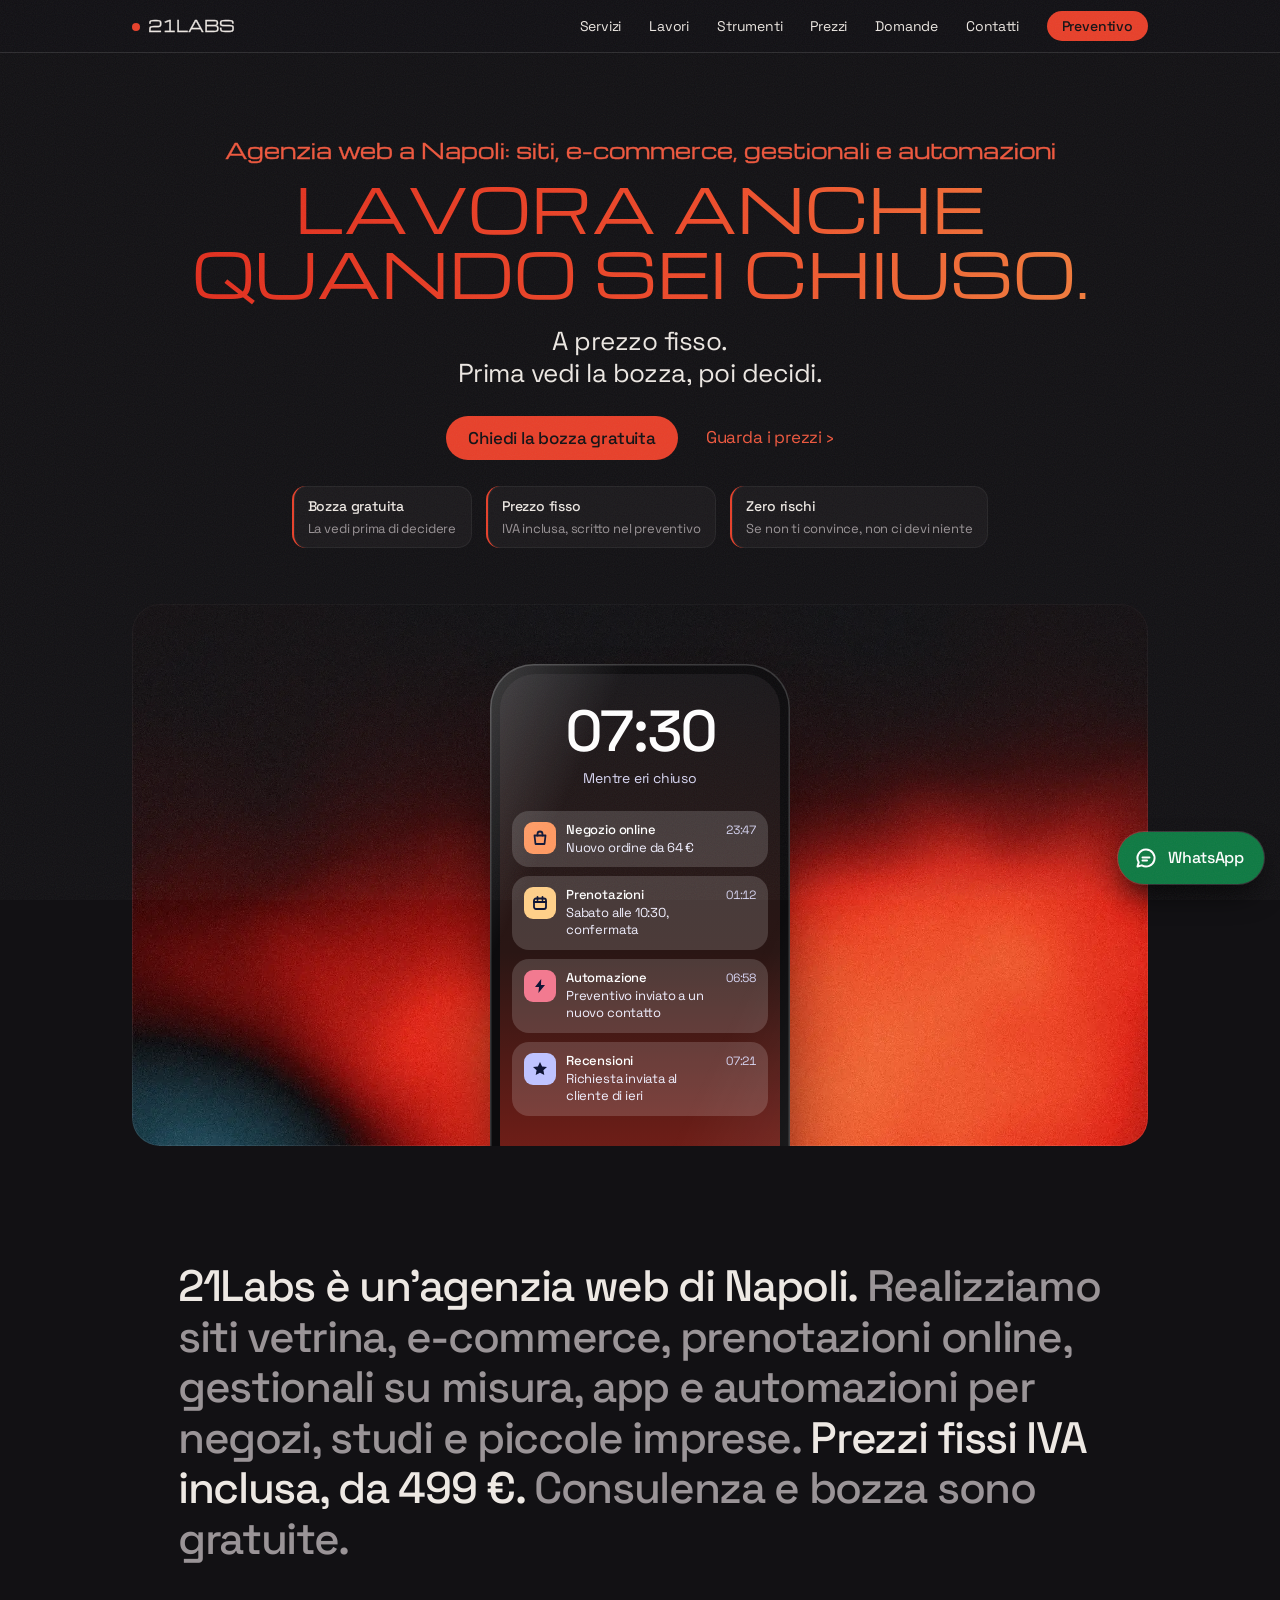
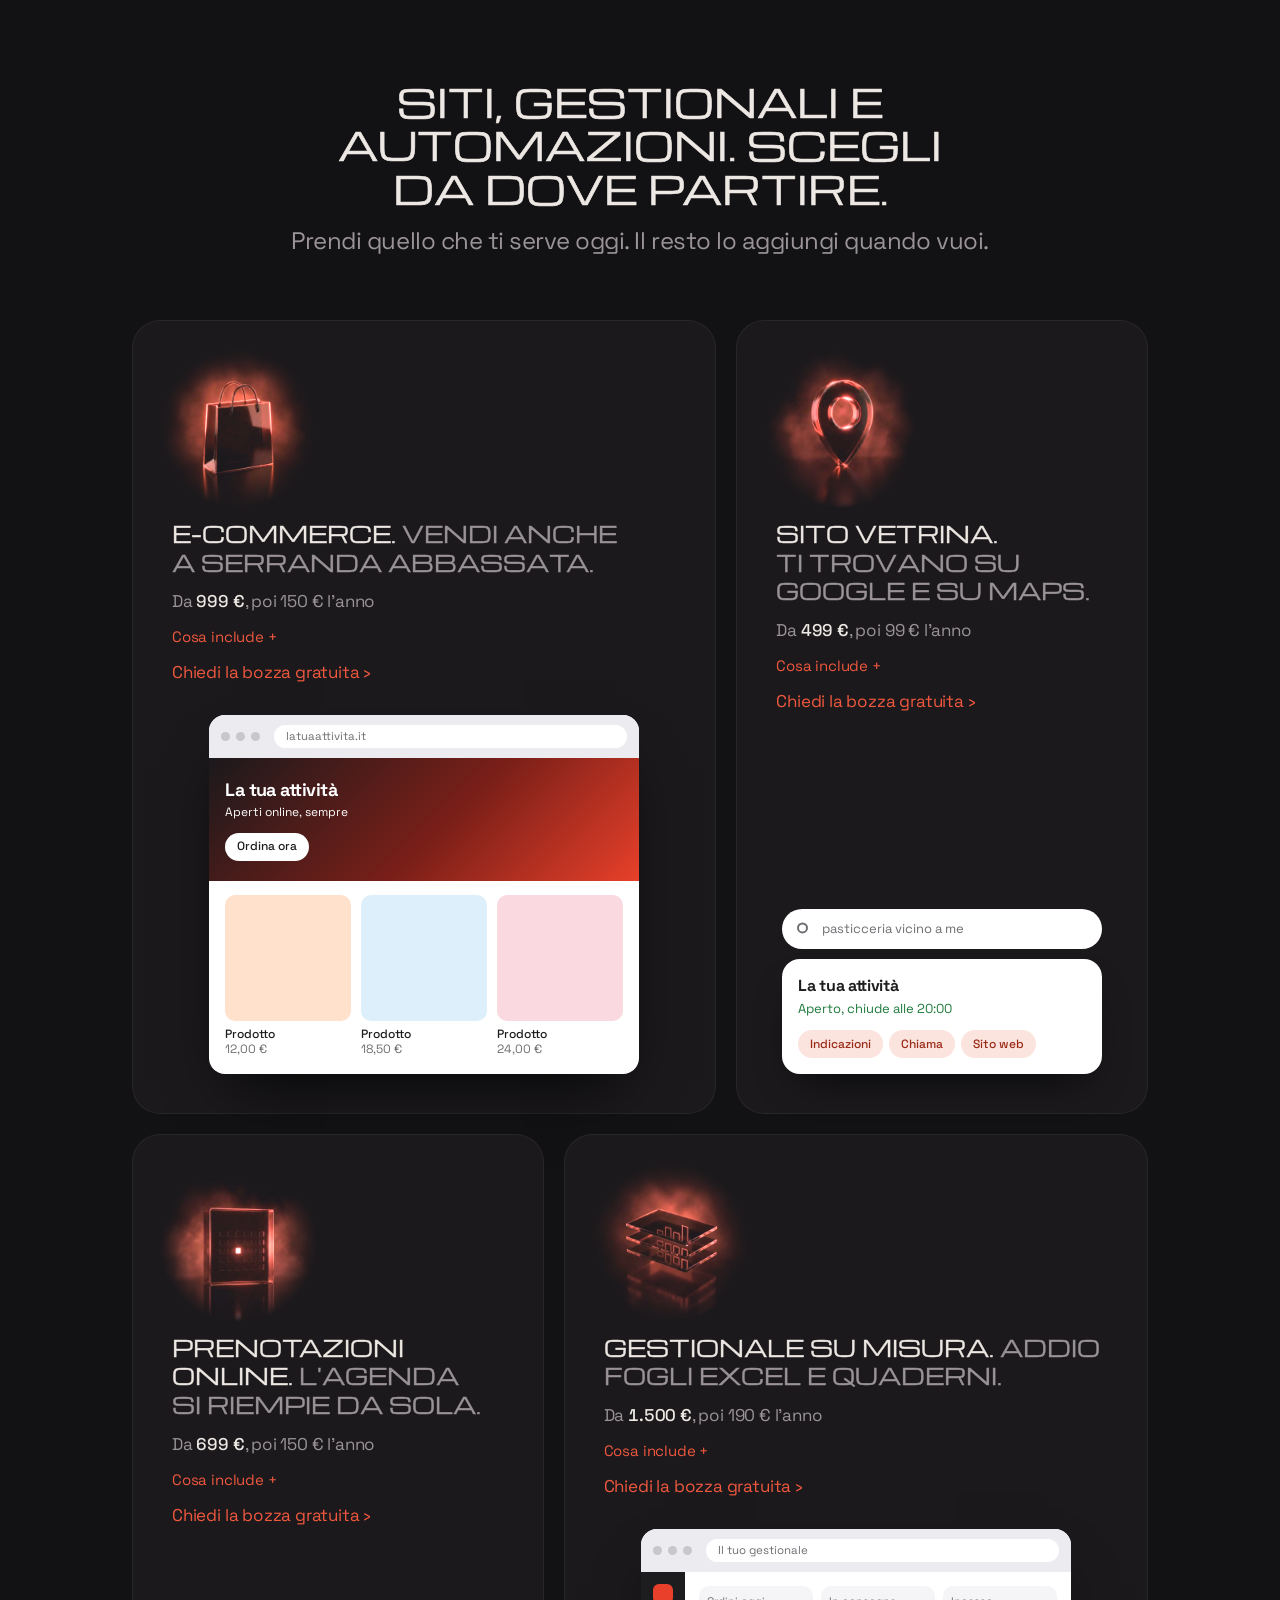
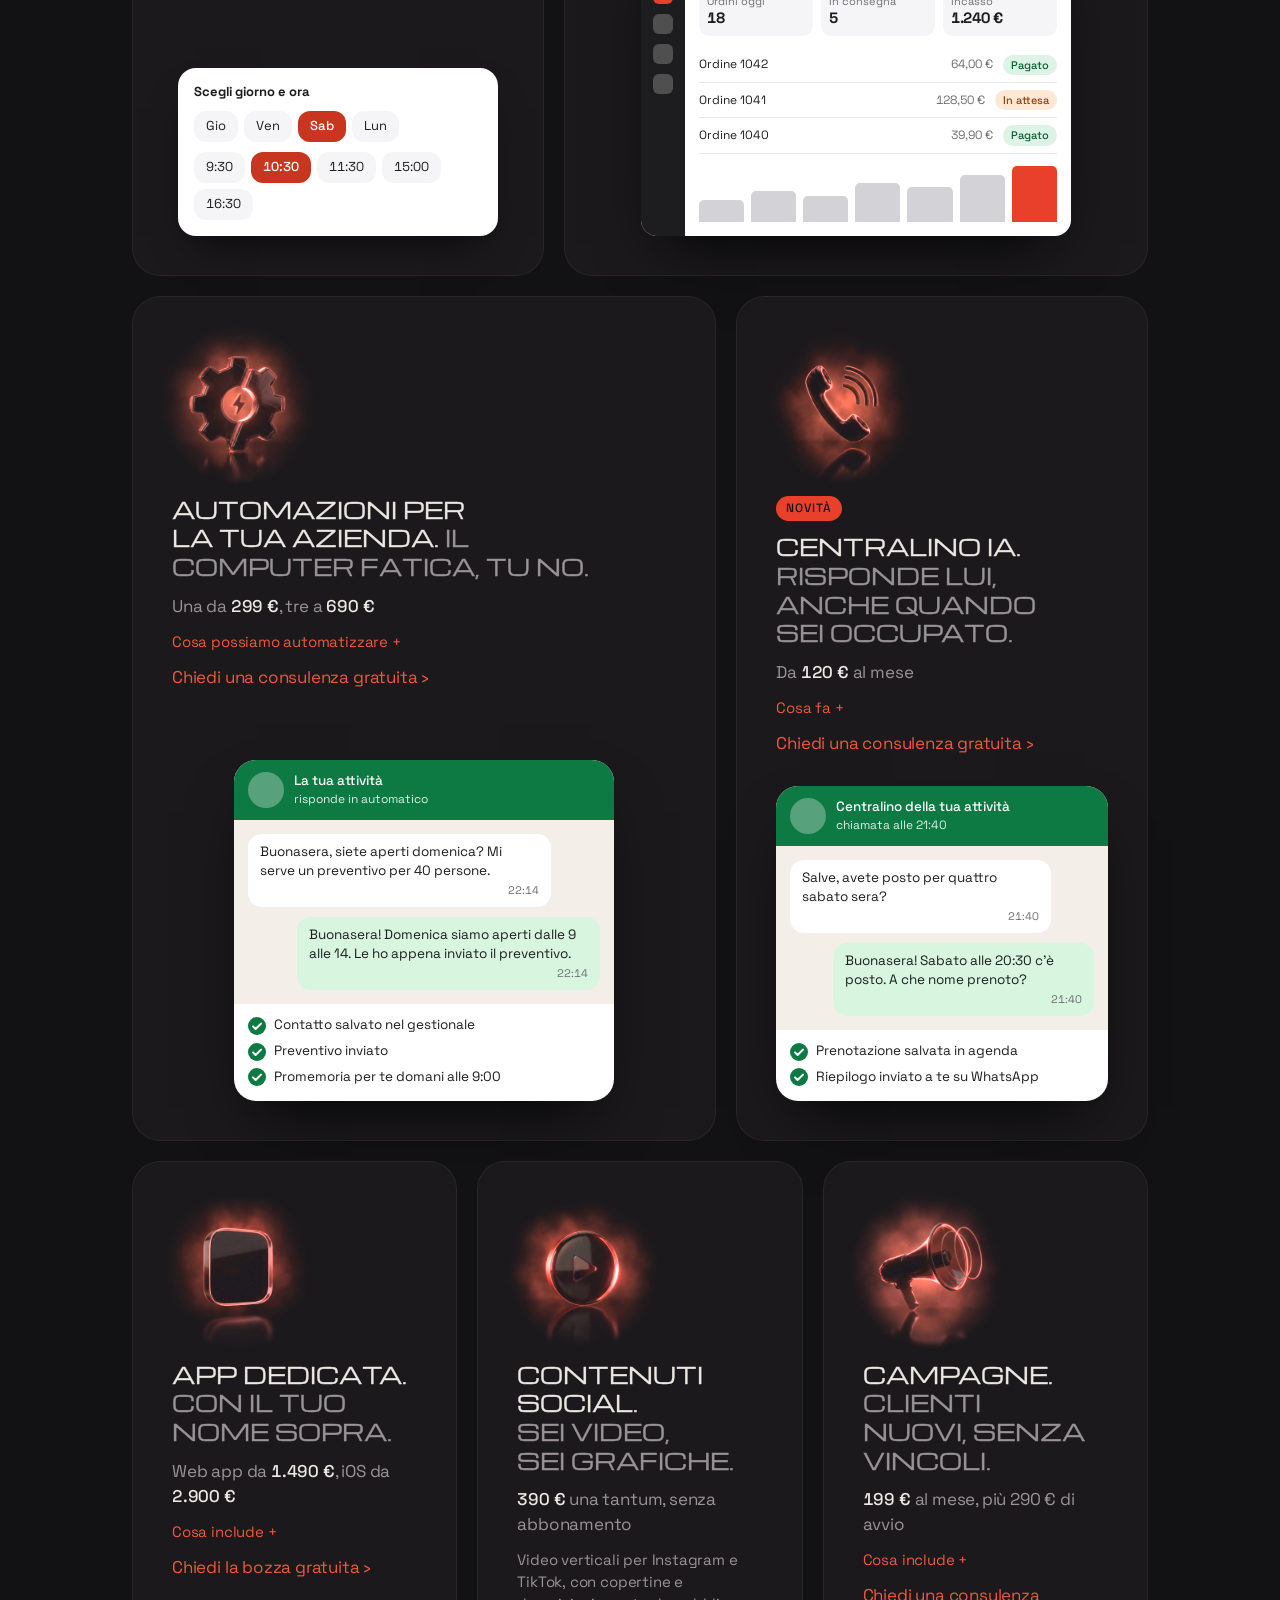
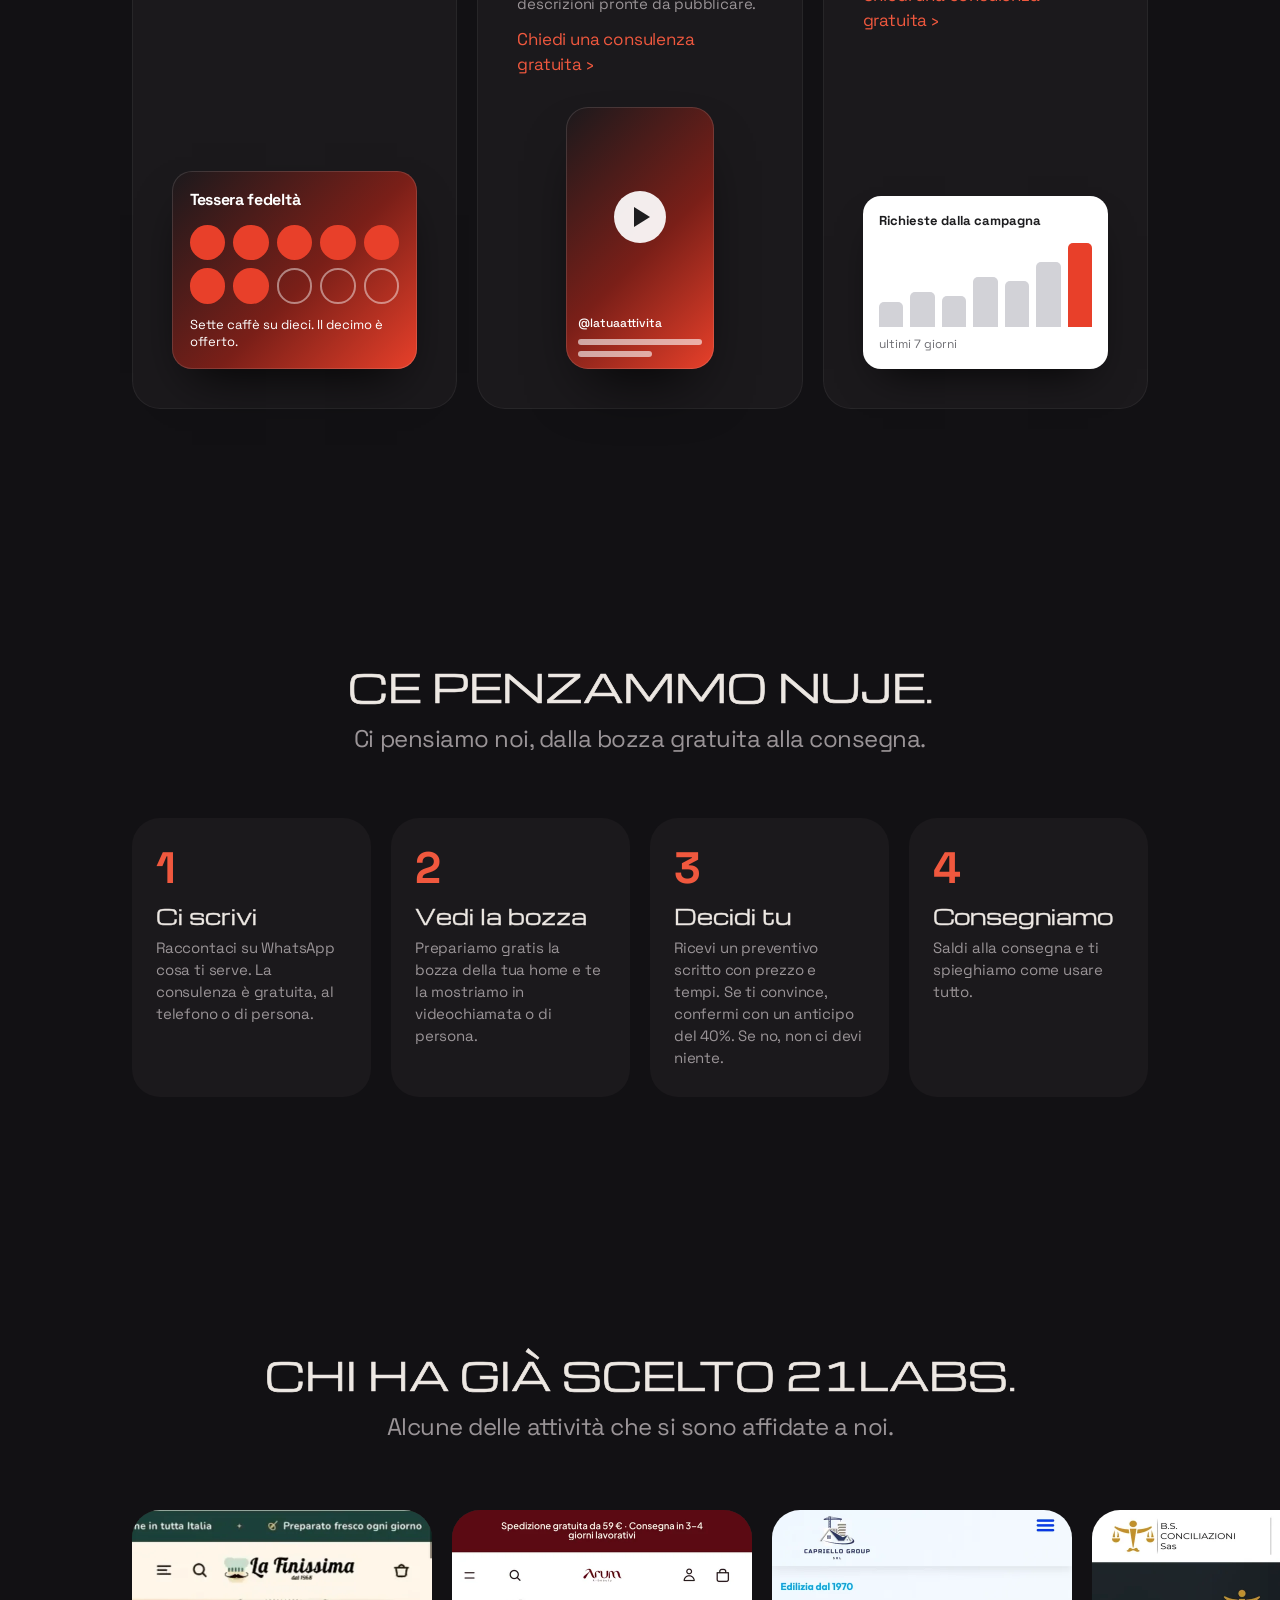
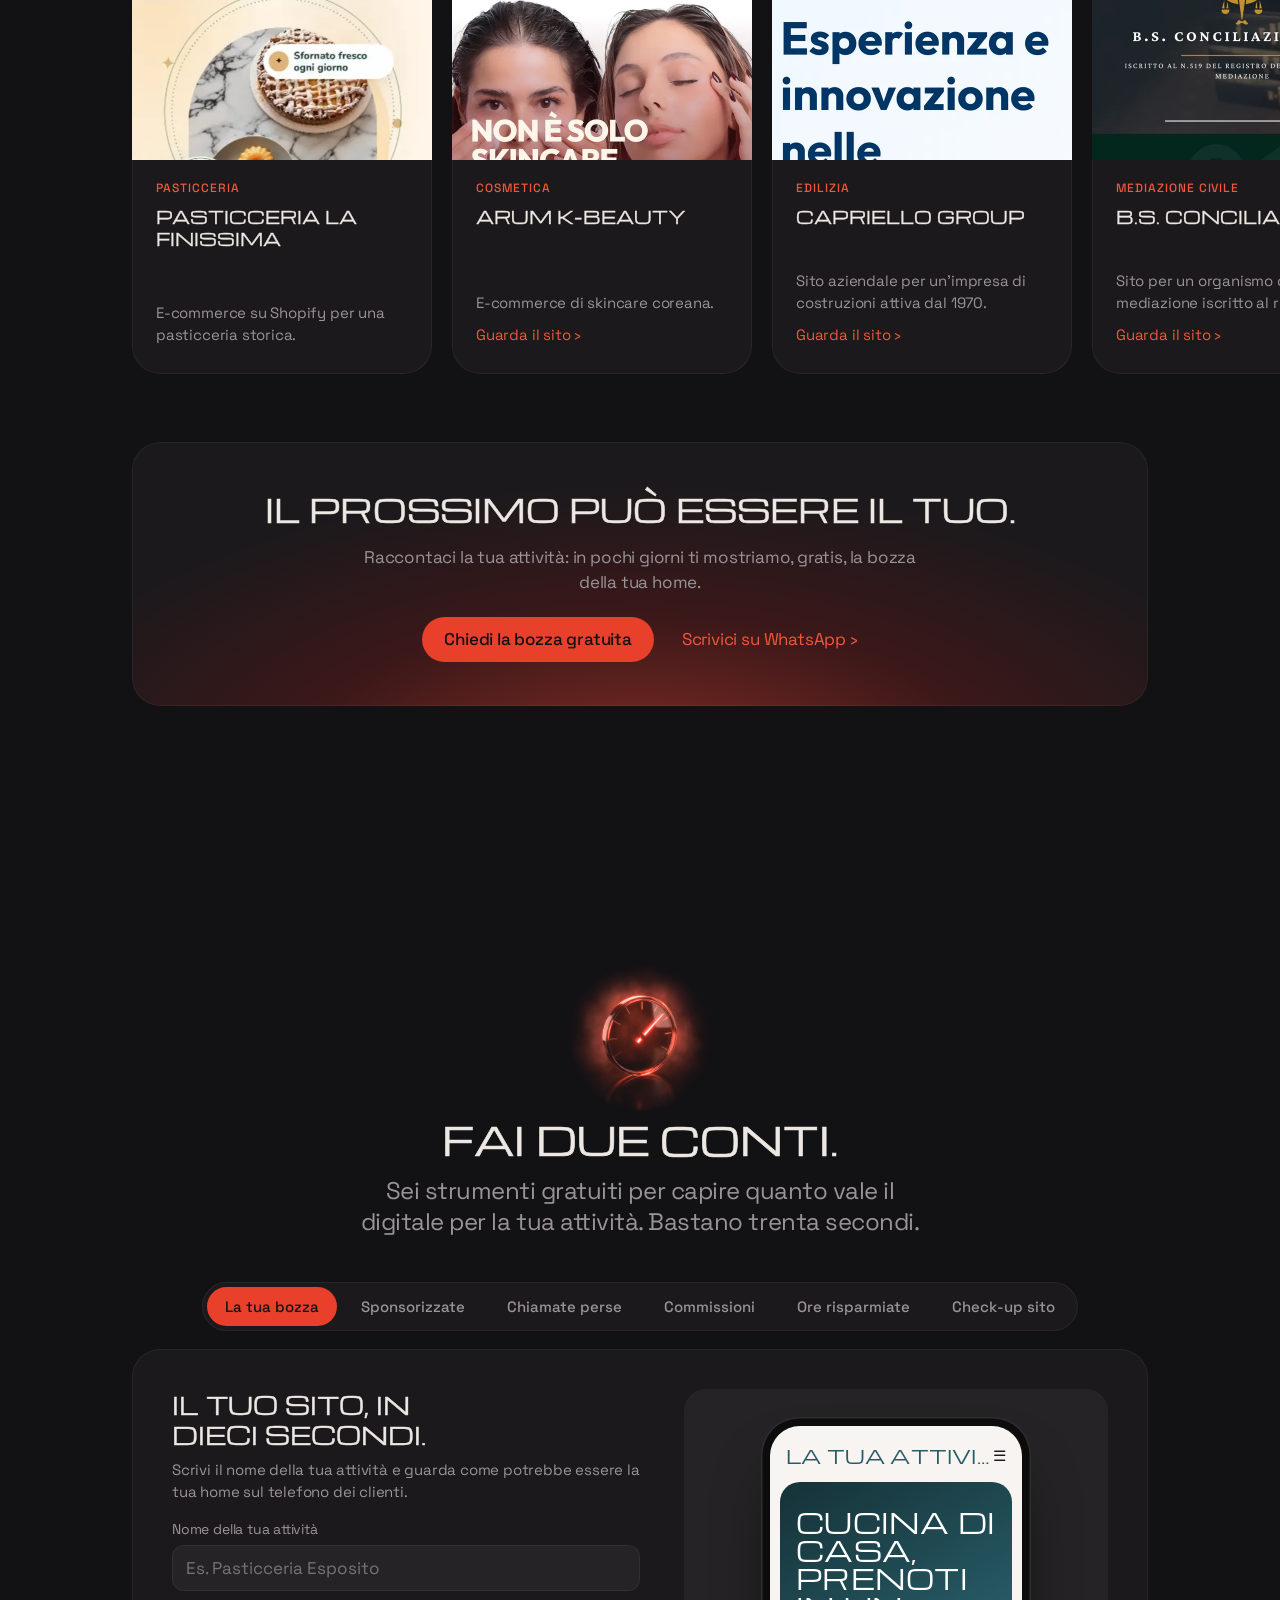
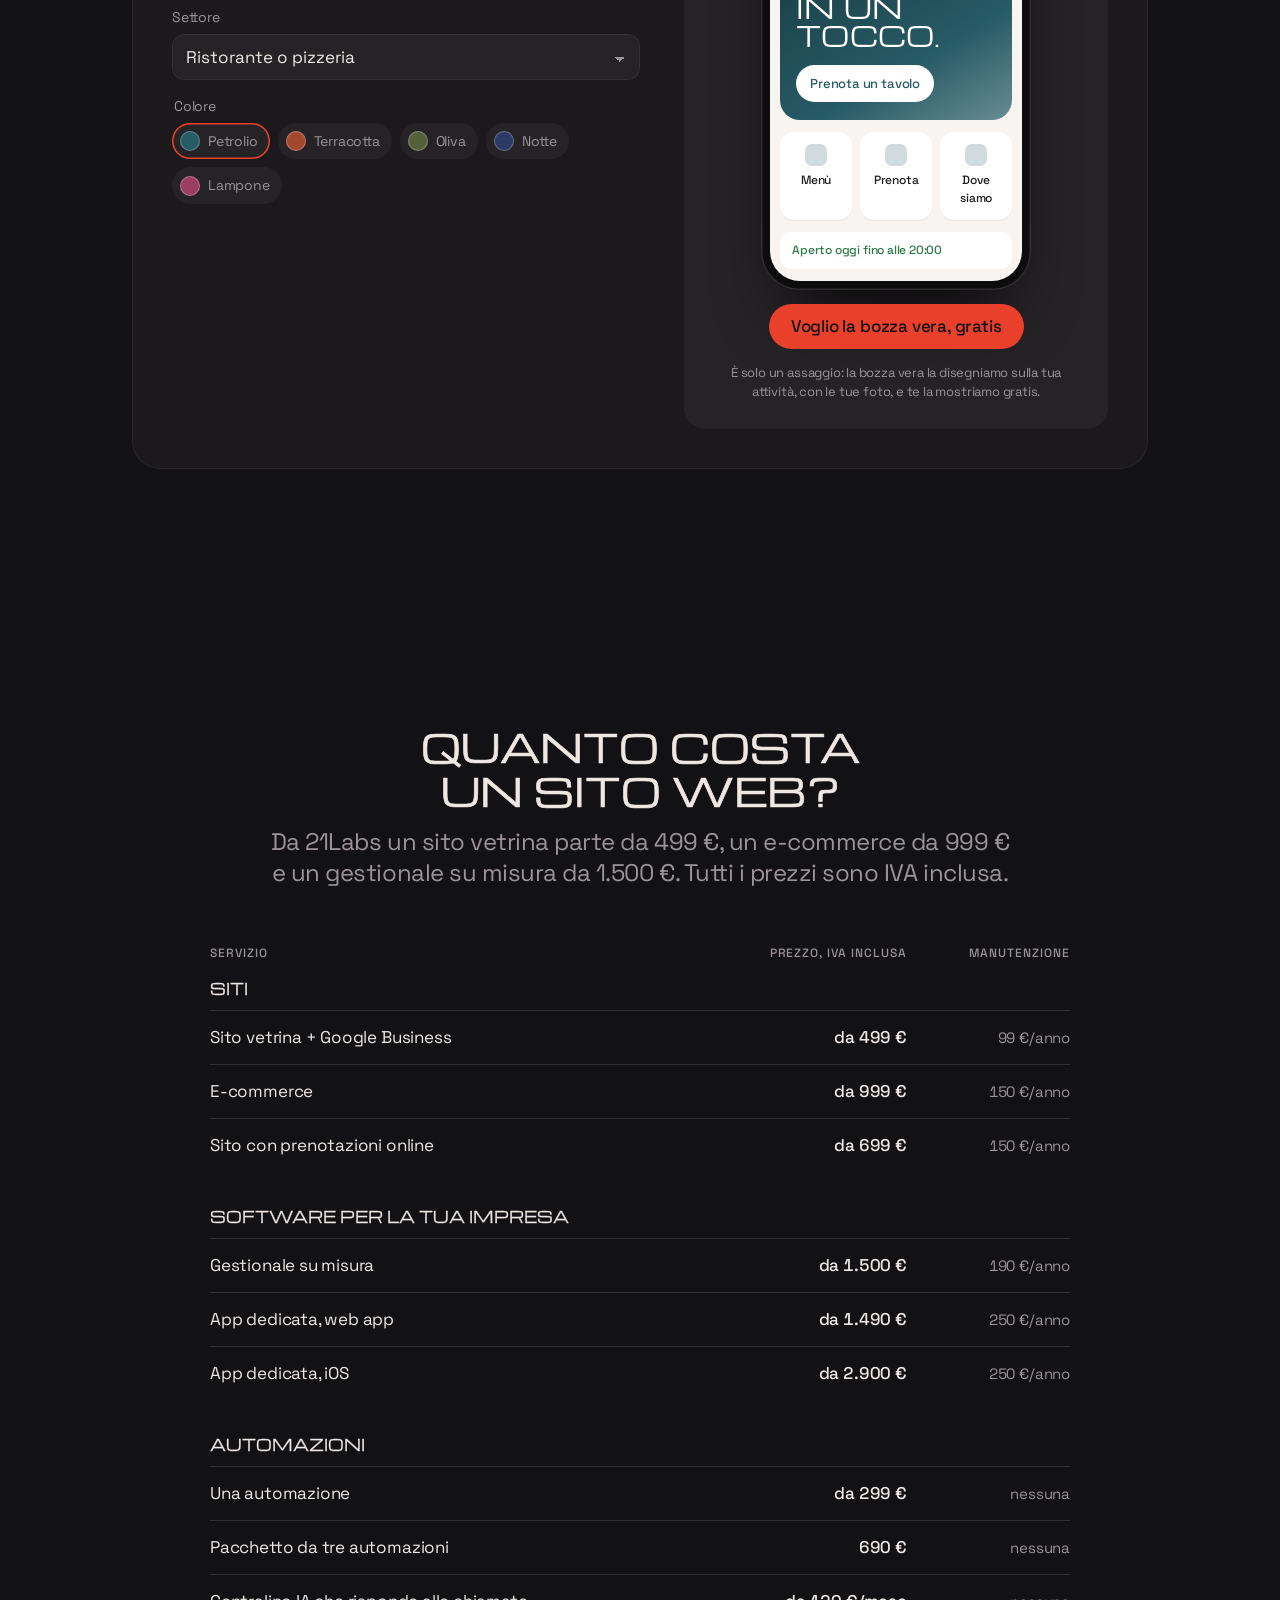
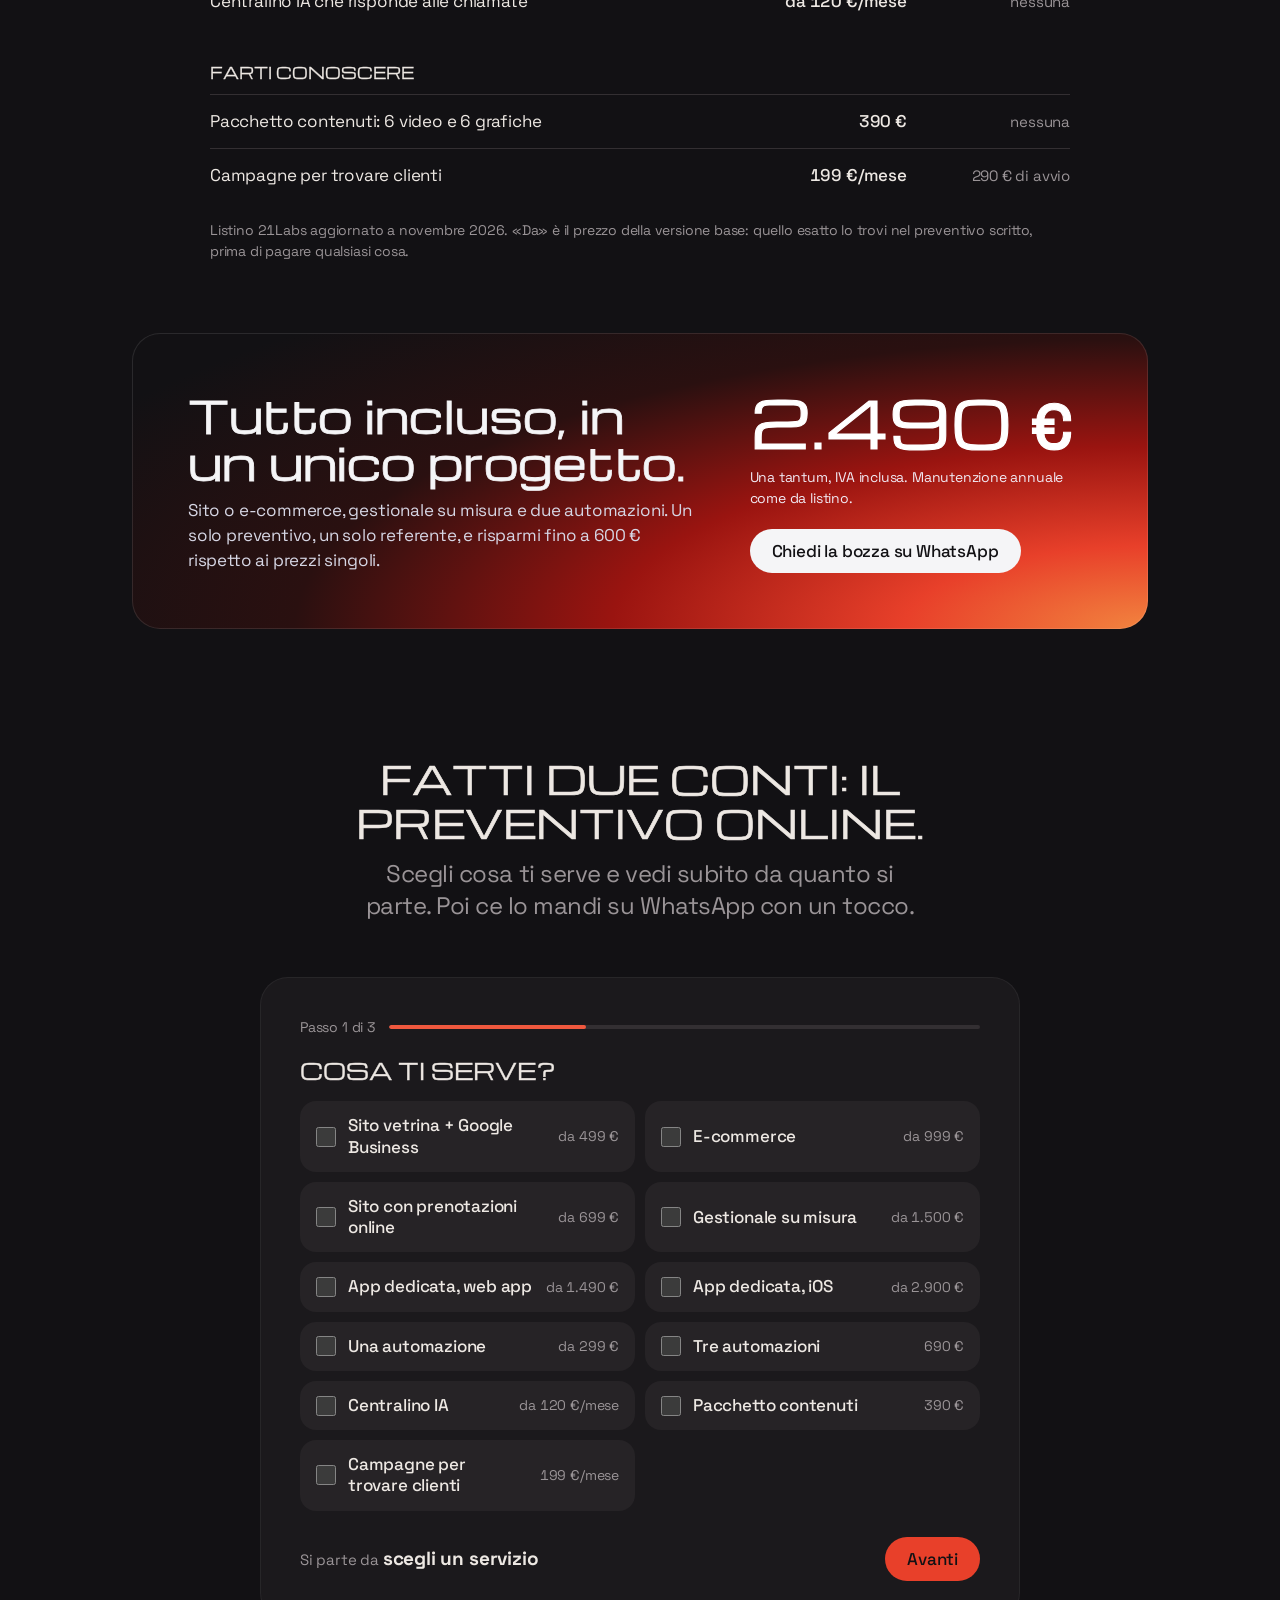
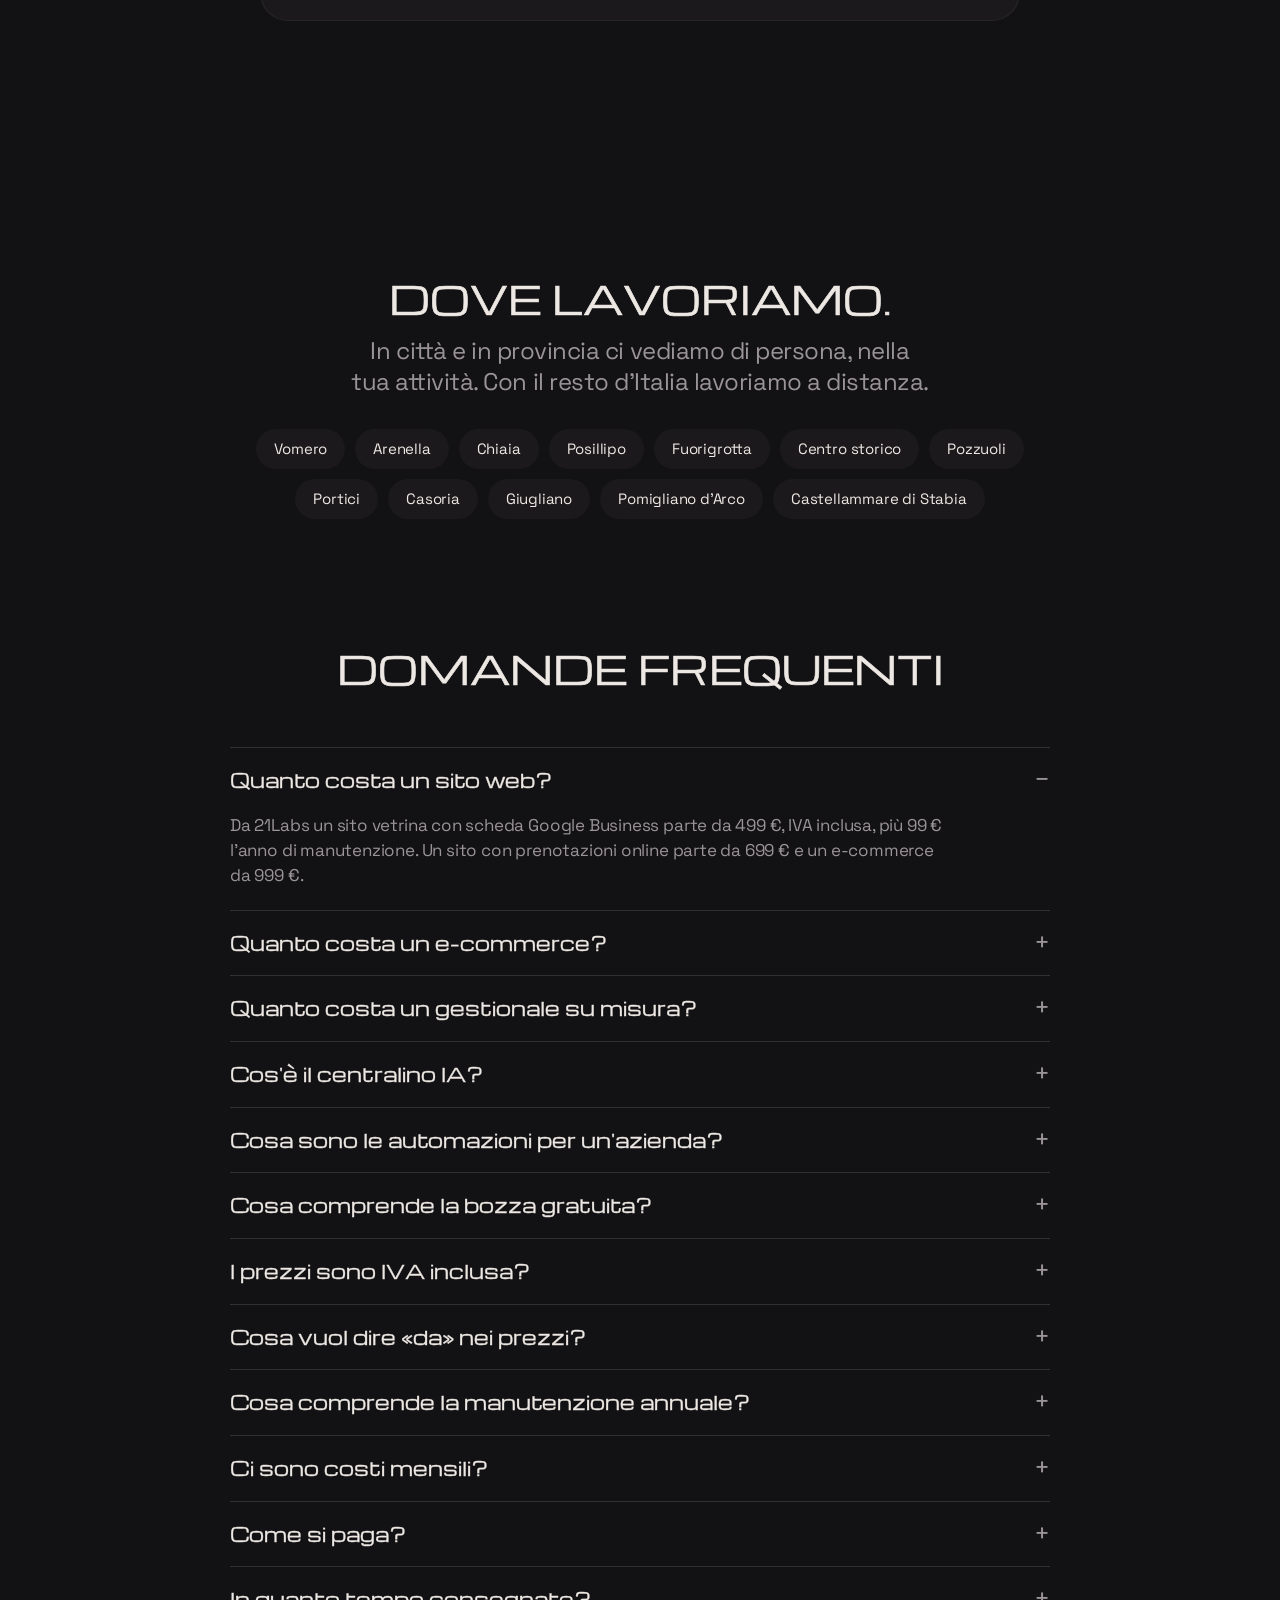
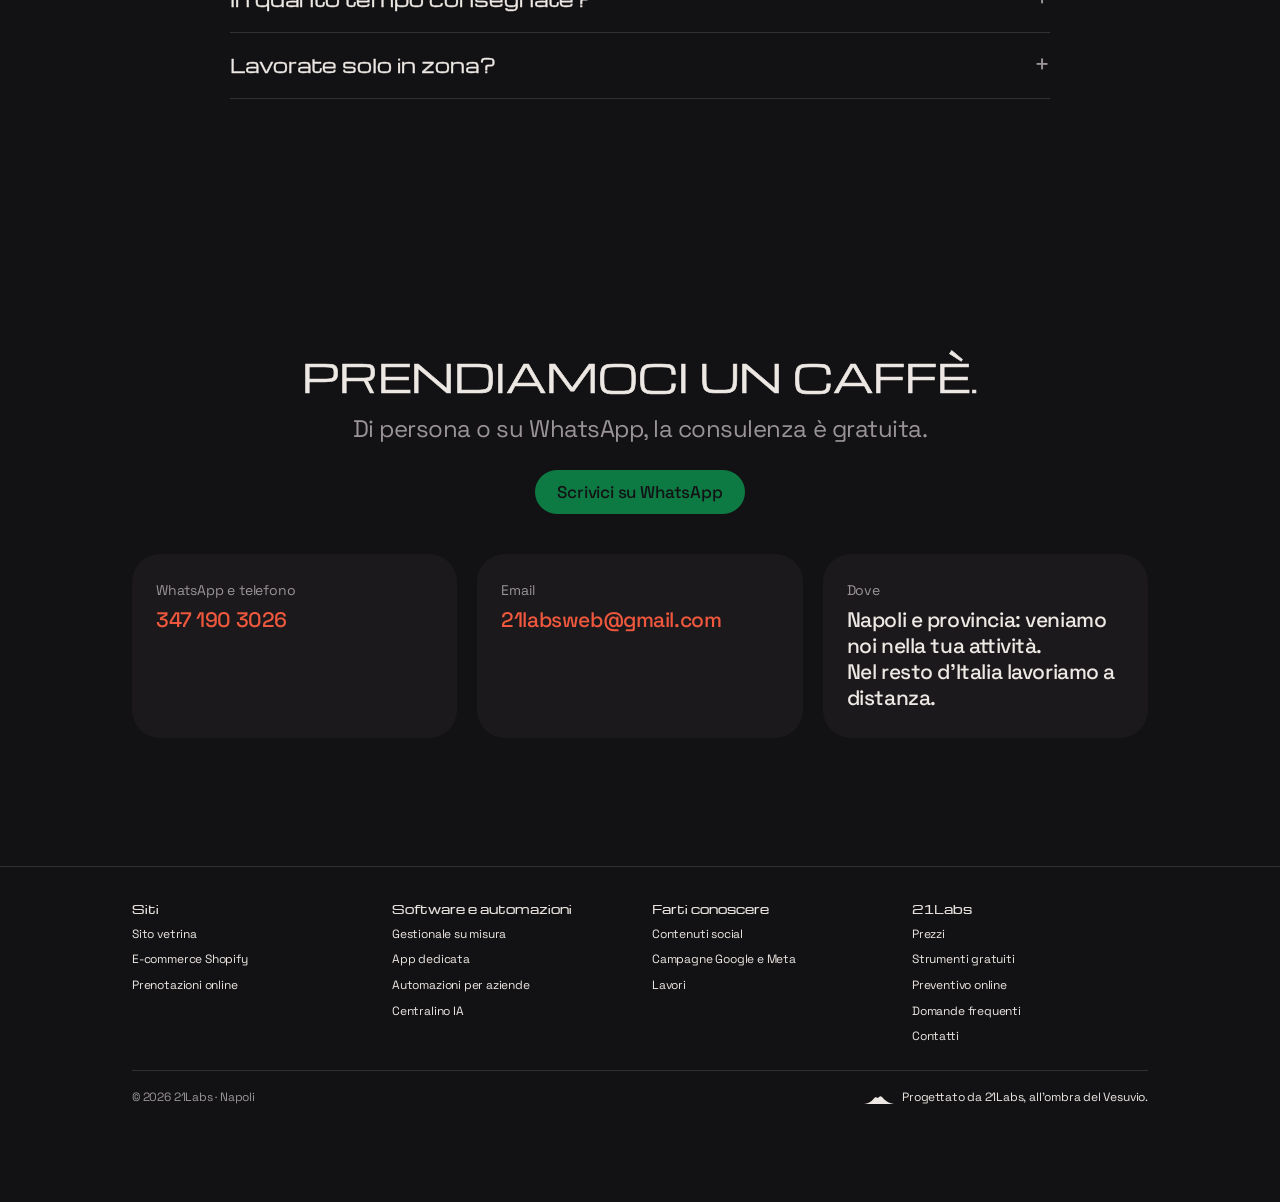
<file: 21labs-sito/index.html>
<!DOCTYPE html>
<html lang="it">
<head>
<meta charset="utf-8">
<meta name="viewport" content="width=device-width, initial-scale=1">
<title>Agenzia web Napoli: siti, e-commerce e gestionali | 21Labs</title>
<meta name="description" content="21Labs, agenzia web a Napoli: siti da 499 €, e-commerce da 999 €, gestionali, automazioni e centralino IA. Prezzo fisso IVA inclusa, bozza gratuita.">
<meta name="robots" content="index, follow, max-snippet:-1, max-image-preview:large">
<link rel="canonical" href="https://www.21labs.it/">
<meta name="geo.region" content="IT-NA">
<meta name="geo.placename" content="Napoli">
<meta property="og:type" content="website">
<meta property="og:site_name" content="21Labs">
<meta property="og:locale" content="it_IT">
<meta property="og:url" content="https://www.21labs.it/">
<meta property="og:title" content="21Labs, agenzia web a Napoli: siti, e-commerce, gestionali e automazioni">
<meta property="og:description" content="Siti da 499 €, e-commerce da 999 €, gestionali su misura da 1.500 €. Prezzi IVA inclusa, consulenza e bozza gratuite.">
<meta name="twitter:card" content="summary_large_image">
<meta property="og:image" content="https://www.21labs.it/media/og.jpg">
<meta property="og:image:width" content="1200">
<meta property="og:image:height" content="630">
<meta property="og:image:alt" content="21Labs, digital studio a Napoli">
<meta name="twitter:image" content="https://www.21labs.it/media/og.jpg">
<meta name="theme-color" content="#121114">
<link rel="icon" href="favicon.svg" type="image/svg+xml">
<link rel="apple-touch-icon" href="apple-touch-icon.png">

<!-- Google tag (gtag.js): incolla qui lo snippet di Google Ads / Analytics.
     I clic sui link WhatsApp inviano già l'evento "generate_lead" se gtag è presente. -->

<script>document.documentElement.className = 'js';</script>
<link rel="preload" href="media/font/Michroma-400.woff" as="font" type="font/woff" crossorigin>
<link rel="preload" href="media/font/SpaceGrotesk-400.woff" as="font" type="font/woff" crossorigin>

<script type="application/ld+json">
{
 "@context": "https://schema.org",
 "@graph": [
  {
   "@type": "ProfessionalService",
   "@id": "https://www.21labs.it/#agenzia",
   "name": "21Labs",
   "description": "Agenzia web di Napoli: siti vetrina, e-commerce, prenotazioni online, gestionali su misura, app e automazioni per negozi, studi e piccole imprese.",
   "url": "https://www.21labs.it/",
   "telephone": "+39 347 190 3026",
   "email": "21labsweb@gmail.com",
   "priceRange": "€€",
   "address": {
    "@type": "PostalAddress",
    "addressLocality": "Napoli",
    "addressRegion": "NA",
    "addressCountry": "IT"
   },
   "areaServed": [
    {
     "@type": "City",
     "name": "Napoli"
    },
    {
     "@type": "AdministrativeArea",
     "name": "Città metropolitana di Napoli"
    }
   ],
   "knowsAbout": [
    "Realizzazione siti web",
    "E-commerce Shopify",
    "Prenotazioni online",
    "Gestionali su misura",
    "App per aziende",
    "Automazioni aziendali",
    "Centralino con intelligenza artificiale",
    "Google Business Profile",
    "Google Ads"
   ],
   "contactPoint": {
    "@type": "ContactPoint",
    "contactType": "customer service",
    "telephone": "+39 347 190 3026",
    "availableLanguage": "Italian",
    "url": "https://wa.me/393471903026"
   },
   "hasOfferCatalog": {
    "@type": "OfferCatalog",
    "name": "Listino 21Labs",
    "itemListElement": [
     {
      "@type": "Offer",
      "name": "Sito vetrina + Google Business",
      "price": "499",
      "priceCurrency": "EUR",
      "priceSpecification": {
       "@type": "PriceSpecification",
       "minPrice": "499",
       "priceCurrency": "EUR",
       "valueAddedTaxIncluded": true
      },
      "areaServed": "Napoli e provincia",
      "itemOffered": {
       "@type": "Service",
       "name": "Sito vetrina + Google Business",
       "description": "Sito vetrina con scheda Google Business, tasto WhatsApp, modulo di contatto e pagine privacy e cookie. Manutenzione 99 € l'anno.",
       "provider": {
        "@id": "https://www.21labs.it/#agenzia"
       }
      }
     },
     {
      "@type": "Offer",
      "name": "E-commerce",
      "price": "999",
      "priceCurrency": "EUR",
      "priceSpecification": {
       "@type": "PriceSpecification",
       "minPrice": "999",
       "priceCurrency": "EUR",
       "valueAddedTaxIncluded": true
      },
      "areaServed": "Napoli e provincia",
      "itemOffered": {
       "@type": "Service",
       "name": "E-commerce",
       "description": "Negozio online su Shopify con pagamenti, spedizioni, pagine legali e collegamento a Google Shopping. Manutenzione 150 € l'anno.",
       "provider": {
        "@id": "https://www.21labs.it/#agenzia"
       }
      }
     },
     {
      "@type": "Offer",
      "name": "Sito con prenotazioni online",
      "price": "699",
      "priceCurrency": "EUR",
      "priceSpecification": {
       "@type": "PriceSpecification",
       "minPrice": "699",
       "priceCurrency": "EUR",
       "valueAddedTaxIncluded": true
      },
      "areaServed": "Napoli e provincia",
      "itemOffered": {
       "@type": "Service",
       "name": "Sito con prenotazioni online",
       "description": "Sito con prenotazioni online sincronizzate con Google Calendar e promemoria automatici. Manutenzione 150 € l'anno.",
       "provider": {
        "@id": "https://www.21labs.it/#agenzia"
       }
      }
     },
     {
      "@type": "Offer",
      "name": "Gestionale su misura",
      "price": "1500",
      "priceCurrency": "EUR",
      "priceSpecification": {
       "@type": "PriceSpecification",
       "minPrice": "1500",
       "priceCurrency": "EUR",
       "valueAddedTaxIncluded": true
      },
      "areaServed": "Napoli e provincia",
      "itemOffered": {
       "@type": "Service",
       "name": "Gestionale su misura",
       "description": "Gestionale su misura con moduli a scelta: clienti, ordini, magazzino, appuntamenti, preventivi. Manutenzione 190 € l'anno.",
       "provider": {
        "@id": "https://www.21labs.it/#agenzia"
       }
      }
     },
     {
      "@type": "Offer",
      "name": "App dedicata, web app",
      "price": "1490",
      "priceCurrency": "EUR",
      "priceSpecification": {
       "@type": "PriceSpecification",
       "minPrice": "1490",
       "priceCurrency": "EUR",
       "valueAddedTaxIncluded": true
      },
      "areaServed": "Napoli e provincia",
      "itemOffered": {
       "@type": "Service",
       "name": "App dedicata, web app",
       "description": "Web app con il nome dell'attività: area clienti, ordini, tessera fedeltà, catalogo per agenti. Manutenzione 250 € l'anno.",
       "provider": {
        "@id": "https://www.21labs.it/#agenzia"
       }
      }
     },
     {
      "@type": "Offer",
      "name": "App dedicata, iOS",
      "price": "2900",
      "priceCurrency": "EUR",
      "priceSpecification": {
       "@type": "PriceSpecification",
       "minPrice": "2900",
       "priceCurrency": "EUR",
       "valueAddedTaxIncluded": true
      },
      "areaServed": "Napoli e provincia",
      "itemOffered": {
       "@type": "Service",
       "name": "App dedicata, iOS",
       "description": "App iOS pubblicata su App Store. Manutenzione 250 € l'anno.",
       "provider": {
        "@id": "https://www.21labs.it/#agenzia"
       }
      }
     },
     {
      "@type": "Offer",
      "name": "Una automazione",
      "price": "299",
      "priceCurrency": "EUR",
      "priceSpecification": {
       "@type": "PriceSpecification",
       "minPrice": "299",
       "priceCurrency": "EUR",
       "valueAddedTaxIncluded": true
      },
      "areaServed": "Napoli e provincia",
      "itemOffered": {
       "@type": "Service",
       "name": "Una automazione",
       "description": "Automazione di un lavoro ripetitivo: risposte su WhatsApp, preventivi, promemoria, richieste di recensione.",
       "provider": {
        "@id": "https://www.21labs.it/#agenzia"
       }
      }
     },
     {
      "@type": "Offer",
      "name": "Pacchetto da tre automazioni",
      "price": "690",
      "priceCurrency": "EUR",
      "priceSpecification": {
       "@type": "PriceSpecification",
       "minPrice": "690",
       "priceCurrency": "EUR",
       "valueAddedTaxIncluded": true
      },
      "areaServed": "Napoli e provincia",
      "itemOffered": {
       "@type": "Service",
       "name": "Pacchetto da tre automazioni",
       "description": "Tre automazioni per l'azienda a prezzo di pacchetto.",
       "provider": {
        "@id": "https://www.21labs.it/#agenzia"
       }
      }
     },
     {
      "@type": "Offer",
      "name": "Pacchetto contenuti",
      "price": "390",
      "priceCurrency": "EUR",
      "priceSpecification": {
       "@type": "PriceSpecification",
       "minPrice": "390",
       "priceCurrency": "EUR",
       "valueAddedTaxIncluded": true
      },
      "areaServed": "Napoli e provincia",
      "itemOffered": {
       "@type": "Service",
       "name": "Pacchetto contenuti",
       "description": "Sei video verticali per Instagram e TikTok e sei grafiche, con copertine e descrizioni.",
       "provider": {
        "@id": "https://www.21labs.it/#agenzia"
       }
      }
     },
     {
      "@type": "Offer",
      "name": "Centralino IA",
      "price": "120",
      "priceCurrency": "EUR",
      "priceSpecification": {
       "@type": "PriceSpecification",
       "minPrice": "120",
       "priceCurrency": "EUR",
       "valueAddedTaxIncluded": true
      },
      "areaServed": "Napoli e provincia",
      "itemOffered": {
       "@type": "Service",
       "name": "Centralino IA che risponde alle chiamate",
       "description": "Centralino con intelligenza artificiale che risponde al telefono, dà informazioni, prende prenotazioni e invia il riepilogo su WhatsApp: da 120 € al mese.",
       "provider": {
        "@id": "https://www.21labs.it/#agenzia"
       }
      }
     },
     {
      "@type": "Offer",
      "name": "Campagne per trovare clienti",
      "price": "199",
      "priceCurrency": "EUR",
      "priceSpecification": {
       "@type": "PriceSpecification",
       "minPrice": "199",
       "priceCurrency": "EUR",
       "valueAddedTaxIncluded": true
      },
      "areaServed": "Napoli e provincia",
      "itemOffered": {
       "@type": "Service",
       "name": "Campagne per trovare clienti",
       "description": "Campagne su Google o Meta seguite ogni mese: 199 € al mese più 290 € di avvio, senza vincoli.",
       "provider": {
        "@id": "https://www.21labs.it/#agenzia"
       }
      }
     },
     {
      "@type": "Offer",
      "name": "Tutto incluso",
      "price": "2490",
      "priceCurrency": "EUR",
      "priceSpecification": {
       "@type": "PriceSpecification",
       "minPrice": "2490",
       "priceCurrency": "EUR",
       "valueAddedTaxIncluded": true
      },
      "areaServed": "Napoli e provincia",
      "itemOffered": {
       "@type": "Service",
       "name": "Tutto incluso",
       "description": "Sito o e-commerce, gestionale su misura e due automazioni in un unico progetto.",
       "provider": {
        "@id": "https://www.21labs.it/#agenzia"
       }
      }
     }
    ]
   }
  },
  {
   "@type": "WebSite",
   "@id": "https://www.21labs.it/#sito",
   "url": "https://www.21labs.it/",
   "name": "21Labs",
   "inLanguage": "it-IT",
   "publisher": {
    "@id": "https://www.21labs.it/#agenzia"
   }
  },
  {
   "@type": "FAQPage",
   "@id": "https://www.21labs.it/#domande",
   "inLanguage": "it-IT",
   "mainEntity": [
    {
     "@type": "Question",
     "name": "Quanto costa un sito web?",
     "acceptedAnswer": {
      "@type": "Answer",
      "text": "Da 21Labs un sito vetrina con scheda Google Business parte da 499 €, IVA inclusa, più 99 € l'anno di manutenzione. Un sito con prenotazioni online parte da 699 € e un e-commerce da 999 €."
     }
    },
    {
     "@type": "Question",
     "name": "Quanto costa un e-commerce?",
     "acceptedAnswer": {
      "@type": "Answer",
      "text": "Un e-commerce su Shopify parte da 999 € una tantum, IVA inclusa, più 150 € l'anno di manutenzione. Il canone di Shopify si paga a parte, direttamente a Shopify."
     }
    },
    {
     "@type": "Question",
     "name": "Quanto costa un gestionale su misura?",
     "acceptedAnswer": {
      "@type": "Answer",
      "text": "Un gestionale su misura parte da 1.500 € una tantum, IVA inclusa, più 190 € l'anno di manutenzione. Il prezzo esatto dipende dai moduli che scegli: clienti, ordini, magazzino, appuntamenti, preventivi."
     }
    },
    {
     "@type": "Question",
     "name": "Cos'è il centralino IA?",
     "acceptedAnswer": {
      "@type": "Answer",
      "text": "È un assistente con intelligenza artificiale che risponde al telefono al posto tuo quando sei occupato o chiuso: dà orari e informazioni, prende prenotazioni e appuntamenti e ti manda su WhatsApp il riepilogo di ogni chiamata. Parte da 120 € al mese."
     }
    },
    {
     "@type": "Question",
     "name": "Cosa sono le automazioni per un'azienda?",
     "acceptedAnswer": {
      "@type": "Answer",
      "text": "Sono piccoli programmi che fanno da soli i lavori ripetitivi: rispondere su WhatsApp a chi chiede informazioni, inviare preventivi, mandare i promemoria degli appuntamenti, chiedere una recensione su Google dopo l'acquisto. Una automazione parte da 299 €, tre costano 690 €."
     }
    },
    {
     "@type": "Question",
     "name": "Cosa comprende la bozza gratuita?",
     "acceptedAnswer": {
      "@type": "Answer",
      "text": "La home del tuo sito, oppure la schermata principale del gestionale o dell'app. Te la mostriamo in videochiamata o di persona e non ti impegna a niente."
     }
    },
    {
     "@type": "Question",
     "name": "I prezzi sono IVA inclusa?",
     "acceptedAnswer": {
      "@type": "Answer",
      "text": "Sì, tutti i prezzi che leggi in questa pagina sono IVA inclusa."
     }
    },
    {
     "@type": "Question",
     "name": "Cosa vuol dire «da» nei prezzi?",
     "acceptedAnswer": {
      "@type": "Answer",
      "text": "È il prezzo della versione base. Dopo la consulenza ricevi un preventivo scritto con il prezzo esatto, e solo allora decidi."
     }
    },
    {
     "@type": "Question",
     "name": "Cosa comprende la manutenzione annuale?",
     "acceptedAnswer": {
      "@type": "Answer",
      "text": "Hosting dove previsto, aggiornamenti, backup e assistenza. Modifiche ai contenuti e nuove funzioni si pagano a parte: 149 € per un pacchetto di 5 ore."
     }
    },
    {
     "@type": "Question",
     "name": "Ci sono costi mensili?",
     "acceptedAnswer": {
      "@type": "Answer",
      "text": "Solo per due servizi: le campagne pubblicitarie, 199 € al mese senza vincoli, e il centralino IA, da 120 € al mese. Per l'e-commerce il canone di Shopify si paga direttamente a Shopify. Tutto il resto è una tantum, più la manutenzione annuale."
     }
    },
    {
     "@type": "Question",
     "name": "Come si paga?",
     "acceptedAnswer": {
      "@type": "Answer",
      "text": "40% di anticipo alla conferma del preventivo, saldo alla consegna."
     }
    },
    {
     "@type": "Question",
     "name": "In quanto tempo consegnate?",
     "acceptedAnswer": {
      "@type": "Answer",
      "text": "I tempi li scriviamo nel preventivo, prima dell'anticipo, così sai la data di consegna prima di partire."
     }
    },
    {
     "@type": "Question",
     "name": "Lavorate solo in zona?",
     "acceptedAnswer": {
      "@type": "Answer",
      "text": "Lavoriamo soprattutto con attività di Napoli e provincia, dove possiamo vederci di persona. Con il resto d'Italia lavoriamo a distanza."
     }
    }
   ]
  }
 ]
}
</script>

<style>
:root {
  /* Layout: pagina nera alla Apple. Titoli grandi al centro, tessere grigio scuro con testo a sinistra.
     L'azzurro e l'alba sul Vesuvio portano la città senza nominarla a ogni riga. */
  --nero: #121114;
  --tessera: #1B191C;
  --rilievo: #262326;
  --testo: #EDE8E3;
  --grigio: #9A9497;
  --linea: #332F32;
  --azzurro: #F0583E;
  --pillola: #E8402A;
  --alba: linear-gradient(100deg, #E02A1C 0%, #EE4A2A 55%, #F2843F 100%);
  --verde-wa: #0E7A43;
  /* le schermate disegnate dentro le tessere restano chiare, come schermate vere */
  --ui-carta: #FFFFFF;
  --ui-testo: #1D1D1F;
  --ui-grigio: #6E6E73;
  --ui-velo: #F5F5F7;
  --ui-azzurro: #006BB6;
  --font: "Space Grotesk", -apple-system, BlinkMacSystemFont, "Segoe UI", Roboto, sans-serif;
  --titoli: "Michroma", "Space Grotesk", sans-serif;
  --petrolio: #275B66;
  color-scheme: dark;
}

*, *::before, *::after { box-sizing: border-box; }
html { scroll-behavior: smooth; -webkit-text-size-adjust: 100%; background: var(--nero); }
body {
  margin: 0; background: var(--nero); color: var(--testo);
  font-family: var(--font); font-size: 17px; line-height: 1.47; letter-spacing: -0.011em;
  -webkit-font-smoothing: antialiased;
}
h1, h2, h3, h4, p, ul, ol, dl, dd, figure, fieldset, table { margin: 0; }
ul, ol { padding: 0; list-style: none; }
fieldset { border: 0; padding: 0; min-width: 0; }
h2, h3 { font-weight: 700; letter-spacing: -0.03em; line-height: 1.08; text-wrap: balance; }
a { color: var(--azzurro); text-decoration: none; }
a:hover { text-decoration: underline; text-underline-offset: 3px; }
:focus-visible { outline: 3px solid var(--azzurro); outline-offset: 3px; border-radius: 8px; }
[id] { scroll-margin-top: 72px; }
.wrap { max-width: 1080px; margin-inline: auto; padding-inline: clamp(16px, 4vw, 32px); }

.pillola {
  display: inline-flex; align-items: center; justify-content: center; gap: 8px;
  background: var(--pillola); color: #fff; border: 0; border-radius: 980px; cursor: pointer;
  padding: 12px 22px; font: 500 17px/1.2 var(--font); letter-spacing: -0.011em; text-align: center;
}
.pillola:hover { background: #2F6E7B; text-decoration: none; }
.pillola.piccola { padding: 7px 15px; font-size: 14px; }
.pillola.bianca { background: #F5F5F7; color: #1D1D1F; }
.pillola.bianca:hover { background: #FFFFFF; }
.pillola.verde { background: var(--verde-wa); }
.pillola.verde:hover { background: #109552; }
.freccia::after { content: " ›"; }

/* ---------- Barra ---------- */
.barra {
  position: sticky; top: 0; z-index: 20; background: rgba(32, 29, 28, 0.78);
  -webkit-backdrop-filter: saturate(180%) blur(20px); backdrop-filter: saturate(180%) blur(20px);
  border-bottom: 1px solid rgba(255, 255, 255, 0.12);
}
.barra .wrap { display: flex; align-items: center; justify-content: space-between; gap: 16px; height: 52px; }
.logo { font-weight: 700; font-size: 21px; letter-spacing: -0.04em; color: var(--testo); }
.logo:hover { text-decoration: none; }
.logo span { color: var(--azzurro); }
.menu { display: flex; align-items: center; gap: 28px; font-size: 14px; }
.menu a:not(.pillola) { color: var(--testo); }

/* ---------- Apertura ---------- */
.hero { padding-top: clamp(44px, 7vw, 84px); text-align: center; }
.hero h1 { font-size: clamp(15px, 1.9vw, 21px); font-weight: 600; letter-spacing: -0.012em; line-height: 1.3; color: var(--azzurro); }
.hero .motto {
  font-size: clamp(40px, 8.4vw, 88px); font-weight: 700; letter-spacing: -0.04em; line-height: 1.05; margin-top: 12px; padding-bottom: 0.08em; text-wrap: balance;
  color: #FF9A62; background: var(--alba); -webkit-background-clip: text; background-clip: text; -webkit-text-fill-color: transparent;
}
.hero .sotto { font-size: clamp(19px, 2.4vw, 26px); letter-spacing: -0.02em; line-height: 1.25; margin: 14px auto 0; max-width: 26em; text-wrap: balance; color: var(--testo); }
.hero .azioni { display: flex; flex-wrap: wrap; justify-content: center; align-items: center; gap: 14px 28px; margin-top: 26px; }

.scena {
  position: relative; overflow: hidden; border-radius: 28px; margin-top: clamp(36px, 5vw, 56px);
  padding: clamp(36px, 5vw, 60px) 16px 0; display: grid; justify-items: center; color: #fff; text-align: left;
  background: linear-gradient(180deg, #0B0A0A 0%, #121515 35%, #16292C 62%, #1F4750 84%, #3E8796 100%);
  box-shadow: inset 0 0 0 1px rgba(255, 255, 255, 0.08);
  perspective: 1400px;
}
.scena::before {
  content: ""; position: absolute; inset: 0 0 45% 0; z-index: 1; pointer-events: none;
  background: linear-gradient(180deg, rgba(0, 0, 0, 0.72) 0%, rgba(0, 0, 0, 0.35) 55%, rgba(0, 0, 0, 0) 100%);
}
.scena-video { position: absolute; inset: 0; width: 100%; height: 100%; object-fit: cover; z-index: 0; pointer-events: none; }
.telefono { position: relative; z-index: 2; width: min(300px, 100%); margin-bottom: -44px; }
.telefono-corpo {
  position: relative; border-radius: 44px; padding: 10px; background: #090C22;
  box-shadow: 0 60px 90px -30px rgba(0, 0, 0, 0.9), inset 0 0 0 1.5px rgba(255, 255, 255, 0.18);
  transform: rotateX(var(--rx, 0deg)) rotateY(var(--ry, 0deg)); transform-origin: 50% 60%;
  transition: transform 0.25s ease-out; will-change: transform;
  animation: entra3d 1.5s cubic-bezier(0.16, 0.84, 0.24, 1) backwards;
}
.telefono-corpo::after {
  content: ""; position: absolute; inset: 0; border-radius: inherit; pointer-events: none;
  background: linear-gradient(115deg, rgba(255, 255, 255, 0.2) 0%, rgba(255, 255, 255, 0) 26%, rgba(255, 255, 255, 0) 74%, rgba(255, 255, 255, 0.07) 100%);
}
@keyframes entra3d { from { transform: rotateX(34deg) rotateY(-28deg) translateY(60px) scale(0.9); opacity: 0; } }
.schermo { border-radius: 35px; padding: 28px 12px 64px; background: linear-gradient(180deg, #151818 0%, #1A3238 55%, #2D6A77 100%); }
.ora { font-size: 58px; font-weight: 600; letter-spacing: -0.04em; line-height: 1; text-align: center; font-variant-numeric: tabular-nums; }
.giorno { text-align: center; font-size: 14px; color: #DAD8F5; margin-top: 8px; }
.notifiche { display: grid; gap: 9px; margin-top: 22px; }
.notifica {
  display: grid; grid-template-columns: 32px minmax(0, 1fr) auto; gap: 10px; align-items: start;
  background: rgba(255, 255, 255, 0.16); border-radius: 17px; padding: 11px 12px;
  animation: arriva 0.55s cubic-bezier(0.2, 0.8, 0.2, 1) both; animation-delay: calc(var(--i) * 0.4s + 0.9s);
}
.notifica .icona { width: 32px; height: 32px; border-radius: 9px; display: grid; place-items: center; background: var(--c); }
.notifica .icona svg { width: 18px; height: 18px; }
.notifica b { display: block; font-size: 13px; font-weight: 600; line-height: 1.3; }
.notifica p { font-size: 13px; line-height: 1.35; color: #F1F0FF; }
.notifica time { font-size: 12px; color: #D5D3F0; font-variant-numeric: tabular-nums; }
@keyframes arriva { from { opacity: 0; transform: translateY(16px) scale(0.97); } to { opacity: 1; transform: none; } }

/* ---------- Manifesto ---------- */
.manifesto { padding-block: clamp(56px, 9vw, 120px); }
.manifesto p { font-size: clamp(24px, 3.7vw, 44px); font-weight: 600; letter-spacing: -0.03em; line-height: 1.15; color: var(--grigio); max-width: 21em; margin-inline: auto; }
.manifesto strong { color: var(--testo); font-weight: 600; }

/* ---------- Sezioni ---------- */
.sezione { padding-block: clamp(64px, 10vw, 128px); }
.testa { text-align: center; max-width: 780px; margin-inline: auto; }
.testa h2 { font-size: clamp(32px, 5.8vw, 56px); }
.testa p { font-size: clamp(19px, 2.2vw, 24px); letter-spacing: -0.02em; line-height: 1.3; color: var(--grigio); margin-top: 14px; text-wrap: balance; }

/* ---------- Tessere dei servizi ---------- */
.bento { display: grid; grid-template-columns: repeat(12, minmax(0, 1fr)); gap: 20px; margin-top: clamp(36px, 5vw, 64px); }
.tessera { background: var(--tessera); border-radius: 28px; padding: clamp(24px, 3.4vw, 40px); display: flex; flex-direction: column; gap: 12px; min-width: 0; }
.t7 { grid-column: span 7; } .t5 { grid-column: span 5; } .t6 { grid-column: span 6; } .t4 { grid-column: span 4; }
.tessera .novita { align-self: flex-start; font-size: 12px; font-weight: 600; letter-spacing: 0.04em; text-transform: uppercase; color: #10201F; background: linear-gradient(90deg, #8CC6D0, #3E8796); border-radius: 980px; padding: 4px 10px; }
.tessera .oggetto { width: 160px; height: 160px; object-fit: contain; mix-blend-mode: screen; margin: -12px 0 0 -14px; filter: brightness(1.2); -webkit-mask-image: radial-gradient(closest-side, #000 62%, transparent 100%); mask-image: radial-gradient(closest-side, #000 62%, transparent 100%); }
.tessera h3 { font-size: clamp(25px, 3.1vw, 34px); }
.tessera h3 span { color: var(--grigio); }
.tessera .costo { font-size: 17px; color: var(--grigio); }
.tessera .costo strong { color: var(--testo); font-weight: 600; font-variant-numeric: tabular-nums; }
.tessera .descr { font-size: 15px; color: var(--grigio); }
.tessera details { font-size: 15px; }
.tessera summary { cursor: pointer; color: var(--azzurro); list-style: none; display: inline-block; }
.tessera summary::-webkit-details-marker { display: none; }
.tessera summary::after { content: " +"; }
.tessera details[open] summary::after { content: " −"; }
.tessera details ul { list-style: disc; padding-left: 1.2em; margin-top: 10px; display: grid; gap: 5px; color: var(--testo); }
.tessera details li::marker { color: var(--azzurro); }
.tessera .nota { margin-top: 10px; font-size: 13px; color: var(--grigio); }
.tessera .figura { margin-top: auto; padding-top: 18px; display: grid; place-items: center; }

/* Figure disegnate in CSS: schermate chiare su tessere scure */
.m-finestra { width: min(430px, 100%); background: var(--ui-carta); color: var(--ui-testo); border-radius: 16px; overflow: hidden; box-shadow: 0 30px 60px -24px rgba(0, 0, 0, 0.9); font-size: 12px; line-height: 1.3; letter-spacing: 0; }
.m-barra { display: flex; align-items: center; gap: 6px; padding: 10px 12px; background: #ECECF0; }
.m-barra i { width: 9px; height: 9px; border-radius: 50%; background: #C7C7CC; }
.m-barra span { margin-left: 8px; flex: 1; background: #fff; border-radius: 999px; padding: 4px 12px; color: var(--ui-grigio); font-size: 11.5px; }
.m-copertina { padding: 20px 16px; color: #fff; background: linear-gradient(120deg, #1A3238, #275B66 65%, #5FA3B2); display: grid; gap: 4px; justify-items: start; }
.m-copertina b { font-size: 18px; font-weight: 700; letter-spacing: -0.03em; }
.m-copertina em { font-style: normal; font-weight: 600; margin-top: 8px; background: #fff; color: var(--ui-testo); border-radius: 999px; padding: 6px 12px; }
.m-prodotti { display: grid; grid-template-columns: repeat(3, minmax(0, 1fr)); gap: 10px; padding: 14px 16px 16px; }
.m-prod i { display: block; aspect-ratio: 1; border-radius: 10px; background: var(--c); }
.m-prod b { display: block; margin-top: 6px; font-weight: 600; }
.m-prod span { color: var(--ui-grigio); }

.m-mappa { width: min(320px, 100%); display: grid; gap: 10px; font-size: 13px; line-height: 1.35; letter-spacing: 0; color: var(--ui-testo); }
.m-cerca { background: #fff; border-radius: 999px; padding: 11px 16px 11px 40px; color: var(--ui-grigio); position: relative; }
.m-cerca::before { content: ""; position: absolute; left: 15px; top: 50%; width: 11px; height: 11px; border: 2px solid var(--ui-grigio); border-radius: 50%; transform: translateY(-60%); }
.m-scheda { background: #fff; border-radius: 18px; padding: 16px; display: grid; gap: 4px; box-shadow: 0 20px 40px -20px rgba(0, 0, 0, 0.9); }
.m-scheda b { font-size: 16px; font-weight: 700; letter-spacing: -0.02em; }
.m-scheda span { color: #1E7A3C; }
.m-chips { display: flex; flex-wrap: wrap; gap: 6px; margin-top: 8px; }
.m-chips em { font-style: normal; font-weight: 600; font-size: 12px; padding: 6px 12px; border-radius: 999px; background: #E6F3FB; color: var(--ui-azzurro); }

.m-agenda { width: min(320px, 100%); background: #fff; color: var(--ui-testo); border-radius: 18px; padding: 16px; box-shadow: 0 20px 40px -20px rgba(0, 0, 0, 0.9); font-size: 13px; line-height: 1.3; letter-spacing: 0; }
.m-agenda b { font-weight: 700; }
.m-giorni, .m-slot { display: flex; flex-wrap: wrap; gap: 6px; margin-top: 10px; }
.m-giorni span, .m-slot span { padding: 7px 12px; border-radius: 12px; background: var(--ui-velo); font-variant-numeric: tabular-nums; }
.m-giorni .scelto, .m-slot .scelto { background: var(--ui-azzurro); color: #fff; font-weight: 600; }

.m-gest { display: grid; grid-template-columns: 44px minmax(0, 1fr); }
.m-lato { background: #1D1D1F; padding: 12px 0; display: grid; gap: 10px; justify-items: center; align-content: start; }
.m-lato i { width: 20px; height: 20px; border-radius: 6px; background: rgba(255, 255, 255, 0.22); }
.m-lato i:first-child { background: #12A0D7; }
.m-centro { padding: 14px; display: grid; gap: 12px; }
.m-kpi { display: grid; grid-template-columns: repeat(3, minmax(0, 1fr)); gap: 8px; }
.m-kpi div { background: var(--ui-velo); border-radius: 10px; padding: 8px; min-width: 0; }
.m-kpi span { display: block; color: var(--ui-grigio); font-size: 11px; }
.m-kpi b { white-space: nowrap; font-size: 15px; font-weight: 700; letter-spacing: -0.02em; font-variant-numeric: tabular-nums; }
.m-righe li { display: grid; grid-template-columns: minmax(0, 1fr) auto auto; gap: 10px; align-items: center; padding: 7px 0; border-bottom: 1px solid #E8E8ED; }
.m-righe span { color: var(--ui-grigio); font-variant-numeric: tabular-nums; }
.m-righe em { font-style: normal; font-weight: 600; font-size: 11px; padding: 3px 8px; border-radius: 999px; background: #DDF3E6; color: #0B6034; }
.m-righe em.attesa { background: #FFE9D6; color: #8A4208; }
.m-grafico { display: flex; align-items: flex-end; gap: 7px; height: 56px; }
.m-grafico i { flex: 1; border-radius: 5px 5px 0 0; background: #D2D2D7; height: var(--h); }
.m-grafico i:last-child { background: #12A0D7; }

.m-chat { width: min(380px, 100%); background: #fff; color: var(--ui-testo); border-radius: 22px; overflow: hidden; box-shadow: 0 30px 60px -24px rgba(0, 0, 0, 0.9); font-size: 13.5px; line-height: 1.4; letter-spacing: 0; }
.m-chat-testa { display: grid; grid-template-columns: 36px minmax(0, 1fr); column-gap: 10px; align-items: center; padding: 12px 14px; background: var(--verde-wa); color: #fff; }
.m-chat-testa i { grid-row: span 2; width: 36px; height: 36px; border-radius: 50%; background: rgba(255, 255, 255, 0.3); }
.m-chat-testa b { font-weight: 600; }
.m-chat-testa span { font-size: 12px; color: #D9F2E3; }
.m-chat-corpo { padding: 14px; display: grid; gap: 10px; background: #F3EFE8; }
.m-msg { max-width: 86%; padding: 9px 12px; border-radius: 14px; background: #fff; }
.m-msg.esce { justify-self: end; background: #D7F5DF; }
.m-msg time { display: block; text-align: right; font-size: 11px; color: var(--ui-grigio); margin-top: 2px; font-variant-numeric: tabular-nums; }
.m-fatto { padding: 12px 14px 14px; display: grid; gap: 7px; }
.m-fatto li { display: grid; grid-template-columns: 18px minmax(0, 1fr); gap: 8px; align-items: center; }
.m-fatto li::before { content: ""; width: 18px; height: 18px; border-radius: 50%; background: var(--verde-wa) url("data:image/svg+xml,%3Csvg xmlns='http://www.w3.org/2000/svg' viewBox='0 0 18 18'%3E%3Cpath d='M5 9.4l2.6 2.6L13 6.6' fill='none' stroke='%23fff' stroke-width='2' stroke-linecap='round' stroke-linejoin='round'/%3E%3C/svg%3E") center / contain no-repeat; }

.m-tessera { width: min(300px, 100%); border-radius: 20px; padding: 18px; color: #fff; background: linear-gradient(135deg, #151818, #1A3238 55%, #275B66); box-shadow: 0 24px 48px -20px rgba(0, 0, 0, 0.9), inset 0 0 0 1px rgba(255, 255, 255, 0.12); font-size: 13px; line-height: 1.35; letter-spacing: 0; }
.m-tessera b { font-size: 16px; font-weight: 700; letter-spacing: -0.02em; }
.m-bollini { display: grid; grid-template-columns: repeat(5, 1fr); gap: 8px; margin: 14px 0 12px; }
.m-bollini i { aspect-ratio: 1; border-radius: 50%; box-shadow: inset 0 0 0 2px rgba(255, 255, 255, 0.45); }
.m-bollini i.pieno { background: #8CC6D0; box-shadow: none; }

.m-reel { width: min(190px, 60%); aspect-ratio: 9 / 16; border-radius: 22px; position: relative; overflow: hidden; background: linear-gradient(160deg, #1A3238, #275B66 55%, #8CC6D0); box-shadow: 0 30px 60px -24px rgba(0, 0, 0, 0.9), inset 0 0 0 1px rgba(255, 255, 255, 0.12); color: #fff; font-size: 12px; letter-spacing: 0; }
.m-play { position: absolute; top: 42%; left: 50%; transform: translate(-50%, -50%); width: 52px; height: 52px; border-radius: 50%; background: rgba(255, 255, 255, 0.92); }
.m-play::after { content: ""; position: absolute; top: 50%; left: 54%; transform: translate(-50%, -50%); border-left: 16px solid #1D1D1F; border-top: 10px solid transparent; border-bottom: 10px solid transparent; }
.m-reel-testo { position: absolute; left: 12px; right: 12px; bottom: 12px; display: grid; gap: 6px; }
.m-reel-testo b { font-weight: 600; }
.m-reel-testo i { height: 6px; border-radius: 3px; background: rgba(255, 255, 255, 0.6); }
.m-reel-testo i:last-child { width: 60%; }
.m-richieste { width: min(300px, 100%); background: #fff; color: var(--ui-testo); border-radius: 18px; padding: 16px; box-shadow: 0 20px 40px -20px rgba(0, 0, 0, 0.9); font-size: 13px; line-height: 1.35; letter-spacing: 0; }
.m-richieste b { font-weight: 700; }
.m-richieste span { color: var(--ui-grigio); font-size: 12px; }
.m-richieste .m-grafico { margin: 14px 0 8px; height: 84px; }

/* ---------- Metodo ---------- */
.passi { margin-top: clamp(36px, 5vw, 64px); display: grid; grid-template-columns: repeat(4, minmax(0, 1fr)); gap: 20px; counter-reset: passo; }
.passi li { counter-increment: passo; background: var(--tessera); border-radius: 28px; padding: 28px 24px; }
.passi li::before { content: counter(passo); display: block; font-size: 44px; font-weight: 700; letter-spacing: -0.04em; line-height: 1; color: var(--azzurro); }
.passi h3 { font-size: 21px; letter-spacing: -0.02em; line-height: 1.2; margin-top: 14px; }
.passi p { margin-top: 8px; color: var(--grigio); font-size: 15px; }

/* ---------- Lavori: galleria che scorre ---------- */
.galleria { margin-top: clamp(36px, 5vw, 64px); display: flex; gap: 20px; overflow-x: auto; scroll-snap-type: x mandatory; padding: 4px clamp(16px, 4vw, 32px) 20px; scroll-padding-inline: clamp(16px, 4vw, 32px); -webkit-overflow-scrolling: touch; }
.galleria li { flex: 0 0 min(300px, 78vw); scroll-snap-align: start; background: var(--tessera); border-radius: 28px; padding: 28px 24px; min-height: 220px; display: flex; flex-direction: column; }
.galleria .settore { font-size: 14px; font-weight: 600; color: var(--azzurro); }
.galleria strong { display: block; font-size: 26px; font-weight: 700; letter-spacing: -0.03em; line-height: 1.1; margin-top: 8px; }
.galleria .fatto { margin-top: auto; padding-top: 20px; color: var(--grigio); font-size: 15px; }
.galleria .anteprima { display: block; width: calc(100% + 48px); max-width: none; height: auto; aspect-ratio: 6 / 5; object-fit: cover; object-position: top; margin: -28px -24px 20px; border-radius: 28px 28px 0 0; background: #222; }
.galleria .visita { margin-top: 10px; font-size: 15px; }
@media (min-width: 1144px) { .galleria { padding-inline: calc((100vw - 1080px) / 2 + 32px); scroll-padding-inline: calc((100vw - 1080px) / 2 + 32px); } }

/* ---------- Prezzi ---------- */
.tabella { margin-top: clamp(36px, 5vw, 56px); overflow-x: auto; }
.listino { width: 100%; max-width: 860px; margin-inline: auto; border-collapse: collapse; font-variant-numeric: tabular-nums; }
.listino caption { caption-side: bottom; padding-top: 18px; font-size: 14px; color: var(--grigio); text-align: left; }
.listino thead th { font-size: 12px; font-weight: 600; color: var(--grigio); text-align: right; padding: 0 0 10px 12px; }
.listino thead th:first-child { text-align: left; padding-left: 0; }
.listino .gruppo th { text-align: left; font-size: 21px; font-weight: 700; letter-spacing: -0.02em; padding: 34px 0 10px; }
.listino tbody:first-of-type .gruppo th { padding-top: 6px; }
.listino td, .listino tbody th[scope="row"] { padding: 14px 0 14px 12px; border-top: 1px solid var(--linea); text-align: right; vertical-align: baseline; }
.listino tbody th[scope="row"] { text-align: left; font-weight: 400; padding-left: 0; }
.listino td.prezzo { font-weight: 600; white-space: nowrap; }
.listino td.poi { color: var(--grigio); font-size: 15px; white-space: nowrap; }
.incluso {
  margin-top: clamp(40px, 6vw, 72px); border-radius: 28px; color: #F5F5F7; padding: clamp(28px, 4.4vw, 56px);
  background: radial-gradient(120% 140% at 100% 100%, #3E8796 0%, #275B66 35%, #1A3238 70%, #201D1C 100%);
  box-shadow: inset 0 0 0 1px rgba(255, 255, 255, 0.1);
  display: grid; grid-template-columns: minmax(0, 1.2fr) minmax(0, 0.8fr); gap: 24px 48px; align-items: end;
}
.incluso h3 { font-size: clamp(28px, 4.2vw, 44px); }
.incluso p { margin-top: 12px; color: #D6D6E4; max-width: 30em; }
.incluso .cifra { font-size: clamp(52px, 9vw, 88px); font-weight: 700; letter-spacing: -0.05em; line-height: 1; white-space: nowrap; font-variant-numeric: tabular-nums; color: #fff; margin: 0; }
.incluso .cifra .eur { font-family: "Space Grotesk", sans-serif; font-weight: 500; }
.incluso .cifra-nota { font-size: 14px; color: #F1E9F3; margin-top: 8px; }
.incluso .pillola { margin-top: 20px; }
.incluso :focus-visible { outline-color: #fff; }

/* ---------- Preventivo guidato ---------- */
.conti { max-width: 760px; margin: clamp(36px, 5vw, 56px) auto 0; background: var(--tessera); border-radius: 28px; padding: clamp(20px, 3.4vw, 40px); }
.avanzamento { display: flex; align-items: center; gap: 14px; font-size: 14px; color: var(--grigio); }
.avanzamento .binario { flex: 1; height: 4px; border-radius: 2px; background: var(--linea); overflow: hidden; }
.avanzamento .binario i { display: block; height: 100%; width: 33.3%; background: var(--azzurro); border-radius: 2px; transition: width 0.3s ease; }
.passo { margin-top: 22px; }
.passo + .passo { margin-top: 40px; }
.js .passo { display: none; margin-top: 22px; }
.js .passo.attivo { display: block; }
.passo legend { font-size: clamp(24px, 3vw, 30px); font-weight: 700; letter-spacing: -0.03em; line-height: 1.1; padding: 0; margin-bottom: 18px; }
.scelte { display: grid; grid-template-columns: repeat(2, minmax(0, 1fr)); gap: 10px; }
.scelta { display: flex; align-items: center; gap: 12px; padding: 14px 16px; border-radius: 16px; background: var(--rilievo); cursor: pointer; box-shadow: inset 0 0 0 1.5px transparent; }
.scelta:has(input:checked) { background: rgba(111, 179, 194, 0.16); box-shadow: inset 0 0 0 2px var(--azzurro); }
.scelta input { width: 20px; height: 20px; accent-color: var(--azzurro); flex: none; margin: 0; }
.scelta .nome { flex: 1; min-width: 0; font-weight: 500; line-height: 1.25; }
.scelta .da { font-size: 14px; color: var(--grigio); white-space: nowrap; font-variant-numeric: tabular-nums; }
.campo { display: grid; gap: 6px; margin-top: 18px; }
legend + .campo { margin-top: 0; }
.campo label, .campo .etichetta { font-weight: 600; font-size: 15px; }
.campo input[type="text"] { width: 100%; font: inherit; color: var(--testo); background: var(--rilievo); border: 1.5px solid var(--linea); border-radius: 14px; padding: 13px 16px; }
.campo input[type="text"]::placeholder { color: var(--grigio); }
.campo input[type="text"]:focus-visible { outline-offset: 0; border-color: var(--azzurro); }
.quando { display: flex; flex-wrap: wrap; gap: 8px; }
.quando label { padding: 10px 16px; border-radius: 980px; background: var(--rilievo); cursor: pointer; font-weight: 500; font-size: 15px; display: inline-flex; align-items: center; gap: 8px; }
.quando label:has(input:checked) { background: var(--pillola); color: #fff; }
.quando input { accent-color: #fff; margin: 0; }
.stima { background: var(--rilievo); border-radius: 20px; padding: 20px; display: grid; gap: 12px; }
.stima div { display: flex; justify-content: space-between; align-items: baseline; gap: 16px; }
.stima dt { color: var(--grigio); }
.stima dd { font-weight: 700; font-size: 21px; letter-spacing: -0.02em; white-space: nowrap; font-variant-numeric: tabular-nums; }
.stima-nota { margin-top: 12px; font-size: 14px; color: var(--grigio); }
.stima-pacchetto { margin-top: 12px; padding: 14px 16px; border-radius: 16px; background: rgba(111, 179, 194, 0.16); font-size: 15px; }
.conti-piede { display: flex; flex-wrap: wrap; align-items: center; justify-content: space-between; gap: 14px; margin-top: 26px; }
.conti-totale { font-size: 15px; color: var(--grigio); }
.conti-totale strong { color: var(--testo); font-size: 19px; font-variant-numeric: tabular-nums; }
.conti-nav { display: flex; align-items: center; gap: 18px; margin-left: auto; }
.testuale { background: none; border: 0; padding: 8px 4px; font: inherit; color: var(--azzurro); cursor: pointer; }
.passo .pillola.verde { width: 100%; margin-top: 18px; }
[hidden] { display: none !important; }

/* ---------- Zone ---------- */
.zone { display: flex; flex-wrap: wrap; justify-content: center; gap: 10px; margin-top: 32px; max-width: 820px; margin-inline: auto; }
.zone li { padding: 9px 18px; border-radius: 980px; background: var(--tessera); font-size: 15px; }

/* ---------- Domande ---------- */
.domande { max-width: 820px; margin: clamp(36px, 5vw, 56px) auto 0; border-top: 1px solid var(--linea); }
.domande details { border-bottom: 1px solid var(--linea); }
.domande summary { list-style: none; cursor: pointer; padding: 20px 0; display: flex; justify-content: space-between; align-items: baseline; gap: 16px; }
.domande summary::-webkit-details-marker { display: none; }
.domande summary h3 { font-size: 19px; font-weight: 600; letter-spacing: -0.02em; line-height: 1.3; }
.domande summary::after { content: "+"; font-size: 26px; font-weight: 400; line-height: 0.8; color: var(--grigio); flex: none; }
.domande details[open] summary::after { content: "−"; }
.domande details p { padding-bottom: 22px; max-width: 42em; color: var(--grigio); }

/* ---------- Contatti ---------- */
.recapiti { margin-top: 40px; display: grid; grid-template-columns: repeat(3, minmax(0, 1fr)); gap: 20px; text-align: left; }
.recapiti > div { background: var(--tessera); border-radius: 28px; padding: 26px 24px; }
.recapiti dt { font-size: 14px; color: var(--grigio); }
.recapiti dd { font-size: 21px; font-weight: 600; letter-spacing: -0.02em; line-height: 1.25; margin-top: 6px; overflow-wrap: anywhere; }
.recapiti address { font-style: normal; }
.recapiti .mappa { display: inline-block; margin-top: 8px; font-size: 15px; font-weight: 400; letter-spacing: -0.011em; }

/* ---------- Piede ---------- */
.piede { background: var(--nero); border-top: 1px solid var(--linea); font-size: 12px; color: var(--grigio); padding-block: 36px 96px; }
.piede a { color: var(--testo); }
.piede-colonne { display: grid; grid-template-columns: repeat(4, minmax(0, 1fr)); gap: 24px; padding-bottom: 24px; border-bottom: 1px solid var(--linea); }
.piede h2 { font-size: 12px; font-weight: 600; letter-spacing: -0.01em; color: var(--testo); margin-bottom: 10px; }
.piede li + li { margin-top: 8px; }
.piede-legale { padding-top: 18px; display: flex; flex-wrap: wrap; justify-content: space-between; gap: 8px 24px; }
.fatto-a { display: inline-flex; align-items: center; gap: 8px; color: var(--testo); }
.fatto-a svg { width: 30px; height: 12px; }

/* ---------- WhatsApp fisso ---------- */
.wa-fisso {
  position: fixed; right: 16px; bottom: 16px; z-index: 30; display: inline-flex; align-items: center; gap: 10px;
  background: var(--verde-wa); color: #fff; font: 600 16px/1 var(--font); padding: 14px 20px 14px 16px; border-radius: 980px;
  box-shadow: 0 0 0 1px rgba(255, 255, 255, 0.16), 0 14px 30px -8px rgba(0, 0, 0, 0.9);
}
.wa-fisso:hover { background: #109552; text-decoration: none; }
.wa-fisso { transition: opacity 0.3s ease, transform 0.3s ease; }
.wa-fisso svg { width: 24px; height: 24px; flex: none; }

/* ---------- Schermi stretti ---------- */
@media (max-width: 860px) {
  .t7, .t5, .t6, .t4 { grid-column: span 12; }
  .passi { grid-template-columns: repeat(2, minmax(0, 1fr)); }
  .incluso { grid-template-columns: minmax(0, 1fr); }
  .recapiti { grid-template-columns: minmax(0, 1fr); }
  .piede-colonne { grid-template-columns: repeat(2, minmax(0, 1fr)); }
}
@media (max-width: 640px) {
  .menu a:not(.pillola) { display: none; }
  .scena { padding-top: 230px; }
  .scena-video { height: 330px; -webkit-mask-image: linear-gradient(180deg, #000 72%, transparent 100%); mask-image: linear-gradient(180deg, #000 72%, transparent 100%); }
  .scena::before { inset: 0 0 auto 0; height: 110px; }
  .telefono { width: min(270px, 100%); }
  .tessera .oggetto { width: 136px; height: 136px; }
  .wa-fisso.in-apertura { opacity: 0; transform: translateY(24px); pointer-events: none; }
  .passi { grid-template-columns: minmax(0, 1fr); }
  .scelte { grid-template-columns: minmax(0, 1fr); }
  .listino td.poi { font-size: 13px; }
  .listino td, .listino tbody th[scope="row"] { padding-block: 12px; }
}
@media (prefers-reduced-motion: reduce) {
  html { scroll-behavior: auto; }
  .notifica, .telefono-corpo { animation: none; }
  .telefono-corpo { transition: none; }
  .avanzamento .binario i { transition: none; }
}
/* ---------- Strumenti gratuiti ---------- */
.strumenti-oggetto { display: block; width: 150px; height: 150px; margin: 0 auto 6px; mix-blend-mode: screen; -webkit-mask-image: radial-gradient(closest-side, #000 62%, transparent 100%); mask-image: radial-gradient(closest-side, #000 62%, transparent 100%); }
.schede { display: flex; gap: 6px; width: fit-content; max-width: 100%; margin: clamp(28px, 4vw, 44px) auto 0; padding: 5px; overflow-x: auto; background: var(--tessera); border-radius: 980px; box-shadow: inset 0 0 0 1px rgba(242, 237, 233, 0.06); scrollbar-width: none; }
.schede::-webkit-scrollbar { display: none; }
.scheda { flex: none; border: 0; background: transparent; color: var(--grigio); font: 500 15px/1 var(--font); padding: 12px 18px; border-radius: 980px; cursor: pointer; white-space: nowrap; }
.scheda:hover { color: var(--testo); }
.scheda[aria-selected="true"] { background: var(--pillola); color: #fff; }
.pannello { margin-top: 18px; background: var(--tessera); border-radius: 28px; padding: clamp(20px, 3.4vw, 40px); display: grid; grid-template-columns: minmax(0, 1.05fr) minmax(0, 0.95fr); gap: 28px 44px; box-shadow: inset 0 0 0 1px rgba(242, 237, 233, 0.06); }
.pannello[hidden] { display: none; }
.strumento { min-width: 0; border: 0; }
.strumento h3 { font-size: clamp(26px, 3.2vw, 36px); line-height: 1.08; text-transform: uppercase; }
.strumento .intro { margin-top: 10px; color: var(--grigio); font-size: 15px; }
.campo-s { display: grid; gap: 6px; margin-top: 16px; border: 0; padding: 0; min-width: 0; }
.campo-s > label, .campo-s legend { font-size: 14px; color: var(--grigio); }
.campo-s output { color: var(--testo); font-weight: 600; }
.campo-s input[type="text"], .campo-s input[type="number"], .campo-s select, .ipotesi input {
  width: 100%; background: var(--rilievo); color: var(--testo); border: 0; border-radius: 12px; padding: 12px 14px; font: 400 17px/1.3 var(--font);
  box-shadow: inset 0 0 0 1px rgba(242, 237, 233, 0.06); -webkit-appearance: none; appearance: none;
}
.campo-s select { background-image: linear-gradient(45deg, transparent 50%, var(--grigio) 50%), linear-gradient(135deg, var(--grigio) 50%, transparent 50%); background-position: calc(100% - 20px) 55%, calc(100% - 15px) 55%; background-size: 5px 5px; background-repeat: no-repeat; padding-right: 36px; }
.campo-s input:focus-visible, .campo-s select:focus-visible, .ipotesi input:focus-visible { outline: 2px solid var(--azzurro); outline-offset: 1px; }
.campo-s input[type="range"] { width: 100%; accent-color: #6FB3C2; }
.colori { display: flex; flex-wrap: wrap; gap: 8px; }
.colori legend { width: 100%; margin-bottom: 6px; }
.colori label { position: relative; display: inline-flex; align-items: center; gap: 8px; padding: 8px 12px 8px 8px; border-radius: 980px; background: var(--rilievo); cursor: pointer; font-size: 14px; }
.colori input { position: absolute; opacity: 0; }
.colori i { width: 20px; height: 20px; border-radius: 50%; background: var(--c); box-shadow: inset 0 0 0 1px rgba(255, 255, 255, 0.25); }
.colori label:has(input:checked) { box-shadow: inset 0 0 0 1.5px #6FB3C2; }
.colori label:has(input:focus-visible) { outline: 2px solid var(--azzurro); outline-offset: 2px; }
.ipotesi { margin-top: 18px; font-size: 14px; }
.ipotesi summary { cursor: pointer; color: var(--azzurro); }
.ipotesi-griglia { display: grid; grid-template-columns: repeat(2, minmax(0, 1fr)); gap: 10px; margin-top: 12px; }
.ipotesi-griglia label { display: grid; gap: 4px; color: var(--grigio); font-size: 13px; }
.esito { background: var(--rilievo); border-radius: 22px; padding: clamp(18px, 2.6vw, 28px); display: grid; gap: 14px; align-content: start; min-width: 0; }
.esito .etichetta { font-size: 12px; letter-spacing: 0.08em; text-transform: uppercase; color: var(--grigio); }
.esito .stato { font-size: 15px; color: var(--grigio); }
.esito .grande { font-family: var(--titoli); font-size: clamp(44px, 6vw, 68px); line-height: 1; color: #8CC6D0; letter-spacing: 0.01em; font-variant-numeric: tabular-nums; }
.righe { display: grid; }
.righe div { display: flex; justify-content: space-between; gap: 16px; padding: 10px 0; border-top: 1px solid var(--linea); font-size: 15px; }
.righe dt { color: var(--grigio); }
.righe dd { font-weight: 600; text-align: right; font-variant-numeric: tabular-nums; white-space: nowrap; }
.esito .pillola, .strumento .pillola { justify-self: start; border: 0; cursor: pointer; }
.strumento .pillola { margin-top: 18px; }
.esito .nota, .strumento .nota { font-size: 13px; color: var(--grigio); }
/* bozza */
.esito-bozza { justify-items: center; text-align: center; }
.esito-bozza .pillola { justify-self: center; }
.bz-telefono { width: min(270px, 100%); border-radius: 38px; padding: 9px; background: #0D0C0C; box-shadow: 0 40px 70px -30px rgba(0, 0, 0, 0.9), inset 0 0 0 1.5px rgba(255, 255, 255, 0.14); --bz: #275B66; }
.bz-schermo { border-radius: 30px; overflow: hidden; background: #F7F4F1; color: #1D1B1A; text-align: left; min-height: 420px; display: flex; flex-direction: column; }
.bz-testa { display: flex; justify-content: space-between; align-items: center; padding: 16px 16px 12px; font-size: 15px; }
.bz-testa b { font-family: var(--titoli); font-weight: 400; font-size: 19px; letter-spacing: 0.01em; text-transform: uppercase; overflow: hidden; text-overflow: ellipsis; white-space: nowrap; color: var(--bz); }
.bz-copertina { margin: 0 10px; border-radius: 20px; padding: 26px 16px 18px; color: #fff; background: linear-gradient(150deg, color-mix(in srgb, var(--bz) 55%, #000) 0%, var(--bz) 70%, color-mix(in srgb, var(--bz) 70%, #fff) 100%); }
.bz-copertina p { font-family: var(--titoli); font-size: 27px; line-height: 1.05; text-transform: uppercase; letter-spacing: 0.01em; }
.bz-bottone { display: inline-block; margin-top: 16px; background: #fff; color: var(--bz); font-weight: 600; font-size: 13px; padding: 9px 14px; border-radius: 980px; }
.bz-voci { display: grid; grid-template-columns: repeat(3, minmax(0, 1fr)); gap: 8px; padding: 12px 10px; list-style: none; }
.bz-voci li { background: #fff; border-radius: 14px; padding: 12px 8px; font-size: 12px; font-weight: 600; text-align: center; box-shadow: 0 1px 0 rgba(0, 0, 0, 0.05); }
.bz-voci li::before { content: ""; display: block; width: 22px; height: 22px; margin: 0 auto 6px; border-radius: 7px; background: color-mix(in srgb, var(--bz) 22%, #fff); }
.bz-orari { margin: auto 10px 12px; padding: 10px 12px; border-radius: 12px; background: #fff; font-size: 12px; color: #2E7A4A; font-weight: 600; }
/* check-up */
.punteggi { display: grid; grid-template-columns: repeat(4, minmax(0, 1fr)); gap: 8px; }
.punteggi div { display: grid; justify-items: center; gap: 6px; padding: 14px 6px; border-radius: 16px; background: var(--tessera); text-align: center; }
.punteggi b { font-family: var(--titoli); font-weight: 400; font-size: 34px; line-height: 1; }
.punteggi span { font-size: 12px; color: var(--grigio); }
.punteggi .buono { color: #6FD39B; } .punteggi .medio { color: #E8C15A; } .punteggi .basso { color: #F07C6A; }
.controlli { list-style: none; display: grid; gap: 8px; font-size: 14px; }
.controlli li { display: flex; gap: 10px; align-items: baseline; }
.controlli li::before { content: "✓"; color: #6FD39B; font-weight: 700; }
.controlli li.no::before { content: "✕"; color: #F07C6A; }
@media (max-width: 860px) {
  .pannello { grid-template-columns: minmax(0, 1fr); }
  .schede { border-radius: 18px; }
}
@media (max-width: 640px) {
  .punteggi { grid-template-columns: repeat(2, minmax(0, 1fr)); }
  .ipotesi-griglia { grid-template-columns: minmax(0, 1fr); }
}

/* ---------- Palette «Your Mom»: titoli Anton, dettagli più tecnici ---------- */
h1, h2, h3, .motto, .galleria strong, .incluso .cifra, .passo legend, .listino .gruppo th, .logo { font-family: var(--titoli); font-weight: 400 !important; font-synthesis: none; letter-spacing: 0.01em; }
.motto, .testa h2 { text-transform: uppercase; }
.motto { line-height: 1.02; }
.testa h2 { line-height: 1.05; }
.tessera h3 { line-height: 1.12; }
.piede h2 { font-family: var(--font); font-weight: 600; letter-spacing: 0; text-transform: none; }
.hero { background-image: radial-gradient(rgba(242, 237, 233, 0.07) 1px, transparent 1.2px); background-size: 22px 22px; background-position: center top; }
.galleria .settore, .tessera .novita, .listino thead th { letter-spacing: 0.08em; text-transform: uppercase; font-size: 12px; }
.tessera, .galleria li, .conti { box-shadow: inset 0 0 0 1px rgba(242, 237, 233, 0.06); }
@media (hover: hover) and (prefers-reduced-motion: no-preference) {
  .tessera, .galleria li { transition: transform 0.35s cubic-bezier(0.2, 0.8, 0.2, 1), box-shadow 0.35s ease; }
  .tessera:hover, .galleria li:hover { transform: translateY(-4px); box-shadow: inset 0 0 0 1px rgba(111, 179, 194, 0.45), 0 24px 50px -28px rgba(39, 91, 102, 0.9); }
}
/* ---------- Tema «Termica»: quasi nero, calore rosso con grana, tocco d'azzurro ---------- */
@font-face { font-family: "Michroma"; src: url(media/font/Michroma-400.woff) format("woff"); font-display: swap; }
@font-face { font-family: "Space Grotesk"; src: url(media/font/SpaceGrotesk-400.woff) format("woff"); font-weight: 400; font-display: swap; }
@font-face { font-family: "Space Grotesk"; src: url(media/font/SpaceGrotesk-500.woff) format("woff"); font-weight: 500 600; font-display: swap; }
@font-face { font-family: "Space Grotesk"; src: url(media/font/SpaceGrotesk-700.woff) format("woff"); font-weight: 700; font-display: swap; }
body { background: var(--nero); }
body::after { content: ""; position: fixed; inset: 0; pointer-events: none; z-index: 50; opacity: .06;
  background-image: url("data:image/svg+xml,%3Csvg xmlns='http://www.w3.org/2000/svg' width='160' height='160'%3E%3Cfilter id='n'%3E%3CfeTurbulence type='fractalNoise' baseFrequency='.9' numOctaves='2' stitchTiles='stitch'/%3E%3C/filter%3E%3Crect width='100%25' height='100%25' filter='url(%23n)'/%3E%3C/svg%3E"); }
h1, h2, h3, .motto, .galleria strong, .incluso .cifra, .passo legend, .listino .gruppo th, .logo, .strumento h3, .esito .grande, .invito-titolo {
  font-family: var(--titoli) !important; font-weight: 400 !important; letter-spacing: 0 !important; -webkit-text-stroke: .018em currentColor; }
.motto { -webkit-text-stroke: 0; font-size: clamp(26px, 5.4vw, 60px) !important; line-height: 1.08 !important; }
.testa h2 { font-size: clamp(22px, 3.6vw, 38px) !important; line-height: 1.15 !important; }
.tessera h3 { font-size: clamp(17px, 1.9vw, 22px) !important; line-height: 1.3 !important; text-transform: uppercase; }
.strumento h3 { font-size: clamp(18px, 2vw, 24px) !important; line-height: 1.25 !important; }
.galleria strong { font-size: 17px !important; line-height: 1.3 !important; text-transform: uppercase; }
.passo legend { font-size: clamp(18px, 2.2vw, 22px) !important; text-transform: uppercase; }
.listino .gruppo th { font-size: 15px !important; text-transform: uppercase; }
.incluso .cifra { font-size: clamp(38px, 6.5vw, 64px) !important; }
.esito .grande { color: #F0583E !important; font-size: clamp(30px, 4.2vw, 46px) !important; }
.logo { text-transform: uppercase; font-size: 15px !important; } .logo span { color: var(--testo) !important; }
.logo::before { content: ""; display: inline-block; width: 8px; height: 8px; border-radius: 50%; background: #E8402A; margin-right: 8px; vertical-align: 1px; }
.hero { background-image: none !important; }
.pillola, .scheda[aria-selected="true"] { color: #121114 !important; font-weight: 600; }
.pillola:hover { background: #F0583E !important; }
.barra { background: rgba(18, 17, 20, .8) !important; }
.scena { background: #121114 url(media/apertura.webp) center bottom / cover no-repeat !important; }
.scena::before { background: linear-gradient(180deg, rgba(18,17,20,.6) 0%, rgba(18,17,20,0) 100%) !important; }
.schermo { background: linear-gradient(180deg, #19171A 0%, #2A1614 55%, #7A1F18 100%) !important; }
.telefono-corpo { background: #0C0B0D !important; }
.tessera .oggetto, .strumenti-oggetto { filter: hue-rotate(186deg) saturate(2.2) brightness(1.1) !important; }
.tessera, .galleria li, .conti, .pannello, .invito { box-shadow: inset 0 0 0 1px rgba(237, 232, 227, .06) !important; }
@media (hover: hover) { .tessera:hover, .galleria li:hover { box-shadow: inset 0 0 0 1px rgba(232, 64, 42, .55), 0 24px 50px -28px rgba(224, 42, 28, .7) !important; } }
.tessera .novita { background: #E8402A !important; color: #121114 !important; }
.m-copertina, .m-tessera, .m-reel { background: linear-gradient(135deg, #1B191C, #7A1F18 55%, #E8402A) !important; }
.m-bollini i.pieno, .m-grafico i:last-child, .m-lato i:first-child { background: #E8402A !important; }
.incluso { background: radial-gradient(120% 140% at 100% 100%, #F2843F 0%, #E8402A 20%, #9A1410 44%, #2A1010 70%, #121114 100%) !important; }
.campo-s input[type="range"] { accent-color: #E8402A !important; }
.colori label:has(input:checked) { box-shadow: inset 0 0 0 1.5px #E8402A !important; }
.scelta:has(input:checked), .stima-pacchetto { background: rgba(232, 64, 42, .14) !important; }
:root { --ui-azzurro: #C8361F; }
.m-chips em { background: #FBE4DE !important; color: #9A2A18 !important; }
.cta-mobile { display: none; }
/* garanzie sotto i pulsanti */
.garanzie { list-style: none; display: flex; flex-wrap: wrap; justify-content: center; gap: 10px 14px; margin-top: 26px; }
.garanzie li { display: grid; gap: 2px; text-align: left; font-size: 13px; color: var(--grigio); padding: 10px 16px 10px 14px; border-radius: 14px; background: var(--tessera); box-shadow: inset 0 0 0 1px rgba(237, 232, 227, .06); border-left: 2px solid #E8402A; }
.garanzie b { color: var(--testo); font-weight: 600; font-size: 14px; }
/* invito dopo i lavori */
.invito { margin-top: clamp(28px, 4vw, 48px); border-radius: 28px; padding: clamp(24px, 4vw, 44px); text-align: center; background: radial-gradient(90% 160% at 50% 130%, rgba(232, 64, 42, .55) 0%, rgba(154, 20, 16, .25) 40%, transparent 72%), var(--tessera); }
.invito-titolo { font-size: clamp(20px, 3vw, 32px); text-transform: uppercase; color: var(--testo); }
.invito p + p { margin: 12px auto 0; max-width: 34em; color: var(--grigio); }
.invito .azioni { display: flex; flex-wrap: wrap; justify-content: center; align-items: center; gap: 14px 28px; margin-top: 22px; }
@media (max-width: 640px) {
  .scena { background: #121114 url(media/apertura-mobile.webp) center top / 150% auto no-repeat !important; }
  .cta-mobile { display: flex; position: fixed; left: 0; right: 0; bottom: 0; z-index: 29; gap: 8px; padding: 10px 12px calc(10px + env(safe-area-inset-bottom)); background: rgba(18, 17, 20, .92); -webkit-backdrop-filter: blur(12px); backdrop-filter: blur(12px); border-top: 1px solid var(--linea); }
  .cta-mobile .pillola, .cta-mobile .cta-wa { flex: 1; text-align: center; padding: 12px 14px; border-radius: 980px; font-weight: 600; }
  .cta-mobile .cta-wa { background: var(--verde-wa); color: #fff; }
  .wa-fisso { display: none; }
  .garanzie li { flex: 1 1 100%; }
}
</style>
</head>

<body>

<header class="barra">
  <div class="wrap">
    <a class="logo" href="#inizio" aria-label="21Labs, torna all'inizio"><span>21</span>Labs</a>
    <nav class="menu" aria-label="Menu principale">
      <a href="#servizi">Servizi</a>
      <a href="#lavori">Lavori</a>
      <a href="#strumenti">Strumenti</a>
      <a href="#prezzi">Prezzi</a>
      <a href="#domande">Domande</a>
      <a href="#contatti">Contatti</a>
      <a class="pillola piccola" href="#preventivo">Preventivo</a>
    </nav>
  </div>
</header>

<main id="inizio">

  <!-- ===== Apertura ===== -->
  <section class="hero" aria-labelledby="titolo">
    <div class="wrap">
      <h1 id="titolo">Agenzia web a Napoli: siti, e-commerce, gestionali e automazioni</h1>
      <p class="motto">Lavora anche quando sei chiuso.</p>
      <p class="sotto">A prezzo fisso.<br>Prima vedi la bozza, poi decidi.</p>
      <div class="azioni">
        <a class="pillola" href="#preventivo">Chiedi la bozza gratuita</a>
        <a class="freccia" href="#prezzi">Guarda i prezzi</a>
      </div>
      <ul class="garanzie" aria-label="Le nostre garanzie">
        <li><b>Bozza gratuita</b>La vedi prima di decidere</li>
        <li><b>Prezzo fisso</b>IVA inclusa, scritto nel preventivo</li>
        <li><b>Zero rischi</b>Se non ti convince, non ci devi niente</li>
      </ul>

      <div class="scena">
        <figure class="telefono" aria-label="Esempio: le notifiche che trovi al mattino sul telefono">
          <div class="telefono-corpo">
            <div class="schermo">
              <p class="ora">07:30</p>
              <p class="giorno">Mentre eri chiuso</p>
              <ul class="notifiche">
                <li class="notifica" style="--i:0">
                  <span class="icona" style="--c:#FF9A62"><svg viewBox="0 0 18 18" fill="none" stroke="#0F1535" stroke-width="1.8" stroke-linejoin="round"><path d="M3.5 6.5h11l-1 8.5h-9z"/><path d="M6.5 6.5V5a2.5 2.5 0 0 1 5 0v1.5" stroke-linecap="round"/></svg></span>
                  <div><b>Negozio online</b><p>Nuovo ordine da 64&nbsp;€</p></div>
                  <time>23:47</time>
                </li>
                <li class="notifica" style="--i:1">
                  <span class="icona" style="--c:#FFD08A"><svg viewBox="0 0 18 18" fill="none" stroke="#0F1535" stroke-width="1.8" stroke-linejoin="round" stroke-linecap="round"><rect x="3" y="4.5" width="12" height="10.5" rx="2"/><path d="M3 8h12M6.5 3v3M11.5 3v3"/></svg></span>
                  <div><b>Prenotazioni</b><p>Sabato alle 10:30, confermata</p></div>
                  <time>01:12</time>
                </li>
                <li class="notifica" style="--i:2">
                  <span class="icona" style="--c:#F27A90"><svg viewBox="0 0 18 18" fill="#0F1535"><path d="M10.2 2 4 10h4l-.6 6L14 8h-4z"/></svg></span>
                  <div><b>Automazione</b><p>Preventivo inviato a un nuovo contatto</p></div>
                  <time>06:58</time>
                </li>
                <li class="notifica" style="--i:3">
                  <span class="icona" style="--c:#BFC3FF"><svg viewBox="0 0 18 18" fill="#0F1535"><path d="m9 2 2.1 4.4 4.9.6-3.6 3.3.9 4.8L9 12.800 4.700 15.100l.9-4.800L2 7l4.900-.6z"/></svg></span>
                  <div><b>Recensioni</b><p>Richiesta inviata al cliente di ieri</p></div>
                  <time>07:21</time>
                </li>
              </ul>
            </div>
          </div>
        </figure>
      </div>
    </div>
  </section>

  <!-- ===== Manifesto: chi siamo in tre righe ===== -->
  <section class="manifesto" aria-label="Chi siamo">
    <div class="wrap">
      <p><strong>21Labs è un'agenzia web di Napoli.</strong> Realizziamo siti vetrina, e-commerce, prenotazioni online, gestionali su misura, app e automazioni per negozi, studi e piccole imprese. <strong>Prezzi fissi IVA inclusa, da 499&nbsp;€.</strong> Consulenza e bozza sono gratuite.</p>
    </div>
  </section>

  <!-- ===== Servizi ===== -->
  <section class="sezione" id="servizi" aria-labelledby="t-servizi" style="padding-top:0">
    <div class="wrap">
      <div class="testa">
        <h2 id="t-servizi">Siti, gestionali e automazioni. Scegli da dove partire.</h2>
        <p>Prendi quello che ti serve oggi. Il resto lo aggiungi quando vuoi.</p>
      </div>

      <div class="bento">

        <article class="tessera t7" id="ecommerce">
          <img class="oggetto" src="media/ecommerce.webp" alt="" width="112" height="112" loading="lazy" decoding="async">
          <h3>E-commerce. <span>Vendi anche a serranda abbassata.</span></h3>
          <p class="costo">Da <strong>999&nbsp;€</strong>, poi 150&nbsp;€ l'anno</p>
          <details>
            <summary>Cosa include</summary>
            <ul>
              <li>Negozio online su Shopify con pagamenti e spedizioni</li>
              <li>Primi prodotti caricati da noi, poi ti mostriamo come aggiungerli</li>
              <li>Pagine legali e tasto di recesso a norma</li>
              <li>Prodotti collegati a Google Shopping</li>
            </ul>
            <p class="nota">Il canone di Shopify si paga a parte, direttamente a Shopify.</p>
          </details>
          <p><a class="freccia" href="#preventivo" data-servizio="ecommerce">Chiedi la bozza gratuita</a></p>
          <div class="figura" aria-hidden="true">
            <div class="m-finestra">
              <div class="m-barra"><i></i><i></i><i></i><span>latuaattivita.it</span></div>
              <div class="m-copertina"><b>La tua attività</b><span>Aperti online, sempre</span><em>Ordina ora</em></div>
              <div class="m-prodotti">
                <div class="m-prod"><i style="--c:#FFE1CC"></i><b>Prodotto</b><span>12,00 €</span></div>
                <div class="m-prod"><i style="--c:#DDEFFA"></i><b>Prodotto</b><span>18,50 €</span></div>
                <div class="m-prod"><i style="--c:#FBD9E0"></i><b>Prodotto</b><span>24,00 €</span></div>
              </div>
            </div>
          </div>
        </article>

        <article class="tessera t5" id="vetrina">
          <img class="oggetto" src="media/vetrina.webp" alt="" width="112" height="112" loading="lazy" decoding="async">
          <h3>Sito vetrina. <span>Ti trovano su Google e su Maps.</span></h3>
          <p class="costo">Da <strong>499&nbsp;€</strong>, poi 99&nbsp;€ l'anno</p>
          <details>
            <summary>Cosa include</summary>
            <ul>
              <li>Le pagine che ti servono: chi sei, cosa fai, dove sei, contatti</li>
              <li>Scheda Google Business configurata</li>
              <li>Tasto WhatsApp e modulo di contatto</li>
              <li>Si legge bene dal telefono</li>
              <li>Pagine privacy e cookie</li>
            </ul>
          </details>
          <p><a class="freccia" href="#preventivo" data-servizio="vetrina">Chiedi la bozza gratuita</a></p>
          <div class="figura" aria-hidden="true">
            <div class="m-mappa">
              <div class="m-cerca">pasticceria vicino a me</div>
              <div class="m-scheda"><b>La tua attività</b><span>Aperto, chiude alle 20:00</span><div class="m-chips"><em>Indicazioni</em><em>Chiama</em><em>Sito web</em></div></div>
            </div>
          </div>
        </article>

        <article class="tessera t5" id="prenotazioni">
          <img class="oggetto" src="media/prenotazioni.webp" alt="" width="112" height="112" loading="lazy" decoding="async">
          <h3>Prenotazioni online. <span>L'agenda si riempie da sola.</span></h3>
          <p class="costo">Da <strong>699&nbsp;€</strong>, poi 150&nbsp;€ l'anno</p>
          <details>
            <summary>Cosa include</summary>
            <ul>
              <li>Sito dove i clienti prenotano da soli, a qualsiasi ora</li>
              <li>Appuntamenti sincronizzati con Google Calendar</li>
              <li>Promemoria automatico prima dell'appuntamento</li>
              <li>Acconto online, se lo vuoi</li>
            </ul>
            <p class="nota">Per parrucchieri, centri estetici, toelettature, studi e officine.</p>
          </details>
          <p><a class="freccia" href="#preventivo" data-servizio="prenotazioni">Chiedi la bozza gratuita</a></p>
          <div class="figura" aria-hidden="true">
            <div class="m-agenda">
              <b>Scegli giorno e ora</b>
              <div class="m-giorni"><span>Gio</span><span>Ven</span><span class="scelto">Sab</span><span>Lun</span></div>
              <div class="m-slot"><span>9:30</span><span class="scelto">10:30</span><span>11:30</span><span>15:00</span><span>16:30</span></div>
            </div>
          </div>
        </article>

        <article class="tessera t7" id="gestionale">
          <img class="oggetto" src="media/gestionale.webp" alt="" width="112" height="112" loading="lazy" decoding="async">
          <h3>Gestionale su misura. <span>Addio fogli Excel e quaderni.</span></h3>
          <p class="costo">Da <strong>1.500&nbsp;€</strong>, poi 190&nbsp;€ l'anno</p>
          <details>
            <summary>Cosa include</summary>
            <ul>
              <li>I moduli che scegli tu: clienti, ordini, magazzino, appuntamenti, preventivi</li>
              <li>Si usa da computer e da telefono</li>
              <li>Accessi separati per te e per chi lavora con te</li>
              <li>Alla consegna ti spieghiamo come usarlo</li>
            </ul>
          </details>
          <p><a class="freccia" href="#preventivo" data-servizio="gestionale">Chiedi la bozza gratuita</a></p>
          <div class="figura" aria-hidden="true">
            <div class="m-finestra">
              <div class="m-barra"><i></i><i></i><i></i><span>Il tuo gestionale</span></div>
              <div class="m-gest">
                <div class="m-lato"><i></i><i></i><i></i><i></i></div>
                <div class="m-centro">
                  <div class="m-kpi">
                    <div><span>Ordini oggi</span><b>18</b></div>
                    <div><span>In consegna</span><b>5</b></div>
                    <div><span>Incasso</span><b>1.240&nbsp;€</b></div>
                  </div>
                  <ul class="m-righe">
                    <li>Ordine 1042 <span>64,00 €</span><em>Pagato</em></li>
                    <li>Ordine 1041 <span>128,50 €</span><em class="attesa">In attesa</em></li>
                    <li>Ordine 1040 <span>39,90 €</span><em>Pagato</em></li>
                  </ul>
                  <div class="m-grafico"><i style="--h:38%"></i><i style="--h:55%"></i><i style="--h:46%"></i><i style="--h:70%"></i><i style="--h:62%"></i><i style="--h:84%"></i><i style="--h:100%"></i></div>
                </div>
              </div>
            </div>
          </div>
        </article>

        <article class="tessera t7" id="automazioni">
          <img class="oggetto" src="media/automazioni.webp" alt="" width="112" height="112" loading="lazy" decoding="async">
          <h3>Automazioni per la tua azienda. <span>Il computer fatica, tu no.</span></h3>
          <p class="costo">Una da <strong>299&nbsp;€</strong>, tre a <strong>690&nbsp;€</strong></p>
          <details>
            <summary>Cosa possiamo automatizzare</summary>
            <ul>
              <li>Risposta automatica su WhatsApp a chi chiede informazioni</li>
              <li>Preventivi compilati e inviati da soli</li>
              <li>Promemoria degli appuntamenti</li>
              <li>Richiesta di recensione su Google dopo l'acquisto</li>
              <li>Ordini e contatti salvati da soli in un foglio o nel gestionale</li>
            </ul>
            <p class="nota">Se un'automazione usa servizi esterni a pagamento, te lo diciamo prima.</p>
          </details>
          <p><a class="freccia" href="#preventivo" data-servizio="automazione">Chiedi una consulenza gratuita</a></p>
          <div class="figura" aria-hidden="true">
            <div class="m-chat">
              <div class="m-chat-testa"><i></i><b>La tua attività</b><span>risponde in automatico</span></div>
              <div class="m-chat-corpo">
                <p class="m-msg">Buonasera, siete aperti domenica? Mi serve un preventivo per 40 persone.<time>22:14</time></p>
                <p class="m-msg esce">Buonasera! Domenica siamo aperti dalle 9 alle 14. Le ho appena inviato il preventivo.<time>22:14</time></p>
              </div>
              <ul class="m-fatto">
                <li>Contatto salvato nel gestionale</li>
                <li>Preventivo inviato</li>
                <li>Promemoria per te domani alle 9:00</li>
              </ul>
            </div>
          </div>
        </article>
        <article class="tessera t5" id="centralino">
          <img class="oggetto" src="media/centralino.webp" alt="" width="112" height="112" loading="lazy" decoding="async">
          <span class="novita">Novità</span>
          <h3>Centralino IA. <span>Risponde lui, anche quando sei occupato.</span></h3>
          <p class="costo">Da <strong>120&nbsp;€</strong> al mese</p>
          <details>
            <summary>Cosa fa</summary>
            <ul>
              <li>Risponde alle chiamate a ogni ora, con una voce naturale</li>
              <li>Dà orari, indirizzo, prezzi e informazioni sulla tua attività</li>
              <li>Prende prenotazioni e appuntamenti</li>
              <li>Ti manda su WhatsApp il riepilogo di ogni chiamata</li>
              <li>Ti passa le chiamate urgenti</li>
            </ul>
            <p class="nota">Lo prepariamo noi con le informazioni della tua attività.</p>
          </details>
          <p><a class="freccia" href="#preventivo" data-servizio="centralino">Chiedi una consulenza gratuita</a></p>
          <div class="figura" aria-hidden="true">
            <div class="m-chat">
              <div class="m-chat-testa"><i></i><b>Centralino della tua attività</b><span>chiamata alle 21:40</span></div>
              <div class="m-chat-corpo">
                <p class="m-msg">Salve, avete posto per quattro sabato sera?<time>21:40</time></p>
                <p class="m-msg esce">Buonasera! Sabato alle 20:30 c'è posto. A che nome prenoto?<time>21:40</time></p>
              </div>
              <ul class="m-fatto">
                <li>Prenotazione salvata in agenda</li>
                <li>Riepilogo inviato a te su WhatsApp</li>
              </ul>
            </div>
          </div>
        </article>

        <article class="tessera t4" id="app">
          <img class="oggetto" src="media/app.webp" alt="" width="112" height="112" loading="lazy" decoding="async">
          <h3>App dedicata. <span>Con il tuo nome sopra.</span></h3>
          <p class="costo">Web app da <strong>1.490&nbsp;€</strong>, iOS da <strong>2.900&nbsp;€</strong></p>
          <details>
            <summary>Cosa include</summary>
            <ul>
              <li>Area clienti, ordini, tessera fedeltà, catalogo per agenti</li>
              <li>Web app: si apre dal telefono senza scaricarla dagli store</li>
              <li>App iOS: pubblicata su App Store</li>
            </ul>
            <p class="nota">Poi 250&nbsp;€ l'anno di manutenzione. Per l'app iOS serve un account sviluppatore Apple, che si paga a parte.</p>
          </details>
          <p><a class="freccia" href="#preventivo" data-servizio="webapp">Chiedi la bozza gratuita</a></p>
          <div class="figura" aria-hidden="true">
            <div class="m-tessera">
              <b>Tessera fedeltà</b>
              <div class="m-bollini"><i class="pieno"></i><i class="pieno"></i><i class="pieno"></i><i class="pieno"></i><i class="pieno"></i><i class="pieno"></i><i class="pieno"></i><i></i><i></i><i></i></div>
              <span>Sette caffè su dieci. Il decimo è offerto.</span>
            </div>
          </div>
        </article>

        <article class="tessera t4" id="contenuti">
          <img class="oggetto" src="media/contenuti.webp" alt="" width="112" height="112" loading="lazy" decoding="async">
          <h3>Contenuti social. <span>Sei video, sei grafiche.</span></h3>
          <p class="costo"><strong>390&nbsp;€</strong> una tantum, senza abbonamento</p>
          <p class="descr">Video verticali per Instagram e TikTok, con copertine e descrizioni pronte da pubblicare.</p>
          <p><a class="freccia" href="#preventivo" data-servizio="contenuti">Chiedi una consulenza gratuita</a></p>
          <div class="figura" aria-hidden="true">
            <div class="m-reel"><span class="m-play"></span><div class="m-reel-testo"><b>@latuaattivita</b><i></i><i></i></div></div>
          </div>
        </article>

        <article class="tessera t4" id="campagne">
          <img class="oggetto" src="media/campagne.webp" alt="" width="112" height="112" loading="lazy" decoding="async">
          <h3>Campagne. <span>Clienti nuovi, senza vincoli.</span></h3>
          <p class="costo"><strong>199&nbsp;€</strong> al mese, più 290&nbsp;€ di avvio</p>
          <details>
            <summary>Cosa include</summary>
            <ul>
              <li>Pubblicità su Google o Meta, creata e seguita da noi</li>
              <li>Pagina dedicata alla tua offerta</li>
              <li>Risposta automatica ai contatti su WhatsApp</li>
              <li>Report ogni mese</li>
            </ul>
            <p class="nota">Disdici quando vuoi. Il budget pubblicitario lo paghi tu, direttamente a Google o Meta.</p>
          </details>
          <p><a class="freccia" href="#preventivo" data-servizio="campagne">Chiedi una consulenza gratuita</a></p>
          <div class="figura" aria-hidden="true">
            <div class="m-richieste">
              <b>Richieste dalla campagna</b>
              <div class="m-grafico"><i style="--h:30%"></i><i style="--h:42%"></i><i style="--h:38%"></i><i style="--h:60%"></i><i style="--h:55%"></i><i style="--h:78%"></i><i style="--h:100%"></i></div>
              <span>ultimi 7 giorni</span>
            </div>
          </div>
        </article>

      </div>
    </div>
  </section>

  <!-- ===== Metodo ===== -->
  <section class="sezione" id="metodo" aria-labelledby="t-metodo">
    <div class="wrap">
      <div class="testa">
        <h2 id="t-metodo" lang="nap">Ce penzammo nuje.</h2>
        <p>Ci pensiamo noi, dalla bozza gratuita alla consegna.</p>
      </div>
      <ol class="passi">
        <li><h3>Ci scrivi</h3><p>Raccontaci su WhatsApp cosa ti serve. La consulenza è gratuita, al telefono o di persona.</p></li>
        <li><h3>Vedi la bozza</h3><p>Prepariamo gratis la bozza della tua home e te la mostriamo in videochiamata o di persona.</p></li>
        <li><h3>Decidi tu</h3><p>Ricevi un preventivo scritto con prezzo e tempi. Se ti convince, confermi con un anticipo del 40%. Se no, non ci devi niente.</p></li>
        <li><h3>Consegniamo</h3><p>Saldi alla consegna e ti spieghiamo come usare tutto.</p></li>
      </ol>
    </div>
  </section>

  <!-- ===== Lavori ===== -->
  <section class="sezione" id="lavori" aria-labelledby="t-lavori">
    <div class="wrap">
      <div class="testa">
        <h2 id="t-lavori">Chi ha già scelto 21Labs.</h2>
        <p>Alcune delle attività che si sono affidate a noi.</p>
      </div>
    </div>
    <ul class="galleria" aria-label="Clienti di 21Labs" tabindex="0">
      <li><img class="anteprima" src="media/lavori/finissima.webp" alt="Il sito di Pasticceria La Finissima su smartphone" width="600" height="500" loading="lazy" decoding="async"><span class="settore">Pasticceria</span><strong>Pasticceria La Finissima</strong><span class="fatto">E-commerce su Shopify per una pasticceria storica.</span></li>
      <li><img class="anteprima" src="media/lavori/arum.webp" alt="Il sito di Arum K-Beauty su smartphone" width="600" height="500" loading="lazy" decoding="async"><span class="settore">Cosmetica</span><strong>Arum K-Beauty</strong><span class="fatto">E-commerce di skincare coreana.</span><a class="freccia visita" href="https://arum-kbeauty.com" target="_blank" rel="noopener">Guarda il sito</a></li>
      <li><img class="anteprima" src="media/lavori/capriello.webp" alt="Il sito di Capriello Group su smartphone" width="600" height="500" loading="lazy" decoding="async"><span class="settore">Edilizia</span><strong>Capriello Group</strong><span class="fatto">Sito aziendale per un'impresa di costruzioni attiva dal 1970.</span><a class="freccia visita" href="https://www.capriellogroup.it" target="_blank" rel="noopener">Guarda il sito</a></li>
      <li><img class="anteprima" src="media/lavori/bsconciliazioni.webp" alt="Il sito di B.S. Conciliazioni su smartphone" width="600" height="500" loading="lazy" decoding="async"><span class="settore">Mediazione civile</span><strong>B.S. Conciliazioni</strong><span class="fatto">Sito per un organismo di mediazione iscritto al registro.</span><a class="freccia visita" href="https://www.bsconciliazionisas.it" target="_blank" rel="noopener">Guarda il sito</a></li>
      <li><img class="anteprima" src="media/lavori/ondance.webp" alt="Il sito di ODS On Dance Studio su smartphone" width="600" height="500" loading="lazy" decoding="async"><span class="settore">Scuola di danza</span><strong>ODS On Dance Studio</strong><span class="fatto">Iscrizioni online a corsi e camp.</span><a class="freccia visita" href="https://ondancestudio.it" target="_blank" rel="noopener">Guarda il sito</a></li>
      <li><img class="anteprima" src="media/lavori/mood.webp" alt="Il sito di Mood Collection Privèe su smartphone" width="600" height="500" loading="lazy" decoding="async"><span class="settore">Moda</span><strong>Mood Collection Privèe</strong><span class="fatto">Negozio online con grafica su misura.</span><a class="freccia visita" href="https://moodcollection-privee.it" target="_blank" rel="noopener">Guarda il sito</a></li>
      <li><img class="anteprima" src="media/lavori/emme.webp" alt="Il sito di EMME Print su smartphone" width="600" height="500" loading="lazy" decoding="async"><span class="settore">Tipografia</span><strong>EMME Print</strong><span class="fatto">Sito con catalogo e contatto WhatsApp su ogni prodotto.</span><a class="freccia visita" href="https://emmeprintnapoli.com" target="_blank" rel="noopener">Guarda il sito</a></li>
    </ul>
    <div class="wrap">
      <div class="invito">
        <p class="invito-titolo">Il prossimo può essere il tuo.</p>
        <p>Raccontaci la tua attività: in pochi giorni ti mostriamo, gratis, la bozza della tua home.</p>
        <div class="azioni">
          <a class="pillola" href="#preventivo">Chiedi la bozza gratuita</a>
          <a class="freccia" data-wa href="https://wa.me/393471903026?text=Ciao%2021Labs!%20Vorrei%20la%20bozza%20gratuita%20del%20mio%20sito.">Scrivici su WhatsApp</a>
        </div>
      </div>
    </div>
  </section>

  <!-- ===== Prezzi ===== -->
  <!-- ===== Strumenti gratuiti ===== -->
  <section class="sezione" id="strumenti" aria-labelledby="t-strumenti" data-psi-key="">
    <div class="wrap">
      <div class="testa">
        <img class="strumenti-oggetto" src="media/strumenti.webp" alt="" width="150" height="150" loading="lazy" decoding="async">
        <h2 id="t-strumenti">Fai due conti.</h2>
        <p>Sei strumenti gratuiti per capire quanto vale il digitale per la tua attività. Bastano trenta secondi.</p>
      </div>

      <div class="schede" role="tablist" aria-label="Strumenti gratuiti">
        <button class="scheda" type="button" role="tab" id="tab-bozza" aria-controls="pan-bozza" aria-selected="true">La tua bozza</button>
        <button class="scheda" type="button" role="tab" id="tab-sponsor" aria-controls="pan-sponsor" aria-selected="false" tabindex="-1">Sponsorizzate</button>
        <button class="scheda" type="button" role="tab" id="tab-chiamate" aria-controls="pan-chiamate" aria-selected="false" tabindex="-1">Chiamate perse</button>
        <button class="scheda" type="button" role="tab" id="tab-commissioni" aria-controls="pan-commissioni" aria-selected="false" tabindex="-1">Commissioni</button>
        <button class="scheda" type="button" role="tab" id="tab-ore" aria-controls="pan-ore" aria-selected="false" tabindex="-1">Ore risparmiate</button>
        <button class="scheda" type="button" role="tab" id="tab-checkup" aria-controls="pan-checkup" aria-selected="false" tabindex="-1">Check-up sito</button>
      </div>

      <!-- 1. Bozza istantanea -->
      <div class="pannello" role="tabpanel" id="pan-bozza" aria-labelledby="tab-bozza" tabindex="0">
        <form class="strumento" data-strumento="bozza" onsubmit="return false">
          <h3>Il tuo sito, in dieci secondi.</h3>
          <p class="intro">Scrivi il nome della tua attività e guarda come potrebbe essere la tua home sul telefono dei clienti.</p>
          <div class="campo-s"><label for="bz-nome">Nome della tua attività</label><input id="bz-nome" type="text" maxlength="32" placeholder="Es. Pasticceria Esposito" autocomplete="organization"></div>
          <div class="campo-s"><label for="bz-settore">Settore</label>
            <select id="bz-settore">
              <option value="ristorante">Ristorante o pizzeria</option>
              <option value="bar">Bar o pasticceria</option>
              <option value="bellezza">Parrucchiere o centro estetico</option>
              <option value="negozio">Negozio</option>
              <option value="studio">Studio professionale</option>
              <option value="artigiano">Artigiano o impresa</option>
            </select>
          </div>
          <fieldset class="campo-s colori"><legend>Colore</legend>
            <label><input type="radio" name="bz-colore" value="#275B66" checked><i style="--c:#275B66"></i><span>Petrolio</span></label>
            <label><input type="radio" name="bz-colore" value="#A4492F"><i style="--c:#A4492F"></i><span>Terracotta</span></label>
            <label><input type="radio" name="bz-colore" value="#55603A"><i style="--c:#55603A"></i><span>Oliva</span></label>
            <label><input type="radio" name="bz-colore" value="#2B3A67"><i style="--c:#2B3A67"></i><span>Notte</span></label>
            <label><input type="radio" name="bz-colore" value="#9B3E62"><i style="--c:#9B3E62"></i><span>Lampone</span></label>
          </fieldset>
        </form>
        <div class="esito esito-bozza" aria-live="polite">
          <div class="bz-telefono" id="bz-anteprima" aria-label="Anteprima della home sul telefono">
            <div class="bz-schermo">
              <div class="bz-testa"><b id="bz-titolo">La tua attività</b><span aria-hidden="true">☰</span></div>
              <div class="bz-copertina"><p id="bz-slogan"></p><span class="bz-bottone" id="bz-azione"></span></div>
              <ul class="bz-voci" id="bz-voci"></ul>
              <p class="bz-orari">Aperto oggi fino alle 20:00</p>
            </div>
          </div>
          <a class="pillola" data-wa-strumento="bozza" href="#">Voglio la bozza vera, gratis</a>
          <p class="nota">È solo un assaggio: la bozza vera la disegniamo sulla tua attività, con le tue foto, e te la mostriamo gratis.</p>
        </div>
      </div>

      <!-- 2. Sponsorizzate -->
      <div class="pannello" role="tabpanel" id="pan-sponsor" aria-labelledby="tab-sponsor" tabindex="0" hidden>
        <form class="strumento" data-strumento="sponsor" onsubmit="return false">
          <h3>Quanto ti porta una sponsorizzata.</h3>
          <p class="intro">Scegli il settore e il budget: ti diamo una stima prudente e una realistica di quanti clienti nuovi potrebbe portarti una campagna su Google o Meta.</p>
          <div class="campo-s"><label for="sp-settore">Settore</label>
            <select id="sp-settore">
              <option value="ristorazione">Ristorazione</option>
              <option value="bar">Bar e pasticcerie</option>
              <option value="bellezza">Parrucchieri ed estetisti</option>
              <option value="negozio">Negozi ed e-commerce</option>
              <option value="studio">Studi professionali</option>
              <option value="artigiano">Artigiani e imprese</option>
            </select>
          </div>
          <div class="campo-s"><label for="sp-budget">Budget pubblicitario al mese: <output id="sp-budget-v" for="sp-budget">300 €</output></label><input id="sp-budget" type="range" min="100" max="1500" step="50" value="300"></div>
          <div class="campo-s"><label for="sp-valore">Quanto spende da te un cliente nuovo, contando le volte che torna (€)</label><input id="sp-valore" type="number" inputmode="decimal" min="1" step="1" value="90"></div>
          <details class="ipotesi">
            <summary>Ipotesi usate, modificabili</summary>
            <div class="ipotesi-griglia">
              <label>Costo per clic min (€)<input id="sp-cpc-min" type="number" step="0.05" min="0.05"></label>
              <label>Costo per clic max (€)<input id="sp-cpc-max" type="number" step="0.05" min="0.05"></label>
              <label>Clic che ti contattano min (%)<input id="sp-c1-min" type="number" step="0.5" min="0"></label>
              <label>Clic che ti contattano max (%)<input id="sp-c1-max" type="number" step="0.5" min="0"></label>
              <label>Contatti che diventano clienti min (%)<input id="sp-c2-min" type="number" step="1" min="0"></label>
              <label>Contatti che diventano clienti max (%)<input id="sp-c2-max" type="number" step="1" min="0"></label>
            </div>
            <p class="nota">Sono valori medi di partenza, indicativi, per piccole attività locali. Se hai già fatto campagne, metti i tuoi numeri.</p>
          </details>
        </form>
        <div class="esito" aria-live="polite">
          <p class="etichetta">Clienti nuovi al mese, da stima prudente a realistica</p>
          <p class="grande" id="sp-clienti">–</p>
          <dl class="righe">
            <div><dt>Clic sul tuo annuncio</dt><dd id="sp-clic">–</dd></div>
            <div><dt>Persone che ti contattano</dt><dd id="sp-contatti">–</dd></div>
            <div><dt>Incasso stimato</dt><dd id="sp-incasso">–</dd></div>
            <div><dt>Spesa totale, con la nostra gestione da 199 €</dt><dd id="sp-spesa">–</dd></div>
            <div><dt>Per ogni euro speso</dt><dd id="sp-resa">–</dd></div>
          </dl>
          <a class="pillola" data-wa-strumento="sponsor" href="#">Facciamola davvero</a>
          <p class="nota">Stima indicativa, non una garanzia: i risultati reali dipendono da zona, offerta, stagione e concorrenza. L'incasso non è il guadagno netto. Il budget pubblicitario lo paghi direttamente a Google o Meta.</p>
        </div>
      </div>

      <!-- 3. Chiamate perse -->
      <div class="pannello" role="tabpanel" id="pan-chiamate" aria-labelledby="tab-chiamate" tabindex="0" hidden>
        <form class="strumento" data-strumento="chiamate" onsubmit="return false">
          <h3>Quanto ti costano le chiamate perse.</h3>
          <p class="intro">Quando sei occupato e il telefono squilla, chi non trova risposta spesso chiama qualcun altro.</p>
          <div class="campo-s"><label for="ch-giorno">Chiamate che ricevi al giorno</label><input id="ch-giorno" type="number" inputmode="numeric" min="0" value="15"></div>
          <div class="campo-s"><label for="ch-perse">Chiamate a cui non riesci a rispondere: <output id="ch-perse-v" for="ch-perse">20%</output></label><input id="ch-perse" type="range" min="0" max="60" step="5" value="20"></div>
          <div class="campo-s"><label for="ch-giorni">Giorni di apertura al mese</label><input id="ch-giorni" type="number" inputmode="numeric" min="1" max="31" value="26"></div>
          <div class="campo-s"><label for="ch-conv">Chiamate che diventano clienti: <output id="ch-conv-v" for="ch-conv">30%</output></label><input id="ch-conv" type="range" min="5" max="80" step="5" value="30"></div>
          <div class="campo-s"><label for="ch-valore">Quanto vale, in media, un cliente (€)</label><input id="ch-valore" type="number" inputmode="decimal" min="1" value="40"></div>
        </form>
        <div class="esito" aria-live="polite">
          <p class="etichetta">Incasso che rischi di perdere ogni mese</p>
          <p class="grande" id="ch-euro">–</p>
          <dl class="righe">
            <div><dt>Chiamate senza risposta al mese</dt><dd id="ch-num">–</dd></div>
            <div><dt>Clienti che potresti perdere</dt><dd id="ch-clienti">–</dd></div>
            <div><dt>Centralino IA 21Labs</dt><dd>da 120 €/mese</dd></div>
            <div><dt>Si ripaga con</dt><dd id="ch-ripaga">–</dd></div>
          </dl>
          <a class="pillola" data-wa-strumento="chiamate" href="#">Fammi sentire il centralino</a>
          <p class="nota">Stima indicativa basata sui numeri che hai inserito.</p>
        </div>
      </div>

      <!-- 4. Commissioni -->
      <div class="pannello" role="tabpanel" id="pan-commissioni" aria-labelledby="tab-commissioni" tabindex="0" hidden>
        <form class="strumento" data-strumento="commissioni" onsubmit="return false">
          <h3>Quanto paghi di commissioni.</h3>
          <p class="intro">Piattaforme di prenotazione, consegne e marketplace trattengono una parte di ogni incasso. Con un sito tuo, quella parte resta a te.</p>
          <div class="campo-s"><label for="co-tipo">Cosa passa dalla piattaforma</label>
            <select id="co-tipo">
              <option value="prenotazioni">Prenotazioni di tavoli o appuntamenti</option>
              <option value="ordini">Ordini e vendite di prodotti</option>
            </select>
          </div>
          <div class="campo-s"><label for="co-num">Prenotazioni o ordini al mese dalla piattaforma</label><input id="co-num" type="number" inputmode="numeric" min="0" value="120"></div>
          <div class="campo-s"><label for="co-scontrino">Scontrino medio (€)</label><input id="co-scontrino" type="number" inputmode="decimal" min="0" value="30"></div>
          <div class="campo-s"><label for="co-perc">Commissione che paghi oggi (%)</label><input id="co-perc" type="number" inputmode="decimal" min="0" max="60" step="0.5" value="15"></div>
          <div class="campo-s"><label for="co-fisso">Canone fisso della piattaforma al mese (€)</label><input id="co-fisso" type="number" inputmode="decimal" min="0" value="0"></div>
          <div class="campo-s"><label for="co-quota">Quanti clienti passerebbero dal tuo sito: <output id="co-quota-v" for="co-quota">50%</output></label><input id="co-quota" type="range" min="10" max="100" step="10" value="50"></div>
          <p class="nota">La percentuale esatta la trovi nel contratto o negli estratti della piattaforma.</p>
        </form>
        <div class="esito" aria-live="polite">
          <p class="etichetta">Commissioni che paghi in un anno</p>
          <p class="grande" id="co-anno">–</p>
          <dl class="righe">
            <div><dt>Risparmio all'anno con il tuo sito</dt><dd id="co-risparmio">–</dd></div>
            <div><dt id="co-servizio-n">Sito con prenotazioni 21Labs</dt><dd id="co-servizio">–</dd></div>
            <div><dt>Il sito si ripaga in</dt><dd id="co-mesi">–</dd></div>
          </dl>
          <a class="pillola" data-wa-strumento="commissioni" href="#">Voglio smettere di pagare commissioni</a>
          <p class="nota">Stima indicativa. Il primo anno include prezzo del sito e manutenzione annuale.</p>
        </div>
      </div>

      <!-- 5. Ore risparmiate -->
      <div class="pannello" role="tabpanel" id="pan-ore" aria-labelledby="tab-ore" tabindex="0" hidden>
        <form class="strumento" data-strumento="ore" onsubmit="return false">
          <h3>Quante ore ti restituiscono le automazioni.</h3>
          <p class="intro">Rispondere sempre alle stesse domande, mandare preventivi, ricordare appuntamenti: sono minuti che, sommati, diventano giornate.</p>
          <div class="campo-s"><label for="or-msg">Messaggi e richieste al giorno (WhatsApp, email, telefono)</label><input id="or-msg" type="number" inputmode="numeric" min="0" value="20"></div>
          <div class="campo-s"><label for="or-msg-min">Minuti per rispondere a ciascuno</label><input id="or-msg-min" type="number" inputmode="decimal" min="0" step="0.5" value="3"></div>
          <div class="campo-s"><label for="or-prev">Preventivi, promemoria o richieste di recensione a settimana</label><input id="or-prev" type="number" inputmode="numeric" min="0" value="10"></div>
          <div class="campo-s"><label for="or-prev-min">Minuti per ciascuno</label><input id="or-prev-min" type="number" inputmode="decimal" min="0" value="10"></div>
          <div class="campo-s"><label for="or-auto">Quanto si può automatizzare: <output id="or-auto-v" for="or-auto">60%</output></label><input id="or-auto" type="range" min="20" max="90" step="10" value="60"></div>
          <div class="campo-s"><label for="or-ora">Quanto vale un'ora del tuo tempo (€)</label><input id="or-ora" type="number" inputmode="decimal" min="0" value="25"></div>
        </form>
        <div class="esito" aria-live="polite">
          <p class="etichetta">Ore che ti restano libere ogni mese</p>
          <p class="grande" id="or-ore">–</p>
          <dl class="righe">
            <div><dt>Valore del tempo risparmiato al mese</dt><dd id="or-euro">–</dd></div>
            <div><dt>Una automazione 21Labs</dt><dd>da 299 € una tantum</dd></div>
            <div><dt>Si ripaga in</dt><dd id="or-mesi">–</dd></div>
          </dl>
          <a class="pillola" data-wa-strumento="ore" href="#">Cosa posso automatizzare?</a>
          <p class="nota">Stima indicativa su 26 giorni lavorativi al mese.</p>
        </div>
      </div>

      <!-- 6. Check-up -->
      <div class="pannello" role="tabpanel" id="pan-checkup" aria-labelledby="tab-checkup" tabindex="0" hidden>
        <form class="strumento" data-strumento="checkup" id="ck-form">
          <h3>Check-up gratuito del tuo sito.</h3>
          <p class="intro">Inserisci l'indirizzo del tuo sito: misuriamo con Google quanto è veloce e curato sul telefono, dove arriva la maggior parte dei clienti.</p>
          <div class="campo-s"><label for="ck-url">Indirizzo del sito</label><input id="ck-url" type="text" inputmode="url" autocomplete="url" placeholder="Es. www.latuaattivita.it" required></div>
          <button class="pillola" type="submit" id="ck-vai">Analizza il sito</button>
          <p class="nota">L'analisi la fa Google PageSpeed Insights e dura circa 20-30 secondi.</p>
        </form>
        <div class="esito" aria-live="polite" id="ck-esito">
          <p class="stato" id="ck-stato">Il risultato comparirà qui.</p>
          <div class="punteggi" id="ck-punteggi" hidden>
            <div><b id="ck-p-performance">–</b><span>Velocità</span></div>
            <div><b id="ck-p-seo">–</b><span>Google (SEO)</span></div>
            <div><b id="ck-p-accessibility">–</b><span>Accessibilità</span></div>
            <div><b id="ck-p-best-practices">–</b><span>Buone pratiche</span></div>
          </div>
          <ul class="controlli" id="ck-controlli" hidden></ul>
          <a class="pillola" data-wa-strumento="checkup" href="#">Chiedi un check-up completo, gratis</a>
        </div>
      </div>
    </div>
  </section>

  <section class="sezione" id="prezzi" aria-labelledby="t-prezzi">
    <div class="wrap">
      <div class="testa">
        <h2 id="t-prezzi">Quanto costa un sito web?</h2>
        <p>Da 21Labs un sito vetrina parte da 499&nbsp;€, un e-commerce da 999&nbsp;€ e un gestionale su misura da 1.500&nbsp;€. Tutti i prezzi sono IVA inclusa.</p>
      </div>

      <div class="tabella">
        <table class="listino">
          <caption>Listino 21Labs aggiornato a <time datetime="2026-11">novembre 2026</time>. «Da» è il prezzo della versione base: quello esatto lo trovi nel preventivo scritto, prima di pagare qualsiasi cosa.</caption>
          <thead>
            <tr><th scope="col">Servizio</th><th scope="col">Prezzo, IVA inclusa</th><th scope="col">Manutenzione</th></tr>
          </thead>
          <tbody>
            <tr class="gruppo"><th colspan="3" scope="rowgroup">Siti</th></tr>
            <tr><th scope="row">Sito vetrina + Google Business</th><td class="prezzo">da 499 €</td><td class="poi">99 €/anno</td></tr>
            <tr><th scope="row">E-commerce</th><td class="prezzo">da 999 €</td><td class="poi">150 €/anno</td></tr>
            <tr><th scope="row">Sito con prenotazioni online</th><td class="prezzo">da 699 €</td><td class="poi">150 €/anno</td></tr>
          </tbody>
          <tbody>
            <tr class="gruppo"><th colspan="3" scope="rowgroup">Software per la tua impresa</th></tr>
            <tr><th scope="row">Gestionale su misura</th><td class="prezzo">da 1.500 €</td><td class="poi">190 €/anno</td></tr>
            <tr><th scope="row">App dedicata, web app</th><td class="prezzo">da 1.490 €</td><td class="poi">250 €/anno</td></tr>
            <tr><th scope="row">App dedicata, iOS</th><td class="prezzo">da 2.900 €</td><td class="poi">250 €/anno</td></tr>
          </tbody>
          <tbody>
            <tr class="gruppo"><th colspan="3" scope="rowgroup">Automazioni</th></tr>
            <tr><th scope="row">Una automazione</th><td class="prezzo">da 299 €</td><td class="poi">nessuna</td></tr>
            <tr><th scope="row">Pacchetto da tre automazioni</th><td class="prezzo">690 €</td><td class="poi">nessuna</td></tr>
            <tr><th scope="row">Centralino IA che risponde alle chiamate</th><td class="prezzo">da 120 €/mese</td><td class="poi">nessuna</td></tr>
          </tbody>
          <tbody>
            <tr class="gruppo"><th colspan="3" scope="rowgroup">Farti conoscere</th></tr>
            <tr><th scope="row">Pacchetto contenuti: 6 video e 6 grafiche</th><td class="prezzo">390 €</td><td class="poi">nessuna</td></tr>
            <tr><th scope="row">Campagne per trovare clienti</th><td class="prezzo">199 €/mese</td><td class="poi">290 € di avvio</td></tr>
          </tbody>
        </table>
      </div>

      <div class="incluso" id="tutto-incluso">
        <div>
          <h3>Tutto incluso, in un unico progetto.</h3>
          <p>Sito o e-commerce, gestionale su misura e due automazioni. Un solo preventivo, un solo referente, e risparmi fino a 600&nbsp;€ rispetto ai prezzi singoli.</p>
        </div>
        <div>
          <p class="cifra">2.490&nbsp;<span class="eur">€</span></p>
          <p class="cifra-nota">Una tantum, IVA inclusa. Manutenzione annuale come da listino.</p>
          <a class="pillola bianca" data-wa href="https://wa.me/393471903026?text=Ciao%2021Labs%2C%20vorrei%20la%20bozza%20gratuita%20del%20Tutto%20incluso.">Chiedi la bozza su WhatsApp</a>
        </div>
      </div>
    </div>
  </section>

  <!-- ===== Preventivo guidato ===== -->
  <section class="sezione" id="preventivo" aria-labelledby="t-preventivo" style="padding-top:0">
    <div class="wrap">
      <div class="testa">
        <h2 id="t-preventivo">Fatti due conti: il preventivo online.</h2>
        <p>Scegli cosa ti serve e vedi subito da quanto si parte. Poi ce lo mandi su WhatsApp con un tocco.</p>
      </div>

      <form class="conti" id="conti" novalidate>
        <div class="avanzamento">
          <span id="passo-ora" aria-live="polite">Passo 1 di 3</span>
          <span class="binario" aria-hidden="true"><i id="binario"></i></span>
        </div>

        <fieldset class="passo attivo" data-passo="1">
          <legend>Cosa ti serve?</legend>
          <div class="scelte">
            <label class="scelta"><input type="checkbox" name="servizio" value="vetrina" id="s-vetrina"><span class="nome">Sito vetrina + Google Business</span><span class="da">da 499 €</span></label>
            <label class="scelta"><input type="checkbox" name="servizio" value="ecommerce" id="s-ecommerce"><span class="nome">E-commerce</span><span class="da">da 999 €</span></label>
            <label class="scelta"><input type="checkbox" name="servizio" value="prenotazioni" id="s-prenotazioni"><span class="nome">Sito con prenotazioni online</span><span class="da">da 699 €</span></label>
            <label class="scelta"><input type="checkbox" name="servizio" value="gestionale" id="s-gestionale"><span class="nome">Gestionale su misura</span><span class="da">da 1.500 €</span></label>
            <label class="scelta"><input type="checkbox" name="servizio" value="webapp" id="s-webapp"><span class="nome">App dedicata, web app</span><span class="da">da 1.490 €</span></label>
            <label class="scelta"><input type="checkbox" name="servizio" value="ios" id="s-ios"><span class="nome">App dedicata, iOS</span><span class="da">da 2.900 €</span></label>
            <label class="scelta"><input type="checkbox" name="servizio" value="automazione" id="s-automazione"><span class="nome">Una automazione</span><span class="da">da 299 €</span></label>
            <label class="scelta"><input type="checkbox" name="servizio" value="automazioni3" id="s-automazioni3"><span class="nome">Tre automazioni</span><span class="da">690 €</span></label>
            <label class="scelta"><input type="checkbox" name="servizio" value="centralino" id="s-centralino"><span class="nome">Centralino IA</span><span class="da">da 120 €/mese</span></label>
            <label class="scelta"><input type="checkbox" name="servizio" value="contenuti" id="s-contenuti"><span class="nome">Pacchetto contenuti</span><span class="da">390 €</span></label>
            <label class="scelta"><input type="checkbox" name="servizio" value="campagne" id="s-campagne"><span class="nome">Campagne per trovare clienti</span><span class="da">199 €/mese</span></label>
          </div>
        </fieldset>

        <fieldset class="passo" data-passo="2">
          <legend>Parlaci della tua attività</legend>
          <div class="campo">
            <label for="attivita">Che attività hai?</label>
            <input id="attivita" name="attivita" type="text" placeholder="Es. Centro estetico a Fuorigrotta" autocomplete="organization">
          </div>
          <div class="campo">
            <span class="etichetta" id="et-quando">Quando vuoi partire?</span>
            <div class="quando" role="radiogroup" aria-labelledby="et-quando">
              <label><input type="radio" name="quando" value="subito" id="q-subito">Subito</label>
              <label><input type="radio" name="quando" value="entro un mese" id="q-mese">Entro un mese</label>
              <label><input type="radio" name="quando" value="sto solo valutando" id="q-valuto">Sto solo valutando</label>
            </div>
          </div>
        </fieldset>

        <fieldset class="passo" data-passo="3">
          <legend>Ecco da quanto si parte</legend>
          <dl class="stima">
            <div><dt>Una tantum</dt><dd id="st-tantum">da 0 €</dd></div>
            <div id="riga-anno"><dt>Manutenzione</dt><dd id="st-anno">0 €/anno</dd></div>
            <div id="riga-mese" hidden><dt>Ogni mese</dt><dd id="st-mese">199 €/mese</dd></div>
          </dl>
          <p class="stima-pacchetto" id="st-pacchetto" hidden>Sito o e-commerce, gestionale e due automazioni insieme costano 2.490&nbsp;€ con il Tutto incluso.</p>
          <p class="stima-nota" id="st-nota">Prezzi di partenza, IVA inclusa. Il prezzo esatto lo trovi nel preventivo scritto, dopo la consulenza gratuita.</p>
          <div class="campo">
            <label for="nome">Il tuo nome</label>
            <input id="nome" name="nome" type="text" autocomplete="name">
          </div>
          <a class="pillola verde" id="wa-invia" data-wa href="https://wa.me/393471903026">Manda la richiesta su WhatsApp</a>
        </fieldset>

        <div class="conti-piede">
          <p class="conti-totale" aria-live="polite">Si parte da <strong id="totale">0 €</strong></p>
          <div class="conti-nav">
            <button type="button" class="testuale" id="indietro" hidden>Indietro</button>
            <button type="button" class="pillola" id="avanti">Avanti</button>
          </div>
        </div>
      </form>
    </div>
  </section>

  <!-- ===== Zone ===== -->
  <section class="sezione" id="zone" aria-labelledby="t-zone">
    <div class="wrap">
      <div class="testa">
        <h2 id="t-zone">Dove lavoriamo.</h2>
        <p>In città e in provincia ci vediamo di persona, nella tua attività. Con il resto d'Italia lavoriamo a distanza.</p>
      </div>
      <ul class="zone">
        <li>Vomero</li><li>Arenella</li><li>Chiaia</li><li>Posillipo</li><li>Fuorigrotta</li><li>Centro storico</li><li>Pozzuoli</li><li>Portici</li><li>Casoria</li><li>Giugliano</li><li>Pomigliano d'Arco</li><li>Castellammare di Stabia</li>
      </ul>
    </div>
  </section>

  <!-- ===== Domande ===== -->
  <section class="sezione" id="domande" aria-labelledby="t-domande" style="padding-top:0">
    <div class="wrap">
      <div class="testa">
        <h2 id="t-domande">Domande frequenti</h2>
      </div>
      <div class="domande">
        <details open>
          <summary><h3>Quanto costa un sito web?</h3></summary>
          <p>Da 21Labs un sito vetrina con scheda Google Business parte da 499 €, IVA inclusa, più 99 € l'anno di manutenzione. Un sito con prenotazioni online parte da 699 € e un e-commerce da 999 €.</p>
        </details>
        <details>
          <summary><h3>Quanto costa un e-commerce?</h3></summary>
          <p>Un e-commerce su Shopify parte da 999 € una tantum, IVA inclusa, più 150 € l'anno di manutenzione. Il canone di Shopify si paga a parte, direttamente a Shopify.</p>
        </details>
        <details>
          <summary><h3>Quanto costa un gestionale su misura?</h3></summary>
          <p>Un gestionale su misura parte da 1.500 € una tantum, IVA inclusa, più 190 € l'anno di manutenzione. Il prezzo esatto dipende dai moduli che scegli: clienti, ordini, magazzino, appuntamenti, preventivi.</p>
        </details>
        <details>
          <summary><h3>Cos'è il centralino IA?</h3></summary>
          <p>È un assistente con intelligenza artificiale che risponde al telefono al posto tuo quando sei occupato o chiuso: dà orari e informazioni, prende prenotazioni e appuntamenti e ti manda su WhatsApp il riepilogo di ogni chiamata. Parte da 120 € al mese.</p>
        </details>
        <details>
          <summary><h3>Cosa sono le automazioni per un'azienda?</h3></summary>
          <p>Sono piccoli programmi che fanno da soli i lavori ripetitivi: rispondere su WhatsApp a chi chiede informazioni, inviare preventivi, mandare i promemoria degli appuntamenti, chiedere una recensione su Google dopo l'acquisto. Una automazione parte da 299 €, tre costano 690 €.</p>
        </details>
        <details>
          <summary><h3>Cosa comprende la bozza gratuita?</h3></summary>
          <p>La home del tuo sito, oppure la schermata principale del gestionale o dell'app. Te la mostriamo in videochiamata o di persona e non ti impegna a niente.</p>
        </details>
        <details>
          <summary><h3>I prezzi sono IVA inclusa?</h3></summary>
          <p>Sì, tutti i prezzi che leggi in questa pagina sono IVA inclusa.</p>
        </details>
        <details>
          <summary><h3>Cosa vuol dire «da» nei prezzi?</h3></summary>
          <p>È il prezzo della versione base. Dopo la consulenza ricevi un preventivo scritto con il prezzo esatto, e solo allora decidi.</p>
        </details>
        <details>
          <summary><h3>Cosa comprende la manutenzione annuale?</h3></summary>
          <p>Hosting dove previsto, aggiornamenti, backup e assistenza. Modifiche ai contenuti e nuove funzioni si pagano a parte: 149 € per un pacchetto di 5 ore.</p>
        </details>
        <details>
          <summary><h3>Ci sono costi mensili?</h3></summary>
          <p>Solo per due servizi: le campagne pubblicitarie, 199 € al mese senza vincoli, e il centralino IA, da 120 € al mese. Per l'e-commerce il canone di Shopify si paga direttamente a Shopify. Tutto il resto è una tantum, più la manutenzione annuale.</p>
        </details>
        <details>
          <summary><h3>Come si paga?</h3></summary>
          <p>40% di anticipo alla conferma del preventivo, saldo alla consegna.</p>
        </details>
        <details>
          <summary><h3>In quanto tempo consegnate?</h3></summary>
          <p>I tempi li scriviamo nel preventivo, prima dell'anticipo, così sai la data di consegna prima di partire.</p>
        </details>
        <details>
          <summary><h3>Lavorate solo in zona?</h3></summary>
          <p>Lavoriamo soprattutto con attività di Napoli e provincia, dove possiamo vederci di persona. Con il resto d'Italia lavoriamo a distanza.</p>
        </details>
      </div>
    </div>
  </section>

  <!-- ===== Contatti ===== -->
  <section class="sezione" id="contatti" aria-labelledby="t-contatti">
    <div class="wrap">
      <div class="testa">
        <h2 id="t-contatti">Prendiamoci un caffè.</h2>
        <p>Di persona o su WhatsApp, la consulenza è gratuita.</p>
        <p style="margin-top:26px"><a class="pillola verde" data-wa href="https://wa.me/393471903026">Scrivici su WhatsApp</a></p>
      </div>
      <dl class="recapiti">
        <div>
          <dt>WhatsApp e telefono</dt>
          <dd><a href="tel:+393471903026">347 190 3026</a></dd>
        </div>
        <div>
          <dt>Email</dt>
          <dd><a href="mailto:21labsweb@gmail.com">21labsweb@gmail.com</a></dd>
        </div>
        <div>
          <dt>Dove</dt>
          <dd>Napoli e provincia: veniamo noi nella tua attività.<br>Nel resto d'Italia lavoriamo a distanza.</dd>
        </div>
      </dl>
    </div>
  </section>

</main>

<footer class="piede">
  <div class="wrap">
    <div class="piede-colonne">
      <nav aria-label="Siti">
        <h2>Siti</h2>
        <ul>
          <li><a href="#vetrina">Sito vetrina</a></li>
          <li><a href="#ecommerce">E-commerce Shopify</a></li>
          <li><a href="#prenotazioni">Prenotazioni online</a></li>
        </ul>
      </nav>
      <nav aria-label="Software e automazioni">
        <h2>Software e automazioni</h2>
        <ul>
          <li><a href="#gestionale">Gestionale su misura</a></li>
          <li><a href="#app">App dedicata</a></li>
          <li><a href="#automazioni">Automazioni per aziende</a></li>
          <li><a href="#centralino">Centralino IA</a></li>
        </ul>
      </nav>
      <nav aria-label="Farti conoscere">
        <h2>Farti conoscere</h2>
        <ul>
          <li><a href="#contenuti">Contenuti social</a></li>
          <li><a href="#campagne">Campagne Google e Meta</a></li>
          <li><a href="#lavori">Lavori</a></li>
        </ul>
      </nav>
      <nav aria-label="21Labs">
        <h2>21Labs</h2>
        <ul>
          <li><a href="#prezzi">Prezzi</a></li>
          <li><a href="#strumenti">Strumenti gratuiti</a></li>
          <li><a href="#preventivo">Preventivo online</a></li>
          <li><a href="#domande">Domande frequenti</a></li>
          <li><a href="#contatti">Contatti</a></li>
        </ul>
      </nav>
    </div>
    <div class="piede-legale">
      <p>© 2026 21Labs · Napoli</p>
      <p class="fatto-a">
        <svg viewBox="0 0 60 24" aria-hidden="true"><path fill="currentColor" d="M0 24c8-1 14-4 19-10 2-3 4-4 6-3s3 1 5-1 4-2 6 0c5 6 12 12 24 14z"/></svg>
        Progettato da 21Labs, all'ombra del Vesuvio.
      </p>
    </div>
  </div>
</footer>

<a class="wa-fisso" data-wa href="https://wa.me/393471903026" aria-label="Scrivici su WhatsApp">
  <svg viewBox="0 0 24 24" fill="none" stroke="currentColor" stroke-width="2" stroke-linejoin="round" stroke-linecap="round" aria-hidden="true"><path d="M12 3.500a8.500 8.500 0 0 0-7.300 12.850L3.500 20.500l4.300-1.150A8.500 8.500 0 1 0 12 3.500z"/><path d="M8.500 11.500h7M8.500 14.500h4.500"/></svg>
  WhatsApp
</a>

<script>
(function () {
  var NUMERO = '393471903026';

  // Listino: p = una tantum, a = manutenzione annua, m = canone mensile
  var LISTINO = {
    vetrina:      { n: 'Sito vetrina + Google Business', p: 499,  a: 99 },
    ecommerce:    { n: 'E-commerce',                     p: 999,  a: 150 },
    prenotazioni: { n: 'Sito con prenotazioni online',   p: 699,  a: 150 },
    gestionale:   { n: 'Gestionale su misura',           p: 1500, a: 190 },
    webapp:       { n: 'App dedicata (web app)',         p: 1490, a: 250 },
    ios:          { n: 'App dedicata (iOS)',             p: 2900, a: 250 },
    automazione:  { n: 'Una automazione',                p: 299,  a: 0 },
    automazioni3: { n: 'Tre automazioni',                p: 690,  a: 0 },
    centralino:   { n: 'Centralino IA',                  p: 0,    a: 0, m: 120 },
    contenuti:    { n: 'Pacchetto contenuti',            p: 390,  a: 0 },
    campagne:     { n: 'Campagne per trovare clienti',   p: 290,  a: 0, m: 199 }
  };

  function stima(chiavi) {
    var t = 0, a = 0, m = 0;
    chiavi.forEach(function (k) { var v = LISTINO[k]; t += v.p; a += v.a; m += v.m || 0; });
    var sito = chiavi.indexOf('vetrina') > -1 || chiavi.indexOf('ecommerce') > -1;
    return { tantum: t, anno: a, mese: m, pacchetto: sito && chiavi.indexOf('gestionale') > -1 };
  }
  function euro(n) { return String(n).replace(/\B(?=(\d{3})+(?!\d))/g, '.') + ' €'; }
  if (typeof module !== 'undefined') { module.exports = { stima: stima, euro: euro }; return; }

  var form = document.getElementById('conti');
  var passi = [].slice.call(form.querySelectorAll('.passo'));
  var caselle = [].slice.call(form.querySelectorAll('input[name="servizio"]'));
  var avanti = document.getElementById('avanti');
  var indietro = document.getElementById('indietro');
  var invia = document.getElementById('wa-invia');
  var attivita = document.getElementById('attivita');
  var nome = document.getElementById('nome');
  var corrente = 0;

  function scelti() { return caselle.filter(function (c) { return c.checked; }).map(function (c) { return c.value; }); }
  function quando() { var q = form.querySelector('input[name="quando"]:checked'); return q ? q.value : ''; }

  function messaggio() {
    var k = scelti(), s = stima(k);
    var chi = nome.value.trim(), dove = attivita.value.trim();
    var saluto = 'Ciao 21Labs';
    if (chi && dove) saluto += ', sono ' + chi + ' di ' + dove;
    else if (chi) saluto += ', sono ' + chi;
    else if (dove) saluto += ', scrivo per ' + dove;
    var parti = [saluto + '.'];
    if (k.length) {
      parti.push('Mi interessa: ' + k.map(function (x) { return LISTINO[x].n; }).join(', ') + '.');
      parti.push('Stima dal sito: ' + (s.tantum ? 'da ' + euro(s.tantum) + ' una tantum' + (s.mese ? ', più ' + euro(s.mese) + ' al mese' : '') : 'da ' + euro(s.mese) + ' al mese') + '.');
    } else {
      parti.push('Vorrei una consulenza gratuita per capire cosa mi serve.');
    }
    if (quando()) parti.push('Vorrei partire: ' + quando() + '.');
    return parti.join(' ');
  }

  function aggiorna() {
    var k = scelti(), s = stima(k);
    document.getElementById('totale').textContent = k.length ? (s.tantum || !s.mese ? euro(s.tantum) + (s.mese ? ' + ' : '') : '') + (s.mese ? euro(s.mese) + '/mese' : '') : 'scegli un servizio';
    document.getElementById('st-tantum').textContent = k.length ? 'da ' + euro(s.tantum) : 'da definire';
    document.getElementById('st-tantum').parentNode.hidden = k.length > 0 && !s.tantum && s.mese > 0;
    document.getElementById('st-anno').textContent = euro(s.anno) + '/anno';
    document.getElementById('riga-anno').hidden = !s.anno;
    document.getElementById('st-mese').textContent = euro(s.mese) + '/mese';
    document.getElementById('riga-mese').hidden = !s.mese;
    document.getElementById('st-pacchetto').hidden = !s.pacchetto;
    document.getElementById('st-nota').textContent = k.length
      ? 'Prezzi di partenza, IVA inclusa. Il prezzo esatto lo trovi nel preventivo scritto, dopo la consulenza gratuita.'
      : 'Non hai scelto ancora niente: nessun problema, ti consigliamo noi nella consulenza gratuita.';
    invia.href = 'https://wa.me/' + NUMERO + '?text=' + encodeURIComponent(messaggio());
  }

  function mostra(i) {
    corrente = Math.max(0, Math.min(passi.length - 1, i));
    passi.forEach(function (p, n) { p.classList.toggle('attivo', n === corrente); });
    document.getElementById('passo-ora').textContent = 'Passo ' + (corrente + 1) + ' di ' + passi.length;
    document.getElementById('binario').style.width = ((corrente + 1) / passi.length * 100) + '%';
    indietro.hidden = corrente === 0;
    avanti.hidden = corrente === passi.length - 1;
    aggiorna();
  }

  avanti.addEventListener('click', function () { mostra(corrente + 1); });
  indietro.addEventListener('click', function () { mostra(corrente - 1); });
  form.addEventListener('input', aggiorna);
  form.addEventListener('change', aggiorna);
  form.addEventListener('submit', function (e) { e.preventDefault(); if (corrente < passi.length - 1) mostra(corrente + 1); });

  // I link "Chiedi la bozza" delle tessere spuntano il servizio nel preventivo
  [].forEach.call(document.querySelectorAll('[data-servizio]'), function (link) {
    link.addEventListener('click', function () {
      var c = document.getElementById('s-' + link.getAttribute('data-servizio'));
      if (c) c.checked = true;
      mostra(0);
    });
  });

  // Conversione Google Ads / Analytics: parte solo se gtag è installato
  [].forEach.call(document.querySelectorAll('[data-wa]'), function (link) {
    link.addEventListener('click', function () {
      if (typeof gtag === 'function') gtag('event', 'generate_lead', { canale: 'whatsapp', servizi: scelti().join(',') });
    });
  });

  // Telefono in 3D: si raddrizza all'apertura, poi segue il puntatore e lo scorrimento
  var scena = document.querySelector('.scena');
  var corpo = document.querySelector('.telefono-corpo');
  var fermo = window.matchMedia && window.matchMedia('(prefers-reduced-motion: reduce)').matches;
  if (scena && corpo && !fermo) {
    var px = 0, py = 0, sy = 0, inCoda = false;
    var ruota = function () {
      inCoda = false;
      corpo.style.setProperty('--ry', (px * -16).toFixed(2) + 'deg');
      corpo.style.setProperty('--rx', (py * 10 + sy * 16).toFixed(2) + 'deg');
    };
    var chiedi = function () { if (!inCoda) { inCoda = true; requestAnimationFrame(ruota); } };
    scena.addEventListener('pointermove', function (e) {
      if (e.pointerType === 'touch') return;
      var r = scena.getBoundingClientRect();
      px = (e.clientX - r.left) / r.width - 0.5;
      py = 0.5 - (e.clientY - r.top) / r.height;
      chiedi();
    });
    scena.addEventListener('pointerleave', function () { px = 0; py = 0; chiedi(); });
    window.addEventListener('scroll', function () {
      var r = scena.getBoundingClientRect();
      sy = Math.max(0, Math.min(1, (window.innerHeight * 0.35 - r.top) / r.height));
      chiedi();
    }, { passive: true });
  }

  // Alba: parte una volta sola e resta sull'ultimo fotogramma; con riduzione movimento resta il poster
  var alba = document.querySelector('.scena-video');
  if (alba && !fermo) {
    alba.muted = true;
    var avvio = alba.play();
    if (avvio && avvio.catch) avvio.catch(function () {});
  }

  // WhatsApp fisso: su telefono resta nascosto finché si vede l'apertura, per non coprire le notifiche
  var waFisso = document.querySelector('.wa-fisso');
  // (anche sugli strumenti gratuiti, che hanno già il loro pulsante WhatsApp)
  var strumentiSez = document.getElementById('strumenti');
  if (scena && waFisso && 'IntersectionObserver' in window) {
    var visibili = {};
    var osserva = new IntersectionObserver(function (voci) {
      voci.forEach(function (v) { visibili[v.target.id || 'scena'] = v.target === scena ? v.intersectionRatio > 0.35 : v.isIntersecting; });
      waFisso.classList.toggle('in-apertura', Object.keys(visibili).some(function (k) { return visibili[k]; }));
    }, { threshold: [0, 0.35, 1] });
    osserva.observe(scena);
    if (strumentiSez) osserva.observe(strumentiSez);
  }

  mostra(0);
})();
</script>

<script>
// Strumenti gratuiti: schede, calcolatori e check-up. Ogni risultato finisce in un messaggio WhatsApp già scritto.
(function () {
  var sezione = document.getElementById('strumenti');
  if (!sezione) return;
  var waBase = (document.querySelector('.wa-fisso') || {}).href || 'https://wa.me/393471903026';
  waBase = waBase.split('?')[0];
  var nf0 = new Intl.NumberFormat('it-IT', { maximumFractionDigits: 0, useGrouping: 'always' });
  var nf1 = new Intl.NumberFormat('it-IT', { maximumFractionDigits: 1 });
  function euro(n) { return nf0.format(Math.round(n)) + ' €'; }
  function num(id) { var v = parseFloat(String(document.getElementById(id).value).replace(',', '.')); return isFinite(v) && v >= 0 ? v : 0; }
  function testo(id, t) { var e = document.getElementById(id); if (e) e.textContent = t; }
  function intervallo(a, b, f) { a = Math.round(a * 10) / 10; b = Math.round(b * 10) / 10; return f(Math.min(a, b)) === f(Math.max(a, b)) ? f(a) : f(Math.min(a, b)) + '–' + f(Math.max(a, b)); }
  function messaggio(nome, righe) {
    var link = sezione.querySelector('[data-wa-strumento="' + nome + '"]');
    if (link) link.href = waBase + '?text=' + encodeURIComponent(righe.join('\n'));
  }

  // --- Schede (tab accessibili) ---
  var schede = [].slice.call(sezione.querySelectorAll('[role="tab"]'));
  function apri(scheda, fuoco) {
    schede.forEach(function (s) {
      var su = s === scheda;
      s.setAttribute('aria-selected', su ? 'true' : 'false');
      s.tabIndex = su ? 0 : -1;
      document.getElementById(s.getAttribute('aria-controls')).hidden = !su;
    });
    if (fuoco) scheda.focus();
    scheda.scrollIntoView({ block: 'nearest', inline: 'nearest' });
  }
  schede.forEach(function (s, i) {
    s.addEventListener('click', function () { apri(s); });
    s.addEventListener('keydown', function (e) {
      var j = e.key === 'ArrowRight' ? i + 1 : e.key === 'ArrowLeft' ? i - 1 : e.key === 'Home' ? 0 : e.key === 'End' ? schede.length - 1 : -1;
      if (j < 0) return;
      e.preventDefault(); apri(schede[(j + schede.length) % schede.length], true);
    });
  });

  // --- 1. Bozza istantanea ---
  var MODELLI = {
    ristorante: { nome: 'ristorante', slogan: 'Cucina di casa, prenoti in un tocco.', azione: 'Prenota un tavolo', voci: ['Menù', 'Prenota', 'Dove siamo'] },
    bar: { nome: 'bar o pasticceria', slogan: 'Dolci freschi ogni mattina.', azione: 'Ordina per domani', voci: ['Vetrina', 'Torte', 'Orari'] },
    bellezza: { nome: 'parrucchiere o centro estetico', slogan: 'Il tuo momento, quando vuoi tu.', azione: 'Prenota online', voci: ['Trattamenti', 'Prezzi', 'Prenota'] },
    negozio: { nome: 'negozio', slogan: 'Il tuo negozio, aperto anche online.', azione: 'Scopri i prodotti', voci: ['Novità', 'Offerte', 'Spedizioni'] },
    studio: { nome: 'studio professionale', slogan: 'Risposte chiare, appuntamenti rapidi.', azione: 'Fissa un appuntamento', voci: ['Servizi', 'Chi siamo', 'Contatti'] },
    artigiano: { nome: 'artigiano o impresa', slogan: 'Lavori fatti bene, preventivo in 24 ore.', azione: 'Chiedi un preventivo', voci: ['Lavori', 'Recensioni', 'Zona servita'] }
  };
  function bozza() {
    var nome = document.getElementById('bz-nome').value.trim() || 'La tua attività';
    var m = MODELLI[document.getElementById('bz-settore').value];
    var c = (sezione.querySelector('input[name="bz-colore"]:checked') || {}).value || '#275B66';
    document.getElementById('bz-anteprima').style.setProperty('--bz', c);
    testo('bz-titolo', nome); testo('bz-slogan', m.slogan); testo('bz-azione', m.azione);
    var ul = document.getElementById('bz-voci'); ul.textContent = '';
    m.voci.forEach(function (v) { var li = document.createElement('li'); li.textContent = v; ul.appendChild(li); });
    messaggio('bozza', ['Ciao 21Labs! Ho provato la bozza sul vostro sito.', 'Attività: ' + nome + ' (' + m.nome + ').', 'Vorrei la bozza gratuita vera.']);
  }

  // --- 2. Sponsorizzate ---
  // Valori medi di partenza, indicativi, per piccole attività locali: costo per clic (€), % clic che contattano, % contatti che diventano clienti, valore cliente (€)
  var SETTORI = {
    ristorazione: { cpc: [0.3, 0.8], c1: [5, 10], c2: [40, 60], v: 90, n: 'ristorazione' },
    bar: { cpc: [0.25, 0.6], c1: [4, 8], c2: [40, 60], v: 60, n: 'bar e pasticcerie' },
    bellezza: { cpc: [0.4, 1], c1: [4, 8], c2: [35, 55], v: 150, n: 'parrucchieri ed estetisti' },
    negozio: { cpc: [0.3, 0.9], c1: [2, 4], c2: [30, 50], v: 80, n: 'negozi ed e-commerce' },
    studio: { cpc: [1, 3], c1: [3, 6], c2: [15, 30], v: 500, n: 'studi professionali' },
    artigiano: { cpc: [0.8, 2.5], c1: [4, 8], c2: [15, 30], v: 800, n: 'artigiani e imprese' }
  };
  var valoreToccato = false;
  function caricaSettore() {
    var s = SETTORI[document.getElementById('sp-settore').value];
    document.getElementById('sp-cpc-min').value = s.cpc[0]; document.getElementById('sp-cpc-max').value = s.cpc[1];
    document.getElementById('sp-c1-min').value = s.c1[0]; document.getElementById('sp-c1-max').value = s.c1[1];
    document.getElementById('sp-c2-min').value = s.c2[0]; document.getElementById('sp-c2-max').value = s.c2[1];
    if (!valoreToccato) document.getElementById('sp-valore').value = s.v;
  }
  function sponsor() {
    var budget = num('sp-budget'), valore = num('sp-valore');
    testo('sp-budget-v', euro(budget));
    var cpcMin = Math.max(num('sp-cpc-min'), 0.05), cpcMax = Math.max(num('sp-cpc-max'), 0.05);
    var c1 = [num('sp-c1-min') / 100, num('sp-c1-max') / 100], c2 = [num('sp-c2-min') / 100, num('sp-c2-max') / 100];
    // prudente: clic costosi e conversioni basse; realistica: valori medi
    function medio(a) { return (a[0] + a[1]) / 2; }
    var clic = [budget / Math.max(cpcMin, cpcMax), budget / ((cpcMin + cpcMax) / 2)];
    var contatti = [clic[0] * Math.min(c1[0], c1[1]), clic[1] * medio(c1)];
    var clienti = [contatti[0] * Math.min(c2[0], c2[1]), contatti[1] * medio(c2)];
    var incasso = [clienti[0] * valore, clienti[1] * valore];
    var spesa = budget + 199;
    testo('sp-clic', intervallo(clic[0], clic[1], nf0.format));
    testo('sp-contatti', intervallo(contatti[0], contatti[1], nf0.format));
    testo('sp-clienti', intervallo(clienti[0], clienti[1], nf0.format));
    testo('sp-incasso', euro(incasso[0]) + '–' + euro(incasso[1]));
    testo('sp-spesa', euro(spesa) + '/mese');
    testo('sp-resa', intervallo(incasso[0] / spesa, incasso[1] / spesa, function (x) { return nf1.format(x); }) + ' €');
    var s = SETTORI[document.getElementById('sp-settore').value];
    messaggio('sponsor', ['Ciao 21Labs! Ho usato il calcolatore delle sponsorizzate.', 'Settore: ' + s.n + '. Budget: ' + euro(budget) + ' al mese.', 'Stima: ' + intervallo(clienti[0], clienti[1], nf0.format) + ' clienti nuovi al mese.', 'Vorrei parlarne.']);
  }

  // --- 3. Chiamate perse ---
  function chiamate() {
    var perse = num('ch-perse') / 100, conv = num('ch-conv') / 100, valore = num('ch-valore');
    testo('ch-perse-v', nf0.format(perse * 100) + '%'); testo('ch-conv-v', nf0.format(conv * 100) + '%');
    var n = num('ch-giorno') * num('ch-giorni') * perse, clienti = n * conv, soldi = clienti * valore;
    testo('ch-num', nf0.format(n)); testo('ch-clienti', nf0.format(clienti)); testo('ch-euro', euro(soldi));
    var bastano = valore > 0 ? Math.ceil(120 / valore) : 0;
    testo('ch-ripaga', bastano ? bastano + (bastano === 1 ? ' cliente al mese' : ' clienti al mese') : '–');
    messaggio('chiamate', ['Ciao 21Labs! Ho fatto il calcolo delle chiamate perse.', 'Perdo circa ' + nf0.format(n) + ' chiamate al mese, cioè circa ' + euro(soldi) + '.', 'Vorrei sentire come funziona il centralino IA.']);
  }

  // --- 4. Commissioni ---
  function commissioni() {
    var quota = num('co-quota') / 100; testo('co-quota-v', nf0.format(quota * 100) + '%');
    var anno = (num('co-num') * num('co-scontrino') * num('co-perc') / 100 + num('co-fisso')) * 12;
    var risparmio = anno * quota;
    var ordini = document.getElementById('co-tipo').value === 'ordini';
    var prezzo = ordini ? 999 : 699, manut = 150, primoAnno = prezzo + manut;
    testo('co-servizio-n', ordini ? 'E-commerce 21Labs, primo anno' : 'Sito con prenotazioni 21Labs, primo anno');
    testo('co-anno', euro(anno)); testo('co-risparmio', euro(risparmio)); testo('co-servizio', euro(primoAnno));
    var mesi = risparmio > 0 ? primoAnno / (risparmio / 12) : 0;
    testo('co-mesi', !mesi ? '–' : mesi < 1 ? 'meno di un mese' : nf0.format(Math.ceil(mesi)) + (Math.ceil(mesi) === 1 ? ' mese' : ' mesi'));
    messaggio('commissioni', ['Ciao 21Labs! Ho fatto il calcolo delle commissioni.', 'Pago circa ' + euro(anno) + " l'anno alla piattaforma.", 'Vorrei un ' + (ordini ? 'e-commerce' : 'sito con prenotazioni') + ' mio.']);
  }

  // --- 5. Ore risparmiate ---
  function ore() {
    var auto = num('or-auto') / 100; testo('or-auto-v', nf0.format(auto * 100) + '%');
    var minuti = num('or-msg') * num('or-msg-min') * 26 + num('or-prev') * (52 / 12) * num('or-prev-min');
    var h = minuti / 60 * auto, soldi = h * num('or-ora');
    testo('or-ore', nf0.format(h) + (Math.round(h) === 1 ? ' ora' : ' ore')); testo('or-euro', euro(soldi));
    var mesi = soldi > 0 ? 299 / soldi : 0;
    testo('or-mesi', !mesi ? '–' : mesi < 1 ? 'meno di un mese' : nf0.format(Math.ceil(mesi)) + (Math.ceil(mesi) === 1 ? ' mese' : ' mesi'));
    messaggio('ore', ['Ciao 21Labs! Ho fatto il calcolo delle ore risparmiate.', 'Potrei liberare circa ' + nf0.format(h) + ' ore al mese.', 'Cosa posso automatizzare nella mia attività?']);
  }

  // --- 6. Check-up con Google PageSpeed Insights ---
  var CONTROLLI = { 'is-on-https': 'Connessione sicura (https)', 'viewport': 'Pensato per il telefono', 'document-title': 'Titolo della pagina per Google', 'meta-description': 'Descrizione per Google', 'image-alt': 'Testo alternativo sulle immagini', 'font-size': 'Testo leggibile su telefono' };
  var ckForm = document.getElementById('ck-form');
  messaggio('checkup', ['Ciao 21Labs! Vorrei un check-up gratuito del mio sito.']);
  ckForm.addEventListener('submit', function (e) {
    e.preventDefault();
    var grezzo = document.getElementById('ck-url').value.trim();
    if (!grezzo) return;
    var url = /^https?:\/\//i.test(grezzo) ? grezzo : 'https://' + grezzo;
    try { url = new URL(url).href; } catch (err) { testo('ck-stato', "L'indirizzo non sembra valido. Controllalo e riprova."); return; }
    var bottone = document.getElementById('ck-vai'); bottone.disabled = true;
    testo('ck-stato', 'Analisi in corso con Google, circa 20-30 secondi…');
    document.getElementById('ck-punteggi').hidden = true; document.getElementById('ck-controlli').hidden = true;
    messaggio('checkup', ['Ciao 21Labs! Vorrei un check-up gratuito del mio sito: ' + url]);
    var chiave = sezione.getAttribute('data-psi-key');
    var api = 'https://www.googleapis.com/pagespeedonline/v5/runPagespeed?' + (chiave ? 'key=' + encodeURIComponent(chiave) + '&' : '') + 'strategy=mobile&locale=it&category=performance&category=seo&category=accessibility&category=best-practices&url=' + encodeURIComponent(url);
    fetch(api).then(function (r) { if (!r.ok) throw new Error(r.status); return r.json(); }).then(function (d) {
      var lh = d.lighthouseResult, cat = lh.categories, voti = [];
      ['performance', 'seo', 'accessibility', 'best-practices'].forEach(function (k) {
        var v = cat[k] ? Math.round(cat[k].score * 100) : null, b = document.getElementById('ck-p-' + k);
        b.textContent = v === null ? '–' : v; b.className = v === null ? '' : v >= 90 ? 'buono' : v >= 50 ? 'medio' : 'basso';
        if (v !== null) voti.push(v);
      });
      var ul = document.getElementById('ck-controlli'); ul.textContent = '';
      Object.keys(CONTROLLI).forEach(function (k) {
        var a = lh.audits[k]; if (!a || a.score === null) return;
        var li = document.createElement('li'); li.textContent = CONTROLLI[k]; if (a.score < 0.9) li.className = 'no'; ul.appendChild(li);
      });
      var lcp = lh.audits['largest-contentful-paint'];
      testo('ck-stato', 'Risultato per ' + new URL(url).hostname + (lcp ? ' · il contenuto principale compare in ' + lcp.displayValue : '') + '. Punteggi da 0 a 100.');
      document.getElementById('ck-punteggi').hidden = false; ul.hidden = !ul.children.length;
      messaggio('checkup', ['Ciao 21Labs! Ho fatto il check-up del mio sito: ' + url, 'Velocità su telefono: ' + document.getElementById('ck-p-performance').textContent + '/100.', 'Vorrei capire come migliorarlo.']);
    }).catch(function () {
      testo('ck-stato', 'Non riesco ad analizzarlo in questo momento. Scrivici: il check-up completo te lo facciamo noi, gratis.');
    }).then(function () { bottone.disabled = false; });
  });

  // --- Collegamenti ---
  var calcoli = { bozza: bozza, sponsor: sponsor, chiamate: chiamate, commissioni: commissioni, ore: ore };
  [].forEach.call(sezione.querySelectorAll('form[data-strumento]'), function (f) {
    var fn = calcoli[f.getAttribute('data-strumento')]; if (!fn) return;
    f.addEventListener('input', fn); f.addEventListener('change', fn);
  });
  document.getElementById('sp-settore').addEventListener('change', function () { caricaSettore(); sponsor(); });
  document.getElementById('sp-valore').addEventListener('input', function () { valoreToccato = true; });
  caricaSettore();
  Object.keys(calcoli).forEach(function (k) { calcoli[k](); });

  [].forEach.call(sezione.querySelectorAll('[data-wa-strumento]'), function (a) {
    a.target = '_blank'; a.rel = 'noopener';
    a.addEventListener('click', function () {
      if (typeof gtag === 'function') gtag('event', 'generate_lead', { canale: 'whatsapp', strumento: a.getAttribute('data-wa-strumento') });
    });
  });
})();
</script>
<div class="cta-mobile" aria-label="Contatto rapido">
  <a class="pillola" href="#preventivo">Bozza gratuita</a>
  <a class="cta-wa" data-wa href="https://wa.me/393471903026?text=Ciao%2021Labs!%20Vorrei%20la%20bozza%20gratuita%20del%20mio%20sito.">WhatsApp</a>
</div>
</body>
</html>
</file>
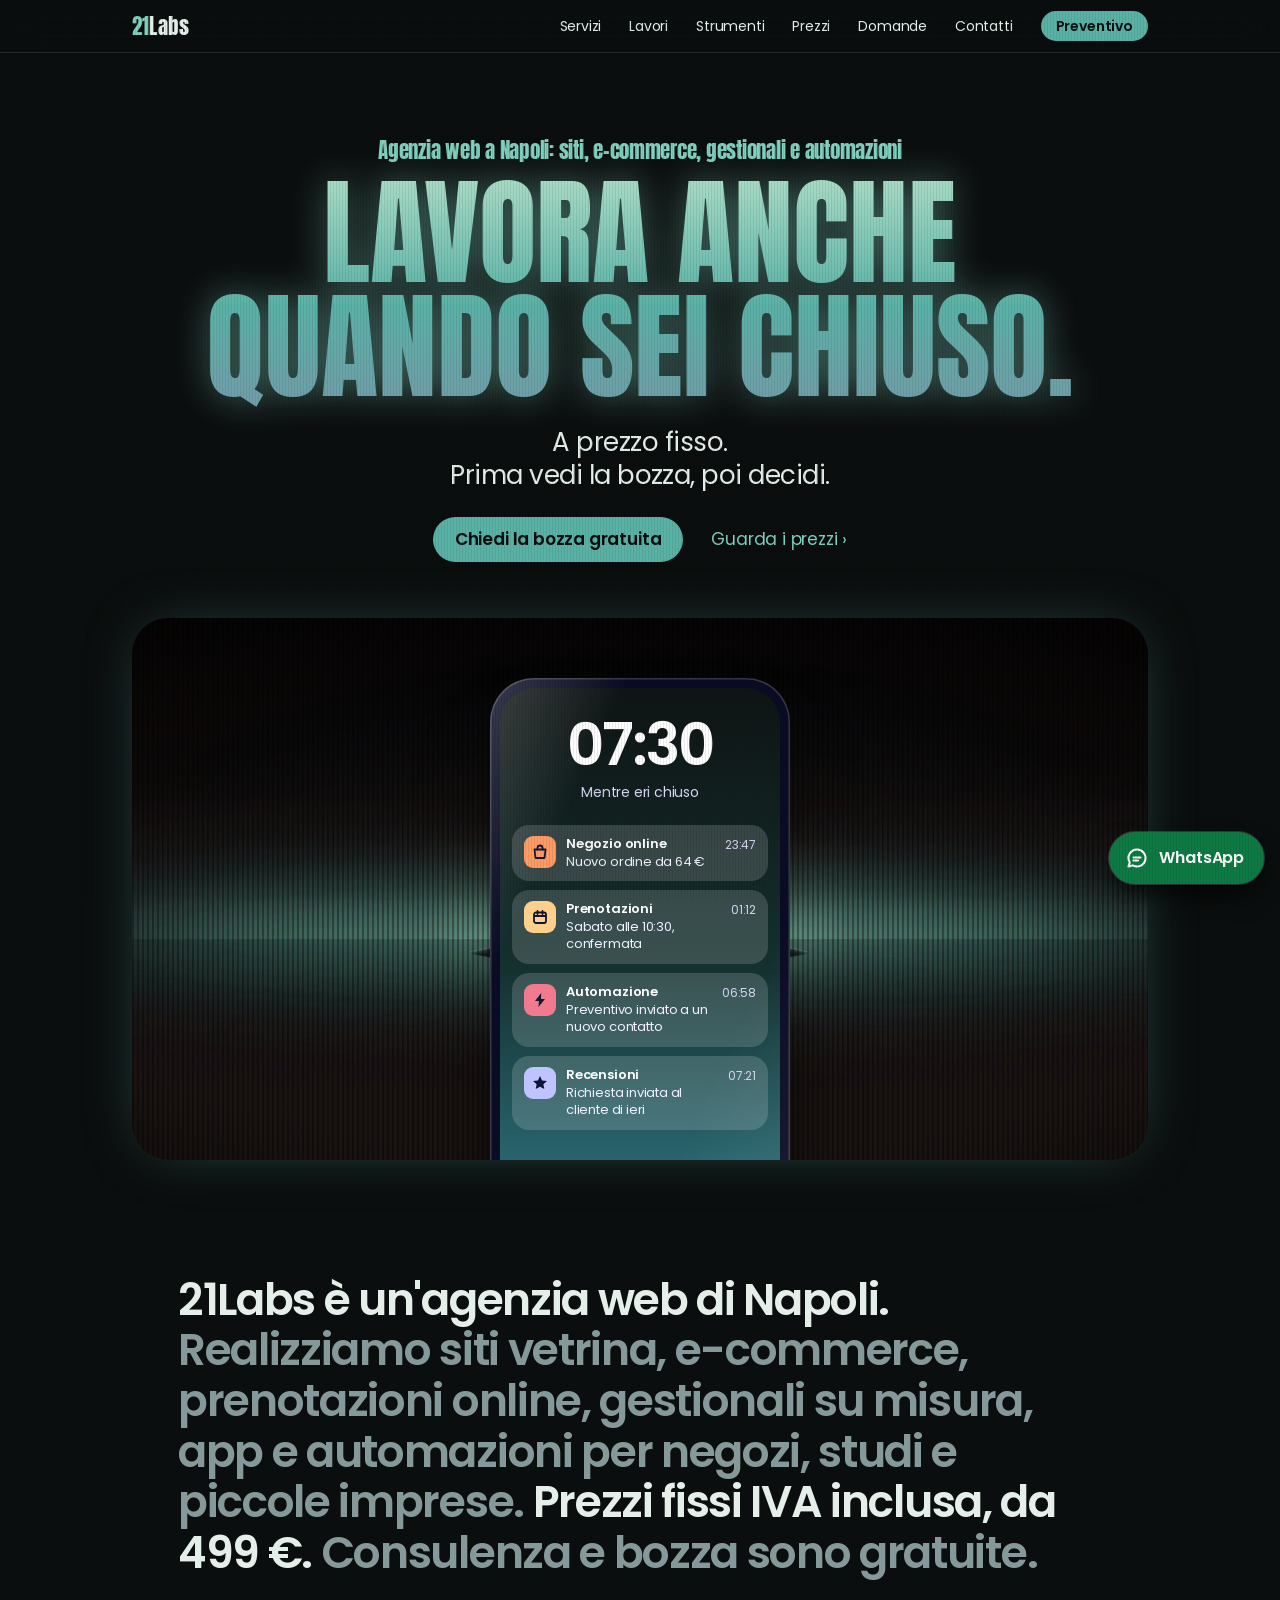
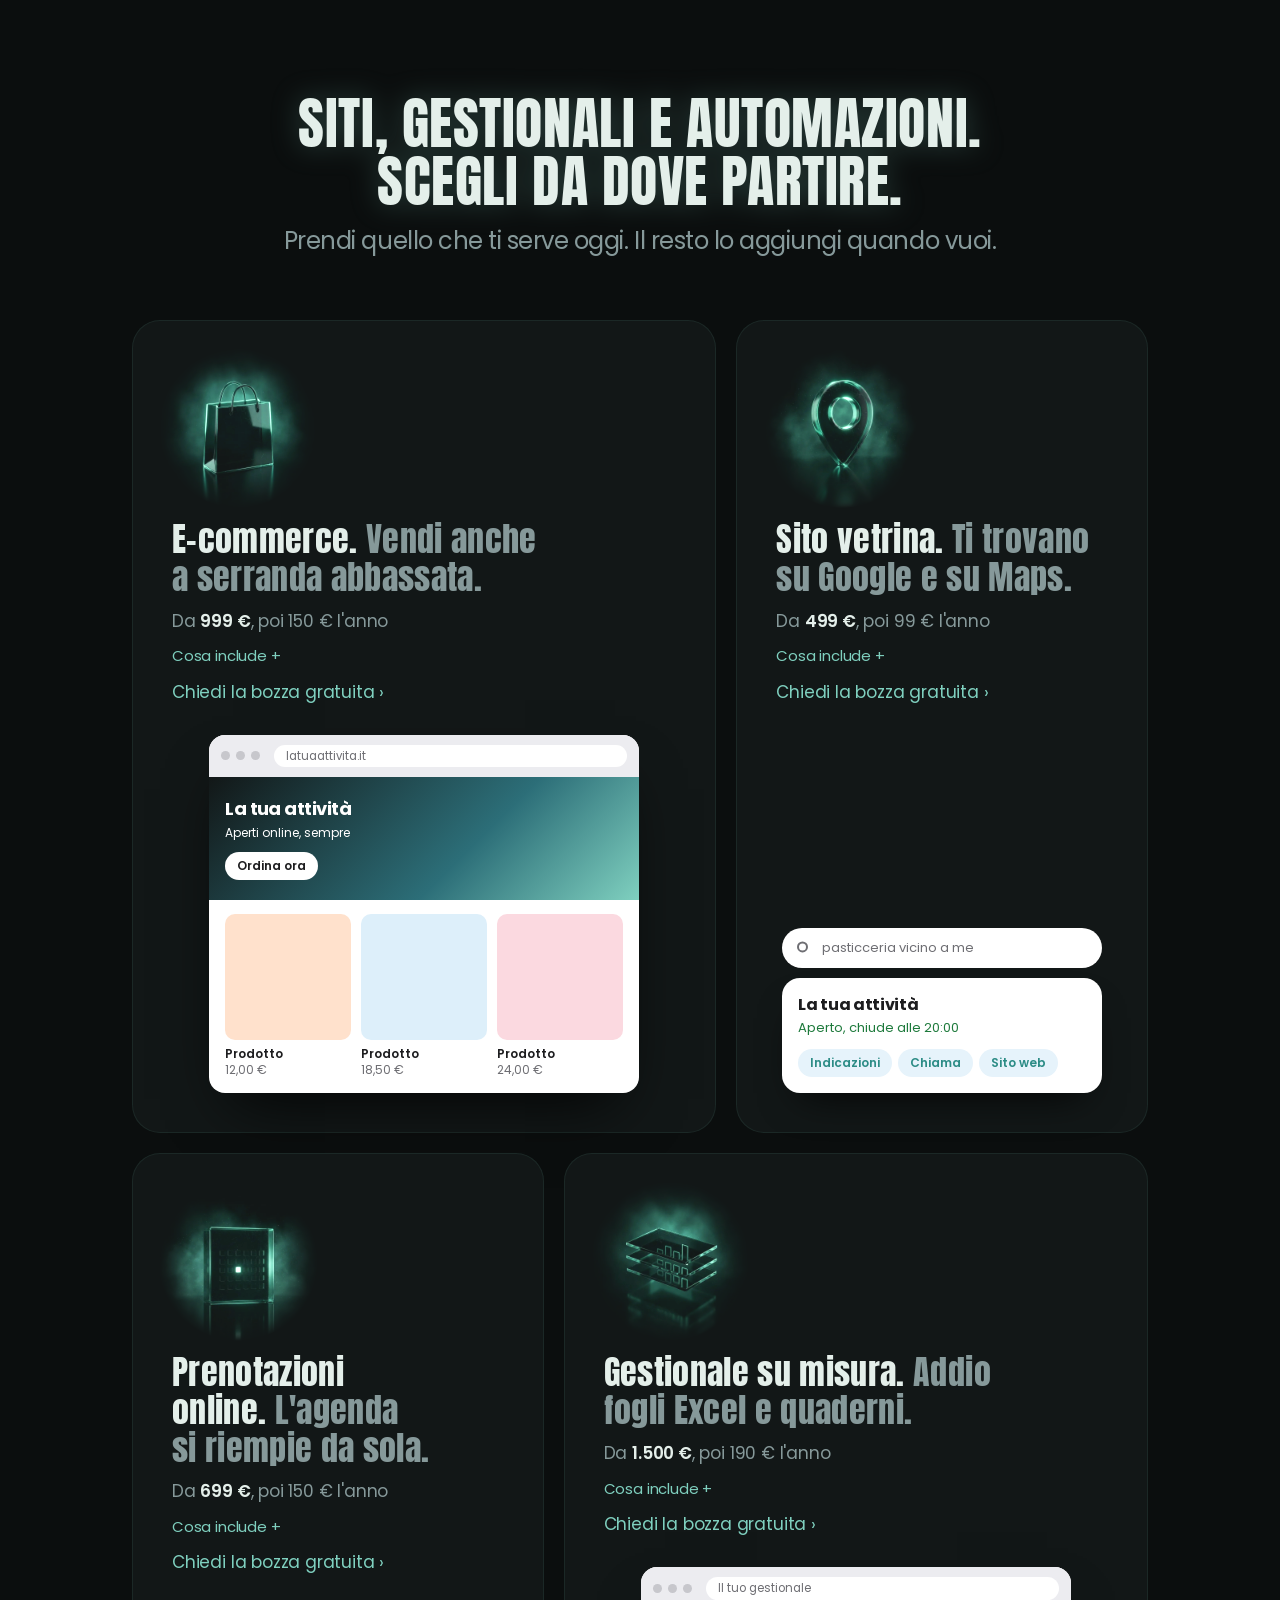
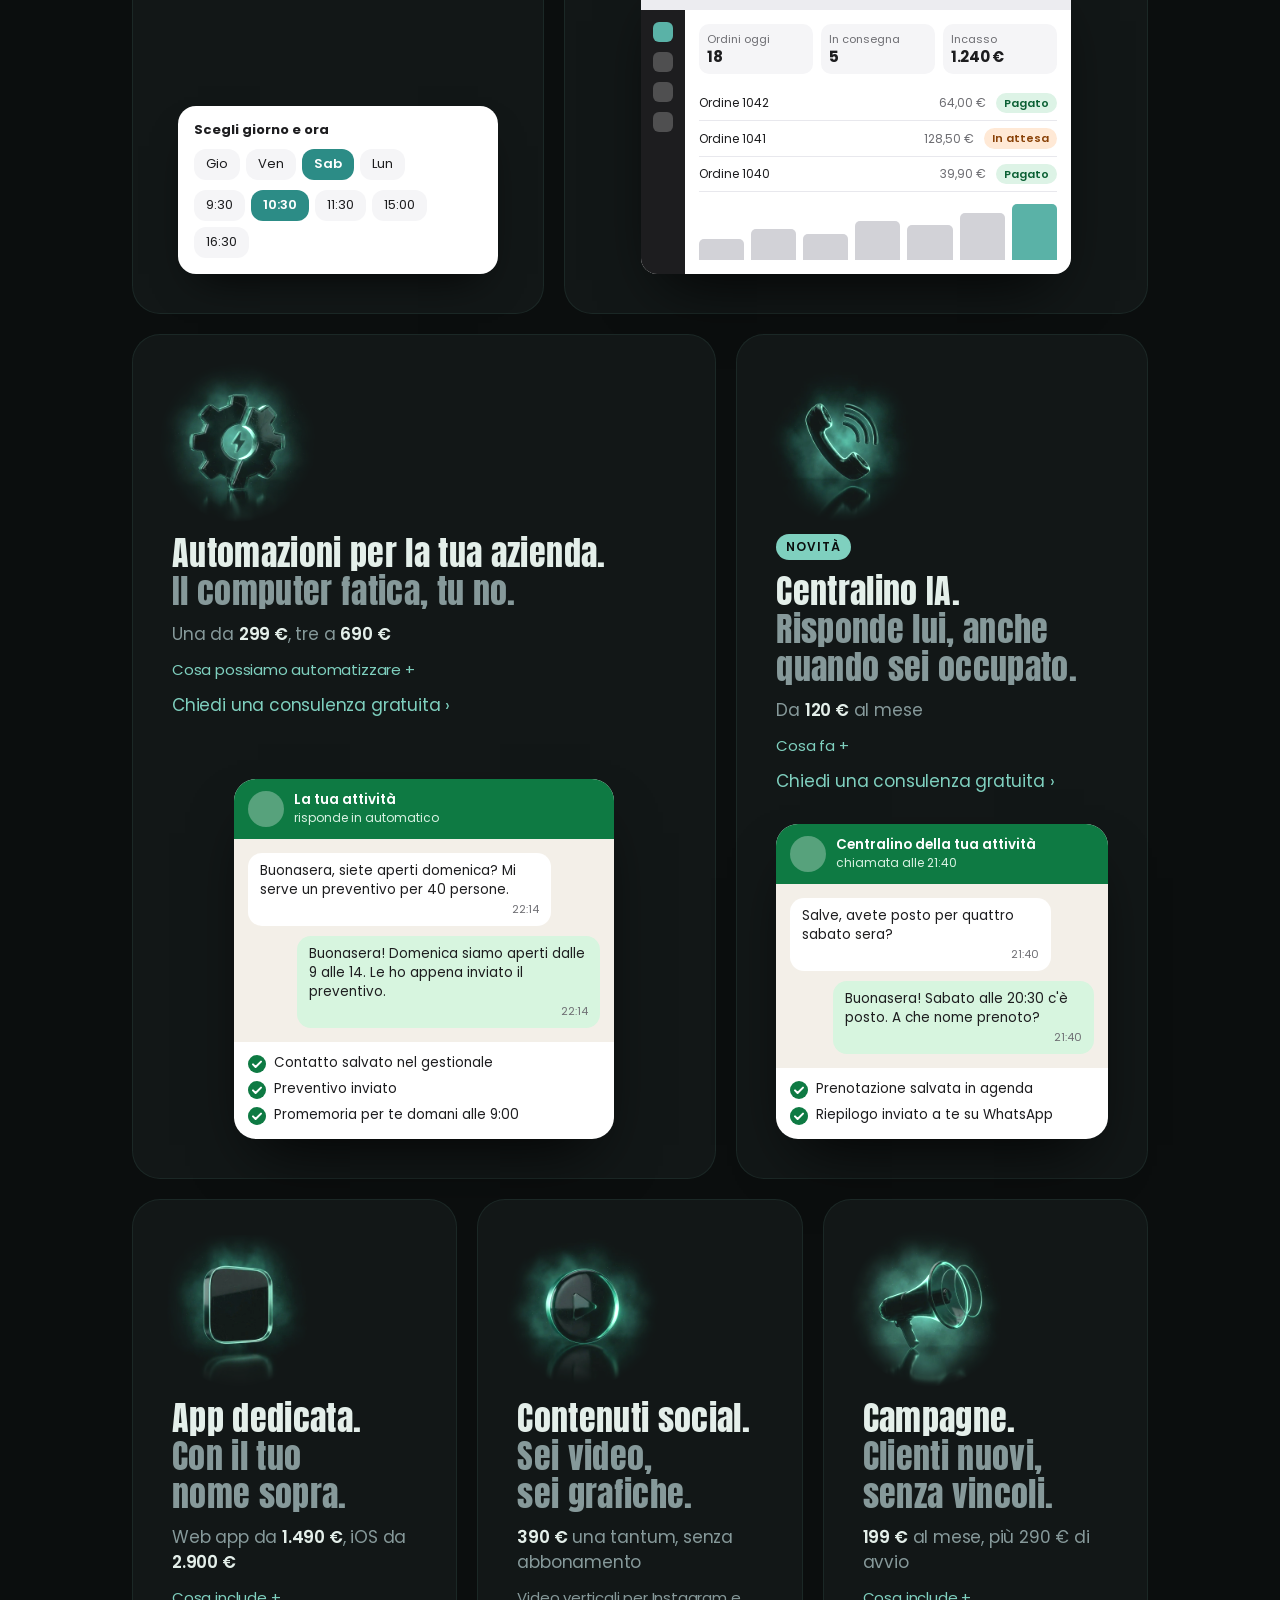
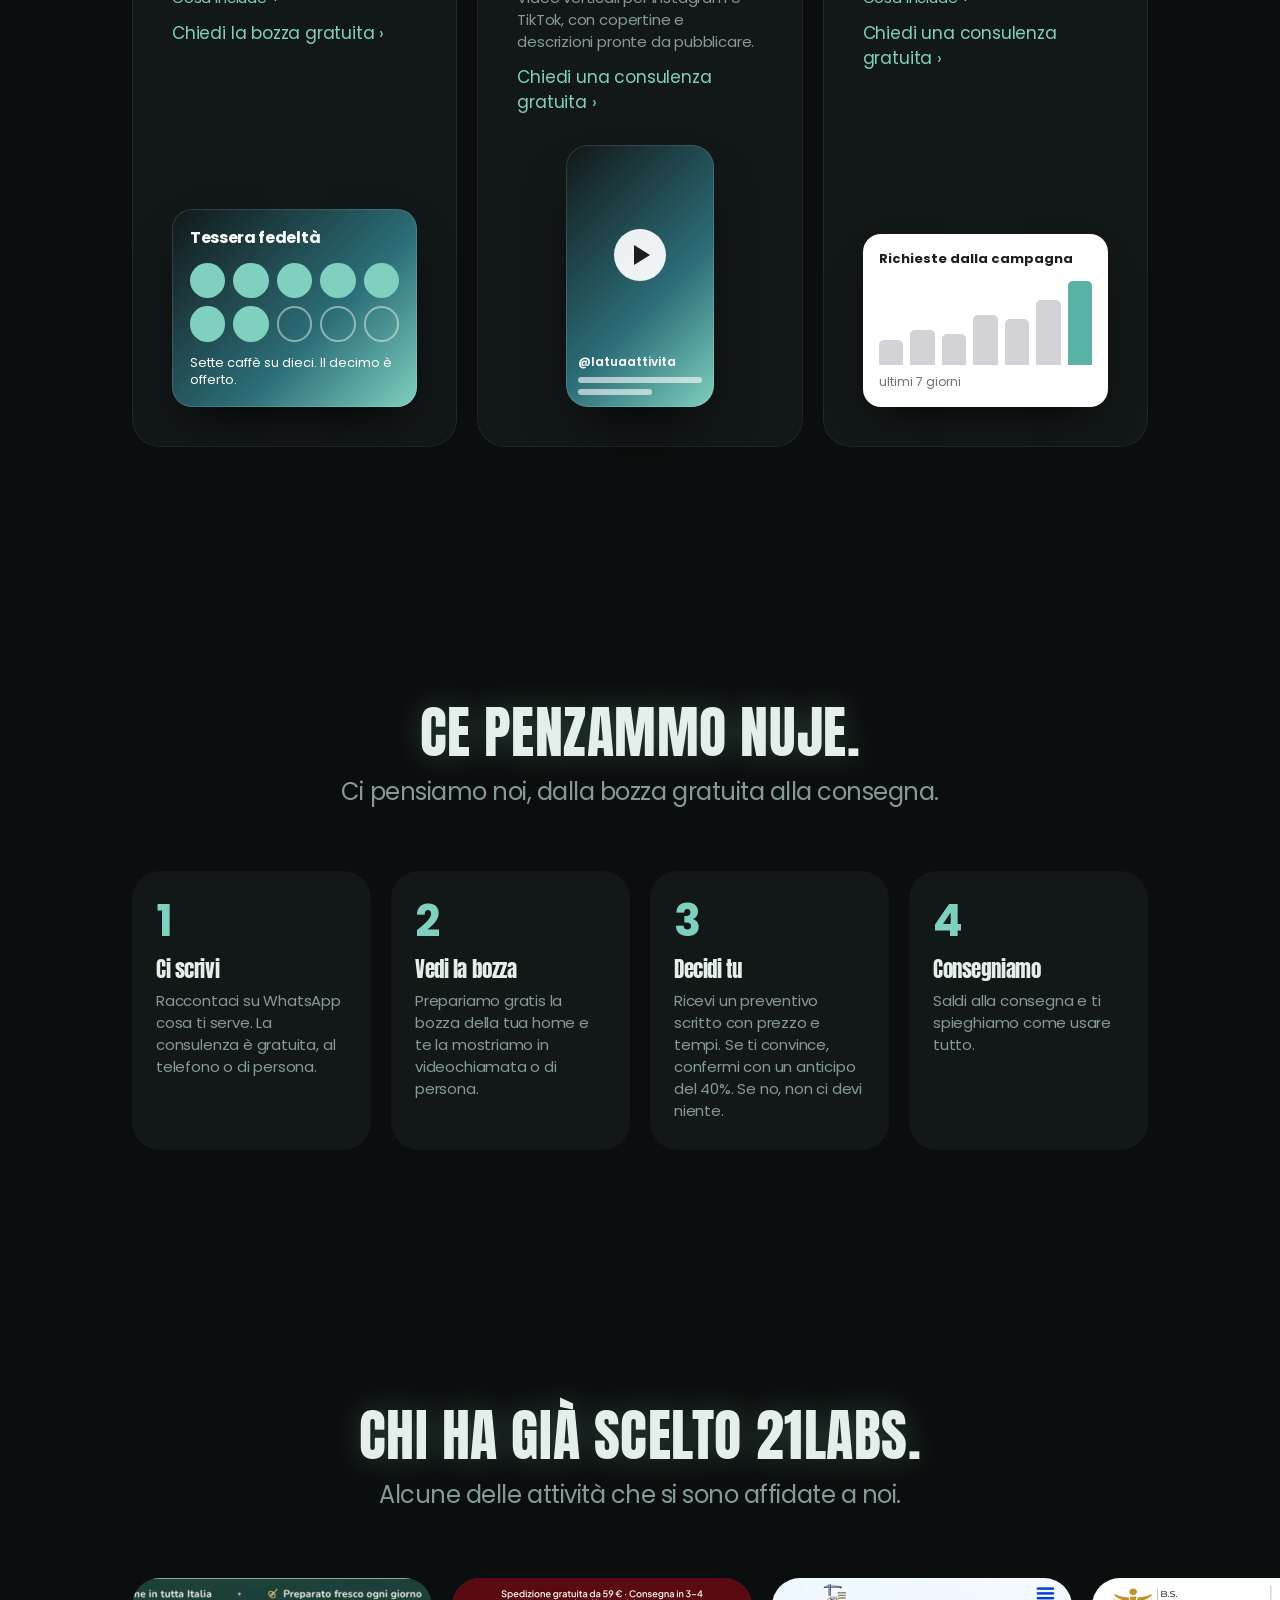
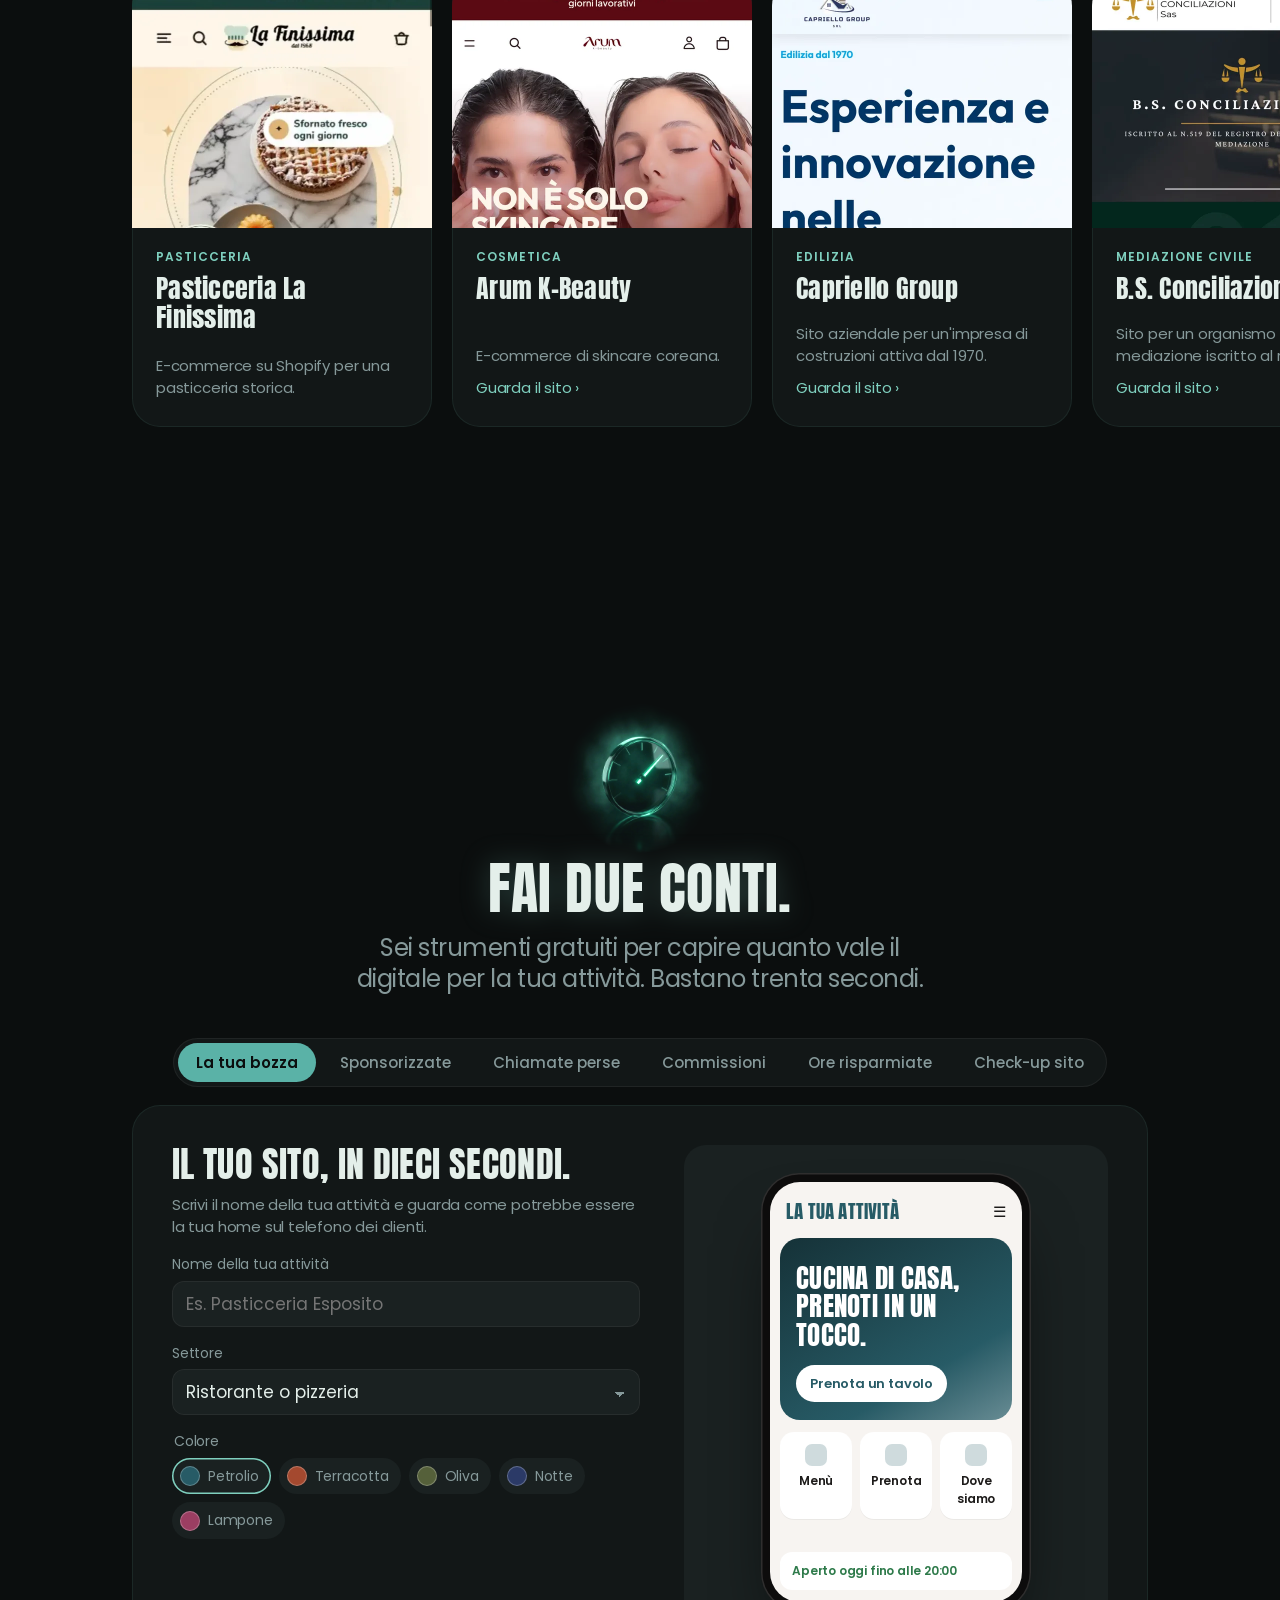
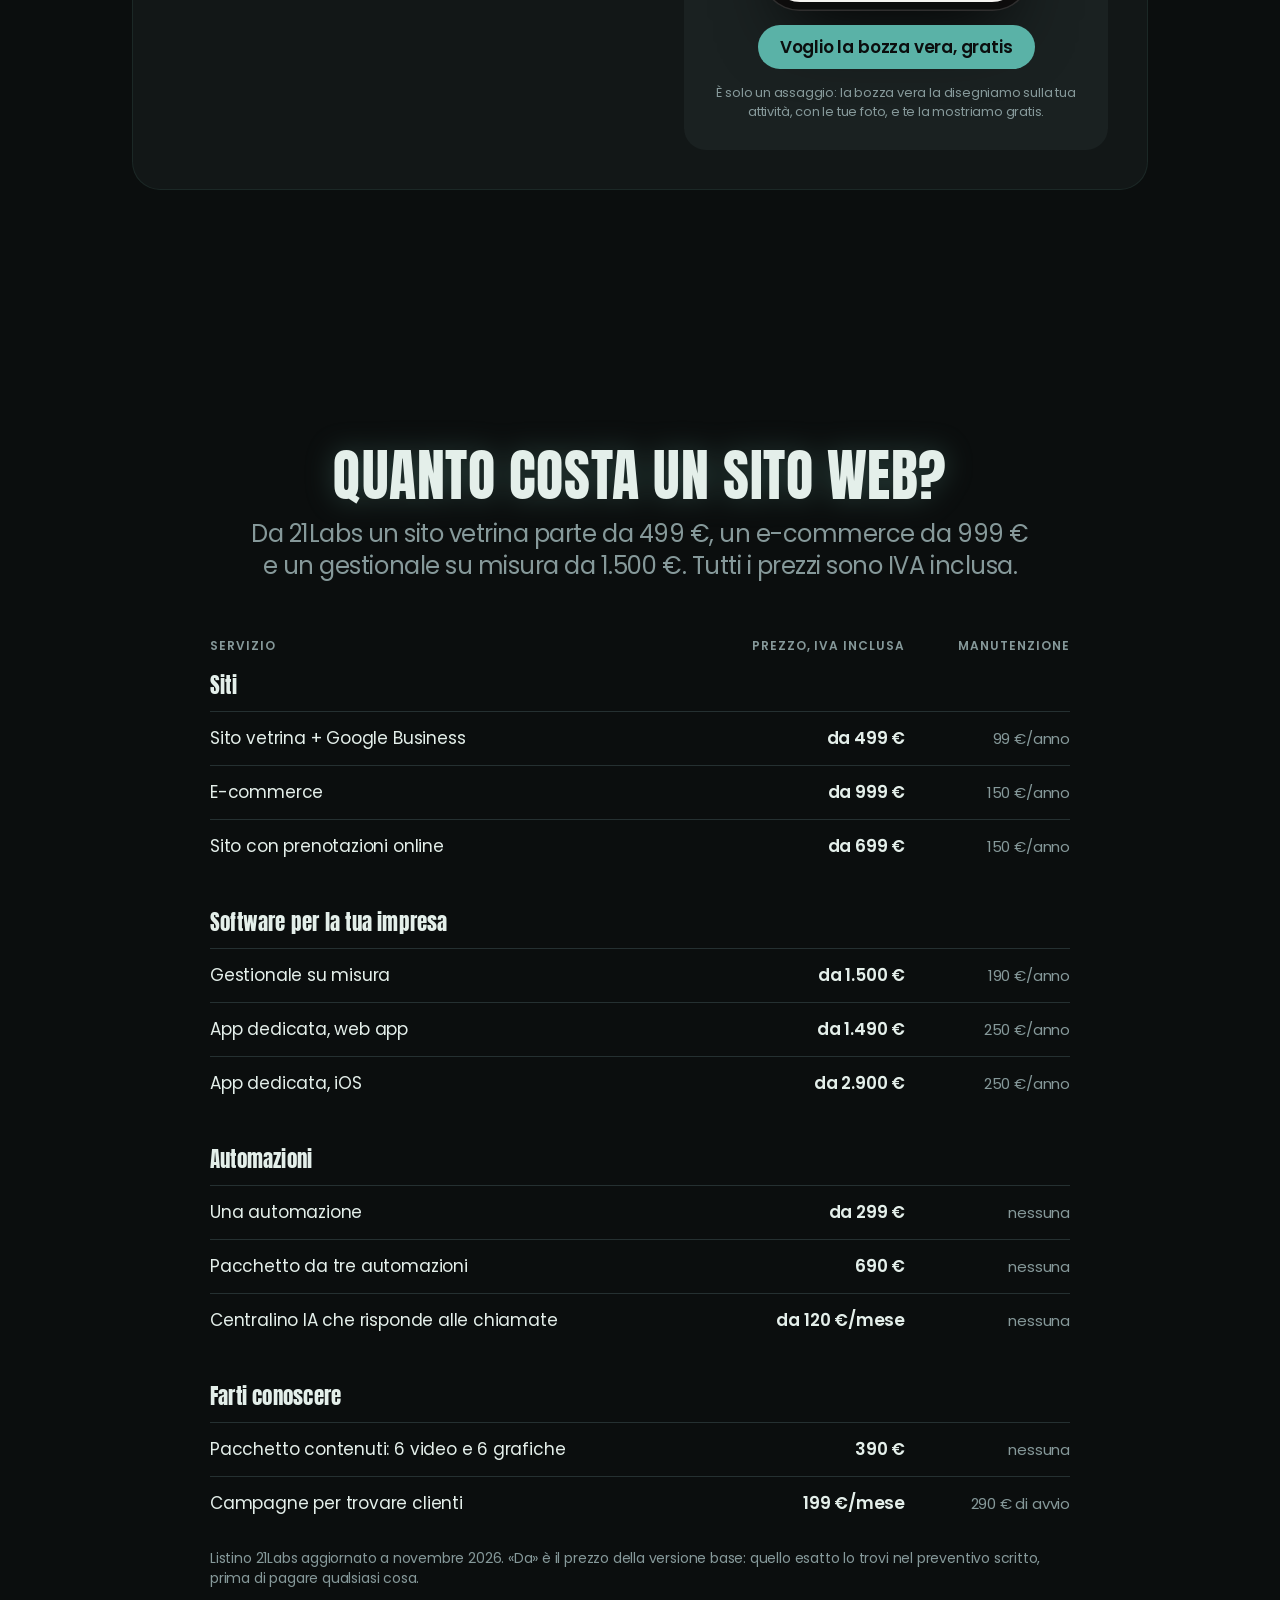
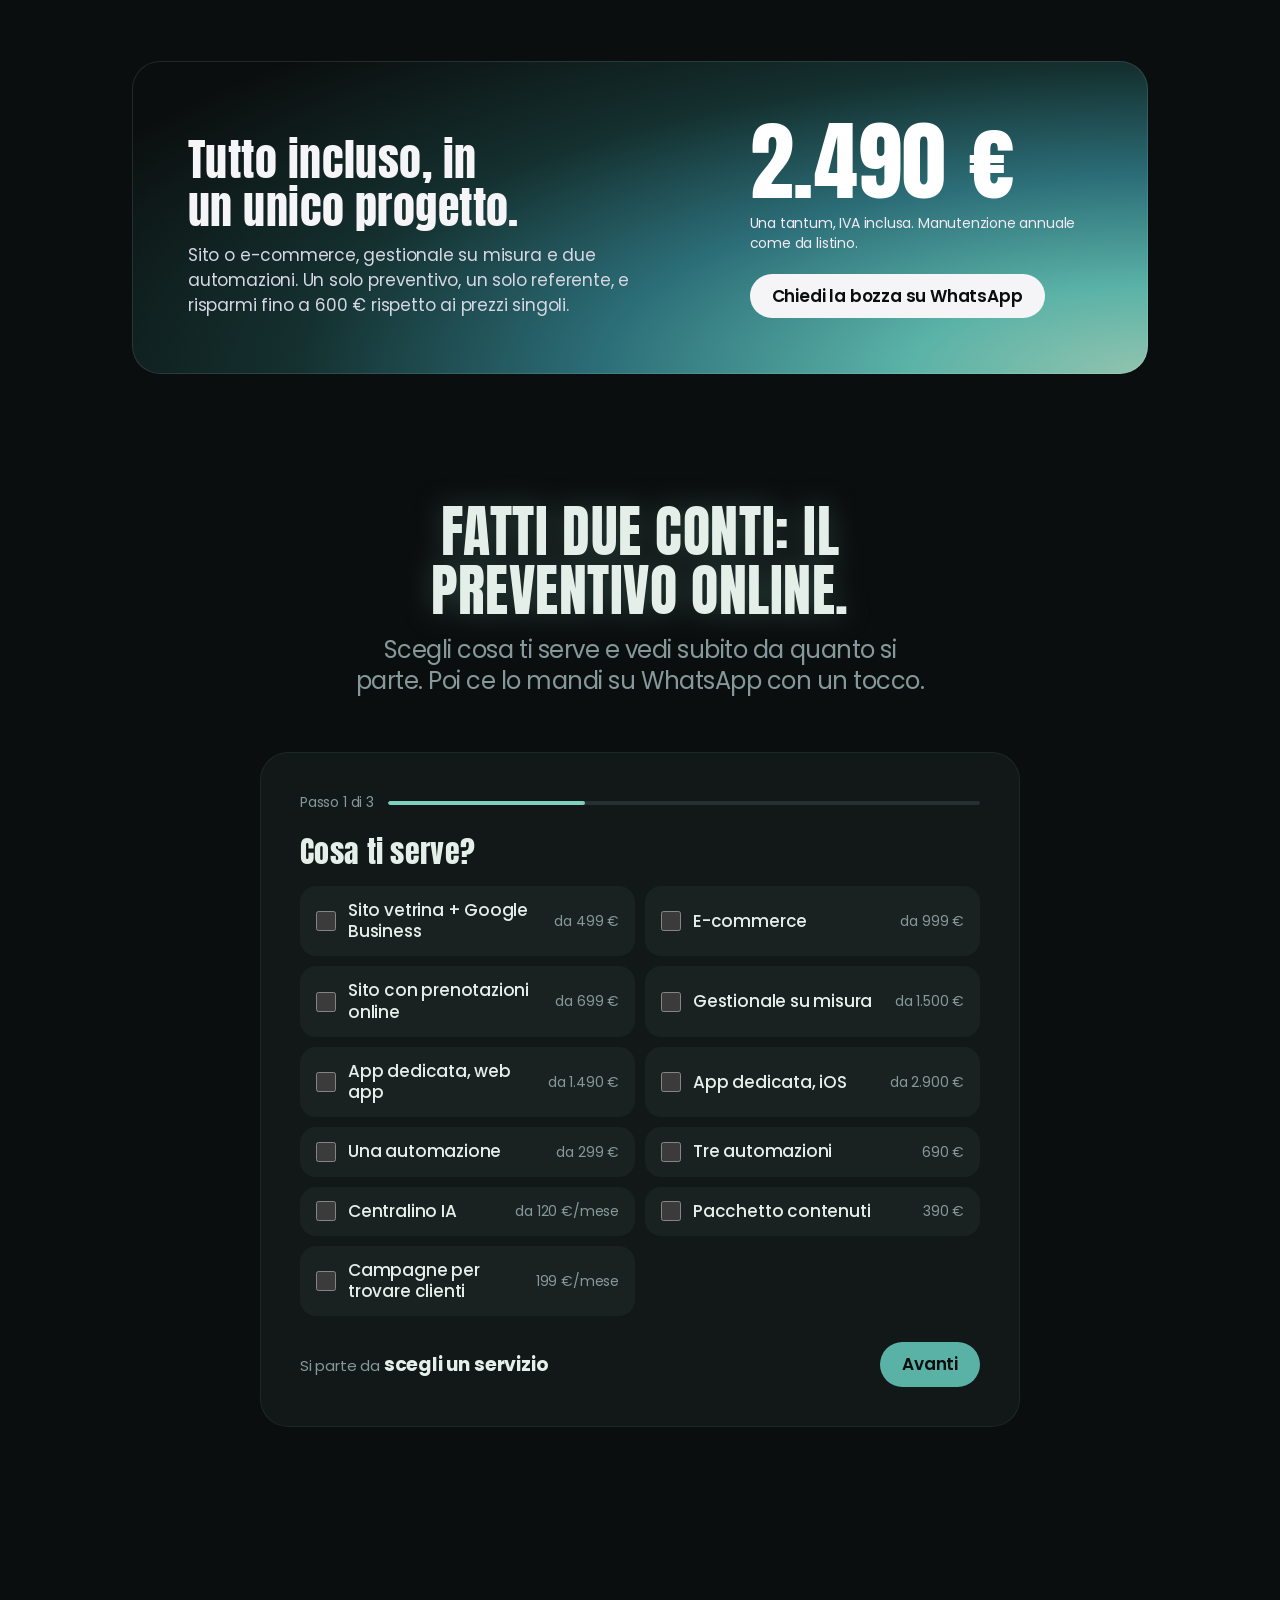
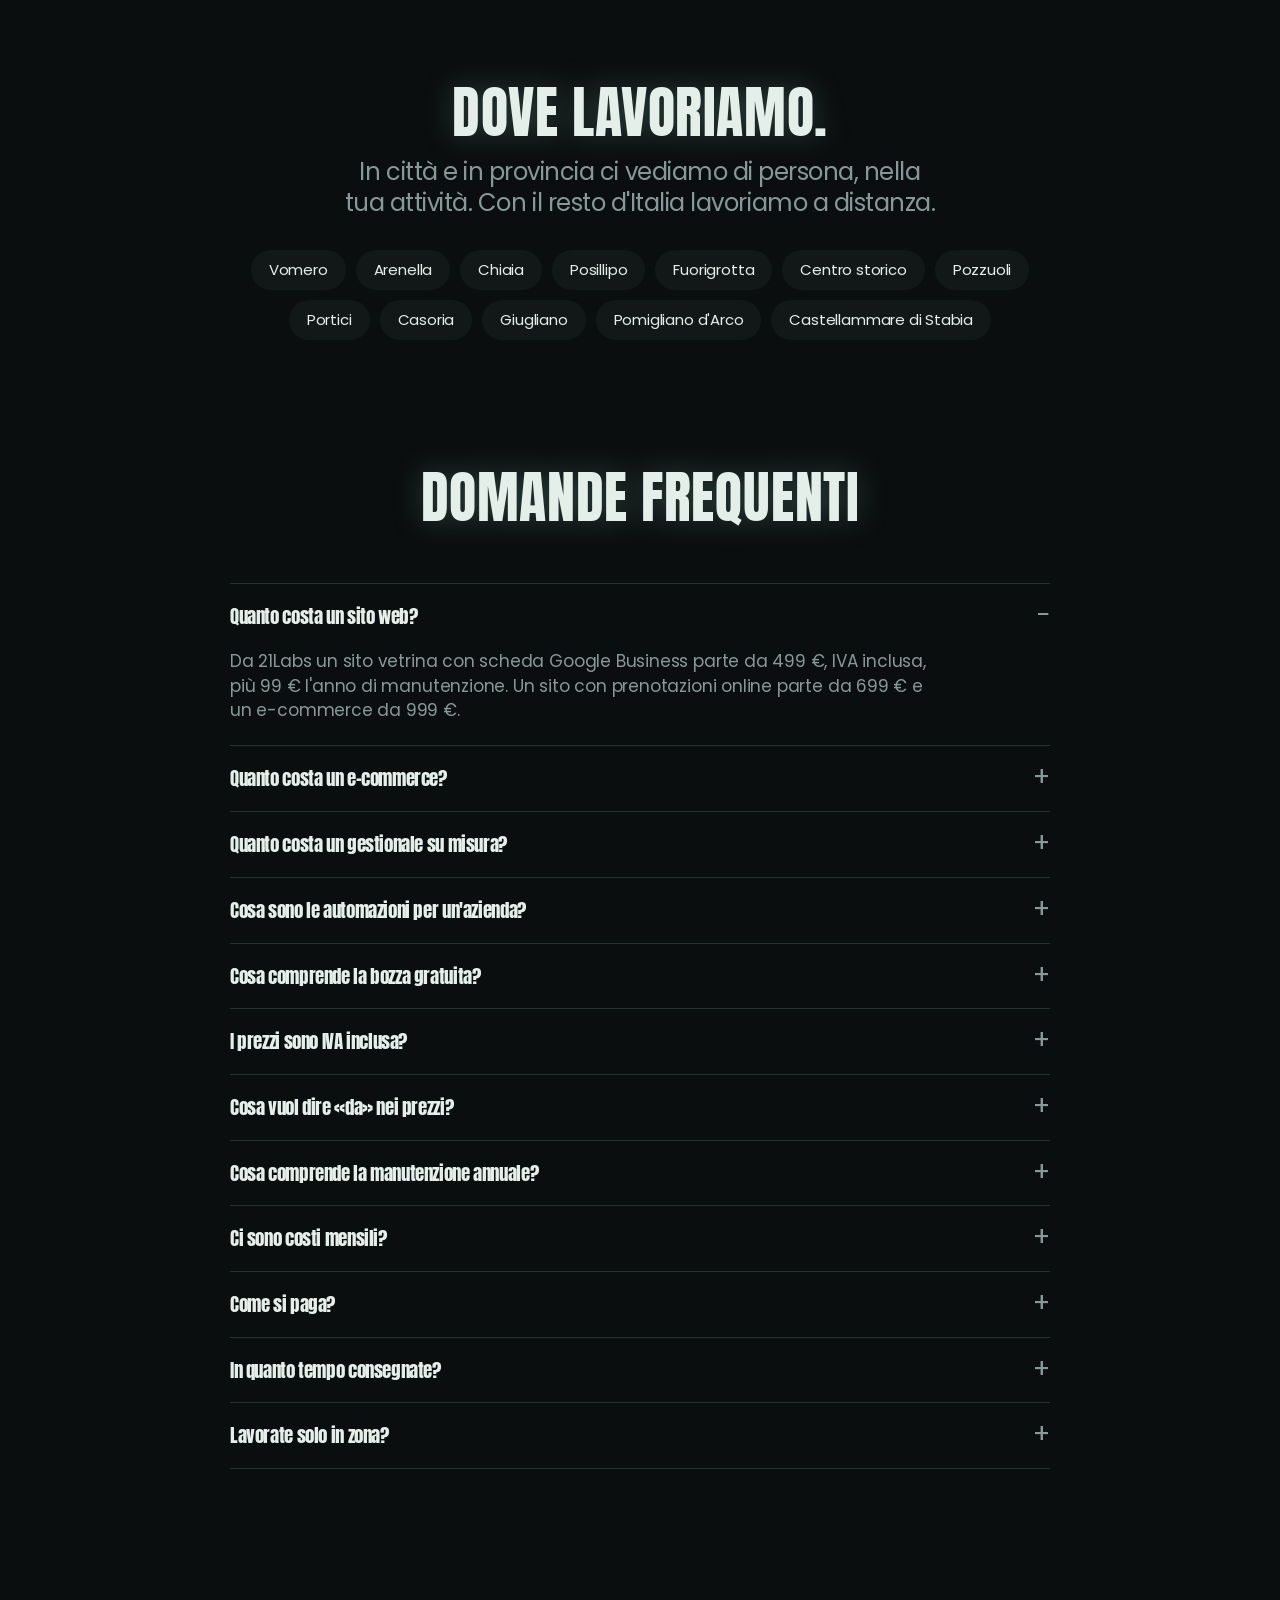
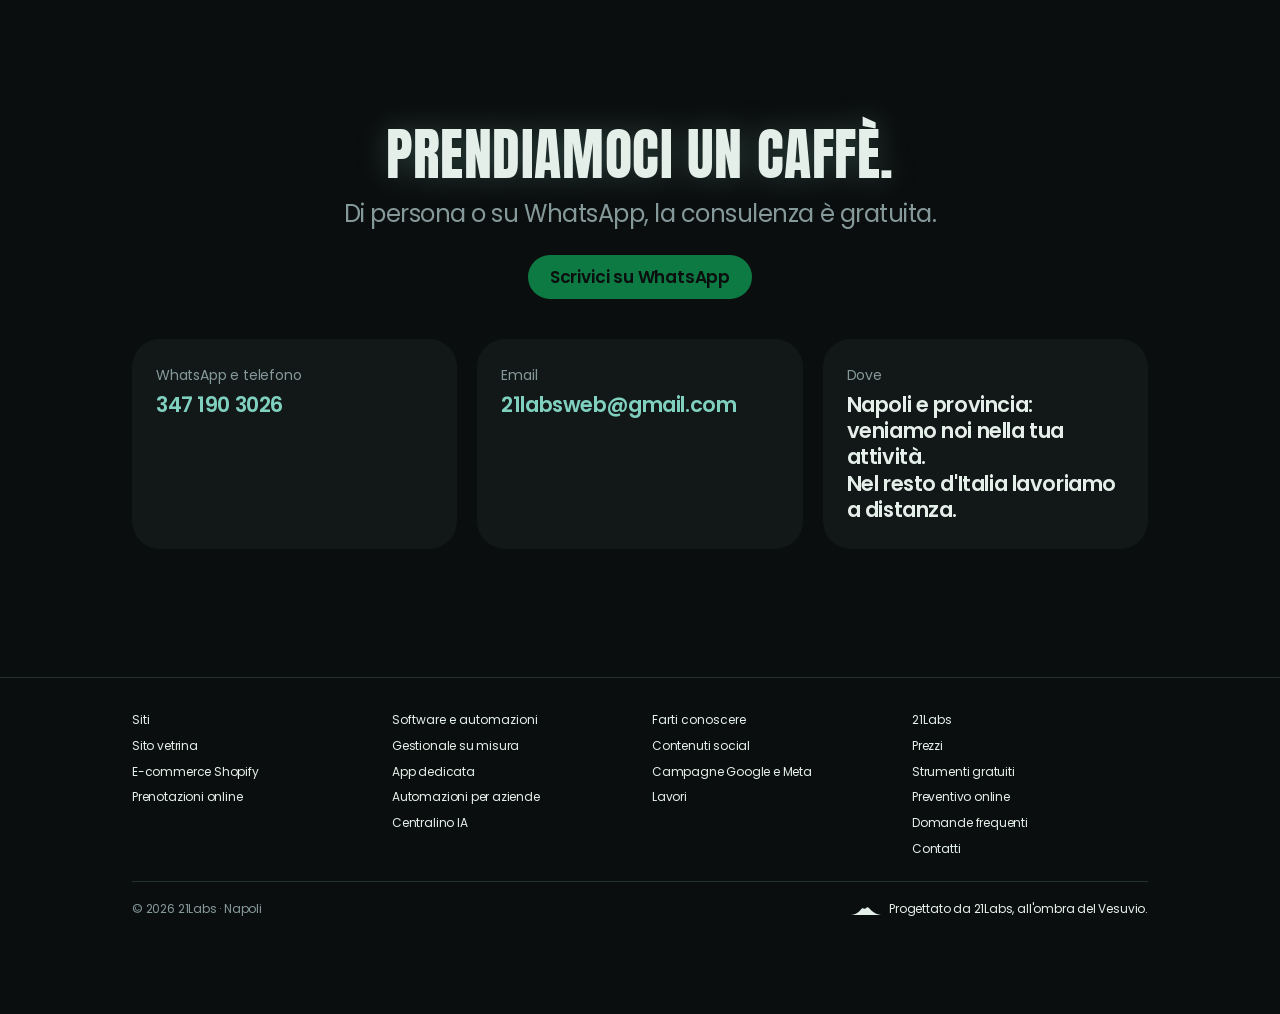
<file: 21labs-crt/sito-bozza/index.html>
<!DOCTYPE html>
<html lang="it">
<head>
<meta charset="utf-8">
<meta name="viewport" content="width=device-width, initial-scale=1">
<title>21Labs agenzia web Napoli</title>
<!-- Matt: quando lo metti su 21labs.it puoi usare un title più lungo, ad esempio
     "Agenzia web Napoli: siti, e-commerce e gestionali | 21Labs". -->
<meta name="description" content="21Labs è un'agenzia web di Napoli: siti vetrina da 499 €, e-commerce da 999 €, gestionali su misura da 1.500 €, app e automazioni. Prezzi IVA inclusa, bozza gratuita.">
<meta name="robots" content="index, follow, max-snippet:-1, max-image-preview:large">
<link rel="canonical" href="https://www.21labs.it/">
<meta name="geo.region" content="IT-NA">
<meta name="geo.placename" content="Napoli">
<meta property="og:type" content="website">
<meta property="og:site_name" content="21Labs">
<meta property="og:locale" content="it_IT">
<meta property="og:url" content="https://www.21labs.it/">
<meta property="og:title" content="21Labs, agenzia web a Napoli: siti, e-commerce, gestionali e automazioni">
<meta property="og:description" content="Siti da 499 €, e-commerce da 999 €, gestionali su misura da 1.500 €. Prezzi IVA inclusa, consulenza e bozza gratuite.">
<meta name="twitter:card" content="summary_large_image">
<meta property="og:image" content="https://www.21labs.it/media/og.jpg">
<meta name="twitter:image" content="https://www.21labs.it/media/og.jpg">

<!-- Google tag (gtag.js): incolla qui lo snippet di Google Ads / Analytics.
     I clic sui link WhatsApp inviano già l'evento "generate_lead" se gtag è presente. -->

<script>document.documentElement.className = 'js';</script>
<link rel="preconnect" href="https://fonts.googleapis.com">
<link rel="preconnect" href="https://fonts.gstatic.com" crossorigin>
<link href="https://fonts.googleapis.com/css2?family=Anton&family=Poppins:wght@400;500;600;700&display=swap" rel="stylesheet">

<script type="application/ld+json">
{
 "@context": "https://schema.org",
 "@graph": [
  {
   "@type": "ProfessionalService",
   "@id": "https://www.21labs.it/#agenzia",
   "name": "21Labs",
   "description": "Agenzia web di Napoli: siti vetrina, e-commerce, prenotazioni online, gestionali su misura, app e automazioni per negozi, studi e piccole imprese.",
   "url": "https://www.21labs.it/",
   "telephone": "+39 347 190 3026",
   "email": "21labsweb@gmail.com",
   "priceRange": "€€",
   "address": {
    "@type": "PostalAddress",
    "addressLocality": "Napoli",
    "addressRegion": "NA",
    "addressCountry": "IT"
   },
   "areaServed": [
    {
     "@type": "City",
     "name": "Napoli"
    },
    {
     "@type": "AdministrativeArea",
     "name": "Città metropolitana di Napoli"
    }
   ],
   "knowsAbout": [
    "Realizzazione siti web",
    "E-commerce Shopify",
    "Prenotazioni online",
    "Gestionali su misura",
    "App per aziende",
    "Automazioni aziendali",
    "Centralino con intelligenza artificiale",
    "Google Business Profile",
    "Google Ads"
   ],
   "contactPoint": {
    "@type": "ContactPoint",
    "contactType": "customer service",
    "telephone": "+39 347 190 3026",
    "availableLanguage": "Italian",
    "url": "https://wa.me/393471903026"
   },
   "hasOfferCatalog": {
    "@type": "OfferCatalog",
    "name": "Listino 21Labs",
    "itemListElement": [
     {
      "@type": "Offer",
      "name": "Sito vetrina + Google Business",
      "price": "499",
      "priceCurrency": "EUR",
      "priceSpecification": {
       "@type": "PriceSpecification",
       "minPrice": "499",
       "priceCurrency": "EUR",
       "valueAddedTaxIncluded": true
      },
      "areaServed": "Napoli e provincia",
      "itemOffered": {
       "@type": "Service",
       "name": "Sito vetrina + Google Business",
       "description": "Sito vetrina con scheda Google Business, tasto WhatsApp, modulo di contatto e pagine privacy e cookie. Manutenzione 99 € l'anno.",
       "provider": {
        "@id": "https://www.21labs.it/#agenzia"
       }
      }
     },
     {
      "@type": "Offer",
      "name": "E-commerce",
      "price": "999",
      "priceCurrency": "EUR",
      "priceSpecification": {
       "@type": "PriceSpecification",
       "minPrice": "999",
       "priceCurrency": "EUR",
       "valueAddedTaxIncluded": true
      },
      "areaServed": "Napoli e provincia",
      "itemOffered": {
       "@type": "Service",
       "name": "E-commerce",
       "description": "Negozio online su Shopify con pagamenti, spedizioni, pagine legali e collegamento a Google Shopping. Manutenzione 150 € l'anno.",
       "provider": {
        "@id": "https://www.21labs.it/#agenzia"
       }
      }
     },
     {
      "@type": "Offer",
      "name": "Sito con prenotazioni online",
      "price": "699",
      "priceCurrency": "EUR",
      "priceSpecification": {
       "@type": "PriceSpecification",
       "minPrice": "699",
       "priceCurrency": "EUR",
       "valueAddedTaxIncluded": true
      },
      "areaServed": "Napoli e provincia",
      "itemOffered": {
       "@type": "Service",
       "name": "Sito con prenotazioni online",
       "description": "Sito con prenotazioni online sincronizzate con Google Calendar e promemoria automatici. Manutenzione 150 € l'anno.",
       "provider": {
        "@id": "https://www.21labs.it/#agenzia"
       }
      }
     },
     {
      "@type": "Offer",
      "name": "Gestionale su misura",
      "price": "1500",
      "priceCurrency": "EUR",
      "priceSpecification": {
       "@type": "PriceSpecification",
       "minPrice": "1500",
       "priceCurrency": "EUR",
       "valueAddedTaxIncluded": true
      },
      "areaServed": "Napoli e provincia",
      "itemOffered": {
       "@type": "Service",
       "name": "Gestionale su misura",
       "description": "Gestionale su misura con moduli a scelta: clienti, ordini, magazzino, appuntamenti, preventivi. Manutenzione 190 € l'anno.",
       "provider": {
        "@id": "https://www.21labs.it/#agenzia"
       }
      }
     },
     {
      "@type": "Offer",
      "name": "App dedicata, web app",
      "price": "1490",
      "priceCurrency": "EUR",
      "priceSpecification": {
       "@type": "PriceSpecification",
       "minPrice": "1490",
       "priceCurrency": "EUR",
       "valueAddedTaxIncluded": true
      },
      "areaServed": "Napoli e provincia",
      "itemOffered": {
       "@type": "Service",
       "name": "App dedicata, web app",
       "description": "Web app con il nome dell'attività: area clienti, ordini, tessera fedeltà, catalogo per agenti. Manutenzione 250 € l'anno.",
       "provider": {
        "@id": "https://www.21labs.it/#agenzia"
       }
      }
     },
     {
      "@type": "Offer",
      "name": "App dedicata, iOS",
      "price": "2900",
      "priceCurrency": "EUR",
      "priceSpecification": {
       "@type": "PriceSpecification",
       "minPrice": "2900",
       "priceCurrency": "EUR",
       "valueAddedTaxIncluded": true
      },
      "areaServed": "Napoli e provincia",
      "itemOffered": {
       "@type": "Service",
       "name": "App dedicata, iOS",
       "description": "App iOS pubblicata su App Store. Manutenzione 250 € l'anno.",
       "provider": {
        "@id": "https://www.21labs.it/#agenzia"
       }
      }
     },
     {
      "@type": "Offer",
      "name": "Una automazione",
      "price": "299",
      "priceCurrency": "EUR",
      "priceSpecification": {
       "@type": "PriceSpecification",
       "minPrice": "299",
       "priceCurrency": "EUR",
       "valueAddedTaxIncluded": true
      },
      "areaServed": "Napoli e provincia",
      "itemOffered": {
       "@type": "Service",
       "name": "Una automazione",
       "description": "Automazione di un lavoro ripetitivo: risposte su WhatsApp, preventivi, promemoria, richieste di recensione.",
       "provider": {
        "@id": "https://www.21labs.it/#agenzia"
       }
      }
     },
     {
      "@type": "Offer",
      "name": "Pacchetto da tre automazioni",
      "price": "690",
      "priceCurrency": "EUR",
      "priceSpecification": {
       "@type": "PriceSpecification",
       "minPrice": "690",
       "priceCurrency": "EUR",
       "valueAddedTaxIncluded": true
      },
      "areaServed": "Napoli e provincia",
      "itemOffered": {
       "@type": "Service",
       "name": "Pacchetto da tre automazioni",
       "description": "Tre automazioni per l'azienda a prezzo di pacchetto.",
       "provider": {
        "@id": "https://www.21labs.it/#agenzia"
       }
      }
     },
     {
      "@type": "Offer",
      "name": "Pacchetto contenuti",
      "price": "390",
      "priceCurrency": "EUR",
      "priceSpecification": {
       "@type": "PriceSpecification",
       "minPrice": "390",
       "priceCurrency": "EUR",
       "valueAddedTaxIncluded": true
      },
      "areaServed": "Napoli e provincia",
      "itemOffered": {
       "@type": "Service",
       "name": "Pacchetto contenuti",
       "description": "Sei video verticali per Instagram e TikTok e sei grafiche, con copertine e descrizioni.",
       "provider": {
        "@id": "https://www.21labs.it/#agenzia"
       }
      }
     },
     {
      "@type": "Offer",
      "name": "Centralino IA",
      "price": "120",
      "priceCurrency": "EUR",
      "priceSpecification": {
       "@type": "PriceSpecification",
       "minPrice": "120",
       "priceCurrency": "EUR",
       "valueAddedTaxIncluded": true
      },
      "areaServed": "Napoli e provincia",
      "itemOffered": {
       "@type": "Service",
       "name": "Centralino IA che risponde alle chiamate",
       "description": "Centralino con intelligenza artificiale che risponde al telefono, dà informazioni, prende prenotazioni e invia il riepilogo su WhatsApp: da 120 € al mese.",
       "provider": {
        "@id": "https://www.21labs.it/#agenzia"
       }
      }
     },
     {
      "@type": "Offer",
      "name": "Campagne per trovare clienti",
      "price": "199",
      "priceCurrency": "EUR",
      "priceSpecification": {
       "@type": "PriceSpecification",
       "minPrice": "199",
       "priceCurrency": "EUR",
       "valueAddedTaxIncluded": true
      },
      "areaServed": "Napoli e provincia",
      "itemOffered": {
       "@type": "Service",
       "name": "Campagne per trovare clienti",
       "description": "Campagne su Google o Meta seguite ogni mese: 199 € al mese più 290 € di avvio, senza vincoli.",
       "provider": {
        "@id": "https://www.21labs.it/#agenzia"
       }
      }
     },
     {
      "@type": "Offer",
      "name": "Tutto incluso",
      "price": "2490",
      "priceCurrency": "EUR",
      "priceSpecification": {
       "@type": "PriceSpecification",
       "minPrice": "2490",
       "priceCurrency": "EUR",
       "valueAddedTaxIncluded": true
      },
      "areaServed": "Napoli e provincia",
      "itemOffered": {
       "@type": "Service",
       "name": "Tutto incluso",
       "description": "Sito o e-commerce, gestionale su misura e due automazioni in un unico progetto.",
       "provider": {
        "@id": "https://www.21labs.it/#agenzia"
       }
      }
     }
    ]
   }
  },
  {
   "@type": "WebSite",
   "@id": "https://www.21labs.it/#sito",
   "url": "https://www.21labs.it/",
   "name": "21Labs",
   "inLanguage": "it-IT",
   "publisher": {
    "@id": "https://www.21labs.it/#agenzia"
   }
  },
  {
   "@type": "FAQPage",
   "@id": "https://www.21labs.it/#domande",
   "inLanguage": "it-IT",
   "mainEntity": [
    {
     "@type": "Question",
     "name": "Quanto costa un sito web?",
     "acceptedAnswer": {
      "@type": "Answer",
      "text": "Da 21Labs un sito vetrina con scheda Google Business parte da 499 €, IVA inclusa, più 99 € l'anno di manutenzione. Un sito con prenotazioni online parte da 699 € e un e-commerce da 999 €."
     }
    },
    {
     "@type": "Question",
     "name": "Quanto costa un e-commerce?",
     "acceptedAnswer": {
      "@type": "Answer",
      "text": "Un e-commerce su Shopify parte da 999 € una tantum, IVA inclusa, più 150 € l'anno di manutenzione. Il canone di Shopify si paga a parte, direttamente a Shopify."
     }
    },
    {
     "@type": "Question",
     "name": "Quanto costa un gestionale su misura?",
     "acceptedAnswer": {
      "@type": "Answer",
      "text": "Un gestionale su misura parte da 1.500 € una tantum, IVA inclusa, più 190 € l'anno di manutenzione. Il prezzo esatto dipende dai moduli che scegli: clienti, ordini, magazzino, appuntamenti, preventivi."
     }
    },
    {
     "@type": "Question",
     "name": "Cosa sono le automazioni per un'azienda?",
     "acceptedAnswer": {
      "@type": "Answer",
      "text": "Sono piccoli programmi che fanno da soli i lavori ripetitivi: rispondere su WhatsApp a chi chiede informazioni, inviare preventivi, mandare i promemoria degli appuntamenti, chiedere una recensione su Google dopo l'acquisto. Una automazione parte da 299 €, tre costano 690 €."
     }
    },
    {
     "@type": "Question",
     "name": "Cosa comprende la bozza gratuita?",
     "acceptedAnswer": {
      "@type": "Answer",
      "text": "La home del tuo sito, oppure la schermata principale del gestionale o dell'app. Te la mostriamo in videochiamata o di persona e non ti impegna a niente."
     }
    },
    {
     "@type": "Question",
     "name": "I prezzi sono IVA inclusa?",
     "acceptedAnswer": {
      "@type": "Answer",
      "text": "Sì, tutti i prezzi che leggi in questa pagina sono IVA inclusa."
     }
    },
    {
     "@type": "Question",
     "name": "Cosa vuol dire «da» nei prezzi?",
     "acceptedAnswer": {
      "@type": "Answer",
      "text": "È il prezzo della versione base. Dopo la consulenza ricevi un preventivo scritto con il prezzo esatto, e solo allora decidi."
     }
    },
    {
     "@type": "Question",
     "name": "Cosa comprende la manutenzione annuale?",
     "acceptedAnswer": {
      "@type": "Answer",
      "text": "Hosting dove previsto, aggiornamenti, backup e assistenza. Modifiche ai contenuti e nuove funzioni si pagano a parte: 149 € per un pacchetto di 5 ore."
     }
    },
    {
     "@type": "Question",
     "name": "Ci sono costi mensili?",
     "acceptedAnswer": {
      "@type": "Answer",
      "text": "Solo per due servizi: le campagne pubblicitarie, 199 € al mese senza vincoli, e il centralino IA, da 120 € al mese. Per l'e-commerce il canone di Shopify si paga direttamente a Shopify. Tutto il resto è una tantum, più la manutenzione annuale."
     }
    },
    {
     "@type": "Question",
     "name": "Come si paga?",
     "acceptedAnswer": {
      "@type": "Answer",
      "text": "40% di anticipo alla conferma del preventivo, saldo alla consegna."
     }
    },
    {
     "@type": "Question",
     "name": "In quanto tempo consegnate?",
     "acceptedAnswer": {
      "@type": "Answer",
      "text": "I tempi li scriviamo nel preventivo, prima dell'anticipo, così sai la data di consegna prima di partire."
     }
    },
    {
     "@type": "Question",
     "name": "Lavorate solo in zona?",
     "acceptedAnswer": {
      "@type": "Answer",
      "text": "Lavoriamo soprattutto con attività di Napoli e provincia, dove possiamo vederci di persona. Con il resto d'Italia lavoriamo a distanza."
     }
    }
   ]
  }
 ]
}
</script>

<style>
:root {
  /* Layout: pagina nera alla Apple. Titoli grandi al centro, tessere grigio scuro con testo a sinistra.
     L'azzurro e l'alba sul Vesuvio portano la città senza nominarla a ogni riga. */
  --nero: #201D1C;
  --tessera: #2B2726;
  --rilievo: #363130;
  --testo: #F2EDE9;
  --grigio: #A9A09A;
  --linea: #433D3A;
  --azzurro: #6FB3C2;
  --pillola: #275B66;
  --alba: linear-gradient(100deg, #3E8796 0%, #8CC6D0 100%);
  --verde-wa: #0E7A43;
  /* le schermate disegnate dentro le tessere restano chiare, come schermate vere */
  --ui-carta: #FFFFFF;
  --ui-testo: #1D1D1F;
  --ui-grigio: #6E6E73;
  --ui-velo: #F5F5F7;
  --ui-azzurro: #006BB6;
  --font: "Poppins", -apple-system, BlinkMacSystemFont, "Segoe UI", Roboto, sans-serif;
  --titoli: "Anton", "Poppins", sans-serif;
  --petrolio: #275B66;
  color-scheme: dark;
}

*, *::before, *::after { box-sizing: border-box; }
html { scroll-behavior: smooth; -webkit-text-size-adjust: 100%; background: var(--nero); }
body {
  margin: 0; background: var(--nero); color: var(--testo);
  font-family: var(--font); font-size: 17px; line-height: 1.47; letter-spacing: -0.011em;
  -webkit-font-smoothing: antialiased;
}
h1, h2, h3, h4, p, ul, ol, dl, dd, figure, fieldset, table { margin: 0; }
ul, ol { padding: 0; list-style: none; }
fieldset { border: 0; padding: 0; min-width: 0; }
h2, h3 { font-weight: 700; letter-spacing: -0.03em; line-height: 1.08; text-wrap: balance; }
a { color: var(--azzurro); text-decoration: none; }
a:hover { text-decoration: underline; text-underline-offset: 3px; }
:focus-visible { outline: 3px solid var(--azzurro); outline-offset: 3px; border-radius: 8px; }
[id] { scroll-margin-top: 72px; }
.wrap { max-width: 1080px; margin-inline: auto; padding-inline: clamp(16px, 4vw, 32px); }

.pillola {
  display: inline-flex; align-items: center; justify-content: center; gap: 8px;
  background: var(--pillola); color: #fff; border: 0; border-radius: 980px; cursor: pointer;
  padding: 12px 22px; font: 500 17px/1.2 var(--font); letter-spacing: -0.011em; text-align: center;
}
.pillola:hover { background: #2F6E7B; text-decoration: none; }
.pillola.piccola { padding: 7px 15px; font-size: 14px; }
.pillola.bianca { background: #F5F5F7; color: #1D1D1F; }
.pillola.bianca:hover { background: #FFFFFF; }
.pillola.verde { background: var(--verde-wa); }
.pillola.verde:hover { background: #109552; }
.freccia::after { content: " ›"; }

/* ---------- Barra ---------- */
.barra {
  position: sticky; top: 0; z-index: 20; background: rgba(32, 29, 28, 0.78);
  -webkit-backdrop-filter: saturate(180%) blur(20px); backdrop-filter: saturate(180%) blur(20px);
  border-bottom: 1px solid rgba(255, 255, 255, 0.12);
}
.barra .wrap { display: flex; align-items: center; justify-content: space-between; gap: 16px; height: 52px; }
.logo { font-weight: 700; font-size: 21px; letter-spacing: -0.04em; color: var(--testo); }
.logo:hover { text-decoration: none; }
.logo span { color: var(--azzurro); }
.menu { display: flex; align-items: center; gap: 28px; font-size: 14px; }
.menu a:not(.pillola) { color: var(--testo); }

/* ---------- Apertura ---------- */
.hero { padding-top: clamp(44px, 7vw, 84px); text-align: center; }
.hero h1 { font-size: clamp(15px, 1.9vw, 21px); font-weight: 600; letter-spacing: -0.012em; line-height: 1.3; color: var(--azzurro); }
.hero .motto {
  font-size: clamp(40px, 8.4vw, 88px); font-weight: 700; letter-spacing: -0.04em; line-height: 1.05; margin-top: 12px; padding-bottom: 0.08em; text-wrap: balance;
  color: #FF9A62; background: var(--alba); -webkit-background-clip: text; background-clip: text; -webkit-text-fill-color: transparent;
}
.hero .sotto { font-size: clamp(19px, 2.4vw, 26px); letter-spacing: -0.02em; line-height: 1.25; margin: 14px auto 0; max-width: 26em; text-wrap: balance; color: var(--testo); }
.hero .azioni { display: flex; flex-wrap: wrap; justify-content: center; align-items: center; gap: 14px 28px; margin-top: 26px; }

.scena {
  position: relative; overflow: hidden; border-radius: 28px; margin-top: clamp(36px, 5vw, 56px);
  padding: clamp(36px, 5vw, 60px) 16px 0; display: grid; justify-items: center; color: #fff; text-align: left;
  background: linear-gradient(180deg, #0B0A0A 0%, #121515 35%, #16292C 62%, #1F4750 84%, #3E8796 100%);
  box-shadow: inset 0 0 0 1px rgba(255, 255, 255, 0.08);
  perspective: 1400px;
}
.scena::before {
  content: ""; position: absolute; inset: 0 0 45% 0; z-index: 1; pointer-events: none;
  background: linear-gradient(180deg, rgba(0, 0, 0, 0.72) 0%, rgba(0, 0, 0, 0.35) 55%, rgba(0, 0, 0, 0) 100%);
}
.scena-video { position: absolute; inset: 0; width: 100%; height: 100%; object-fit: cover; z-index: 0; pointer-events: none; }
.telefono { position: relative; z-index: 2; width: min(300px, 100%); margin-bottom: -44px; }
.telefono-corpo {
  position: relative; border-radius: 44px; padding: 10px; background: #090C22;
  box-shadow: 0 60px 90px -30px rgba(0, 0, 0, 0.9), inset 0 0 0 1.5px rgba(255, 255, 255, 0.18);
  transform: rotateX(var(--rx, 0deg)) rotateY(var(--ry, 0deg)); transform-origin: 50% 60%;
  transition: transform 0.25s ease-out; will-change: transform;
  animation: entra3d 1.5s cubic-bezier(0.16, 0.84, 0.24, 1) backwards;
}
.telefono-corpo::after {
  content: ""; position: absolute; inset: 0; border-radius: inherit; pointer-events: none;
  background: linear-gradient(115deg, rgba(255, 255, 255, 0.2) 0%, rgba(255, 255, 255, 0) 26%, rgba(255, 255, 255, 0) 74%, rgba(255, 255, 255, 0.07) 100%);
}
@keyframes entra3d { from { transform: rotateX(34deg) rotateY(-28deg) translateY(60px) scale(0.9); opacity: 0; } }
.schermo { border-radius: 35px; padding: 28px 12px 64px; background: linear-gradient(180deg, #151818 0%, #1A3238 55%, #2D6A77 100%); }
.ora { font-size: 58px; font-weight: 600; letter-spacing: -0.04em; line-height: 1; text-align: center; font-variant-numeric: tabular-nums; }
.giorno { text-align: center; font-size: 14px; color: #DAD8F5; margin-top: 8px; }
.notifiche { display: grid; gap: 9px; margin-top: 22px; }
.notifica {
  display: grid; grid-template-columns: 32px minmax(0, 1fr) auto; gap: 10px; align-items: start;
  background: rgba(255, 255, 255, 0.16); border-radius: 17px; padding: 11px 12px;
  animation: arriva 0.55s cubic-bezier(0.2, 0.8, 0.2, 1) both; animation-delay: calc(var(--i) * 0.4s + 0.9s);
}
.notifica .icona { width: 32px; height: 32px; border-radius: 9px; display: grid; place-items: center; background: var(--c); }
.notifica .icona svg { width: 18px; height: 18px; }
.notifica b { display: block; font-size: 13px; font-weight: 600; line-height: 1.3; }
.notifica p { font-size: 13px; line-height: 1.35; color: #F1F0FF; }
.notifica time { font-size: 12px; color: #D5D3F0; font-variant-numeric: tabular-nums; }
@keyframes arriva { from { opacity: 0; transform: translateY(16px) scale(0.97); } to { opacity: 1; transform: none; } }

/* ---------- Manifesto ---------- */
.manifesto { padding-block: clamp(56px, 9vw, 120px); }
.manifesto p { font-size: clamp(24px, 3.7vw, 44px); font-weight: 600; letter-spacing: -0.03em; line-height: 1.15; color: var(--grigio); max-width: 21em; margin-inline: auto; }
.manifesto strong { color: var(--testo); font-weight: 600; }

/* ---------- Sezioni ---------- */
.sezione { padding-block: clamp(64px, 10vw, 128px); }
.testa { text-align: center; max-width: 780px; margin-inline: auto; }
.testa h2 { font-size: clamp(32px, 5.8vw, 56px); }
.testa p { font-size: clamp(19px, 2.2vw, 24px); letter-spacing: -0.02em; line-height: 1.3; color: var(--grigio); margin-top: 14px; text-wrap: balance; }

/* ---------- Tessere dei servizi ---------- */
.bento { display: grid; grid-template-columns: repeat(12, minmax(0, 1fr)); gap: 20px; margin-top: clamp(36px, 5vw, 64px); }
.tessera { background: var(--tessera); border-radius: 28px; padding: clamp(24px, 3.4vw, 40px); display: flex; flex-direction: column; gap: 12px; min-width: 0; }
.t7 { grid-column: span 7; } .t5 { grid-column: span 5; } .t6 { grid-column: span 6; } .t4 { grid-column: span 4; }
.tessera .novita { align-self: flex-start; font-size: 12px; font-weight: 600; letter-spacing: 0.04em; text-transform: uppercase; color: #10201F; background: linear-gradient(90deg, #8CC6D0, #3E8796); border-radius: 980px; padding: 4px 10px; }
.tessera .oggetto { width: 160px; height: 160px; object-fit: contain; mix-blend-mode: screen; margin: -12px 0 0 -14px; filter: brightness(1.2); -webkit-mask-image: radial-gradient(closest-side, #000 62%, transparent 100%); mask-image: radial-gradient(closest-side, #000 62%, transparent 100%); }
.tessera h3 { font-size: clamp(25px, 3.1vw, 34px); }
.tessera h3 span { color: var(--grigio); }
.tessera .costo { font-size: 17px; color: var(--grigio); }
.tessera .costo strong { color: var(--testo); font-weight: 600; font-variant-numeric: tabular-nums; }
.tessera .descr { font-size: 15px; color: var(--grigio); }
.tessera details { font-size: 15px; }
.tessera summary { cursor: pointer; color: var(--azzurro); list-style: none; display: inline-block; }
.tessera summary::-webkit-details-marker { display: none; }
.tessera summary::after { content: " +"; }
.tessera details[open] summary::after { content: " −"; }
.tessera details ul { list-style: disc; padding-left: 1.2em; margin-top: 10px; display: grid; gap: 5px; color: var(--testo); }
.tessera details li::marker { color: var(--azzurro); }
.tessera .nota { margin-top: 10px; font-size: 13px; color: var(--grigio); }
.tessera .figura { margin-top: auto; padding-top: 18px; display: grid; place-items: center; }

/* Figure disegnate in CSS: schermate chiare su tessere scure */
.m-finestra { width: min(430px, 100%); background: var(--ui-carta); color: var(--ui-testo); border-radius: 16px; overflow: hidden; box-shadow: 0 30px 60px -24px rgba(0, 0, 0, 0.9); font-size: 12px; line-height: 1.3; letter-spacing: 0; }
.m-barra { display: flex; align-items: center; gap: 6px; padding: 10px 12px; background: #ECECF0; }
.m-barra i { width: 9px; height: 9px; border-radius: 50%; background: #C7C7CC; }
.m-barra span { margin-left: 8px; flex: 1; background: #fff; border-radius: 999px; padding: 4px 12px; color: var(--ui-grigio); font-size: 11.5px; }
.m-copertina { padding: 20px 16px; color: #fff; background: linear-gradient(120deg, #1A3238, #275B66 65%, #5FA3B2); display: grid; gap: 4px; justify-items: start; }
.m-copertina b { font-size: 18px; font-weight: 700; letter-spacing: -0.03em; }
.m-copertina em { font-style: normal; font-weight: 600; margin-top: 8px; background: #fff; color: var(--ui-testo); border-radius: 999px; padding: 6px 12px; }
.m-prodotti { display: grid; grid-template-columns: repeat(3, minmax(0, 1fr)); gap: 10px; padding: 14px 16px 16px; }
.m-prod i { display: block; aspect-ratio: 1; border-radius: 10px; background: var(--c); }
.m-prod b { display: block; margin-top: 6px; font-weight: 600; }
.m-prod span { color: var(--ui-grigio); }

.m-mappa { width: min(320px, 100%); display: grid; gap: 10px; font-size: 13px; line-height: 1.35; letter-spacing: 0; color: var(--ui-testo); }
.m-cerca { background: #fff; border-radius: 999px; padding: 11px 16px 11px 40px; color: var(--ui-grigio); position: relative; }
.m-cerca::before { content: ""; position: absolute; left: 15px; top: 50%; width: 11px; height: 11px; border: 2px solid var(--ui-grigio); border-radius: 50%; transform: translateY(-60%); }
.m-scheda { background: #fff; border-radius: 18px; padding: 16px; display: grid; gap: 4px; box-shadow: 0 20px 40px -20px rgba(0, 0, 0, 0.9); }
.m-scheda b { font-size: 16px; font-weight: 700; letter-spacing: -0.02em; }
.m-scheda span { color: #1E7A3C; }
.m-chips { display: flex; flex-wrap: wrap; gap: 6px; margin-top: 8px; }
.m-chips em { font-style: normal; font-weight: 600; font-size: 12px; padding: 6px 12px; border-radius: 999px; background: #E6F3FB; color: var(--ui-azzurro); }

.m-agenda { width: min(320px, 100%); background: #fff; color: var(--ui-testo); border-radius: 18px; padding: 16px; box-shadow: 0 20px 40px -20px rgba(0, 0, 0, 0.9); font-size: 13px; line-height: 1.3; letter-spacing: 0; }
.m-agenda b { font-weight: 700; }
.m-giorni, .m-slot { display: flex; flex-wrap: wrap; gap: 6px; margin-top: 10px; }
.m-giorni span, .m-slot span { padding: 7px 12px; border-radius: 12px; background: var(--ui-velo); font-variant-numeric: tabular-nums; }
.m-giorni .scelto, .m-slot .scelto { background: var(--ui-azzurro); color: #fff; font-weight: 600; }

.m-gest { display: grid; grid-template-columns: 44px minmax(0, 1fr); }
.m-lato { background: #1D1D1F; padding: 12px 0; display: grid; gap: 10px; justify-items: center; align-content: start; }
.m-lato i { width: 20px; height: 20px; border-radius: 6px; background: rgba(255, 255, 255, 0.22); }
.m-lato i:first-child { background: #12A0D7; }
.m-centro { padding: 14px; display: grid; gap: 12px; }
.m-kpi { display: grid; grid-template-columns: repeat(3, minmax(0, 1fr)); gap: 8px; }
.m-kpi div { background: var(--ui-velo); border-radius: 10px; padding: 8px; min-width: 0; }
.m-kpi span { display: block; color: var(--ui-grigio); font-size: 11px; }
.m-kpi b { white-space: nowrap; font-size: 15px; font-weight: 700; letter-spacing: -0.02em; font-variant-numeric: tabular-nums; }
.m-righe li { display: grid; grid-template-columns: minmax(0, 1fr) auto auto; gap: 10px; align-items: center; padding: 7px 0; border-bottom: 1px solid #E8E8ED; }
.m-righe span { color: var(--ui-grigio); font-variant-numeric: tabular-nums; }
.m-righe em { font-style: normal; font-weight: 600; font-size: 11px; padding: 3px 8px; border-radius: 999px; background: #DDF3E6; color: #0B6034; }
.m-righe em.attesa { background: #FFE9D6; color: #8A4208; }
.m-grafico { display: flex; align-items: flex-end; gap: 7px; height: 56px; }
.m-grafico i { flex: 1; border-radius: 5px 5px 0 0; background: #D2D2D7; height: var(--h); }
.m-grafico i:last-child { background: #12A0D7; }

.m-chat { width: min(380px, 100%); background: #fff; color: var(--ui-testo); border-radius: 22px; overflow: hidden; box-shadow: 0 30px 60px -24px rgba(0, 0, 0, 0.9); font-size: 13.5px; line-height: 1.4; letter-spacing: 0; }
.m-chat-testa { display: grid; grid-template-columns: 36px minmax(0, 1fr); column-gap: 10px; align-items: center; padding: 12px 14px; background: var(--verde-wa); color: #fff; }
.m-chat-testa i { grid-row: span 2; width: 36px; height: 36px; border-radius: 50%; background: rgba(255, 255, 255, 0.3); }
.m-chat-testa b { font-weight: 600; }
.m-chat-testa span { font-size: 12px; color: #D9F2E3; }
.m-chat-corpo { padding: 14px; display: grid; gap: 10px; background: #F3EFE8; }
.m-msg { max-width: 86%; padding: 9px 12px; border-radius: 14px; background: #fff; }
.m-msg.esce { justify-self: end; background: #D7F5DF; }
.m-msg time { display: block; text-align: right; font-size: 11px; color: var(--ui-grigio); margin-top: 2px; font-variant-numeric: tabular-nums; }
.m-fatto { padding: 12px 14px 14px; display: grid; gap: 7px; }
.m-fatto li { display: grid; grid-template-columns: 18px minmax(0, 1fr); gap: 8px; align-items: center; }
.m-fatto li::before { content: ""; width: 18px; height: 18px; border-radius: 50%; background: var(--verde-wa) url("data:image/svg+xml,%3Csvg xmlns='http://www.w3.org/2000/svg' viewBox='0 0 18 18'%3E%3Cpath d='M5 9.4l2.6 2.6L13 6.6' fill='none' stroke='%23fff' stroke-width='2' stroke-linecap='round' stroke-linejoin='round'/%3E%3C/svg%3E") center / contain no-repeat; }

.m-tessera { width: min(300px, 100%); border-radius: 20px; padding: 18px; color: #fff; background: linear-gradient(135deg, #151818, #1A3238 55%, #275B66); box-shadow: 0 24px 48px -20px rgba(0, 0, 0, 0.9), inset 0 0 0 1px rgba(255, 255, 255, 0.12); font-size: 13px; line-height: 1.35; letter-spacing: 0; }
.m-tessera b { font-size: 16px; font-weight: 700; letter-spacing: -0.02em; }
.m-bollini { display: grid; grid-template-columns: repeat(5, 1fr); gap: 8px; margin: 14px 0 12px; }
.m-bollini i { aspect-ratio: 1; border-radius: 50%; box-shadow: inset 0 0 0 2px rgba(255, 255, 255, 0.45); }
.m-bollini i.pieno { background: #8CC6D0; box-shadow: none; }

.m-reel { width: min(190px, 60%); aspect-ratio: 9 / 16; border-radius: 22px; position: relative; overflow: hidden; background: linear-gradient(160deg, #1A3238, #275B66 55%, #8CC6D0); box-shadow: 0 30px 60px -24px rgba(0, 0, 0, 0.9), inset 0 0 0 1px rgba(255, 255, 255, 0.12); color: #fff; font-size: 12px; letter-spacing: 0; }
.m-play { position: absolute; top: 42%; left: 50%; transform: translate(-50%, -50%); width: 52px; height: 52px; border-radius: 50%; background: rgba(255, 255, 255, 0.92); }
.m-play::after { content: ""; position: absolute; top: 50%; left: 54%; transform: translate(-50%, -50%); border-left: 16px solid #1D1D1F; border-top: 10px solid transparent; border-bottom: 10px solid transparent; }
.m-reel-testo { position: absolute; left: 12px; right: 12px; bottom: 12px; display: grid; gap: 6px; }
.m-reel-testo b { font-weight: 600; }
.m-reel-testo i { height: 6px; border-radius: 3px; background: rgba(255, 255, 255, 0.6); }
.m-reel-testo i:last-child { width: 60%; }
.m-richieste { width: min(300px, 100%); background: #fff; color: var(--ui-testo); border-radius: 18px; padding: 16px; box-shadow: 0 20px 40px -20px rgba(0, 0, 0, 0.9); font-size: 13px; line-height: 1.35; letter-spacing: 0; }
.m-richieste b { font-weight: 700; }
.m-richieste span { color: var(--ui-grigio); font-size: 12px; }
.m-richieste .m-grafico { margin: 14px 0 8px; height: 84px; }

/* ---------- Metodo ---------- */
.passi { margin-top: clamp(36px, 5vw, 64px); display: grid; grid-template-columns: repeat(4, minmax(0, 1fr)); gap: 20px; counter-reset: passo; }
.passi li { counter-increment: passo; background: var(--tessera); border-radius: 28px; padding: 28px 24px; }
.passi li::before { content: counter(passo); display: block; font-size: 44px; font-weight: 700; letter-spacing: -0.04em; line-height: 1; color: var(--azzurro); }
.passi h3 { font-size: 21px; letter-spacing: -0.02em; line-height: 1.2; margin-top: 14px; }
.passi p { margin-top: 8px; color: var(--grigio); font-size: 15px; }

/* ---------- Lavori: galleria che scorre ---------- */
.galleria { margin-top: clamp(36px, 5vw, 64px); display: flex; gap: 20px; overflow-x: auto; scroll-snap-type: x mandatory; padding: 4px clamp(16px, 4vw, 32px) 20px; scroll-padding-inline: clamp(16px, 4vw, 32px); -webkit-overflow-scrolling: touch; }
.galleria li { flex: 0 0 min(300px, 78vw); scroll-snap-align: start; background: var(--tessera); border-radius: 28px; padding: 28px 24px; min-height: 220px; display: flex; flex-direction: column; }
.galleria .settore { font-size: 14px; font-weight: 600; color: var(--azzurro); }
.galleria strong { display: block; font-size: 26px; font-weight: 700; letter-spacing: -0.03em; line-height: 1.1; margin-top: 8px; }
.galleria .fatto { margin-top: auto; padding-top: 20px; color: var(--grigio); font-size: 15px; }
.galleria .anteprima { display: block; width: calc(100% + 48px); max-width: none; height: auto; aspect-ratio: 6 / 5; object-fit: cover; object-position: top; margin: -28px -24px 20px; border-radius: 28px 28px 0 0; background: #222; }
.galleria .visita { margin-top: 10px; font-size: 15px; }
@media (min-width: 1144px) { .galleria { padding-inline: calc((100vw - 1080px) / 2 + 32px); scroll-padding-inline: calc((100vw - 1080px) / 2 + 32px); } }

/* ---------- Prezzi ---------- */
.tabella { margin-top: clamp(36px, 5vw, 56px); overflow-x: auto; }
.listino { width: 100%; max-width: 860px; margin-inline: auto; border-collapse: collapse; font-variant-numeric: tabular-nums; }
.listino caption { caption-side: bottom; padding-top: 18px; font-size: 14px; color: var(--grigio); text-align: left; }
.listino thead th { font-size: 12px; font-weight: 600; color: var(--grigio); text-align: right; padding: 0 0 10px 12px; }
.listino thead th:first-child { text-align: left; padding-left: 0; }
.listino .gruppo th { text-align: left; font-size: 21px; font-weight: 700; letter-spacing: -0.02em; padding: 34px 0 10px; }
.listino tbody:first-of-type .gruppo th { padding-top: 6px; }
.listino td, .listino tbody th[scope="row"] { padding: 14px 0 14px 12px; border-top: 1px solid var(--linea); text-align: right; vertical-align: baseline; }
.listino tbody th[scope="row"] { text-align: left; font-weight: 400; padding-left: 0; }
.listino td.prezzo { font-weight: 600; white-space: nowrap; }
.listino td.poi { color: var(--grigio); font-size: 15px; white-space: nowrap; }
.incluso {
  margin-top: clamp(40px, 6vw, 72px); border-radius: 28px; color: #F5F5F7; padding: clamp(28px, 4.4vw, 56px);
  background: radial-gradient(120% 140% at 100% 100%, #3E8796 0%, #275B66 35%, #1A3238 70%, #201D1C 100%);
  box-shadow: inset 0 0 0 1px rgba(255, 255, 255, 0.1);
  display: grid; grid-template-columns: minmax(0, 1.2fr) minmax(0, 0.8fr); gap: 24px 48px; align-items: end;
}
.incluso h3 { font-size: clamp(28px, 4.2vw, 44px); }
.incluso p { margin-top: 12px; color: #D6D6E4; max-width: 30em; }
.incluso .cifra { font-size: clamp(52px, 9vw, 88px); font-weight: 700; letter-spacing: -0.05em; line-height: 1; white-space: nowrap; font-variant-numeric: tabular-nums; color: #fff; margin: 0; }
.incluso .cifra-nota { font-size: 14px; color: #F1E9F3; margin-top: 8px; }
.incluso .pillola { margin-top: 20px; }
.incluso :focus-visible { outline-color: #fff; }

/* ---------- Preventivo guidato ---------- */
.conti { max-width: 760px; margin: clamp(36px, 5vw, 56px) auto 0; background: var(--tessera); border-radius: 28px; padding: clamp(20px, 3.4vw, 40px); }
.avanzamento { display: flex; align-items: center; gap: 14px; font-size: 14px; color: var(--grigio); }
.avanzamento .binario { flex: 1; height: 4px; border-radius: 2px; background: var(--linea); overflow: hidden; }
.avanzamento .binario i { display: block; height: 100%; width: 33.3%; background: var(--azzurro); border-radius: 2px; transition: width 0.3s ease; }
.passo { margin-top: 22px; }
.passo + .passo { margin-top: 40px; }
.js .passo { display: none; margin-top: 22px; }
.js .passo.attivo { display: block; }
.passo legend { font-size: clamp(24px, 3vw, 30px); font-weight: 700; letter-spacing: -0.03em; line-height: 1.1; padding: 0; margin-bottom: 18px; }
.scelte { display: grid; grid-template-columns: repeat(2, minmax(0, 1fr)); gap: 10px; }
.scelta { display: flex; align-items: center; gap: 12px; padding: 14px 16px; border-radius: 16px; background: var(--rilievo); cursor: pointer; box-shadow: inset 0 0 0 1.5px transparent; }
.scelta:has(input:checked) { background: rgba(111, 179, 194, 0.16); box-shadow: inset 0 0 0 2px var(--azzurro); }
.scelta input { width: 20px; height: 20px; accent-color: var(--azzurro); flex: none; margin: 0; }
.scelta .nome { flex: 1; min-width: 0; font-weight: 500; line-height: 1.25; }
.scelta .da { font-size: 14px; color: var(--grigio); white-space: nowrap; font-variant-numeric: tabular-nums; }
.campo { display: grid; gap: 6px; margin-top: 18px; }
legend + .campo { margin-top: 0; }
.campo label, .campo .etichetta { font-weight: 600; font-size: 15px; }
.campo input[type="text"] { width: 100%; font: inherit; color: var(--testo); background: var(--rilievo); border: 1.5px solid var(--linea); border-radius: 14px; padding: 13px 16px; }
.campo input[type="text"]::placeholder { color: var(--grigio); }
.campo input[type="text"]:focus-visible { outline-offset: 0; border-color: var(--azzurro); }
.quando { display: flex; flex-wrap: wrap; gap: 8px; }
.quando label { padding: 10px 16px; border-radius: 980px; background: var(--rilievo); cursor: pointer; font-weight: 500; font-size: 15px; display: inline-flex; align-items: center; gap: 8px; }
.quando label:has(input:checked) { background: var(--pillola); color: #fff; }
.quando input { accent-color: #fff; margin: 0; }
.stima { background: var(--rilievo); border-radius: 20px; padding: 20px; display: grid; gap: 12px; }
.stima div { display: flex; justify-content: space-between; align-items: baseline; gap: 16px; }
.stima dt { color: var(--grigio); }
.stima dd { font-weight: 700; font-size: 21px; letter-spacing: -0.02em; white-space: nowrap; font-variant-numeric: tabular-nums; }
.stima-nota { margin-top: 12px; font-size: 14px; color: var(--grigio); }
.stima-pacchetto { margin-top: 12px; padding: 14px 16px; border-radius: 16px; background: rgba(111, 179, 194, 0.16); font-size: 15px; }
.conti-piede { display: flex; flex-wrap: wrap; align-items: center; justify-content: space-between; gap: 14px; margin-top: 26px; }
.conti-totale { font-size: 15px; color: var(--grigio); }
.conti-totale strong { color: var(--testo); font-size: 19px; font-variant-numeric: tabular-nums; }
.conti-nav { display: flex; align-items: center; gap: 18px; margin-left: auto; }
.testuale { background: none; border: 0; padding: 8px 4px; font: inherit; color: var(--azzurro); cursor: pointer; }
.passo .pillola.verde { width: 100%; margin-top: 18px; }
[hidden] { display: none !important; }

/* ---------- Zone ---------- */
.zone { display: flex; flex-wrap: wrap; justify-content: center; gap: 10px; margin-top: 32px; max-width: 820px; margin-inline: auto; }
.zone li { padding: 9px 18px; border-radius: 980px; background: var(--tessera); font-size: 15px; }

/* ---------- Domande ---------- */
.domande { max-width: 820px; margin: clamp(36px, 5vw, 56px) auto 0; border-top: 1px solid var(--linea); }
.domande details { border-bottom: 1px solid var(--linea); }
.domande summary { list-style: none; cursor: pointer; padding: 20px 0; display: flex; justify-content: space-between; align-items: baseline; gap: 16px; }
.domande summary::-webkit-details-marker { display: none; }
.domande summary h3 { font-size: 19px; font-weight: 600; letter-spacing: -0.02em; line-height: 1.3; }
.domande summary::after { content: "+"; font-size: 26px; font-weight: 400; line-height: 0.8; color: var(--grigio); flex: none; }
.domande details[open] summary::after { content: "−"; }
.domande details p { padding-bottom: 22px; max-width: 42em; color: var(--grigio); }

/* ---------- Contatti ---------- */
.recapiti { margin-top: 40px; display: grid; grid-template-columns: repeat(3, minmax(0, 1fr)); gap: 20px; text-align: left; }
.recapiti > div { background: var(--tessera); border-radius: 28px; padding: 26px 24px; }
.recapiti dt { font-size: 14px; color: var(--grigio); }
.recapiti dd { font-size: 21px; font-weight: 600; letter-spacing: -0.02em; line-height: 1.25; margin-top: 6px; overflow-wrap: anywhere; }
.recapiti address { font-style: normal; }
.recapiti .mappa { display: inline-block; margin-top: 8px; font-size: 15px; font-weight: 400; letter-spacing: -0.011em; }

/* ---------- Piede ---------- */
.piede { background: var(--nero); border-top: 1px solid var(--linea); font-size: 12px; color: var(--grigio); padding-block: 36px 96px; }
.piede a { color: var(--testo); }
.piede-colonne { display: grid; grid-template-columns: repeat(4, minmax(0, 1fr)); gap: 24px; padding-bottom: 24px; border-bottom: 1px solid var(--linea); }
.piede h2 { font-size: 12px; font-weight: 600; letter-spacing: -0.01em; color: var(--testo); margin-bottom: 10px; }
.piede li + li { margin-top: 8px; }
.piede-legale { padding-top: 18px; display: flex; flex-wrap: wrap; justify-content: space-between; gap: 8px 24px; }
.fatto-a { display: inline-flex; align-items: center; gap: 8px; color: var(--testo); }
.fatto-a svg { width: 30px; height: 12px; }

/* ---------- WhatsApp fisso ---------- */
.wa-fisso {
  position: fixed; right: 16px; bottom: 16px; z-index: 30; display: inline-flex; align-items: center; gap: 10px;
  background: var(--verde-wa); color: #fff; font: 600 16px/1 var(--font); padding: 14px 20px 14px 16px; border-radius: 980px;
  box-shadow: 0 0 0 1px rgba(255, 255, 255, 0.16), 0 14px 30px -8px rgba(0, 0, 0, 0.9);
}
.wa-fisso:hover { background: #109552; text-decoration: none; }
.wa-fisso { transition: opacity 0.3s ease, transform 0.3s ease; }
.wa-fisso svg { width: 24px; height: 24px; flex: none; }

/* ---------- Schermi stretti ---------- */
@media (max-width: 860px) {
  .t7, .t5, .t6, .t4 { grid-column: span 12; }
  .passi { grid-template-columns: repeat(2, minmax(0, 1fr)); }
  .incluso { grid-template-columns: minmax(0, 1fr); }
  .recapiti { grid-template-columns: minmax(0, 1fr); }
  .piede-colonne { grid-template-columns: repeat(2, minmax(0, 1fr)); }
}
@media (max-width: 640px) {
  .menu a:not(.pillola) { display: none; }
  .scena { padding-top: 230px; }
  .scena-video { height: 330px; -webkit-mask-image: linear-gradient(180deg, #000 72%, transparent 100%); mask-image: linear-gradient(180deg, #000 72%, transparent 100%); }
  .scena::before { inset: 0 0 auto 0; height: 110px; }
  .telefono { width: min(270px, 100%); }
  .tessera .oggetto { width: 136px; height: 136px; }
  .wa-fisso.in-apertura { opacity: 0; transform: translateY(24px); pointer-events: none; }
  .passi { grid-template-columns: minmax(0, 1fr); }
  .scelte { grid-template-columns: minmax(0, 1fr); }
  .listino td.poi { font-size: 13px; }
  .listino td, .listino tbody th[scope="row"] { padding-block: 12px; }
}
@media (prefers-reduced-motion: reduce) {
  html { scroll-behavior: auto; }
  .notifica, .telefono-corpo { animation: none; }
  .telefono-corpo { transition: none; }
  .avanzamento .binario i { transition: none; }
}
/* ---------- Strumenti gratuiti ---------- */
.strumenti-oggetto { display: block; width: 150px; height: 150px; margin: 0 auto 6px; mix-blend-mode: screen; -webkit-mask-image: radial-gradient(closest-side, #000 62%, transparent 100%); mask-image: radial-gradient(closest-side, #000 62%, transparent 100%); }
.schede { display: flex; gap: 6px; width: fit-content; max-width: 100%; margin: clamp(28px, 4vw, 44px) auto 0; padding: 5px; overflow-x: auto; background: var(--tessera); border-radius: 980px; box-shadow: inset 0 0 0 1px rgba(242, 237, 233, 0.06); scrollbar-width: none; }
.schede::-webkit-scrollbar { display: none; }
.scheda { flex: none; border: 0; background: transparent; color: var(--grigio); font: 500 15px/1 var(--font); padding: 12px 18px; border-radius: 980px; cursor: pointer; white-space: nowrap; }
.scheda:hover { color: var(--testo); }
.scheda[aria-selected="true"] { background: var(--pillola); color: #fff; }
.pannello { margin-top: 18px; background: var(--tessera); border-radius: 28px; padding: clamp(20px, 3.4vw, 40px); display: grid; grid-template-columns: minmax(0, 1.05fr) minmax(0, 0.95fr); gap: 28px 44px; box-shadow: inset 0 0 0 1px rgba(242, 237, 233, 0.06); }
.pannello[hidden] { display: none; }
.strumento { min-width: 0; border: 0; }
.strumento h3 { font-size: clamp(26px, 3.2vw, 36px); line-height: 1.08; text-transform: uppercase; }
.strumento .intro { margin-top: 10px; color: var(--grigio); font-size: 15px; }
.campo-s { display: grid; gap: 6px; margin-top: 16px; border: 0; padding: 0; min-width: 0; }
.campo-s > label, .campo-s legend { font-size: 14px; color: var(--grigio); }
.campo-s output { color: var(--testo); font-weight: 600; }
.campo-s input[type="text"], .campo-s input[type="number"], .campo-s select, .ipotesi input {
  width: 100%; background: var(--rilievo); color: var(--testo); border: 0; border-radius: 12px; padding: 12px 14px; font: 400 17px/1.3 var(--font);
  box-shadow: inset 0 0 0 1px rgba(242, 237, 233, 0.06); -webkit-appearance: none; appearance: none;
}
.campo-s select { background-image: linear-gradient(45deg, transparent 50%, var(--grigio) 50%), linear-gradient(135deg, var(--grigio) 50%, transparent 50%); background-position: calc(100% - 20px) 55%, calc(100% - 15px) 55%; background-size: 5px 5px; background-repeat: no-repeat; padding-right: 36px; }
.campo-s input:focus-visible, .campo-s select:focus-visible, .ipotesi input:focus-visible { outline: 2px solid var(--azzurro); outline-offset: 1px; }
.campo-s input[type="range"] { width: 100%; accent-color: #6FB3C2; }
.colori { display: flex; flex-wrap: wrap; gap: 8px; }
.colori legend { width: 100%; margin-bottom: 6px; }
.colori label { position: relative; display: inline-flex; align-items: center; gap: 8px; padding: 8px 12px 8px 8px; border-radius: 980px; background: var(--rilievo); cursor: pointer; font-size: 14px; }
.colori input { position: absolute; opacity: 0; }
.colori i { width: 20px; height: 20px; border-radius: 50%; background: var(--c); box-shadow: inset 0 0 0 1px rgba(255, 255, 255, 0.25); }
.colori label:has(input:checked) { box-shadow: inset 0 0 0 1.5px #6FB3C2; }
.colori label:has(input:focus-visible) { outline: 2px solid var(--azzurro); outline-offset: 2px; }
.ipotesi { margin-top: 18px; font-size: 14px; }
.ipotesi summary { cursor: pointer; color: var(--azzurro); }
.ipotesi-griglia { display: grid; grid-template-columns: repeat(2, minmax(0, 1fr)); gap: 10px; margin-top: 12px; }
.ipotesi-griglia label { display: grid; gap: 4px; color: var(--grigio); font-size: 13px; }
.esito { background: var(--rilievo); border-radius: 22px; padding: clamp(18px, 2.6vw, 28px); display: grid; gap: 14px; align-content: start; min-width: 0; }
.esito .etichetta { font-size: 12px; letter-spacing: 0.08em; text-transform: uppercase; color: var(--grigio); }
.esito .stato { font-size: 15px; color: var(--grigio); }
.esito .grande { font-family: var(--titoli); font-size: clamp(44px, 6vw, 68px); line-height: 1; color: #8CC6D0; letter-spacing: 0.01em; font-variant-numeric: tabular-nums; }
.righe { display: grid; }
.righe div { display: flex; justify-content: space-between; gap: 16px; padding: 10px 0; border-top: 1px solid var(--linea); font-size: 15px; }
.righe dt { color: var(--grigio); }
.righe dd { font-weight: 600; text-align: right; font-variant-numeric: tabular-nums; white-space: nowrap; }
.esito .pillola, .strumento .pillola { justify-self: start; border: 0; cursor: pointer; }
.strumento .pillola { margin-top: 18px; }
.esito .nota, .strumento .nota { font-size: 13px; color: var(--grigio); }
/* bozza */
.esito-bozza { justify-items: center; text-align: center; }
.esito-bozza .pillola { justify-self: center; }
.bz-telefono { width: min(270px, 100%); border-radius: 38px; padding: 9px; background: #0D0C0C; box-shadow: 0 40px 70px -30px rgba(0, 0, 0, 0.9), inset 0 0 0 1.5px rgba(255, 255, 255, 0.14); --bz: #275B66; }
.bz-schermo { border-radius: 30px; overflow: hidden; background: #F7F4F1; color: #1D1B1A; text-align: left; min-height: 420px; display: flex; flex-direction: column; }
.bz-testa { display: flex; justify-content: space-between; align-items: center; padding: 16px 16px 12px; font-size: 15px; }
.bz-testa b { font-family: var(--titoli); font-weight: 400; font-size: 19px; letter-spacing: 0.01em; text-transform: uppercase; overflow: hidden; text-overflow: ellipsis; white-space: nowrap; color: var(--bz); }
.bz-copertina { margin: 0 10px; border-radius: 20px; padding: 26px 16px 18px; color: #fff; background: linear-gradient(150deg, color-mix(in srgb, var(--bz) 55%, #000) 0%, var(--bz) 70%, color-mix(in srgb, var(--bz) 70%, #fff) 100%); }
.bz-copertina p { font-family: var(--titoli); font-size: 27px; line-height: 1.05; text-transform: uppercase; letter-spacing: 0.01em; }
.bz-bottone { display: inline-block; margin-top: 16px; background: #fff; color: var(--bz); font-weight: 600; font-size: 13px; padding: 9px 14px; border-radius: 980px; }
.bz-voci { display: grid; grid-template-columns: repeat(3, minmax(0, 1fr)); gap: 8px; padding: 12px 10px; list-style: none; }
.bz-voci li { background: #fff; border-radius: 14px; padding: 12px 8px; font-size: 12px; font-weight: 600; text-align: center; box-shadow: 0 1px 0 rgba(0, 0, 0, 0.05); }
.bz-voci li::before { content: ""; display: block; width: 22px; height: 22px; margin: 0 auto 6px; border-radius: 7px; background: color-mix(in srgb, var(--bz) 22%, #fff); }
.bz-orari { margin: auto 10px 12px; padding: 10px 12px; border-radius: 12px; background: #fff; font-size: 12px; color: #2E7A4A; font-weight: 600; }
/* check-up */
.punteggi { display: grid; grid-template-columns: repeat(4, minmax(0, 1fr)); gap: 8px; }
.punteggi div { display: grid; justify-items: center; gap: 6px; padding: 14px 6px; border-radius: 16px; background: var(--tessera); text-align: center; }
.punteggi b { font-family: var(--titoli); font-weight: 400; font-size: 34px; line-height: 1; }
.punteggi span { font-size: 12px; color: var(--grigio); }
.punteggi .buono { color: #6FD39B; } .punteggi .medio { color: #E8C15A; } .punteggi .basso { color: #F07C6A; }
.controlli { list-style: none; display: grid; gap: 8px; font-size: 14px; }
.controlli li { display: flex; gap: 10px; align-items: baseline; }
.controlli li::before { content: "✓"; color: #6FD39B; font-weight: 700; }
.controlli li.no::before { content: "✕"; color: #F07C6A; }
@media (max-width: 860px) {
  .pannello { grid-template-columns: minmax(0, 1fr); }
  .schede { border-radius: 18px; }
}
@media (max-width: 640px) {
  .punteggi { grid-template-columns: repeat(2, minmax(0, 1fr)); }
  .ipotesi-griglia { grid-template-columns: minmax(0, 1fr); }
}

/* ---------- Palette «Your Mom»: titoli Anton, dettagli più tecnici ---------- */
h1, h2, h3, .motto, .galleria strong, .incluso .cifra, .passo legend, .listino .gruppo th, .logo { font-family: var(--titoli); font-weight: 400 !important; font-synthesis: none; letter-spacing: 0.01em; }
.motto, .testa h2 { text-transform: uppercase; }
.motto { line-height: 1.02; }
.testa h2 { line-height: 1.05; }
.tessera h3 { line-height: 1.12; }
.piede h2 { font-family: var(--font); font-weight: 600; letter-spacing: 0; text-transform: none; }
.hero { background-image: radial-gradient(rgba(242, 237, 233, 0.07) 1px, transparent 1.2px); background-size: 22px 22px; background-position: center top; }
.galleria .settore, .tessera .novita, .listino thead th { letter-spacing: 0.08em; text-transform: uppercase; font-size: 12px; }
.tessera, .galleria li, .conti { box-shadow: inset 0 0 0 1px rgba(242, 237, 233, 0.06); }
@media (hover: hover) and (prefers-reduced-motion: no-preference) {
  .tessera, .galleria li { transition: transform 0.35s cubic-bezier(0.2, 0.8, 0.2, 1), box-shadow 0.35s ease; }
  .tessera:hover, .galleria li:hover { transform: translateY(-4px); box-shadow: inset 0 0 0 1px rgba(111, 179, 194, 0.45), 0 24px 50px -28px rgba(39, 91, 102, 0.9); }
}
</style>
<link rel="stylesheet" href="tema-crt.css">
</head>

<body>

<header class="barra">
  <div class="wrap">
    <a class="logo" href="#inizio" aria-label="21Labs, torna all'inizio"><span>21</span>Labs</a>
    <nav class="menu" aria-label="Menu principale">
      <a href="#servizi">Servizi</a>
      <a href="#lavori">Lavori</a>
      <a href="#strumenti">Strumenti</a>
      <a href="#prezzi">Prezzi</a>
      <a href="#domande">Domande</a>
      <a href="#contatti">Contatti</a>
      <a class="pillola piccola" href="#preventivo">Preventivo</a>
    </nav>
  </div>
</header>

<main id="inizio">

  <!-- ===== Apertura ===== -->
  <section class="hero" aria-labelledby="titolo">
    <div class="wrap">
      <h1 id="titolo">Agenzia web a Napoli: siti, e-commerce, gestionali e automazioni</h1>
      <p class="motto">Lavora anche quando sei chiuso.</p>
      <p class="sotto">A prezzo fisso.<br>Prima vedi la bozza, poi decidi.</p>
      <div class="azioni">
        <a class="pillola" href="#preventivo">Chiedi la bozza gratuita</a>
        <a class="freccia" href="#prezzi">Guarda i prezzi</a>
      </div>

      <div class="scena">
        <video class="scena-video" aria-hidden="true" muted playsinline preload="auto" poster="../../21labs-sito/media/hero.webp"><source src="../../21labs-sito/media/alba-mobile.mp4" type="video/mp4" media="(max-width: 640px)"><source src="../../21labs-sito/media/alba.mp4" type="video/mp4"></video>
        <figure class="telefono" aria-label="Esempio: le notifiche che trovi al mattino sul telefono">
          <div class="telefono-corpo">
            <div class="schermo">
              <p class="ora">07:30</p>
              <p class="giorno">Mentre eri chiuso</p>
              <ul class="notifiche">
                <li class="notifica" style="--i:0">
                  <span class="icona" style="--c:#FF9A62"><svg viewBox="0 0 18 18" fill="none" stroke="#0F1535" stroke-width="1.8" stroke-linejoin="round"><path d="M3.5 6.5h11l-1 8.5h-9z"/><path d="M6.5 6.5V5a2.5 2.5 0 0 1 5 0v1.5" stroke-linecap="round"/></svg></span>
                  <div><b>Negozio online</b><p>Nuovo ordine da 64&nbsp;€</p></div>
                  <time>23:47</time>
                </li>
                <li class="notifica" style="--i:1">
                  <span class="icona" style="--c:#FFD08A"><svg viewBox="0 0 18 18" fill="none" stroke="#0F1535" stroke-width="1.8" stroke-linejoin="round" stroke-linecap="round"><rect x="3" y="4.5" width="12" height="10.5" rx="2"/><path d="M3 8h12M6.5 3v3M11.5 3v3"/></svg></span>
                  <div><b>Prenotazioni</b><p>Sabato alle 10:30, confermata</p></div>
                  <time>01:12</time>
                </li>
                <li class="notifica" style="--i:2">
                  <span class="icona" style="--c:#F27A90"><svg viewBox="0 0 18 18" fill="#0F1535"><path d="M10.2 2 4 10h4l-.6 6L14 8h-4z"/></svg></span>
                  <div><b>Automazione</b><p>Preventivo inviato a un nuovo contatto</p></div>
                  <time>06:58</time>
                </li>
                <li class="notifica" style="--i:3">
                  <span class="icona" style="--c:#BFC3FF"><svg viewBox="0 0 18 18" fill="#0F1535"><path d="m9 2 2.1 4.4 4.9.6-3.6 3.3.9 4.8L9 12.800 4.700 15.100l.9-4.800L2 7l4.900-.6z"/></svg></span>
                  <div><b>Recensioni</b><p>Richiesta inviata al cliente di ieri</p></div>
                  <time>07:21</time>
                </li>
              </ul>
            </div>
          </div>
        </figure>
      </div>
    </div>
  </section>

  <!-- ===== Manifesto: chi siamo in tre righe ===== -->
  <section class="manifesto" aria-label="Chi siamo">
    <div class="wrap">
      <p><strong>21Labs è un'agenzia web di Napoli.</strong> Realizziamo siti vetrina, e-commerce, prenotazioni online, gestionali su misura, app e automazioni per negozi, studi e piccole imprese. <strong>Prezzi fissi IVA inclusa, da 499&nbsp;€.</strong> Consulenza e bozza sono gratuite.</p>
    </div>
  </section>

  <!-- ===== Servizi ===== -->
  <section class="sezione" id="servizi" aria-labelledby="t-servizi" style="padding-top:0">
    <div class="wrap">
      <div class="testa">
        <h2 id="t-servizi">Siti, gestionali e automazioni. Scegli da dove partire.</h2>
        <p>Prendi quello che ti serve oggi. Il resto lo aggiungi quando vuoi.</p>
      </div>

      <div class="bento">

        <article class="tessera t7" id="ecommerce">
          <img class="oggetto" src="../../21labs-sito/media/ecommerce.webp" alt="" width="112" height="112" loading="lazy" decoding="async">
          <h3>E-commerce. <span>Vendi anche a serranda abbassata.</span></h3>
          <p class="costo">Da <strong>999&nbsp;€</strong>, poi 150&nbsp;€ l'anno</p>
          <details>
            <summary>Cosa include</summary>
            <ul>
              <li>Negozio online su Shopify con pagamenti e spedizioni</li>
              <li>Primi prodotti caricati da noi, poi ti mostriamo come aggiungerli</li>
              <li>Pagine legali e tasto di recesso a norma</li>
              <li>Prodotti collegati a Google Shopping</li>
            </ul>
            <p class="nota">Il canone di Shopify si paga a parte, direttamente a Shopify.</p>
          </details>
          <p><a class="freccia" href="#preventivo" data-servizio="ecommerce">Chiedi la bozza gratuita</a></p>
          <div class="figura" aria-hidden="true">
            <div class="m-finestra">
              <div class="m-barra"><i></i><i></i><i></i><span>latuaattivita.it</span></div>
              <div class="m-copertina"><b>La tua attività</b><span>Aperti online, sempre</span><em>Ordina ora</em></div>
              <div class="m-prodotti">
                <div class="m-prod"><i style="--c:#FFE1CC"></i><b>Prodotto</b><span>12,00 €</span></div>
                <div class="m-prod"><i style="--c:#DDEFFA"></i><b>Prodotto</b><span>18,50 €</span></div>
                <div class="m-prod"><i style="--c:#FBD9E0"></i><b>Prodotto</b><span>24,00 €</span></div>
              </div>
            </div>
          </div>
        </article>

        <article class="tessera t5" id="vetrina">
          <img class="oggetto" src="../../21labs-sito/media/vetrina.webp" alt="" width="112" height="112" loading="lazy" decoding="async">
          <h3>Sito vetrina. <span>Ti trovano su Google e su Maps.</span></h3>
          <p class="costo">Da <strong>499&nbsp;€</strong>, poi 99&nbsp;€ l'anno</p>
          <details>
            <summary>Cosa include</summary>
            <ul>
              <li>Le pagine che ti servono: chi sei, cosa fai, dove sei, contatti</li>
              <li>Scheda Google Business configurata</li>
              <li>Tasto WhatsApp e modulo di contatto</li>
              <li>Si legge bene dal telefono</li>
              <li>Pagine privacy e cookie</li>
            </ul>
          </details>
          <p><a class="freccia" href="#preventivo" data-servizio="vetrina">Chiedi la bozza gratuita</a></p>
          <div class="figura" aria-hidden="true">
            <div class="m-mappa">
              <div class="m-cerca">pasticceria vicino a me</div>
              <div class="m-scheda"><b>La tua attività</b><span>Aperto, chiude alle 20:00</span><div class="m-chips"><em>Indicazioni</em><em>Chiama</em><em>Sito web</em></div></div>
            </div>
          </div>
        </article>

        <article class="tessera t5" id="prenotazioni">
          <img class="oggetto" src="../../21labs-sito/media/prenotazioni.webp" alt="" width="112" height="112" loading="lazy" decoding="async">
          <h3>Prenotazioni online. <span>L'agenda si riempie da sola.</span></h3>
          <p class="costo">Da <strong>699&nbsp;€</strong>, poi 150&nbsp;€ l'anno</p>
          <details>
            <summary>Cosa include</summary>
            <ul>
              <li>Sito dove i clienti prenotano da soli, a qualsiasi ora</li>
              <li>Appuntamenti sincronizzati con Google Calendar</li>
              <li>Promemoria automatico prima dell'appuntamento</li>
              <li>Acconto online, se lo vuoi</li>
            </ul>
            <p class="nota">Per parrucchieri, centri estetici, toelettature, studi e officine.</p>
          </details>
          <p><a class="freccia" href="#preventivo" data-servizio="prenotazioni">Chiedi la bozza gratuita</a></p>
          <div class="figura" aria-hidden="true">
            <div class="m-agenda">
              <b>Scegli giorno e ora</b>
              <div class="m-giorni"><span>Gio</span><span>Ven</span><span class="scelto">Sab</span><span>Lun</span></div>
              <div class="m-slot"><span>9:30</span><span class="scelto">10:30</span><span>11:30</span><span>15:00</span><span>16:30</span></div>
            </div>
          </div>
        </article>

        <article class="tessera t7" id="gestionale">
          <img class="oggetto" src="../../21labs-sito/media/gestionale.webp" alt="" width="112" height="112" loading="lazy" decoding="async">
          <h3>Gestionale su misura. <span>Addio fogli Excel e quaderni.</span></h3>
          <p class="costo">Da <strong>1.500&nbsp;€</strong>, poi 190&nbsp;€ l'anno</p>
          <details>
            <summary>Cosa include</summary>
            <ul>
              <li>I moduli che scegli tu: clienti, ordini, magazzino, appuntamenti, preventivi</li>
              <li>Si usa da computer e da telefono</li>
              <li>Accessi separati per te e per chi lavora con te</li>
              <li>Alla consegna ti spieghiamo come usarlo</li>
            </ul>
          </details>
          <p><a class="freccia" href="#preventivo" data-servizio="gestionale">Chiedi la bozza gratuita</a></p>
          <div class="figura" aria-hidden="true">
            <div class="m-finestra">
              <div class="m-barra"><i></i><i></i><i></i><span>Il tuo gestionale</span></div>
              <div class="m-gest">
                <div class="m-lato"><i></i><i></i><i></i><i></i></div>
                <div class="m-centro">
                  <div class="m-kpi">
                    <div><span>Ordini oggi</span><b>18</b></div>
                    <div><span>In consegna</span><b>5</b></div>
                    <div><span>Incasso</span><b>1.240&nbsp;€</b></div>
                  </div>
                  <ul class="m-righe">
                    <li>Ordine 1042 <span>64,00 €</span><em>Pagato</em></li>
                    <li>Ordine 1041 <span>128,50 €</span><em class="attesa">In attesa</em></li>
                    <li>Ordine 1040 <span>39,90 €</span><em>Pagato</em></li>
                  </ul>
                  <div class="m-grafico"><i style="--h:38%"></i><i style="--h:55%"></i><i style="--h:46%"></i><i style="--h:70%"></i><i style="--h:62%"></i><i style="--h:84%"></i><i style="--h:100%"></i></div>
                </div>
              </div>
            </div>
          </div>
        </article>

        <article class="tessera t7" id="automazioni">
          <img class="oggetto" src="../../21labs-sito/media/automazioni.webp" alt="" width="112" height="112" loading="lazy" decoding="async">
          <h3>Automazioni per la tua azienda. <span>Il computer fatica, tu no.</span></h3>
          <p class="costo">Una da <strong>299&nbsp;€</strong>, tre a <strong>690&nbsp;€</strong></p>
          <details>
            <summary>Cosa possiamo automatizzare</summary>
            <ul>
              <li>Risposta automatica su WhatsApp a chi chiede informazioni</li>
              <li>Preventivi compilati e inviati da soli</li>
              <li>Promemoria degli appuntamenti</li>
              <li>Richiesta di recensione su Google dopo l'acquisto</li>
              <li>Ordini e contatti salvati da soli in un foglio o nel gestionale</li>
            </ul>
            <p class="nota">Se un'automazione usa servizi esterni a pagamento, te lo diciamo prima.</p>
          </details>
          <p><a class="freccia" href="#preventivo" data-servizio="automazione">Chiedi una consulenza gratuita</a></p>
          <div class="figura" aria-hidden="true">
            <div class="m-chat">
              <div class="m-chat-testa"><i></i><b>La tua attività</b><span>risponde in automatico</span></div>
              <div class="m-chat-corpo">
                <p class="m-msg">Buonasera, siete aperti domenica? Mi serve un preventivo per 40 persone.<time>22:14</time></p>
                <p class="m-msg esce">Buonasera! Domenica siamo aperti dalle 9 alle 14. Le ho appena inviato il preventivo.<time>22:14</time></p>
              </div>
              <ul class="m-fatto">
                <li>Contatto salvato nel gestionale</li>
                <li>Preventivo inviato</li>
                <li>Promemoria per te domani alle 9:00</li>
              </ul>
            </div>
          </div>
        </article>
        <article class="tessera t5" id="centralino">
          <img class="oggetto" src="../../21labs-sito/media/centralino.webp" alt="" width="112" height="112" loading="lazy" decoding="async">
          <span class="novita">Novità</span>
          <h3>Centralino IA. <span>Risponde lui, anche quando sei occupato.</span></h3>
          <p class="costo">Da <strong>120&nbsp;€</strong> al mese</p>
          <details>
            <summary>Cosa fa</summary>
            <ul>
              <li>Risponde alle chiamate a ogni ora, con una voce naturale</li>
              <li>Dà orari, indirizzo, prezzi e informazioni sulla tua attività</li>
              <li>Prende prenotazioni e appuntamenti</li>
              <li>Ti manda su WhatsApp il riepilogo di ogni chiamata</li>
              <li>Ti passa le chiamate urgenti</li>
            </ul>
            <p class="nota">Lo prepariamo noi con le informazioni della tua attività.</p>
          </details>
          <p><a class="freccia" href="#preventivo" data-servizio="centralino">Chiedi una consulenza gratuita</a></p>
          <div class="figura" aria-hidden="true">
            <div class="m-chat">
              <div class="m-chat-testa"><i></i><b>Centralino della tua attività</b><span>chiamata alle 21:40</span></div>
              <div class="m-chat-corpo">
                <p class="m-msg">Salve, avete posto per quattro sabato sera?<time>21:40</time></p>
                <p class="m-msg esce">Buonasera! Sabato alle 20:30 c'è posto. A che nome prenoto?<time>21:40</time></p>
              </div>
              <ul class="m-fatto">
                <li>Prenotazione salvata in agenda</li>
                <li>Riepilogo inviato a te su WhatsApp</li>
              </ul>
            </div>
          </div>
        </article>

        <article class="tessera t4" id="app">
          <img class="oggetto" src="../../21labs-sito/media/app.webp" alt="" width="112" height="112" loading="lazy" decoding="async">
          <h3>App dedicata. <span>Con il tuo nome sopra.</span></h3>
          <p class="costo">Web app da <strong>1.490&nbsp;€</strong>, iOS da <strong>2.900&nbsp;€</strong></p>
          <details>
            <summary>Cosa include</summary>
            <ul>
              <li>Area clienti, ordini, tessera fedeltà, catalogo per agenti</li>
              <li>Web app: si apre dal telefono senza scaricarla dagli store</li>
              <li>App iOS: pubblicata su App Store</li>
            </ul>
            <p class="nota">Poi 250&nbsp;€ l'anno di manutenzione. Per l'app iOS serve un account sviluppatore Apple, che si paga a parte.</p>
          </details>
          <p><a class="freccia" href="#preventivo" data-servizio="webapp">Chiedi la bozza gratuita</a></p>
          <div class="figura" aria-hidden="true">
            <div class="m-tessera">
              <b>Tessera fedeltà</b>
              <div class="m-bollini"><i class="pieno"></i><i class="pieno"></i><i class="pieno"></i><i class="pieno"></i><i class="pieno"></i><i class="pieno"></i><i class="pieno"></i><i></i><i></i><i></i></div>
              <span>Sette caffè su dieci. Il decimo è offerto.</span>
            </div>
          </div>
        </article>

        <article class="tessera t4" id="contenuti">
          <img class="oggetto" src="../../21labs-sito/media/contenuti.webp" alt="" width="112" height="112" loading="lazy" decoding="async">
          <h3>Contenuti social. <span>Sei video, sei grafiche.</span></h3>
          <p class="costo"><strong>390&nbsp;€</strong> una tantum, senza abbonamento</p>
          <p class="descr">Video verticali per Instagram e TikTok, con copertine e descrizioni pronte da pubblicare.</p>
          <p><a class="freccia" href="#preventivo" data-servizio="contenuti">Chiedi una consulenza gratuita</a></p>
          <div class="figura" aria-hidden="true">
            <div class="m-reel"><span class="m-play"></span><div class="m-reel-testo"><b>@latuaattivita</b><i></i><i></i></div></div>
          </div>
        </article>

        <article class="tessera t4" id="campagne">
          <img class="oggetto" src="../../21labs-sito/media/campagne.webp" alt="" width="112" height="112" loading="lazy" decoding="async">
          <h3>Campagne. <span>Clienti nuovi, senza vincoli.</span></h3>
          <p class="costo"><strong>199&nbsp;€</strong> al mese, più 290&nbsp;€ di avvio</p>
          <details>
            <summary>Cosa include</summary>
            <ul>
              <li>Pubblicità su Google o Meta, creata e seguita da noi</li>
              <li>Pagina dedicata alla tua offerta</li>
              <li>Risposta automatica ai contatti su WhatsApp</li>
              <li>Report ogni mese</li>
            </ul>
            <p class="nota">Disdici quando vuoi. Il budget pubblicitario lo paghi tu, direttamente a Google o Meta.</p>
          </details>
          <p><a class="freccia" href="#preventivo" data-servizio="campagne">Chiedi una consulenza gratuita</a></p>
          <div class="figura" aria-hidden="true">
            <div class="m-richieste">
              <b>Richieste dalla campagna</b>
              <div class="m-grafico"><i style="--h:30%"></i><i style="--h:42%"></i><i style="--h:38%"></i><i style="--h:60%"></i><i style="--h:55%"></i><i style="--h:78%"></i><i style="--h:100%"></i></div>
              <span>ultimi 7 giorni</span>
            </div>
          </div>
        </article>

      </div>
    </div>
  </section>

  <!-- ===== Metodo ===== -->
  <section class="sezione" id="metodo" aria-labelledby="t-metodo">
    <div class="wrap">
      <div class="testa">
        <h2 id="t-metodo" lang="nap">Ce penzammo nuje.</h2>
        <p>Ci pensiamo noi, dalla bozza gratuita alla consegna.</p>
      </div>
      <ol class="passi">
        <li><h3>Ci scrivi</h3><p>Raccontaci su WhatsApp cosa ti serve. La consulenza è gratuita, al telefono o di persona.</p></li>
        <li><h3>Vedi la bozza</h3><p>Prepariamo gratis la bozza della tua home e te la mostriamo in videochiamata o di persona.</p></li>
        <li><h3>Decidi tu</h3><p>Ricevi un preventivo scritto con prezzo e tempi. Se ti convince, confermi con un anticipo del 40%. Se no, non ci devi niente.</p></li>
        <li><h3>Consegniamo</h3><p>Saldi alla consegna e ti spieghiamo come usare tutto.</p></li>
      </ol>
    </div>
  </section>

  <!-- ===== Lavori ===== -->
  <!-- Matt: se mi mandi gli screenshot dei siti li metto dentro ogni tessera. -->
  <section class="sezione" id="lavori" aria-labelledby="t-lavori">
    <div class="wrap">
      <div class="testa">
        <h2 id="t-lavori">Chi ha già scelto 21Labs.</h2>
        <p>Alcune delle attività che si sono affidate a noi.</p>
      </div>
    </div>
    <ul class="galleria" aria-label="Clienti di 21Labs" tabindex="0">
      <li><img class="anteprima" src="../../21labs-sito/media/lavori/finissima.webp" alt="Il sito di Pasticceria La Finissima su smartphone" width="600" height="500" loading="lazy" decoding="async"><span class="settore">Pasticceria</span><strong>Pasticceria La Finissima</strong><span class="fatto">E-commerce su Shopify per una pasticceria storica.</span></li>
      <li><img class="anteprima" src="../../21labs-sito/media/lavori/arum.webp" alt="Il sito di Arum K-Beauty su smartphone" width="600" height="500" loading="lazy" decoding="async"><span class="settore">Cosmetica</span><strong>Arum K-Beauty</strong><span class="fatto">E-commerce di skincare coreana.</span><a class="freccia visita" href="https://arum-kbeauty.com" target="_blank" rel="noopener">Guarda il sito</a></li>
      <li><img class="anteprima" src="../../21labs-sito/media/lavori/capriello.webp" alt="Il sito di Capriello Group su smartphone" width="600" height="500" loading="lazy" decoding="async"><span class="settore">Edilizia</span><strong>Capriello Group</strong><span class="fatto">Sito aziendale per un'impresa di costruzioni attiva dal 1970.</span><a class="freccia visita" href="https://www.capriellogroup.it" target="_blank" rel="noopener">Guarda il sito</a></li>
      <li><img class="anteprima" src="../../21labs-sito/media/lavori/bsconciliazioni.webp" alt="Il sito di B.S. Conciliazioni su smartphone" width="600" height="500" loading="lazy" decoding="async"><span class="settore">Mediazione civile</span><strong>B.S. Conciliazioni</strong><span class="fatto">Sito per un organismo di mediazione iscritto al registro.</span><a class="freccia visita" href="https://www.bsconciliazionisas.it" target="_blank" rel="noopener">Guarda il sito</a></li>
      <li><img class="anteprima" src="../../21labs-sito/media/lavori/ondance.webp" alt="Il sito di ODS On Dance Studio su smartphone" width="600" height="500" loading="lazy" decoding="async"><span class="settore">Scuola di danza</span><strong>ODS On Dance Studio</strong><span class="fatto">Iscrizioni online a corsi e camp.</span><a class="freccia visita" href="https://ondancestudio.it" target="_blank" rel="noopener">Guarda il sito</a></li>
      <li><img class="anteprima" src="../../21labs-sito/media/lavori/mood.webp" alt="Il sito di Mood Collection Privèe su smartphone" width="600" height="500" loading="lazy" decoding="async"><span class="settore">Moda</span><strong>Mood Collection Privèe</strong><span class="fatto">Negozio online con grafica su misura.</span><a class="freccia visita" href="https://moodcollection-privee.it" target="_blank" rel="noopener">Guarda il sito</a></li>
      <li><img class="anteprima" src="../../21labs-sito/media/lavori/emme.webp" alt="Il sito di EMME Print su smartphone" width="600" height="500" loading="lazy" decoding="async"><span class="settore">Tipografia</span><strong>EMME Print</strong><span class="fatto">Sito con catalogo e contatto WhatsApp su ogni prodotto.</span><a class="freccia visita" href="https://emmeprintnapoli.com" target="_blank" rel="noopener">Guarda il sito</a></li>
    </ul>
  </section>

  <!-- ===== Prezzi ===== -->
  <!-- ===== Strumenti gratuiti ===== -->
  <section class="sezione" id="strumenti" aria-labelledby="t-strumenti" data-psi-key="">
    <div class="wrap">
      <div class="testa">
        <img class="strumenti-oggetto" src="../../21labs-sito/media/strumenti.webp" alt="" width="150" height="150" loading="lazy" decoding="async">
        <h2 id="t-strumenti">Fai due conti.</h2>
        <p>Sei strumenti gratuiti per capire quanto vale il digitale per la tua attività. Bastano trenta secondi.</p>
      </div>

      <div class="schede" role="tablist" aria-label="Strumenti gratuiti">
        <button class="scheda" type="button" role="tab" id="tab-bozza" aria-controls="pan-bozza" aria-selected="true">La tua bozza</button>
        <button class="scheda" type="button" role="tab" id="tab-sponsor" aria-controls="pan-sponsor" aria-selected="false" tabindex="-1">Sponsorizzate</button>
        <button class="scheda" type="button" role="tab" id="tab-chiamate" aria-controls="pan-chiamate" aria-selected="false" tabindex="-1">Chiamate perse</button>
        <button class="scheda" type="button" role="tab" id="tab-commissioni" aria-controls="pan-commissioni" aria-selected="false" tabindex="-1">Commissioni</button>
        <button class="scheda" type="button" role="tab" id="tab-ore" aria-controls="pan-ore" aria-selected="false" tabindex="-1">Ore risparmiate</button>
        <button class="scheda" type="button" role="tab" id="tab-checkup" aria-controls="pan-checkup" aria-selected="false" tabindex="-1">Check-up sito</button>
      </div>

      <!-- 1. Bozza istantanea -->
      <div class="pannello" role="tabpanel" id="pan-bozza" aria-labelledby="tab-bozza" tabindex="0">
        <form class="strumento" data-strumento="bozza" onsubmit="return false">
          <h3>Il tuo sito, in dieci secondi.</h3>
          <p class="intro">Scrivi il nome della tua attività e guarda come potrebbe essere la tua home sul telefono dei clienti.</p>
          <div class="campo-s"><label for="bz-nome">Nome della tua attività</label><input id="bz-nome" type="text" maxlength="32" placeholder="Es. Pasticceria Esposito" autocomplete="organization"></div>
          <div class="campo-s"><label for="bz-settore">Settore</label>
            <select id="bz-settore">
              <option value="ristorante">Ristorante o pizzeria</option>
              <option value="bar">Bar o pasticceria</option>
              <option value="bellezza">Parrucchiere o centro estetico</option>
              <option value="negozio">Negozio</option>
              <option value="studio">Studio professionale</option>
              <option value="artigiano">Artigiano o impresa</option>
            </select>
          </div>
          <fieldset class="campo-s colori"><legend>Colore</legend>
            <label><input type="radio" name="bz-colore" value="#275B66" checked><i style="--c:#275B66"></i><span>Petrolio</span></label>
            <label><input type="radio" name="bz-colore" value="#A4492F"><i style="--c:#A4492F"></i><span>Terracotta</span></label>
            <label><input type="radio" name="bz-colore" value="#55603A"><i style="--c:#55603A"></i><span>Oliva</span></label>
            <label><input type="radio" name="bz-colore" value="#2B3A67"><i style="--c:#2B3A67"></i><span>Notte</span></label>
            <label><input type="radio" name="bz-colore" value="#9B3E62"><i style="--c:#9B3E62"></i><span>Lampone</span></label>
          </fieldset>
        </form>
        <div class="esito esito-bozza" aria-live="polite">
          <div class="bz-telefono" id="bz-anteprima" aria-label="Anteprima della home sul telefono">
            <div class="bz-schermo">
              <div class="bz-testa"><b id="bz-titolo">La tua attività</b><span aria-hidden="true">☰</span></div>
              <div class="bz-copertina"><p id="bz-slogan"></p><span class="bz-bottone" id="bz-azione"></span></div>
              <ul class="bz-voci" id="bz-voci"></ul>
              <p class="bz-orari">Aperto oggi fino alle 20:00</p>
            </div>
          </div>
          <a class="pillola" data-wa-strumento="bozza" href="#">Voglio la bozza vera, gratis</a>
          <p class="nota">È solo un assaggio: la bozza vera la disegniamo sulla tua attività, con le tue foto, e te la mostriamo gratis.</p>
        </div>
      </div>

      <!-- 2. Sponsorizzate -->
      <div class="pannello" role="tabpanel" id="pan-sponsor" aria-labelledby="tab-sponsor" tabindex="0" hidden>
        <form class="strumento" data-strumento="sponsor" onsubmit="return false">
          <h3>Quanto ti porta una sponsorizzata.</h3>
          <p class="intro">Scegli il settore e il budget: ti diamo una stima prudente e una realistica di quanti clienti nuovi potrebbe portarti una campagna su Google o Meta.</p>
          <div class="campo-s"><label for="sp-settore">Settore</label>
            <select id="sp-settore">
              <option value="ristorazione">Ristorazione</option>
              <option value="bar">Bar e pasticcerie</option>
              <option value="bellezza">Parrucchieri ed estetisti</option>
              <option value="negozio">Negozi ed e-commerce</option>
              <option value="studio">Studi professionali</option>
              <option value="artigiano">Artigiani e imprese</option>
            </select>
          </div>
          <div class="campo-s"><label for="sp-budget">Budget pubblicitario al mese: <output id="sp-budget-v" for="sp-budget">300 €</output></label><input id="sp-budget" type="range" min="100" max="1500" step="50" value="300"></div>
          <div class="campo-s"><label for="sp-valore">Quanto spende da te un cliente nuovo, contando le volte che torna (€)</label><input id="sp-valore" type="number" inputmode="decimal" min="1" step="1" value="90"></div>
          <details class="ipotesi">
            <summary>Ipotesi usate, modificabili</summary>
            <div class="ipotesi-griglia">
              <label>Costo per clic min (€)<input id="sp-cpc-min" type="number" step="0.05" min="0.05"></label>
              <label>Costo per clic max (€)<input id="sp-cpc-max" type="number" step="0.05" min="0.05"></label>
              <label>Clic che ti contattano min (%)<input id="sp-c1-min" type="number" step="0.5" min="0"></label>
              <label>Clic che ti contattano max (%)<input id="sp-c1-max" type="number" step="0.5" min="0"></label>
              <label>Contatti che diventano clienti min (%)<input id="sp-c2-min" type="number" step="1" min="0"></label>
              <label>Contatti che diventano clienti max (%)<input id="sp-c2-max" type="number" step="1" min="0"></label>
            </div>
            <p class="nota">Sono valori medi di partenza, indicativi, per piccole attività locali. Se hai già fatto campagne, metti i tuoi numeri.</p>
          </details>
        </form>
        <div class="esito" aria-live="polite">
          <p class="etichetta">Clienti nuovi al mese, da stima prudente a realistica</p>
          <p class="grande" id="sp-clienti">–</p>
          <dl class="righe">
            <div><dt>Clic sul tuo annuncio</dt><dd id="sp-clic">–</dd></div>
            <div><dt>Persone che ti contattano</dt><dd id="sp-contatti">–</dd></div>
            <div><dt>Incasso stimato</dt><dd id="sp-incasso">–</dd></div>
            <div><dt>Spesa totale, con la nostra gestione da 199 €</dt><dd id="sp-spesa">–</dd></div>
            <div><dt>Per ogni euro speso</dt><dd id="sp-resa">–</dd></div>
          </dl>
          <a class="pillola" data-wa-strumento="sponsor" href="#">Facciamola davvero</a>
          <p class="nota">Stima indicativa, non una garanzia: i risultati reali dipendono da zona, offerta, stagione e concorrenza. L'incasso non è il guadagno netto. Il budget pubblicitario lo paghi direttamente a Google o Meta.</p>
        </div>
      </div>

      <!-- 3. Chiamate perse -->
      <div class="pannello" role="tabpanel" id="pan-chiamate" aria-labelledby="tab-chiamate" tabindex="0" hidden>
        <form class="strumento" data-strumento="chiamate" onsubmit="return false">
          <h3>Quanto ti costano le chiamate perse.</h3>
          <p class="intro">Quando sei occupato e il telefono squilla, chi non trova risposta spesso chiama qualcun altro.</p>
          <div class="campo-s"><label for="ch-giorno">Chiamate che ricevi al giorno</label><input id="ch-giorno" type="number" inputmode="numeric" min="0" value="15"></div>
          <div class="campo-s"><label for="ch-perse">Chiamate a cui non riesci a rispondere: <output id="ch-perse-v" for="ch-perse">20%</output></label><input id="ch-perse" type="range" min="0" max="60" step="5" value="20"></div>
          <div class="campo-s"><label for="ch-giorni">Giorni di apertura al mese</label><input id="ch-giorni" type="number" inputmode="numeric" min="1" max="31" value="26"></div>
          <div class="campo-s"><label for="ch-conv">Chiamate che diventano clienti: <output id="ch-conv-v" for="ch-conv">30%</output></label><input id="ch-conv" type="range" min="5" max="80" step="5" value="30"></div>
          <div class="campo-s"><label for="ch-valore">Quanto vale, in media, un cliente (€)</label><input id="ch-valore" type="number" inputmode="decimal" min="1" value="40"></div>
        </form>
        <div class="esito" aria-live="polite">
          <p class="etichetta">Incasso che rischi di perdere ogni mese</p>
          <p class="grande" id="ch-euro">–</p>
          <dl class="righe">
            <div><dt>Chiamate senza risposta al mese</dt><dd id="ch-num">–</dd></div>
            <div><dt>Clienti che potresti perdere</dt><dd id="ch-clienti">–</dd></div>
            <div><dt>Centralino IA 21Labs</dt><dd>da 120 €/mese</dd></div>
            <div><dt>Si ripaga con</dt><dd id="ch-ripaga">–</dd></div>
          </dl>
          <a class="pillola" data-wa-strumento="chiamate" href="#">Fammi sentire il centralino</a>
          <p class="nota">Stima indicativa basata sui numeri che hai inserito.</p>
        </div>
      </div>

      <!-- 4. Commissioni -->
      <div class="pannello" role="tabpanel" id="pan-commissioni" aria-labelledby="tab-commissioni" tabindex="0" hidden>
        <form class="strumento" data-strumento="commissioni" onsubmit="return false">
          <h3>Quanto paghi di commissioni.</h3>
          <p class="intro">Piattaforme di prenotazione, consegne e marketplace trattengono una parte di ogni incasso. Con un sito tuo, quella parte resta a te.</p>
          <div class="campo-s"><label for="co-tipo">Cosa passa dalla piattaforma</label>
            <select id="co-tipo">
              <option value="prenotazioni">Prenotazioni di tavoli o appuntamenti</option>
              <option value="ordini">Ordini e vendite di prodotti</option>
            </select>
          </div>
          <div class="campo-s"><label for="co-num">Prenotazioni o ordini al mese dalla piattaforma</label><input id="co-num" type="number" inputmode="numeric" min="0" value="120"></div>
          <div class="campo-s"><label for="co-scontrino">Scontrino medio (€)</label><input id="co-scontrino" type="number" inputmode="decimal" min="0" value="30"></div>
          <div class="campo-s"><label for="co-perc">Commissione che paghi oggi (%)</label><input id="co-perc" type="number" inputmode="decimal" min="0" max="60" step="0.5" value="15"></div>
          <div class="campo-s"><label for="co-fisso">Canone fisso della piattaforma al mese (€)</label><input id="co-fisso" type="number" inputmode="decimal" min="0" value="0"></div>
          <div class="campo-s"><label for="co-quota">Quanti clienti passerebbero dal tuo sito: <output id="co-quota-v" for="co-quota">50%</output></label><input id="co-quota" type="range" min="10" max="100" step="10" value="50"></div>
          <p class="nota">La percentuale esatta la trovi nel contratto o negli estratti della piattaforma.</p>
        </form>
        <div class="esito" aria-live="polite">
          <p class="etichetta">Commissioni che paghi in un anno</p>
          <p class="grande" id="co-anno">–</p>
          <dl class="righe">
            <div><dt>Risparmio all'anno con il tuo sito</dt><dd id="co-risparmio">–</dd></div>
            <div><dt id="co-servizio-n">Sito con prenotazioni 21Labs</dt><dd id="co-servizio">–</dd></div>
            <div><dt>Il sito si ripaga in</dt><dd id="co-mesi">–</dd></div>
          </dl>
          <a class="pillola" data-wa-strumento="commissioni" href="#">Voglio smettere di pagare commissioni</a>
          <p class="nota">Stima indicativa. Il primo anno include prezzo del sito e manutenzione annuale.</p>
        </div>
      </div>

      <!-- 5. Ore risparmiate -->
      <div class="pannello" role="tabpanel" id="pan-ore" aria-labelledby="tab-ore" tabindex="0" hidden>
        <form class="strumento" data-strumento="ore" onsubmit="return false">
          <h3>Quante ore ti restituiscono le automazioni.</h3>
          <p class="intro">Rispondere sempre alle stesse domande, mandare preventivi, ricordare appuntamenti: sono minuti che, sommati, diventano giornate.</p>
          <div class="campo-s"><label for="or-msg">Messaggi e richieste al giorno (WhatsApp, email, telefono)</label><input id="or-msg" type="number" inputmode="numeric" min="0" value="20"></div>
          <div class="campo-s"><label for="or-msg-min">Minuti per rispondere a ciascuno</label><input id="or-msg-min" type="number" inputmode="decimal" min="0" step="0.5" value="3"></div>
          <div class="campo-s"><label for="or-prev">Preventivi, promemoria o richieste di recensione a settimana</label><input id="or-prev" type="number" inputmode="numeric" min="0" value="10"></div>
          <div class="campo-s"><label for="or-prev-min">Minuti per ciascuno</label><input id="or-prev-min" type="number" inputmode="decimal" min="0" value="10"></div>
          <div class="campo-s"><label for="or-auto">Quanto si può automatizzare: <output id="or-auto-v" for="or-auto">60%</output></label><input id="or-auto" type="range" min="20" max="90" step="10" value="60"></div>
          <div class="campo-s"><label for="or-ora">Quanto vale un'ora del tuo tempo (€)</label><input id="or-ora" type="number" inputmode="decimal" min="0" value="25"></div>
        </form>
        <div class="esito" aria-live="polite">
          <p class="etichetta">Ore che ti restano libere ogni mese</p>
          <p class="grande" id="or-ore">–</p>
          <dl class="righe">
            <div><dt>Valore del tempo risparmiato al mese</dt><dd id="or-euro">–</dd></div>
            <div><dt>Una automazione 21Labs</dt><dd>da 299 € una tantum</dd></div>
            <div><dt>Si ripaga in</dt><dd id="or-mesi">–</dd></div>
          </dl>
          <a class="pillola" data-wa-strumento="ore" href="#">Cosa posso automatizzare?</a>
          <p class="nota">Stima indicativa su 26 giorni lavorativi al mese.</p>
        </div>
      </div>

      <!-- 6. Check-up -->
      <div class="pannello" role="tabpanel" id="pan-checkup" aria-labelledby="tab-checkup" tabindex="0" hidden>
        <form class="strumento" data-strumento="checkup" id="ck-form">
          <h3>Check-up gratuito del tuo sito.</h3>
          <p class="intro">Inserisci l'indirizzo del tuo sito: misuriamo con Google quanto è veloce e curato sul telefono, dove arriva la maggior parte dei clienti.</p>
          <div class="campo-s"><label for="ck-url">Indirizzo del sito</label><input id="ck-url" type="text" inputmode="url" autocomplete="url" placeholder="Es. www.latuaattivita.it" required></div>
          <button class="pillola" type="submit" id="ck-vai">Analizza il sito</button>
          <p class="nota">L'analisi la fa Google PageSpeed Insights e dura circa 20-30 secondi.</p>
        </form>
        <div class="esito" aria-live="polite" id="ck-esito">
          <p class="stato" id="ck-stato">Il risultato comparirà qui.</p>
          <div class="punteggi" id="ck-punteggi" hidden>
            <div><b id="ck-p-performance">–</b><span>Velocità</span></div>
            <div><b id="ck-p-seo">–</b><span>Google (SEO)</span></div>
            <div><b id="ck-p-accessibility">–</b><span>Accessibilità</span></div>
            <div><b id="ck-p-best-practices">–</b><span>Buone pratiche</span></div>
          </div>
          <ul class="controlli" id="ck-controlli" hidden></ul>
          <a class="pillola" data-wa-strumento="checkup" href="#">Chiedi un check-up completo, gratis</a>
        </div>
      </div>
    </div>
  </section>

  <section class="sezione" id="prezzi" aria-labelledby="t-prezzi">
    <div class="wrap">
      <div class="testa">
        <h2 id="t-prezzi">Quanto costa un sito web?</h2>
        <p>Da 21Labs un sito vetrina parte da 499&nbsp;€, un e-commerce da 999&nbsp;€ e un gestionale su misura da 1.500&nbsp;€. Tutti i prezzi sono IVA inclusa.</p>
      </div>

      <div class="tabella">
        <table class="listino">
          <caption>Listino 21Labs aggiornato a <time datetime="2026-11">novembre 2026</time>. «Da» è il prezzo della versione base: quello esatto lo trovi nel preventivo scritto, prima di pagare qualsiasi cosa.</caption>
          <thead>
            <tr><th scope="col">Servizio</th><th scope="col">Prezzo, IVA inclusa</th><th scope="col">Manutenzione</th></tr>
          </thead>
          <tbody>
            <tr class="gruppo"><th colspan="3" scope="rowgroup">Siti</th></tr>
            <tr><th scope="row">Sito vetrina + Google Business</th><td class="prezzo">da 499 €</td><td class="poi">99 €/anno</td></tr>
            <tr><th scope="row">E-commerce</th><td class="prezzo">da 999 €</td><td class="poi">150 €/anno</td></tr>
            <tr><th scope="row">Sito con prenotazioni online</th><td class="prezzo">da 699 €</td><td class="poi">150 €/anno</td></tr>
          </tbody>
          <tbody>
            <tr class="gruppo"><th colspan="3" scope="rowgroup">Software per la tua impresa</th></tr>
            <tr><th scope="row">Gestionale su misura</th><td class="prezzo">da 1.500 €</td><td class="poi">190 €/anno</td></tr>
            <tr><th scope="row">App dedicata, web app</th><td class="prezzo">da 1.490 €</td><td class="poi">250 €/anno</td></tr>
            <tr><th scope="row">App dedicata, iOS</th><td class="prezzo">da 2.900 €</td><td class="poi">250 €/anno</td></tr>
          </tbody>
          <tbody>
            <tr class="gruppo"><th colspan="3" scope="rowgroup">Automazioni</th></tr>
            <tr><th scope="row">Una automazione</th><td class="prezzo">da 299 €</td><td class="poi">nessuna</td></tr>
            <tr><th scope="row">Pacchetto da tre automazioni</th><td class="prezzo">690 €</td><td class="poi">nessuna</td></tr>
            <tr><th scope="row">Centralino IA che risponde alle chiamate</th><td class="prezzo">da 120 €/mese</td><td class="poi">nessuna</td></tr>
          </tbody>
          <tbody>
            <tr class="gruppo"><th colspan="3" scope="rowgroup">Farti conoscere</th></tr>
            <tr><th scope="row">Pacchetto contenuti: 6 video e 6 grafiche</th><td class="prezzo">390 €</td><td class="poi">nessuna</td></tr>
            <tr><th scope="row">Campagne per trovare clienti</th><td class="prezzo">199 €/mese</td><td class="poi">290 € di avvio</td></tr>
          </tbody>
        </table>
      </div>

      <div class="incluso" id="tutto-incluso">
        <div>
          <h3>Tutto incluso, in un unico progetto.</h3>
          <p>Sito o e-commerce, gestionale su misura e due automazioni. Un solo preventivo, un solo referente, e risparmi fino a 600&nbsp;€ rispetto ai prezzi singoli.</p>
        </div>
        <div>
          <p class="cifra">2.490&nbsp;€</p>
          <p class="cifra-nota">Una tantum, IVA inclusa. Manutenzione annuale come da listino.</p>
          <a class="pillola bianca" data-wa href="https://wa.me/393471903026?text=Ciao%2021Labs%2C%20vorrei%20la%20bozza%20gratuita%20del%20Tutto%20incluso.">Chiedi la bozza su WhatsApp</a>
        </div>
      </div>
    </div>
  </section>

  <!-- ===== Preventivo guidato ===== -->
  <section class="sezione" id="preventivo" aria-labelledby="t-preventivo" style="padding-top:0">
    <div class="wrap">
      <div class="testa">
        <h2 id="t-preventivo">Fatti due conti: il preventivo online.</h2>
        <p>Scegli cosa ti serve e vedi subito da quanto si parte. Poi ce lo mandi su WhatsApp con un tocco.</p>
      </div>

      <form class="conti" id="conti" novalidate>
        <div class="avanzamento">
          <span id="passo-ora" aria-live="polite">Passo 1 di 3</span>
          <span class="binario" aria-hidden="true"><i id="binario"></i></span>
        </div>

        <fieldset class="passo attivo" data-passo="1">
          <legend>Cosa ti serve?</legend>
          <div class="scelte">
            <label class="scelta"><input type="checkbox" name="servizio" value="vetrina" id="s-vetrina"><span class="nome">Sito vetrina + Google Business</span><span class="da">da 499 €</span></label>
            <label class="scelta"><input type="checkbox" name="servizio" value="ecommerce" id="s-ecommerce"><span class="nome">E-commerce</span><span class="da">da 999 €</span></label>
            <label class="scelta"><input type="checkbox" name="servizio" value="prenotazioni" id="s-prenotazioni"><span class="nome">Sito con prenotazioni online</span><span class="da">da 699 €</span></label>
            <label class="scelta"><input type="checkbox" name="servizio" value="gestionale" id="s-gestionale"><span class="nome">Gestionale su misura</span><span class="da">da 1.500 €</span></label>
            <label class="scelta"><input type="checkbox" name="servizio" value="webapp" id="s-webapp"><span class="nome">App dedicata, web app</span><span class="da">da 1.490 €</span></label>
            <label class="scelta"><input type="checkbox" name="servizio" value="ios" id="s-ios"><span class="nome">App dedicata, iOS</span><span class="da">da 2.900 €</span></label>
            <label class="scelta"><input type="checkbox" name="servizio" value="automazione" id="s-automazione"><span class="nome">Una automazione</span><span class="da">da 299 €</span></label>
            <label class="scelta"><input type="checkbox" name="servizio" value="automazioni3" id="s-automazioni3"><span class="nome">Tre automazioni</span><span class="da">690 €</span></label>
            <label class="scelta"><input type="checkbox" name="servizio" value="centralino" id="s-centralino"><span class="nome">Centralino IA</span><span class="da">da 120 €/mese</span></label>
            <label class="scelta"><input type="checkbox" name="servizio" value="contenuti" id="s-contenuti"><span class="nome">Pacchetto contenuti</span><span class="da">390 €</span></label>
            <label class="scelta"><input type="checkbox" name="servizio" value="campagne" id="s-campagne"><span class="nome">Campagne per trovare clienti</span><span class="da">199 €/mese</span></label>
          </div>
        </fieldset>

        <fieldset class="passo" data-passo="2">
          <legend>Parlaci della tua attività</legend>
          <div class="campo">
            <label for="attivita">Che attività hai?</label>
            <input id="attivita" name="attivita" type="text" placeholder="Es. Centro estetico a Fuorigrotta" autocomplete="organization">
          </div>
          <div class="campo">
            <span class="etichetta" id="et-quando">Quando vuoi partire?</span>
            <div class="quando" role="radiogroup" aria-labelledby="et-quando">
              <label><input type="radio" name="quando" value="subito" id="q-subito">Subito</label>
              <label><input type="radio" name="quando" value="entro un mese" id="q-mese">Entro un mese</label>
              <label><input type="radio" name="quando" value="sto solo valutando" id="q-valuto">Sto solo valutando</label>
            </div>
          </div>
        </fieldset>

        <fieldset class="passo" data-passo="3">
          <legend>Ecco da quanto si parte</legend>
          <dl class="stima">
            <div><dt>Una tantum</dt><dd id="st-tantum">da 0 €</dd></div>
            <div id="riga-anno"><dt>Manutenzione</dt><dd id="st-anno">0 €/anno</dd></div>
            <div id="riga-mese" hidden><dt>Ogni mese</dt><dd id="st-mese">199 €/mese</dd></div>
          </dl>
          <p class="stima-pacchetto" id="st-pacchetto" hidden>Sito o e-commerce, gestionale e due automazioni insieme costano 2.490&nbsp;€ con il Tutto incluso.</p>
          <p class="stima-nota" id="st-nota">Prezzi di partenza, IVA inclusa. Il prezzo esatto lo trovi nel preventivo scritto, dopo la consulenza gratuita.</p>
          <div class="campo">
            <label for="nome">Il tuo nome</label>
            <input id="nome" name="nome" type="text" autocomplete="name">
          </div>
          <a class="pillola verde" id="wa-invia" data-wa href="https://wa.me/393471903026">Manda la richiesta su WhatsApp</a>
        </fieldset>

        <div class="conti-piede">
          <p class="conti-totale" aria-live="polite">Si parte da <strong id="totale">0 €</strong></p>
          <div class="conti-nav">
            <button type="button" class="testuale" id="indietro" hidden>Indietro</button>
            <button type="button" class="pillola" id="avanti">Avanti</button>
          </div>
        </div>
      </form>
    </div>
  </section>

  <!-- ===== Zone ===== -->
  <section class="sezione" id="zone" aria-labelledby="t-zone">
    <div class="wrap">
      <div class="testa">
        <h2 id="t-zone">Dove lavoriamo.</h2>
        <p>In città e in provincia ci vediamo di persona, nella tua attività. Con il resto d'Italia lavoriamo a distanza.</p>
      </div>
      <ul class="zone">
        <li>Vomero</li><li>Arenella</li><li>Chiaia</li><li>Posillipo</li><li>Fuorigrotta</li><li>Centro storico</li><li>Pozzuoli</li><li>Portici</li><li>Casoria</li><li>Giugliano</li><li>Pomigliano d'Arco</li><li>Castellammare di Stabia</li>
      </ul>
    </div>
  </section>

  <!-- ===== Domande ===== -->
  <section class="sezione" id="domande" aria-labelledby="t-domande" style="padding-top:0">
    <div class="wrap">
      <div class="testa">
        <h2 id="t-domande">Domande frequenti</h2>
      </div>
      <div class="domande">
        <details open>
          <summary><h3>Quanto costa un sito web?</h3></summary>
          <p>Da 21Labs un sito vetrina con scheda Google Business parte da 499 €, IVA inclusa, più 99 € l'anno di manutenzione. Un sito con prenotazioni online parte da 699 € e un e-commerce da 999 €.</p>
        </details>
        <details>
          <summary><h3>Quanto costa un e-commerce?</h3></summary>
          <p>Un e-commerce su Shopify parte da 999 € una tantum, IVA inclusa, più 150 € l'anno di manutenzione. Il canone di Shopify si paga a parte, direttamente a Shopify.</p>
        </details>
        <details>
          <summary><h3>Quanto costa un gestionale su misura?</h3></summary>
          <p>Un gestionale su misura parte da 1.500 € una tantum, IVA inclusa, più 190 € l'anno di manutenzione. Il prezzo esatto dipende dai moduli che scegli: clienti, ordini, magazzino, appuntamenti, preventivi.</p>
        </details>
        <details>
          <summary><h3>Cosa sono le automazioni per un'azienda?</h3></summary>
          <p>Sono piccoli programmi che fanno da soli i lavori ripetitivi: rispondere su WhatsApp a chi chiede informazioni, inviare preventivi, mandare i promemoria degli appuntamenti, chiedere una recensione su Google dopo l'acquisto. Una automazione parte da 299 €, tre costano 690 €.</p>
        </details>
        <details>
          <summary><h3>Cosa comprende la bozza gratuita?</h3></summary>
          <p>La home del tuo sito, oppure la schermata principale del gestionale o dell'app. Te la mostriamo in videochiamata o di persona e non ti impegna a niente.</p>
        </details>
        <details>
          <summary><h3>I prezzi sono IVA inclusa?</h3></summary>
          <p>Sì, tutti i prezzi che leggi in questa pagina sono IVA inclusa.</p>
        </details>
        <details>
          <summary><h3>Cosa vuol dire «da» nei prezzi?</h3></summary>
          <p>È il prezzo della versione base. Dopo la consulenza ricevi un preventivo scritto con il prezzo esatto, e solo allora decidi.</p>
        </details>
        <details>
          <summary><h3>Cosa comprende la manutenzione annuale?</h3></summary>
          <p>Hosting dove previsto, aggiornamenti, backup e assistenza. Modifiche ai contenuti e nuove funzioni si pagano a parte: 149 € per un pacchetto di 5 ore.</p>
        </details>
        <details>
          <summary><h3>Ci sono costi mensili?</h3></summary>
          <p>Solo per due servizi: le campagne pubblicitarie, 199 € al mese senza vincoli, e il centralino IA, da 120 € al mese. Per l'e-commerce il canone di Shopify si paga direttamente a Shopify. Tutto il resto è una tantum, più la manutenzione annuale.</p>
        </details>
        <details>
          <summary><h3>Come si paga?</h3></summary>
          <p>40% di anticipo alla conferma del preventivo, saldo alla consegna.</p>
        </details>
        <details>
          <summary><h3>In quanto tempo consegnate?</h3></summary>
          <p>I tempi li scriviamo nel preventivo, prima dell'anticipo, così sai la data di consegna prima di partire.</p>
        </details>
        <details>
          <summary><h3>Lavorate solo in zona?</h3></summary>
          <p>Lavoriamo soprattutto con attività di Napoli e provincia, dove possiamo vederci di persona. Con il resto d'Italia lavoriamo a distanza.</p>
        </details>
      </div>
    </div>
  </section>

  <!-- ===== Contatti ===== -->
  <section class="sezione" id="contatti" aria-labelledby="t-contatti">
    <div class="wrap">
      <div class="testa">
        <h2 id="t-contatti">Prendiamoci un caffè.</h2>
        <p>Di persona o su WhatsApp, la consulenza è gratuita.</p>
        <p style="margin-top:26px"><a class="pillola verde" data-wa href="https://wa.me/393471903026">Scrivici su WhatsApp</a></p>
      </div>
      <dl class="recapiti">
        <div>
          <dt>WhatsApp e telefono</dt>
          <dd><a href="tel:+393471903026">347 190 3026</a></dd>
        </div>
        <div>
          <dt>Email</dt>
          <dd><a href="mailto:21labsweb@gmail.com">21labsweb@gmail.com</a></dd>
        </div>
        <div>
          <dt>Dove</dt>
          <dd>Napoli e provincia: veniamo noi nella tua attività.<br>Nel resto d'Italia lavoriamo a distanza.</dd>
        </div>
      </dl>
    </div>
  </section>

</main>

<footer class="piede">
  <div class="wrap">
    <div class="piede-colonne">
      <nav aria-label="Siti">
        <h2>Siti</h2>
        <ul>
          <li><a href="#vetrina">Sito vetrina</a></li>
          <li><a href="#ecommerce">E-commerce Shopify</a></li>
          <li><a href="#prenotazioni">Prenotazioni online</a></li>
        </ul>
      </nav>
      <nav aria-label="Software e automazioni">
        <h2>Software e automazioni</h2>
        <ul>
          <li><a href="#gestionale">Gestionale su misura</a></li>
          <li><a href="#app">App dedicata</a></li>
          <li><a href="#automazioni">Automazioni per aziende</a></li>
          <li><a href="#centralino">Centralino IA</a></li>
        </ul>
      </nav>
      <nav aria-label="Farti conoscere">
        <h2>Farti conoscere</h2>
        <ul>
          <li><a href="#contenuti">Contenuti social</a></li>
          <li><a href="#campagne">Campagne Google e Meta</a></li>
          <li><a href="#lavori">Lavori</a></li>
        </ul>
      </nav>
      <nav aria-label="21Labs">
        <h2>21Labs</h2>
        <ul>
          <li><a href="#prezzi">Prezzi</a></li>
          <li><a href="#strumenti">Strumenti gratuiti</a></li>
          <li><a href="#preventivo">Preventivo online</a></li>
          <li><a href="#domande">Domande frequenti</a></li>
          <li><a href="#contatti">Contatti</a></li>
        </ul>
      </nav>
    </div>
    <div class="piede-legale">
      <p>© 2026 21Labs · Napoli</p>
      <p class="fatto-a">
        <svg viewBox="0 0 60 24" aria-hidden="true"><path fill="currentColor" d="M0 24c8-1 14-4 19-10 2-3 4-4 6-3s3 1 5-1 4-2 6 0c5 6 12 12 24 14z"/></svg>
        Progettato da 21Labs, all'ombra del Vesuvio.
      </p>
    </div>
  </div>
</footer>

<a class="wa-fisso" data-wa href="https://wa.me/393471903026" aria-label="Scrivici su WhatsApp">
  <svg viewBox="0 0 24 24" fill="none" stroke="currentColor" stroke-width="2" stroke-linejoin="round" stroke-linecap="round" aria-hidden="true"><path d="M12 3.500a8.500 8.500 0 0 0-7.300 12.850L3.500 20.500l4.300-1.150A8.500 8.500 0 1 0 12 3.500z"/><path d="M8.500 11.500h7M8.500 14.500h4.500"/></svg>
  WhatsApp
</a>

<script>
(function () {
  var NUMERO = '393471903026';

  // Listino: p = una tantum, a = manutenzione annua, m = canone mensile
  var LISTINO = {
    vetrina:      { n: 'Sito vetrina + Google Business', p: 499,  a: 99 },
    ecommerce:    { n: 'E-commerce',                     p: 999,  a: 150 },
    prenotazioni: { n: 'Sito con prenotazioni online',   p: 699,  a: 150 },
    gestionale:   { n: 'Gestionale su misura',           p: 1500, a: 190 },
    webapp:       { n: 'App dedicata (web app)',         p: 1490, a: 250 },
    ios:          { n: 'App dedicata (iOS)',             p: 2900, a: 250 },
    automazione:  { n: 'Una automazione',                p: 299,  a: 0 },
    automazioni3: { n: 'Tre automazioni',                p: 690,  a: 0 },
    centralino:   { n: 'Centralino IA',                  p: 0,    a: 0, m: 120 },
    contenuti:    { n: 'Pacchetto contenuti',            p: 390,  a: 0 },
    campagne:     { n: 'Campagne per trovare clienti',   p: 290,  a: 0, m: 199 }
  };

  function stima(chiavi) {
    var t = 0, a = 0, m = 0;
    chiavi.forEach(function (k) { var v = LISTINO[k]; t += v.p; a += v.a; m += v.m || 0; });
    var sito = chiavi.indexOf('vetrina') > -1 || chiavi.indexOf('ecommerce') > -1;
    return { tantum: t, anno: a, mese: m, pacchetto: sito && chiavi.indexOf('gestionale') > -1 };
  }
  function euro(n) { return String(n).replace(/\B(?=(\d{3})+(?!\d))/g, '.') + ' €'; }
  if (typeof module !== 'undefined') { module.exports = { stima: stima, euro: euro }; return; }

  var form = document.getElementById('conti');
  var passi = [].slice.call(form.querySelectorAll('.passo'));
  var caselle = [].slice.call(form.querySelectorAll('input[name="servizio"]'));
  var avanti = document.getElementById('avanti');
  var indietro = document.getElementById('indietro');
  var invia = document.getElementById('wa-invia');
  var attivita = document.getElementById('attivita');
  var nome = document.getElementById('nome');
  var corrente = 0;

  function scelti() { return caselle.filter(function (c) { return c.checked; }).map(function (c) { return c.value; }); }
  function quando() { var q = form.querySelector('input[name="quando"]:checked'); return q ? q.value : ''; }

  function messaggio() {
    var k = scelti(), s = stima(k);
    var chi = nome.value.trim(), dove = attivita.value.trim();
    var saluto = 'Ciao 21Labs';
    if (chi && dove) saluto += ', sono ' + chi + ' di ' + dove;
    else if (chi) saluto += ', sono ' + chi;
    else if (dove) saluto += ', scrivo per ' + dove;
    var parti = [saluto + '.'];
    if (k.length) {
      parti.push('Mi interessa: ' + k.map(function (x) { return LISTINO[x].n; }).join(', ') + '.');
      parti.push('Stima dal sito: ' + (s.tantum ? 'da ' + euro(s.tantum) + ' una tantum' + (s.mese ? ', più ' + euro(s.mese) + ' al mese' : '') : 'da ' + euro(s.mese) + ' al mese') + '.');
    } else {
      parti.push('Vorrei una consulenza gratuita per capire cosa mi serve.');
    }
    if (quando()) parti.push('Vorrei partire: ' + quando() + '.');
    return parti.join(' ');
  }

  function aggiorna() {
    var k = scelti(), s = stima(k);
    document.getElementById('totale').textContent = k.length ? (s.tantum || !s.mese ? euro(s.tantum) + (s.mese ? ' + ' : '') : '') + (s.mese ? euro(s.mese) + '/mese' : '') : 'scegli un servizio';
    document.getElementById('st-tantum').textContent = k.length ? 'da ' + euro(s.tantum) : 'da definire';
    document.getElementById('st-tantum').parentNode.hidden = k.length > 0 && !s.tantum && s.mese > 0;
    document.getElementById('st-anno').textContent = euro(s.anno) + '/anno';
    document.getElementById('riga-anno').hidden = !s.anno;
    document.getElementById('st-mese').textContent = euro(s.mese) + '/mese';
    document.getElementById('riga-mese').hidden = !s.mese;
    document.getElementById('st-pacchetto').hidden = !s.pacchetto;
    document.getElementById('st-nota').textContent = k.length
      ? 'Prezzi di partenza, IVA inclusa. Il prezzo esatto lo trovi nel preventivo scritto, dopo la consulenza gratuita.'
      : 'Non hai scelto ancora niente: nessun problema, ti consigliamo noi nella consulenza gratuita.';
    invia.href = 'https://wa.me/' + NUMERO + '?text=' + encodeURIComponent(messaggio());
  }

  function mostra(i) {
    corrente = Math.max(0, Math.min(passi.length - 1, i));
    passi.forEach(function (p, n) { p.classList.toggle('attivo', n === corrente); });
    document.getElementById('passo-ora').textContent = 'Passo ' + (corrente + 1) + ' di ' + passi.length;
    document.getElementById('binario').style.width = ((corrente + 1) / passi.length * 100) + '%';
    indietro.hidden = corrente === 0;
    avanti.hidden = corrente === passi.length - 1;
    aggiorna();
  }

  avanti.addEventListener('click', function () { mostra(corrente + 1); });
  indietro.addEventListener('click', function () { mostra(corrente - 1); });
  form.addEventListener('input', aggiorna);
  form.addEventListener('change', aggiorna);
  form.addEventListener('submit', function (e) { e.preventDefault(); if (corrente < passi.length - 1) mostra(corrente + 1); });

  // I link "Chiedi la bozza" delle tessere spuntano il servizio nel preventivo
  [].forEach.call(document.querySelectorAll('[data-servizio]'), function (link) {
    link.addEventListener('click', function () {
      var c = document.getElementById('s-' + link.getAttribute('data-servizio'));
      if (c) c.checked = true;
      mostra(0);
    });
  });

  // Conversione Google Ads / Analytics: parte solo se gtag è installato
  [].forEach.call(document.querySelectorAll('[data-wa]'), function (link) {
    link.addEventListener('click', function () {
      if (typeof gtag === 'function') gtag('event', 'generate_lead', { canale: 'whatsapp', servizi: scelti().join(',') });
    });
  });

  // Telefono in 3D: si raddrizza all'apertura, poi segue il puntatore e lo scorrimento
  var scena = document.querySelector('.scena');
  var corpo = document.querySelector('.telefono-corpo');
  var fermo = window.matchMedia && window.matchMedia('(prefers-reduced-motion: reduce)').matches;
  if (scena && corpo && !fermo) {
    var px = 0, py = 0, sy = 0, inCoda = false;
    var ruota = function () {
      inCoda = false;
      corpo.style.setProperty('--ry', (px * -16).toFixed(2) + 'deg');
      corpo.style.setProperty('--rx', (py * 10 + sy * 16).toFixed(2) + 'deg');
    };
    var chiedi = function () { if (!inCoda) { inCoda = true; requestAnimationFrame(ruota); } };
    scena.addEventListener('pointermove', function (e) {
      if (e.pointerType === 'touch') return;
      var r = scena.getBoundingClientRect();
      px = (e.clientX - r.left) / r.width - 0.5;
      py = 0.5 - (e.clientY - r.top) / r.height;
      chiedi();
    });
    scena.addEventListener('pointerleave', function () { px = 0; py = 0; chiedi(); });
    window.addEventListener('scroll', function () {
      var r = scena.getBoundingClientRect();
      sy = Math.max(0, Math.min(1, (window.innerHeight * 0.35 - r.top) / r.height));
      chiedi();
    }, { passive: true });
  }

  // Alba: parte una volta sola e resta sull'ultimo fotogramma; con riduzione movimento resta il poster
  var alba = document.querySelector('.scena-video');
  if (alba && !fermo) {
    alba.muted = true;
    var avvio = alba.play();
    if (avvio && avvio.catch) avvio.catch(function () {});
  }

  // WhatsApp fisso: su telefono resta nascosto finché si vede l'apertura, per non coprire le notifiche
  var waFisso = document.querySelector('.wa-fisso');
  // (anche sugli strumenti gratuiti, che hanno già il loro pulsante WhatsApp)
  var strumentiSez = document.getElementById('strumenti');
  if (scena && waFisso && 'IntersectionObserver' in window) {
    var visibili = {};
    var osserva = new IntersectionObserver(function (voci) {
      voci.forEach(function (v) { visibili[v.target.id || 'scena'] = v.target === scena ? v.intersectionRatio > 0.35 : v.isIntersecting; });
      waFisso.classList.toggle('in-apertura', Object.keys(visibili).some(function (k) { return visibili[k]; }));
    }, { threshold: [0, 0.35, 1] });
    osserva.observe(scena);
    if (strumentiSez) osserva.observe(strumentiSez);
  }

  mostra(0);
})();
</script>

<script>
// Strumenti gratuiti: schede, calcolatori e check-up. Ogni risultato finisce in un messaggio WhatsApp già scritto.
(function () {
  var sezione = document.getElementById('strumenti');
  if (!sezione) return;
  var waBase = (document.querySelector('.wa-fisso') || {}).href || 'https://wa.me/393471903026';
  waBase = waBase.split('?')[0];
  var nf0 = new Intl.NumberFormat('it-IT', { maximumFractionDigits: 0, useGrouping: 'always' });
  var nf1 = new Intl.NumberFormat('it-IT', { maximumFractionDigits: 1 });
  function euro(n) { return nf0.format(Math.round(n)) + ' €'; }
  function num(id) { var v = parseFloat(String(document.getElementById(id).value).replace(',', '.')); return isFinite(v) && v >= 0 ? v : 0; }
  function testo(id, t) { var e = document.getElementById(id); if (e) e.textContent = t; }
  function intervallo(a, b, f) { a = Math.round(a * 10) / 10; b = Math.round(b * 10) / 10; return f(Math.min(a, b)) === f(Math.max(a, b)) ? f(a) : f(Math.min(a, b)) + '–' + f(Math.max(a, b)); }
  function messaggio(nome, righe) {
    var link = sezione.querySelector('[data-wa-strumento="' + nome + '"]');
    if (link) link.href = waBase + '?text=' + encodeURIComponent(righe.join('\n'));
  }

  // --- Schede (tab accessibili) ---
  var schede = [].slice.call(sezione.querySelectorAll('[role="tab"]'));
  function apri(scheda, fuoco) {
    schede.forEach(function (s) {
      var su = s === scheda;
      s.setAttribute('aria-selected', su ? 'true' : 'false');
      s.tabIndex = su ? 0 : -1;
      document.getElementById(s.getAttribute('aria-controls')).hidden = !su;
    });
    if (fuoco) scheda.focus();
    scheda.scrollIntoView({ block: 'nearest', inline: 'nearest' });
  }
  schede.forEach(function (s, i) {
    s.addEventListener('click', function () { apri(s); });
    s.addEventListener('keydown', function (e) {
      var j = e.key === 'ArrowRight' ? i + 1 : e.key === 'ArrowLeft' ? i - 1 : e.key === 'Home' ? 0 : e.key === 'End' ? schede.length - 1 : -1;
      if (j < 0) return;
      e.preventDefault(); apri(schede[(j + schede.length) % schede.length], true);
    });
  });

  // --- 1. Bozza istantanea ---
  var MODELLI = {
    ristorante: { nome: 'ristorante', slogan: 'Cucina di casa, prenoti in un tocco.', azione: 'Prenota un tavolo', voci: ['Menù', 'Prenota', 'Dove siamo'] },
    bar: { nome: 'bar o pasticceria', slogan: 'Dolci freschi ogni mattina.', azione: 'Ordina per domani', voci: ['Vetrina', 'Torte', 'Orari'] },
    bellezza: { nome: 'parrucchiere o centro estetico', slogan: 'Il tuo momento, quando vuoi tu.', azione: 'Prenota online', voci: ['Trattamenti', 'Prezzi', 'Prenota'] },
    negozio: { nome: 'negozio', slogan: 'Il tuo negozio, aperto anche online.', azione: 'Scopri i prodotti', voci: ['Novità', 'Offerte', 'Spedizioni'] },
    studio: { nome: 'studio professionale', slogan: 'Risposte chiare, appuntamenti rapidi.', azione: 'Fissa un appuntamento', voci: ['Servizi', 'Chi siamo', 'Contatti'] },
    artigiano: { nome: 'artigiano o impresa', slogan: 'Lavori fatti bene, preventivo in 24 ore.', azione: 'Chiedi un preventivo', voci: ['Lavori', 'Recensioni', 'Zona servita'] }
  };
  function bozza() {
    var nome = document.getElementById('bz-nome').value.trim() || 'La tua attività';
    var m = MODELLI[document.getElementById('bz-settore').value];
    var c = (sezione.querySelector('input[name="bz-colore"]:checked') || {}).value || '#275B66';
    document.getElementById('bz-anteprima').style.setProperty('--bz', c);
    testo('bz-titolo', nome); testo('bz-slogan', m.slogan); testo('bz-azione', m.azione);
    var ul = document.getElementById('bz-voci'); ul.textContent = '';
    m.voci.forEach(function (v) { var li = document.createElement('li'); li.textContent = v; ul.appendChild(li); });
    messaggio('bozza', ['Ciao 21Labs! Ho provato la bozza sul vostro sito.', 'Attività: ' + nome + ' (' + m.nome + ').', 'Vorrei la bozza gratuita vera.']);
  }

  // --- 2. Sponsorizzate ---
  // Valori medi di partenza, indicativi, per piccole attività locali: costo per clic (€), % clic che contattano, % contatti che diventano clienti, valore cliente (€)
  var SETTORI = {
    ristorazione: { cpc: [0.3, 0.8], c1: [5, 10], c2: [40, 60], v: 90, n: 'ristorazione' },
    bar: { cpc: [0.25, 0.6], c1: [4, 8], c2: [40, 60], v: 60, n: 'bar e pasticcerie' },
    bellezza: { cpc: [0.4, 1], c1: [4, 8], c2: [35, 55], v: 150, n: 'parrucchieri ed estetisti' },
    negozio: { cpc: [0.3, 0.9], c1: [2, 4], c2: [30, 50], v: 80, n: 'negozi ed e-commerce' },
    studio: { cpc: [1, 3], c1: [3, 6], c2: [15, 30], v: 500, n: 'studi professionali' },
    artigiano: { cpc: [0.8, 2.5], c1: [4, 8], c2: [15, 30], v: 800, n: 'artigiani e imprese' }
  };
  var valoreToccato = false;
  function caricaSettore() {
    var s = SETTORI[document.getElementById('sp-settore').value];
    document.getElementById('sp-cpc-min').value = s.cpc[0]; document.getElementById('sp-cpc-max').value = s.cpc[1];
    document.getElementById('sp-c1-min').value = s.c1[0]; document.getElementById('sp-c1-max').value = s.c1[1];
    document.getElementById('sp-c2-min').value = s.c2[0]; document.getElementById('sp-c2-max').value = s.c2[1];
    if (!valoreToccato) document.getElementById('sp-valore').value = s.v;
  }
  function sponsor() {
    var budget = num('sp-budget'), valore = num('sp-valore');
    testo('sp-budget-v', euro(budget));
    var cpcMin = Math.max(num('sp-cpc-min'), 0.05), cpcMax = Math.max(num('sp-cpc-max'), 0.05);
    var c1 = [num('sp-c1-min') / 100, num('sp-c1-max') / 100], c2 = [num('sp-c2-min') / 100, num('sp-c2-max') / 100];
    // prudente: clic costosi e conversioni basse; realistica: valori medi
    function medio(a) { return (a[0] + a[1]) / 2; }
    var clic = [budget / Math.max(cpcMin, cpcMax), budget / ((cpcMin + cpcMax) / 2)];
    var contatti = [clic[0] * Math.min(c1[0], c1[1]), clic[1] * medio(c1)];
    var clienti = [contatti[0] * Math.min(c2[0], c2[1]), contatti[1] * medio(c2)];
    var incasso = [clienti[0] * valore, clienti[1] * valore];
    var spesa = budget + 199;
    testo('sp-clic', intervallo(clic[0], clic[1], nf0.format));
    testo('sp-contatti', intervallo(contatti[0], contatti[1], nf0.format));
    testo('sp-clienti', intervallo(clienti[0], clienti[1], nf0.format));
    testo('sp-incasso', euro(incasso[0]) + '–' + euro(incasso[1]));
    testo('sp-spesa', euro(spesa) + '/mese');
    testo('sp-resa', intervallo(incasso[0] / spesa, incasso[1] / spesa, function (x) { return nf1.format(x); }) + ' €');
    var s = SETTORI[document.getElementById('sp-settore').value];
    messaggio('sponsor', ['Ciao 21Labs! Ho usato il calcolatore delle sponsorizzate.', 'Settore: ' + s.n + '. Budget: ' + euro(budget) + ' al mese.', 'Stima: ' + intervallo(clienti[0], clienti[1], nf0.format) + ' clienti nuovi al mese.', 'Vorrei parlarne.']);
  }

  // --- 3. Chiamate perse ---
  function chiamate() {
    var perse = num('ch-perse') / 100, conv = num('ch-conv') / 100, valore = num('ch-valore');
    testo('ch-perse-v', nf0.format(perse * 100) + '%'); testo('ch-conv-v', nf0.format(conv * 100) + '%');
    var n = num('ch-giorno') * num('ch-giorni') * perse, clienti = n * conv, soldi = clienti * valore;
    testo('ch-num', nf0.format(n)); testo('ch-clienti', nf0.format(clienti)); testo('ch-euro', euro(soldi));
    var bastano = valore > 0 ? Math.ceil(120 / valore) : 0;
    testo('ch-ripaga', bastano ? bastano + (bastano === 1 ? ' cliente al mese' : ' clienti al mese') : '–');
    messaggio('chiamate', ['Ciao 21Labs! Ho fatto il calcolo delle chiamate perse.', 'Perdo circa ' + nf0.format(n) + ' chiamate al mese, cioè circa ' + euro(soldi) + '.', 'Vorrei sentire come funziona il centralino IA.']);
  }

  // --- 4. Commissioni ---
  function commissioni() {
    var quota = num('co-quota') / 100; testo('co-quota-v', nf0.format(quota * 100) + '%');
    var anno = (num('co-num') * num('co-scontrino') * num('co-perc') / 100 + num('co-fisso')) * 12;
    var risparmio = anno * quota;
    var ordini = document.getElementById('co-tipo').value === 'ordini';
    var prezzo = ordini ? 999 : 699, manut = 150, primoAnno = prezzo + manut;
    testo('co-servizio-n', ordini ? 'E-commerce 21Labs, primo anno' : 'Sito con prenotazioni 21Labs, primo anno');
    testo('co-anno', euro(anno)); testo('co-risparmio', euro(risparmio)); testo('co-servizio', euro(primoAnno));
    var mesi = risparmio > 0 ? primoAnno / (risparmio / 12) : 0;
    testo('co-mesi', !mesi ? '–' : mesi < 1 ? 'meno di un mese' : nf0.format(Math.ceil(mesi)) + (Math.ceil(mesi) === 1 ? ' mese' : ' mesi'));
    messaggio('commissioni', ['Ciao 21Labs! Ho fatto il calcolo delle commissioni.', 'Pago circa ' + euro(anno) + " l'anno alla piattaforma.", 'Vorrei un ' + (ordini ? 'e-commerce' : 'sito con prenotazioni') + ' mio.']);
  }

  // --- 5. Ore risparmiate ---
  function ore() {
    var auto = num('or-auto') / 100; testo('or-auto-v', nf0.format(auto * 100) + '%');
    var minuti = num('or-msg') * num('or-msg-min') * 26 + num('or-prev') * (52 / 12) * num('or-prev-min');
    var h = minuti / 60 * auto, soldi = h * num('or-ora');
    testo('or-ore', nf0.format(h) + (Math.round(h) === 1 ? ' ora' : ' ore')); testo('or-euro', euro(soldi));
    var mesi = soldi > 0 ? 299 / soldi : 0;
    testo('or-mesi', !mesi ? '–' : mesi < 1 ? 'meno di un mese' : nf0.format(Math.ceil(mesi)) + (Math.ceil(mesi) === 1 ? ' mese' : ' mesi'));
    messaggio('ore', ['Ciao 21Labs! Ho fatto il calcolo delle ore risparmiate.', 'Potrei liberare circa ' + nf0.format(h) + ' ore al mese.', 'Cosa posso automatizzare nella mia attività?']);
  }

  // --- 6. Check-up con Google PageSpeed Insights ---
  var CONTROLLI = { 'is-on-https': 'Connessione sicura (https)', 'viewport': 'Pensato per il telefono', 'document-title': 'Titolo della pagina per Google', 'meta-description': 'Descrizione per Google', 'image-alt': 'Testo alternativo sulle immagini', 'font-size': 'Testo leggibile su telefono' };
  var ckForm = document.getElementById('ck-form');
  messaggio('checkup', ['Ciao 21Labs! Vorrei un check-up gratuito del mio sito.']);
  ckForm.addEventListener('submit', function (e) {
    e.preventDefault();
    var grezzo = document.getElementById('ck-url').value.trim();
    if (!grezzo) return;
    var url = /^https?:\/\//i.test(grezzo) ? grezzo : 'https://' + grezzo;
    try { url = new URL(url).href; } catch (err) { testo('ck-stato', "L'indirizzo non sembra valido. Controllalo e riprova."); return; }
    var bottone = document.getElementById('ck-vai'); bottone.disabled = true;
    testo('ck-stato', 'Analisi in corso con Google, circa 20-30 secondi…');
    document.getElementById('ck-punteggi').hidden = true; document.getElementById('ck-controlli').hidden = true;
    messaggio('checkup', ['Ciao 21Labs! Vorrei un check-up gratuito del mio sito: ' + url]);
    var chiave = sezione.getAttribute('data-psi-key');
    var api = 'https://www.googleapis.com/pagespeedonline/v5/runPagespeed?' + (chiave ? 'key=' + encodeURIComponent(chiave) + '&' : '') + 'strategy=mobile&locale=it&category=performance&category=seo&category=accessibility&category=best-practices&url=' + encodeURIComponent(url);
    fetch(api).then(function (r) { if (!r.ok) throw new Error(r.status); return r.json(); }).then(function (d) {
      var lh = d.lighthouseResult, cat = lh.categories, voti = [];
      ['performance', 'seo', 'accessibility', 'best-practices'].forEach(function (k) {
        var v = cat[k] ? Math.round(cat[k].score * 100) : null, b = document.getElementById('ck-p-' + k);
        b.textContent = v === null ? '–' : v; b.className = v === null ? '' : v >= 90 ? 'buono' : v >= 50 ? 'medio' : 'basso';
        if (v !== null) voti.push(v);
      });
      var ul = document.getElementById('ck-controlli'); ul.textContent = '';
      Object.keys(CONTROLLI).forEach(function (k) {
        var a = lh.audits[k]; if (!a || a.score === null) return;
        var li = document.createElement('li'); li.textContent = CONTROLLI[k]; if (a.score < 0.9) li.className = 'no'; ul.appendChild(li);
      });
      var lcp = lh.audits['largest-contentful-paint'];
      testo('ck-stato', 'Risultato per ' + new URL(url).hostname + (lcp ? ' · il contenuto principale compare in ' + lcp.displayValue : '') + '. Punteggi da 0 a 100.');
      document.getElementById('ck-punteggi').hidden = false; ul.hidden = !ul.children.length;
      messaggio('checkup', ['Ciao 21Labs! Ho fatto il check-up del mio sito: ' + url, 'Velocità su telefono: ' + document.getElementById('ck-p-performance').textContent + '/100.', 'Vorrei capire come migliorarlo.']);
    }).catch(function () {
      testo('ck-stato', 'Non riesco ad analizzarlo in questo momento. Scrivici: il check-up completo te lo facciamo noi, gratis.');
    }).then(function () { bottone.disabled = false; });
  });

  // --- Collegamenti ---
  var calcoli = { bozza: bozza, sponsor: sponsor, chiamate: chiamate, commissioni: commissioni, ore: ore };
  [].forEach.call(sezione.querySelectorAll('form[data-strumento]'), function (f) {
    var fn = calcoli[f.getAttribute('data-strumento')]; if (!fn) return;
    f.addEventListener('input', fn); f.addEventListener('change', fn);
  });
  document.getElementById('sp-settore').addEventListener('change', function () { caricaSettore(); sponsor(); });
  document.getElementById('sp-valore').addEventListener('input', function () { valoreToccato = true; });
  caricaSettore();
  Object.keys(calcoli).forEach(function (k) { calcoli[k](); });

  [].forEach.call(sezione.querySelectorAll('[data-wa-strumento]'), function (a) {
    a.target = '_blank'; a.rel = 'noopener';
    a.addEventListener('click', function () {
      if (typeof gtag === 'function') gtag('event', 'generate_lead', { canale: 'whatsapp', strumento: a.getAttribute('data-wa-strumento') });
    });
  });
})();
</script>
</body>
</html>
</file>
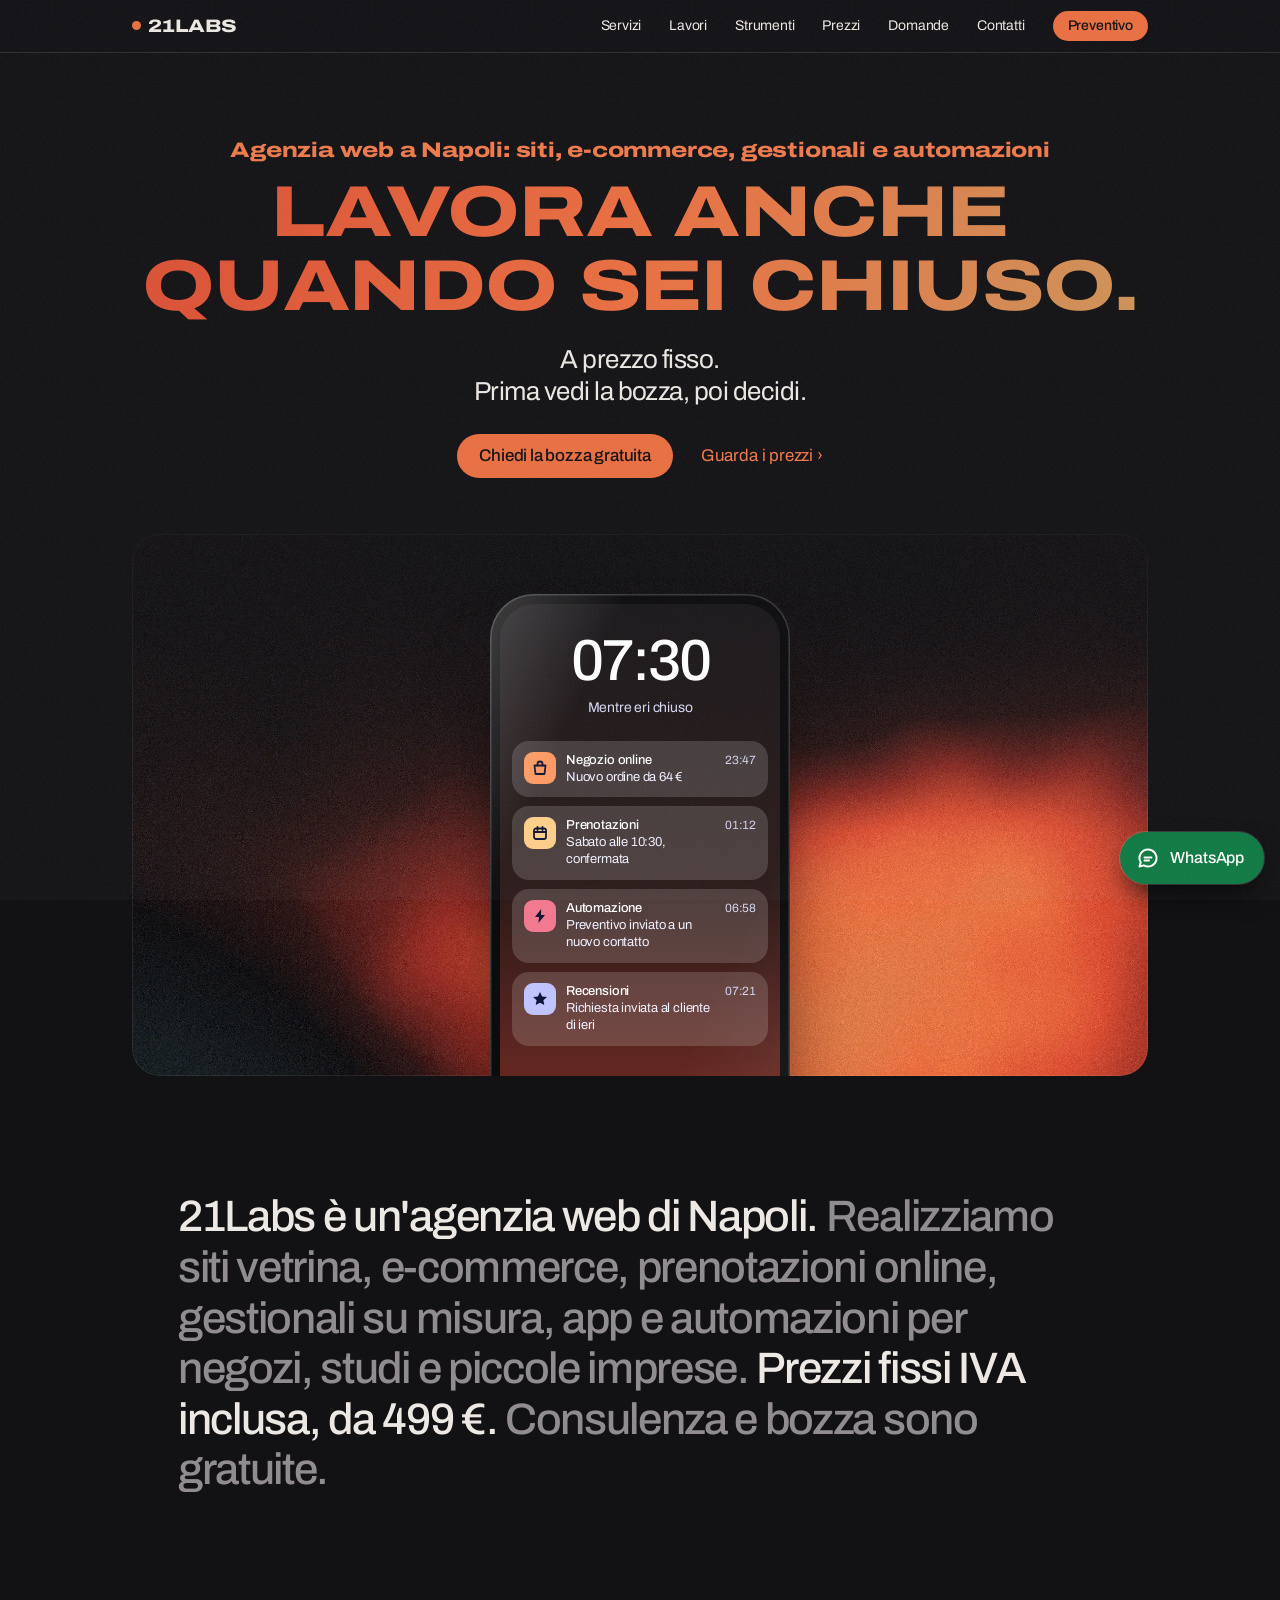
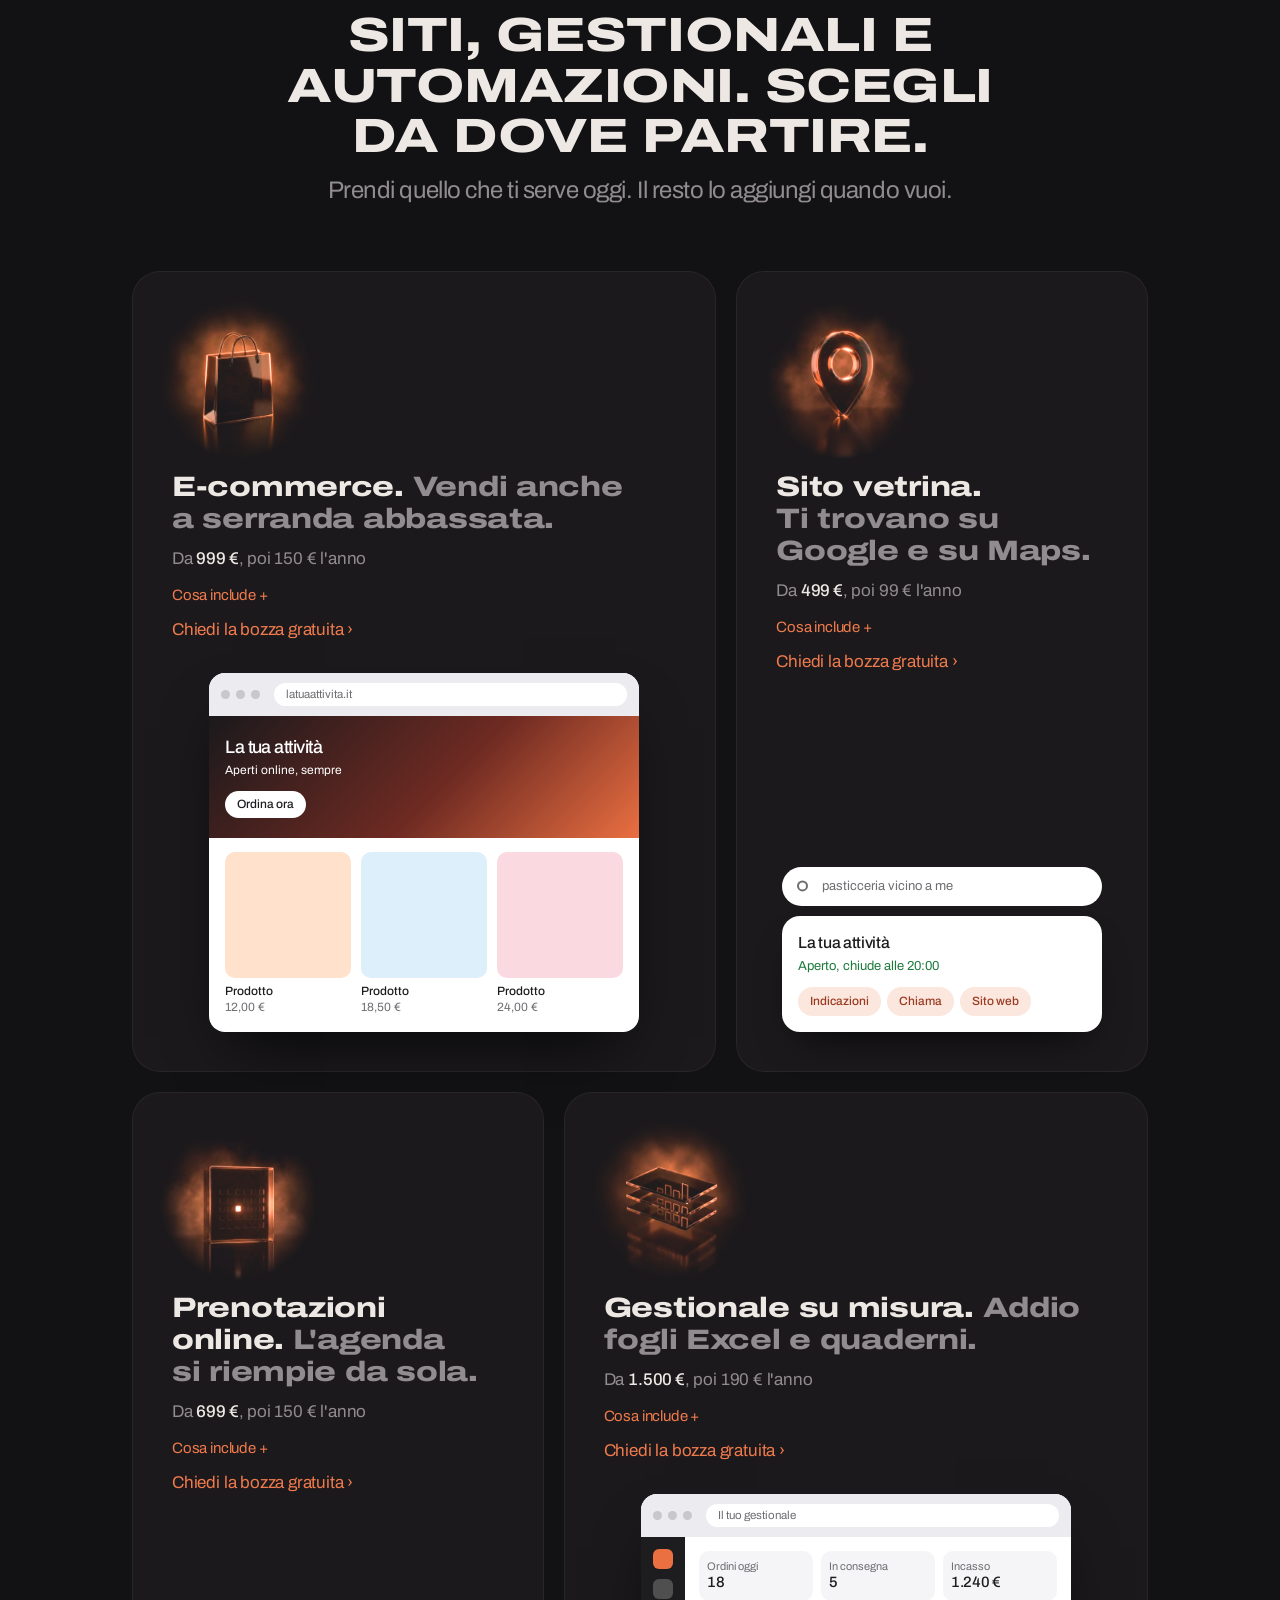
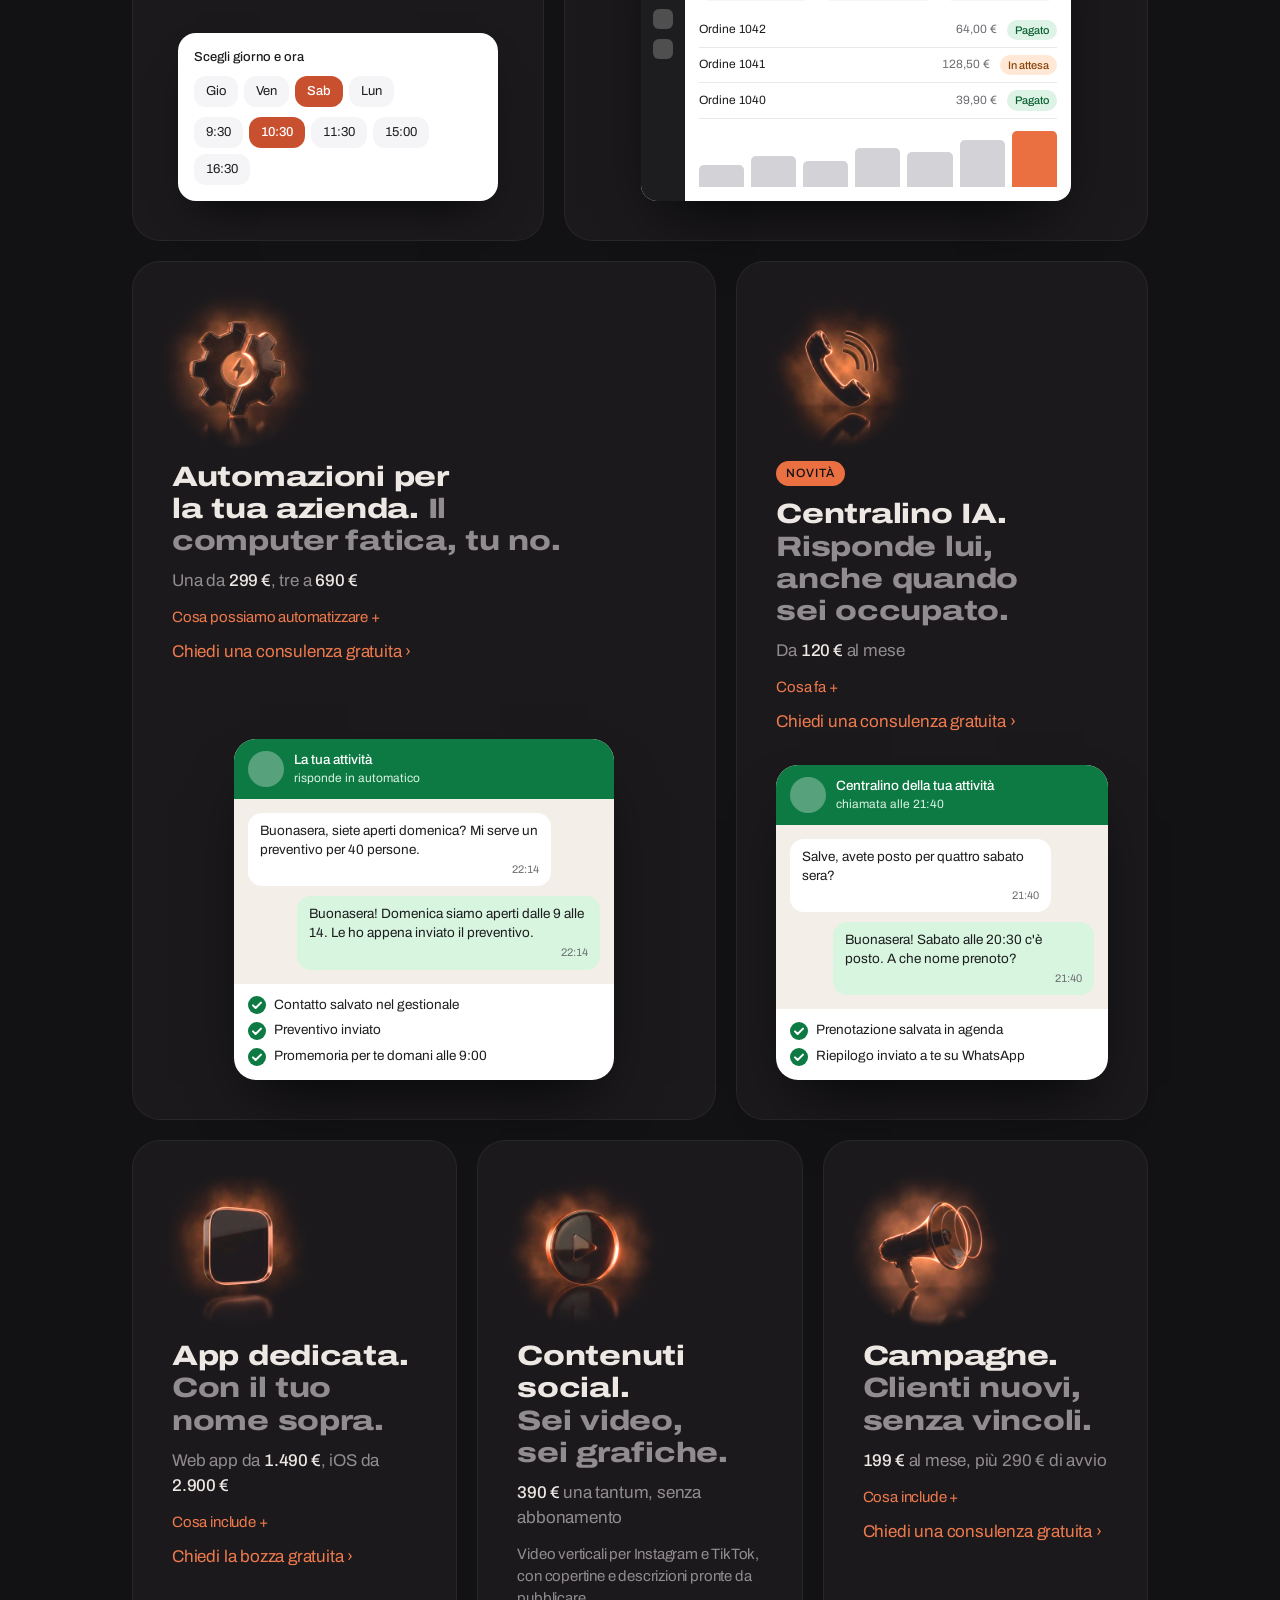
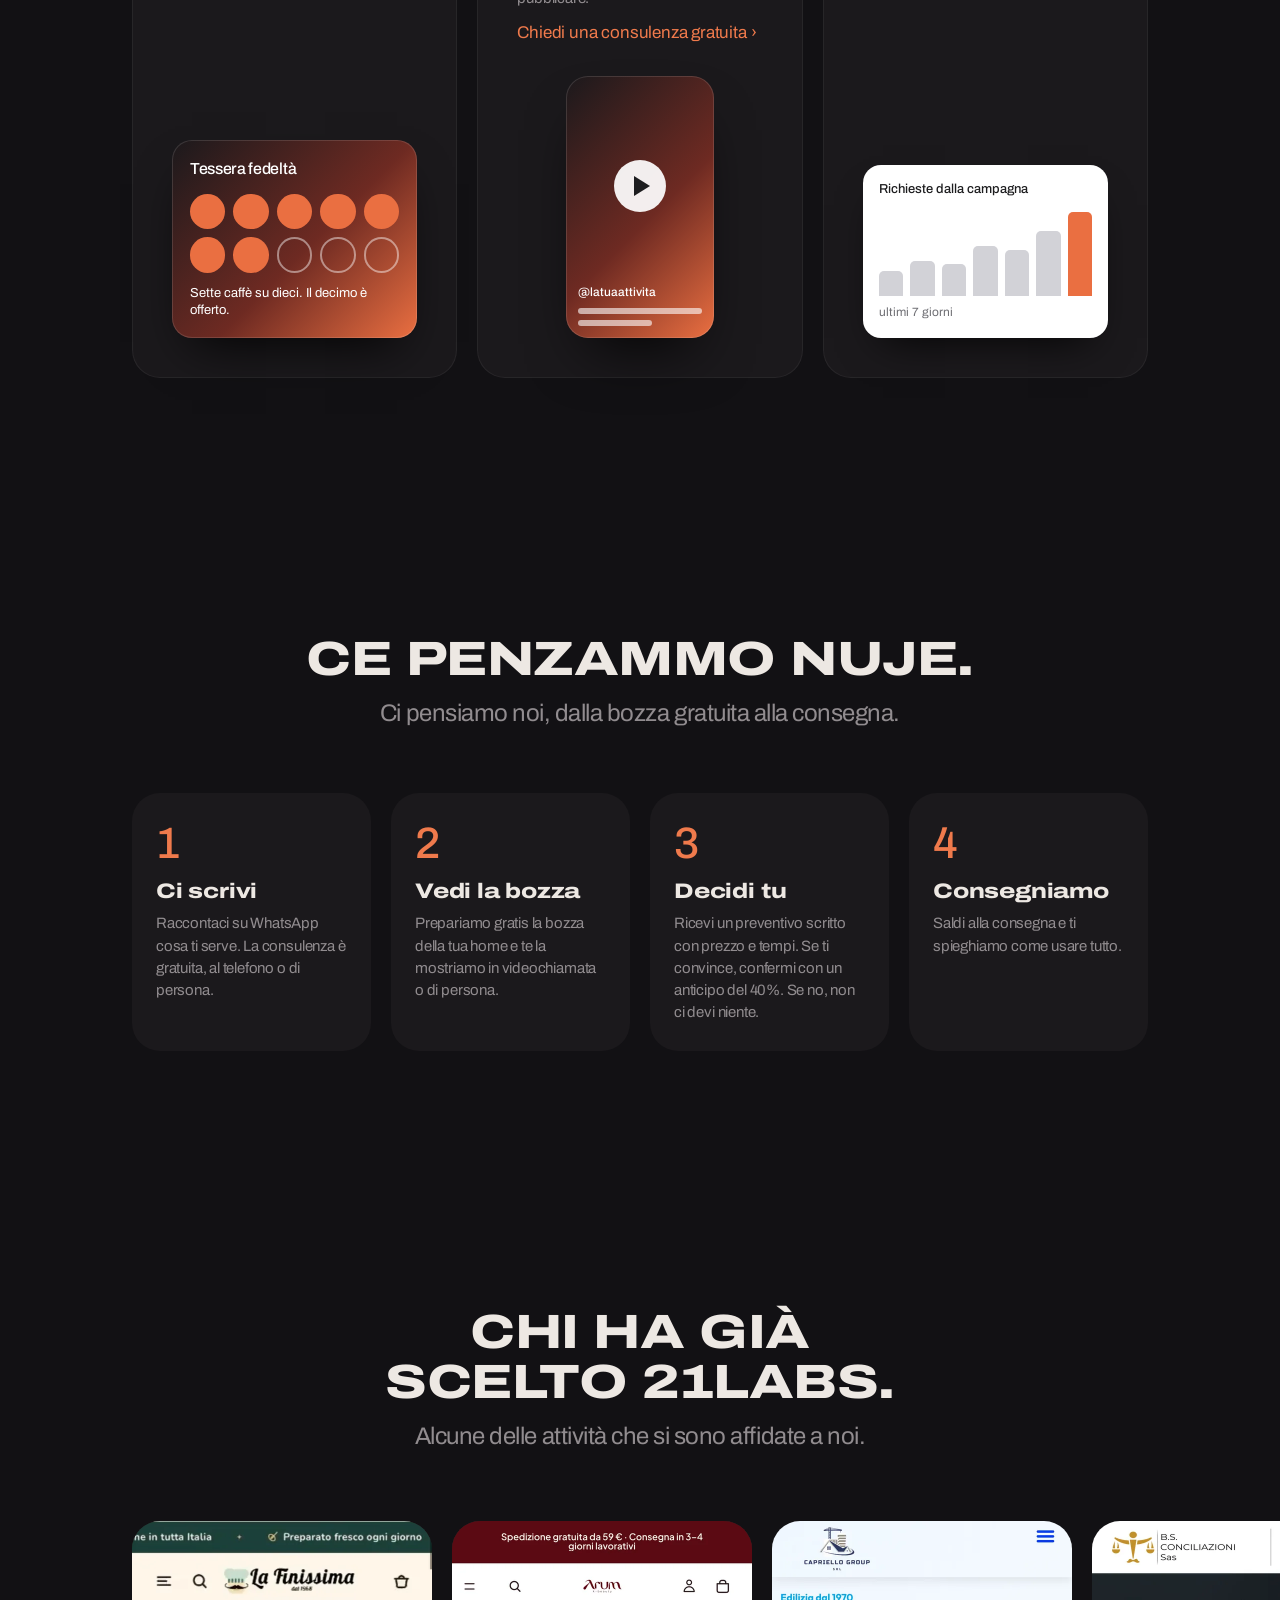
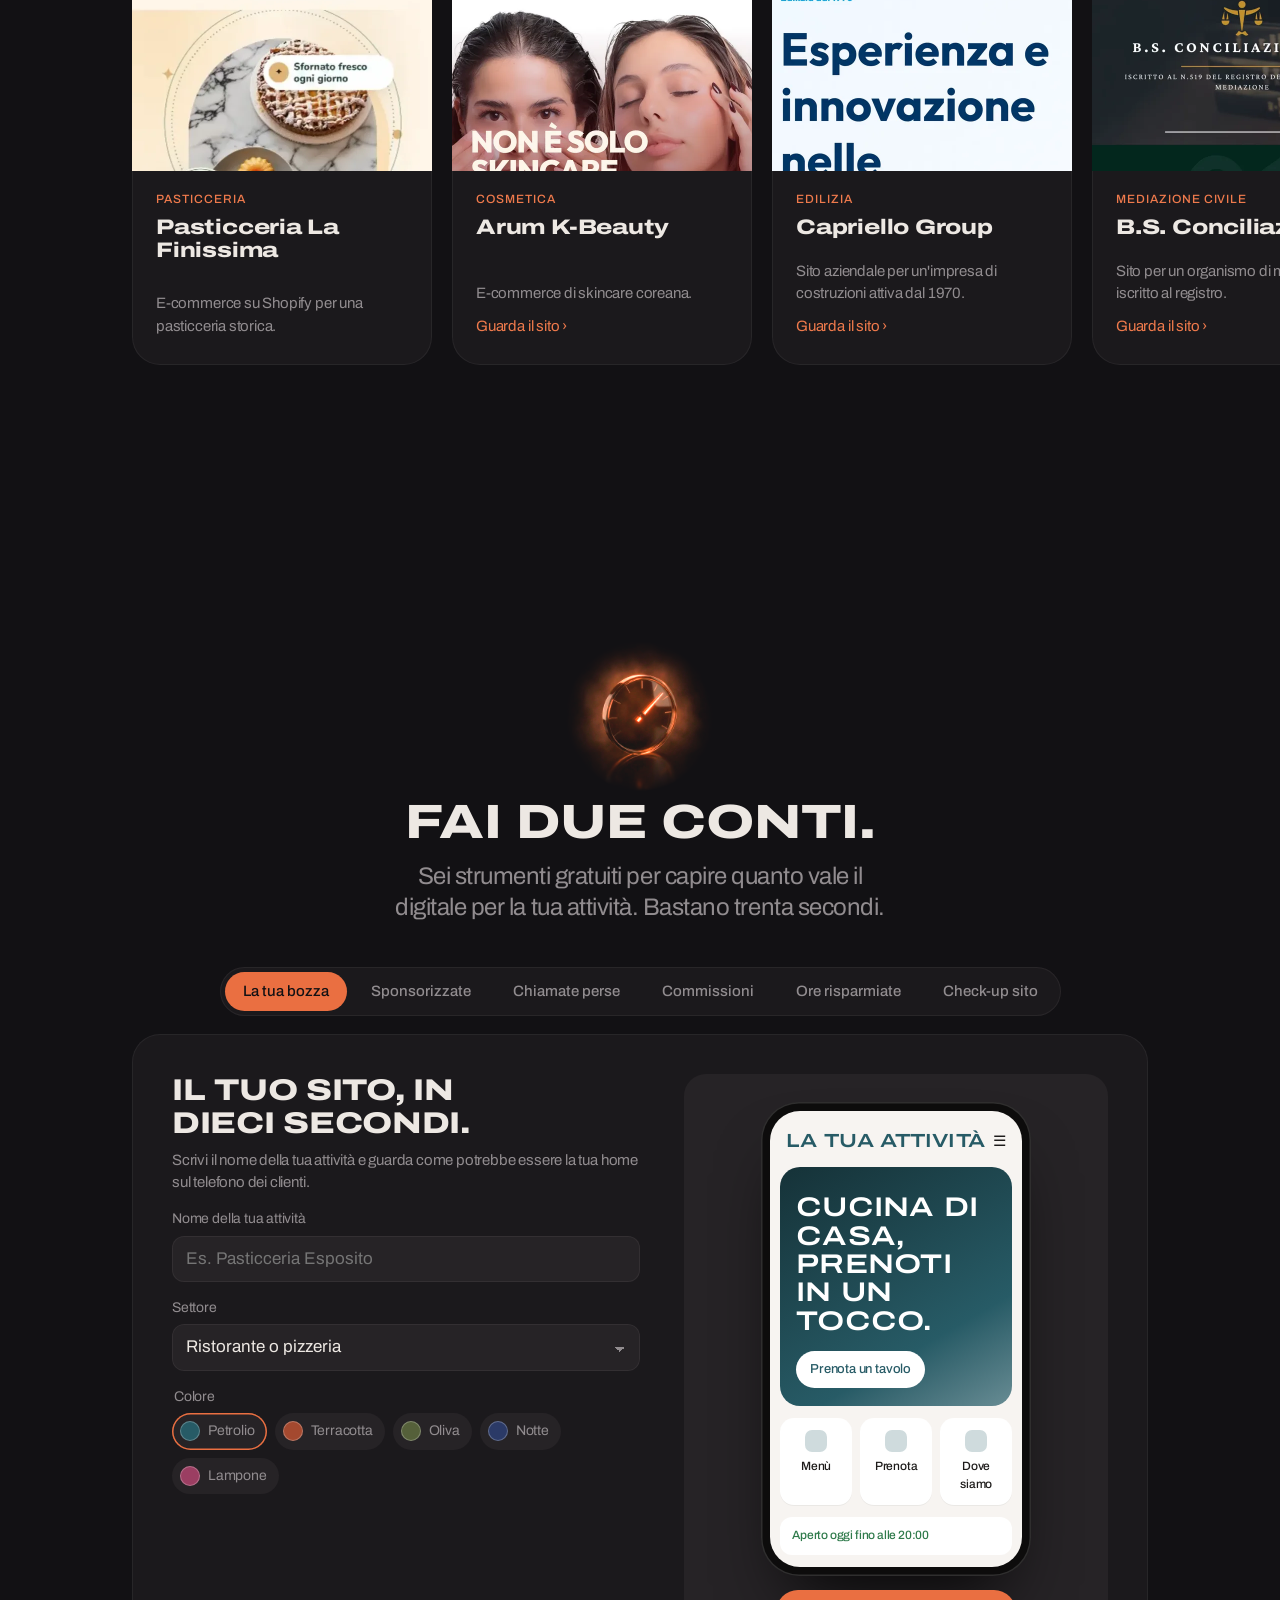
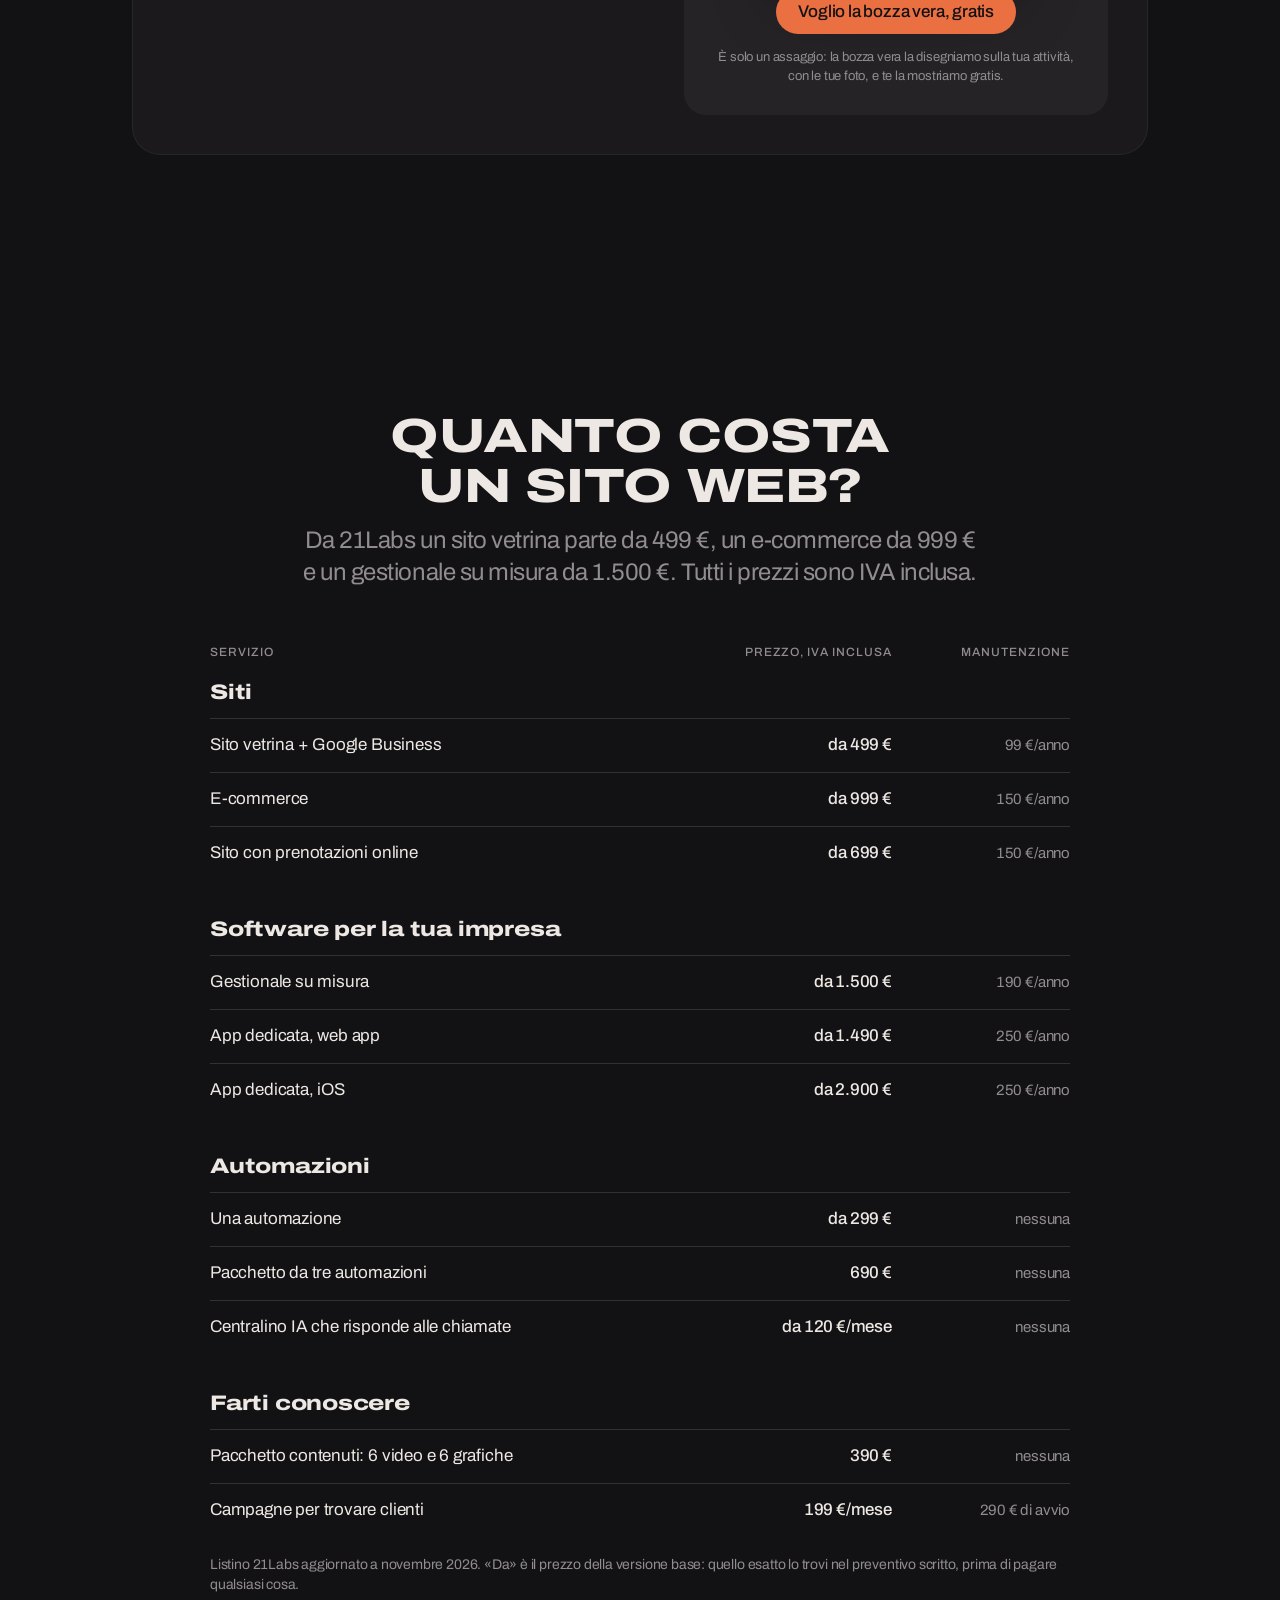
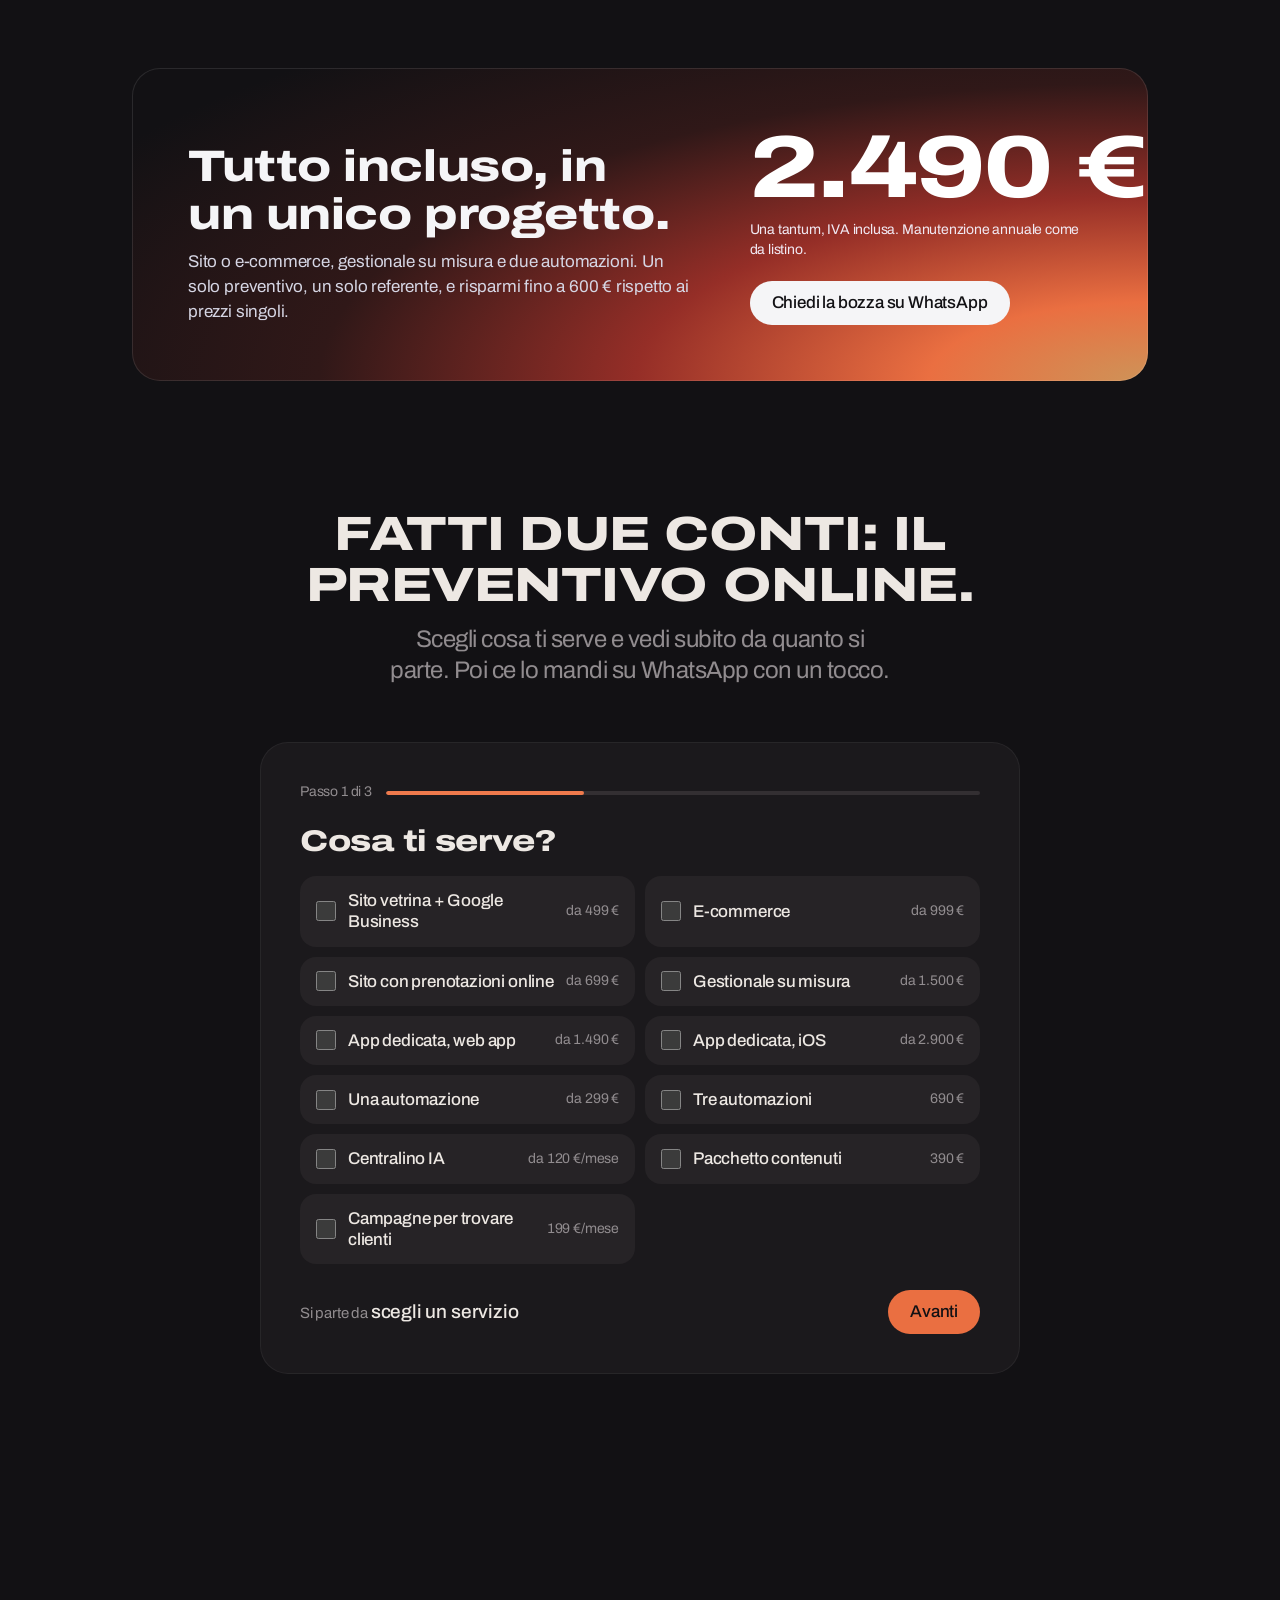
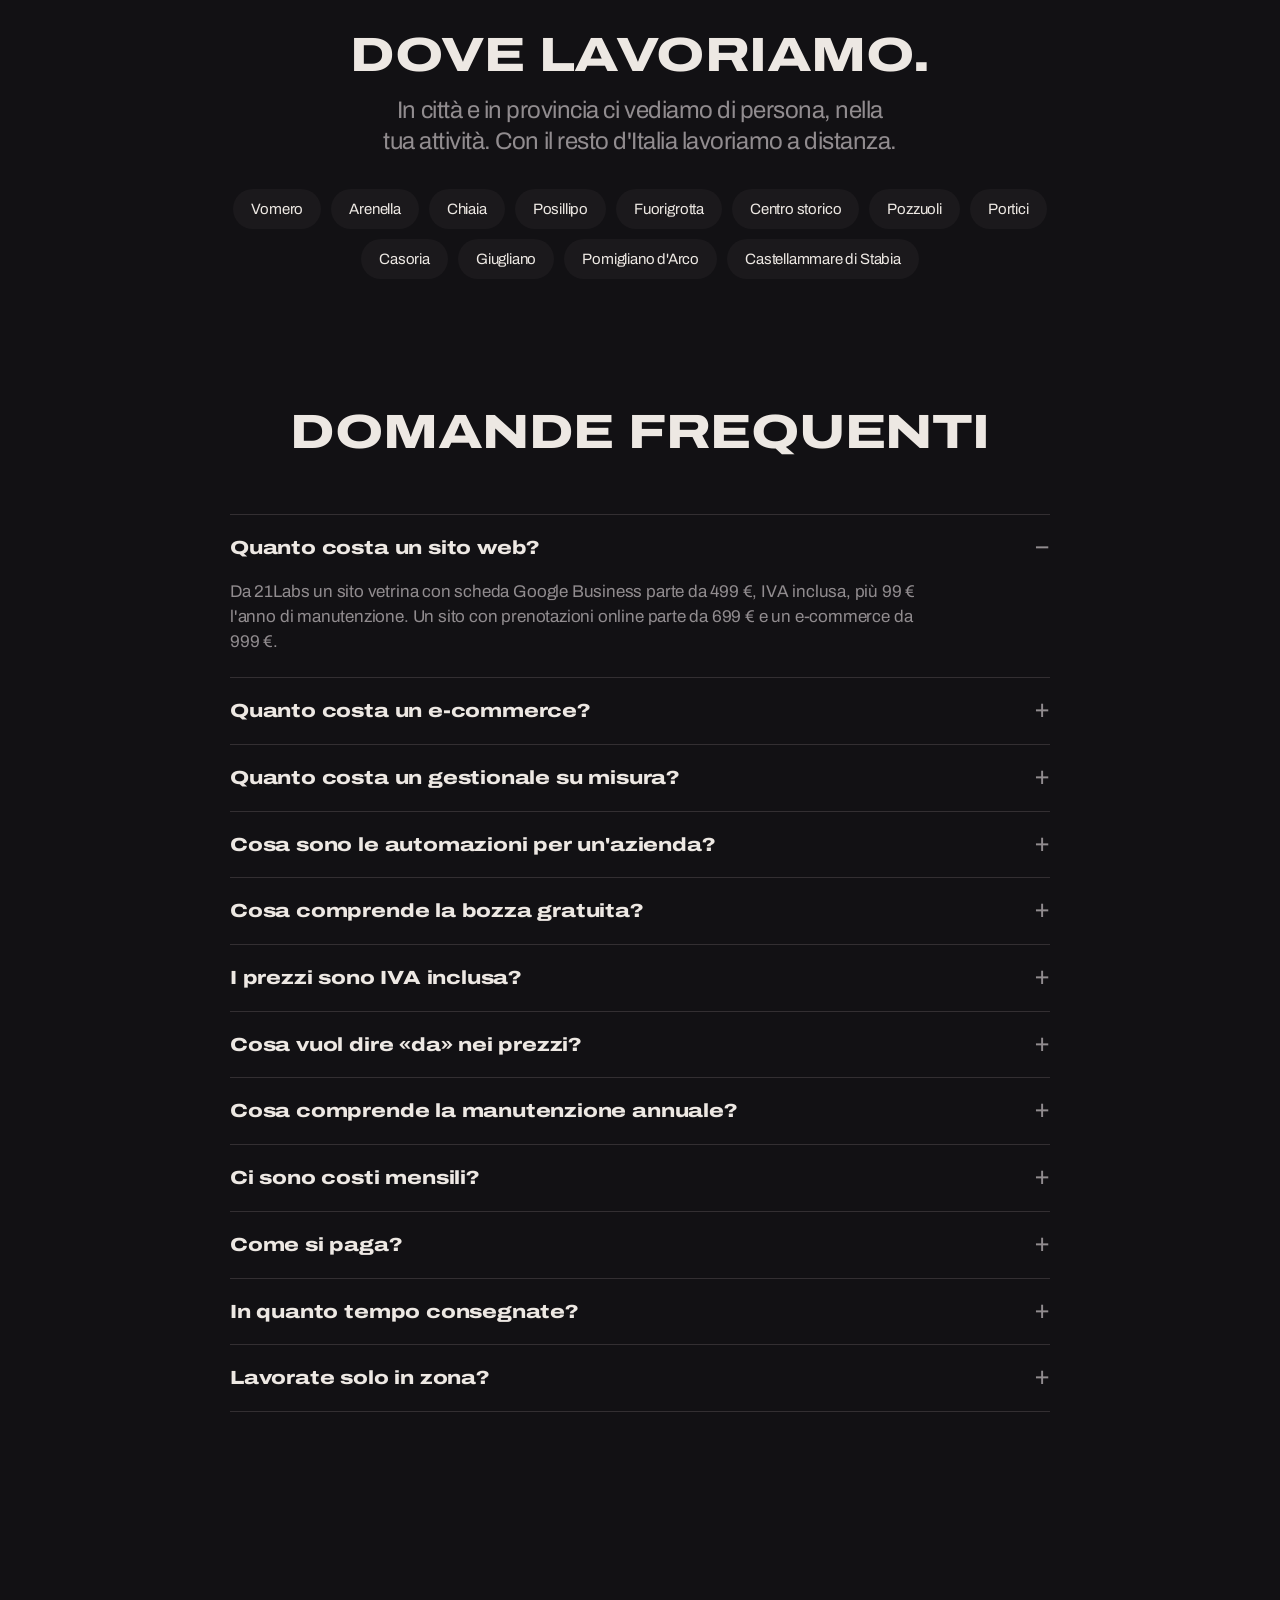
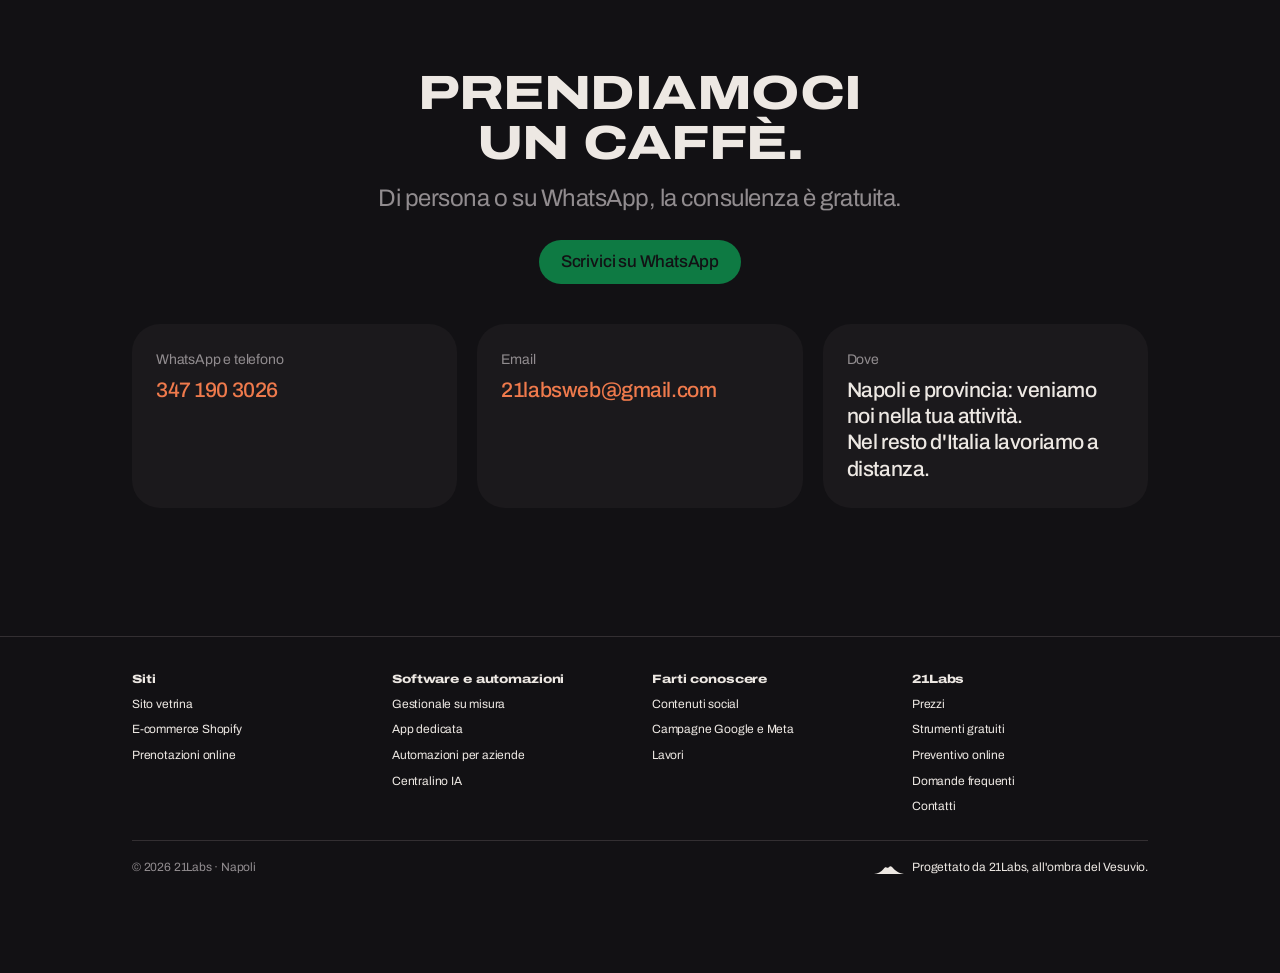
<file: 21labs-termica/sito-bozza/index.html>
<!DOCTYPE html>
<html lang="it">
<head>
<meta charset="utf-8">
<meta name="viewport" content="width=device-width, initial-scale=1">
<title>21Labs agenzia web Napoli</title>
<!-- Matt: quando lo metti su 21labs.it puoi usare un title più lungo, ad esempio
     "Agenzia web Napoli: siti, e-commerce e gestionali | 21Labs". -->
<meta name="description" content="21Labs è un'agenzia web di Napoli: siti vetrina da 499 €, e-commerce da 999 €, gestionali su misura da 1.500 €, app e automazioni. Prezzi IVA inclusa, bozza gratuita.">
<meta name="robots" content="index, follow, max-snippet:-1, max-image-preview:large">
<link rel="canonical" href="https://www.21labs.it/">
<meta name="geo.region" content="IT-NA">
<meta name="geo.placename" content="Napoli">
<meta property="og:type" content="website">
<meta property="og:site_name" content="21Labs">
<meta property="og:locale" content="it_IT">
<meta property="og:url" content="https://www.21labs.it/">
<meta property="og:title" content="21Labs, agenzia web a Napoli: siti, e-commerce, gestionali e automazioni">
<meta property="og:description" content="Siti da 499 €, e-commerce da 999 €, gestionali su misura da 1.500 €. Prezzi IVA inclusa, consulenza e bozza gratuite.">
<meta name="twitter:card" content="summary_large_image">
<meta property="og:image" content="https://www.21labs.it/media/og.jpg">
<meta name="twitter:image" content="https://www.21labs.it/media/og.jpg">

<!-- Google tag (gtag.js): incolla qui lo snippet di Google Ads / Analytics.
     I clic sui link WhatsApp inviano già l'evento "generate_lead" se gtag è presente. -->

<script>document.documentElement.className = 'js';</script>
<link rel="preconnect" href="https://fonts.googleapis.com">
<link rel="preconnect" href="https://fonts.gstatic.com" crossorigin>
<link href="https://fonts.googleapis.com/css2?family=Anton&family=Poppins:wght@400;500;600;700&display=swap" rel="stylesheet">

<script type="application/ld+json">
{
 "@context": "https://schema.org",
 "@graph": [
  {
   "@type": "ProfessionalService",
   "@id": "https://www.21labs.it/#agenzia",
   "name": "21Labs",
   "description": "Agenzia web di Napoli: siti vetrina, e-commerce, prenotazioni online, gestionali su misura, app e automazioni per negozi, studi e piccole imprese.",
   "url": "https://www.21labs.it/",
   "telephone": "+39 347 190 3026",
   "email": "21labsweb@gmail.com",
   "priceRange": "€€",
   "address": {
    "@type": "PostalAddress",
    "addressLocality": "Napoli",
    "addressRegion": "NA",
    "addressCountry": "IT"
   },
   "areaServed": [
    {
     "@type": "City",
     "name": "Napoli"
    },
    {
     "@type": "AdministrativeArea",
     "name": "Città metropolitana di Napoli"
    }
   ],
   "knowsAbout": [
    "Realizzazione siti web",
    "E-commerce Shopify",
    "Prenotazioni online",
    "Gestionali su misura",
    "App per aziende",
    "Automazioni aziendali",
    "Centralino con intelligenza artificiale",
    "Google Business Profile",
    "Google Ads"
   ],
   "contactPoint": {
    "@type": "ContactPoint",
    "contactType": "customer service",
    "telephone": "+39 347 190 3026",
    "availableLanguage": "Italian",
    "url": "https://wa.me/393471903026"
   },
   "hasOfferCatalog": {
    "@type": "OfferCatalog",
    "name": "Listino 21Labs",
    "itemListElement": [
     {
      "@type": "Offer",
      "name": "Sito vetrina + Google Business",
      "price": "499",
      "priceCurrency": "EUR",
      "priceSpecification": {
       "@type": "PriceSpecification",
       "minPrice": "499",
       "priceCurrency": "EUR",
       "valueAddedTaxIncluded": true
      },
      "areaServed": "Napoli e provincia",
      "itemOffered": {
       "@type": "Service",
       "name": "Sito vetrina + Google Business",
       "description": "Sito vetrina con scheda Google Business, tasto WhatsApp, modulo di contatto e pagine privacy e cookie. Manutenzione 99 € l'anno.",
       "provider": {
        "@id": "https://www.21labs.it/#agenzia"
       }
      }
     },
     {
      "@type": "Offer",
      "name": "E-commerce",
      "price": "999",
      "priceCurrency": "EUR",
      "priceSpecification": {
       "@type": "PriceSpecification",
       "minPrice": "999",
       "priceCurrency": "EUR",
       "valueAddedTaxIncluded": true
      },
      "areaServed": "Napoli e provincia",
      "itemOffered": {
       "@type": "Service",
       "name": "E-commerce",
       "description": "Negozio online su Shopify con pagamenti, spedizioni, pagine legali e collegamento a Google Shopping. Manutenzione 150 € l'anno.",
       "provider": {
        "@id": "https://www.21labs.it/#agenzia"
       }
      }
     },
     {
      "@type": "Offer",
      "name": "Sito con prenotazioni online",
      "price": "699",
      "priceCurrency": "EUR",
      "priceSpecification": {
       "@type": "PriceSpecification",
       "minPrice": "699",
       "priceCurrency": "EUR",
       "valueAddedTaxIncluded": true
      },
      "areaServed": "Napoli e provincia",
      "itemOffered": {
       "@type": "Service",
       "name": "Sito con prenotazioni online",
       "description": "Sito con prenotazioni online sincronizzate con Google Calendar e promemoria automatici. Manutenzione 150 € l'anno.",
       "provider": {
        "@id": "https://www.21labs.it/#agenzia"
       }
      }
     },
     {
      "@type": "Offer",
      "name": "Gestionale su misura",
      "price": "1500",
      "priceCurrency": "EUR",
      "priceSpecification": {
       "@type": "PriceSpecification",
       "minPrice": "1500",
       "priceCurrency": "EUR",
       "valueAddedTaxIncluded": true
      },
      "areaServed": "Napoli e provincia",
      "itemOffered": {
       "@type": "Service",
       "name": "Gestionale su misura",
       "description": "Gestionale su misura con moduli a scelta: clienti, ordini, magazzino, appuntamenti, preventivi. Manutenzione 190 € l'anno.",
       "provider": {
        "@id": "https://www.21labs.it/#agenzia"
       }
      }
     },
     {
      "@type": "Offer",
      "name": "App dedicata, web app",
      "price": "1490",
      "priceCurrency": "EUR",
      "priceSpecification": {
       "@type": "PriceSpecification",
       "minPrice": "1490",
       "priceCurrency": "EUR",
       "valueAddedTaxIncluded": true
      },
      "areaServed": "Napoli e provincia",
      "itemOffered": {
       "@type": "Service",
       "name": "App dedicata, web app",
       "description": "Web app con il nome dell'attività: area clienti, ordini, tessera fedeltà, catalogo per agenti. Manutenzione 250 € l'anno.",
       "provider": {
        "@id": "https://www.21labs.it/#agenzia"
       }
      }
     },
     {
      "@type": "Offer",
      "name": "App dedicata, iOS",
      "price": "2900",
      "priceCurrency": "EUR",
      "priceSpecification": {
       "@type": "PriceSpecification",
       "minPrice": "2900",
       "priceCurrency": "EUR",
       "valueAddedTaxIncluded": true
      },
      "areaServed": "Napoli e provincia",
      "itemOffered": {
       "@type": "Service",
       "name": "App dedicata, iOS",
       "description": "App iOS pubblicata su App Store. Manutenzione 250 € l'anno.",
       "provider": {
        "@id": "https://www.21labs.it/#agenzia"
       }
      }
     },
     {
      "@type": "Offer",
      "name": "Una automazione",
      "price": "299",
      "priceCurrency": "EUR",
      "priceSpecification": {
       "@type": "PriceSpecification",
       "minPrice": "299",
       "priceCurrency": "EUR",
       "valueAddedTaxIncluded": true
      },
      "areaServed": "Napoli e provincia",
      "itemOffered": {
       "@type": "Service",
       "name": "Una automazione",
       "description": "Automazione di un lavoro ripetitivo: risposte su WhatsApp, preventivi, promemoria, richieste di recensione.",
       "provider": {
        "@id": "https://www.21labs.it/#agenzia"
       }
      }
     },
     {
      "@type": "Offer",
      "name": "Pacchetto da tre automazioni",
      "price": "690",
      "priceCurrency": "EUR",
      "priceSpecification": {
       "@type": "PriceSpecification",
       "minPrice": "690",
       "priceCurrency": "EUR",
       "valueAddedTaxIncluded": true
      },
      "areaServed": "Napoli e provincia",
      "itemOffered": {
       "@type": "Service",
       "name": "Pacchetto da tre automazioni",
       "description": "Tre automazioni per l'azienda a prezzo di pacchetto.",
       "provider": {
        "@id": "https://www.21labs.it/#agenzia"
       }
      }
     },
     {
      "@type": "Offer",
      "name": "Pacchetto contenuti",
      "price": "390",
      "priceCurrency": "EUR",
      "priceSpecification": {
       "@type": "PriceSpecification",
       "minPrice": "390",
       "priceCurrency": "EUR",
       "valueAddedTaxIncluded": true
      },
      "areaServed": "Napoli e provincia",
      "itemOffered": {
       "@type": "Service",
       "name": "Pacchetto contenuti",
       "description": "Sei video verticali per Instagram e TikTok e sei grafiche, con copertine e descrizioni.",
       "provider": {
        "@id": "https://www.21labs.it/#agenzia"
       }
      }
     },
     {
      "@type": "Offer",
      "name": "Centralino IA",
      "price": "120",
      "priceCurrency": "EUR",
      "priceSpecification": {
       "@type": "PriceSpecification",
       "minPrice": "120",
       "priceCurrency": "EUR",
       "valueAddedTaxIncluded": true
      },
      "areaServed": "Napoli e provincia",
      "itemOffered": {
       "@type": "Service",
       "name": "Centralino IA che risponde alle chiamate",
       "description": "Centralino con intelligenza artificiale che risponde al telefono, dà informazioni, prende prenotazioni e invia il riepilogo su WhatsApp: da 120 € al mese.",
       "provider": {
        "@id": "https://www.21labs.it/#agenzia"
       }
      }
     },
     {
      "@type": "Offer",
      "name": "Campagne per trovare clienti",
      "price": "199",
      "priceCurrency": "EUR",
      "priceSpecification": {
       "@type": "PriceSpecification",
       "minPrice": "199",
       "priceCurrency": "EUR",
       "valueAddedTaxIncluded": true
      },
      "areaServed": "Napoli e provincia",
      "itemOffered": {
       "@type": "Service",
       "name": "Campagne per trovare clienti",
       "description": "Campagne su Google o Meta seguite ogni mese: 199 € al mese più 290 € di avvio, senza vincoli.",
       "provider": {
        "@id": "https://www.21labs.it/#agenzia"
       }
      }
     },
     {
      "@type": "Offer",
      "name": "Tutto incluso",
      "price": "2490",
      "priceCurrency": "EUR",
      "priceSpecification": {
       "@type": "PriceSpecification",
       "minPrice": "2490",
       "priceCurrency": "EUR",
       "valueAddedTaxIncluded": true
      },
      "areaServed": "Napoli e provincia",
      "itemOffered": {
       "@type": "Service",
       "name": "Tutto incluso",
       "description": "Sito o e-commerce, gestionale su misura e due automazioni in un unico progetto.",
       "provider": {
        "@id": "https://www.21labs.it/#agenzia"
       }
      }
     }
    ]
   }
  },
  {
   "@type": "WebSite",
   "@id": "https://www.21labs.it/#sito",
   "url": "https://www.21labs.it/",
   "name": "21Labs",
   "inLanguage": "it-IT",
   "publisher": {
    "@id": "https://www.21labs.it/#agenzia"
   }
  },
  {
   "@type": "FAQPage",
   "@id": "https://www.21labs.it/#domande",
   "inLanguage": "it-IT",
   "mainEntity": [
    {
     "@type": "Question",
     "name": "Quanto costa un sito web?",
     "acceptedAnswer": {
      "@type": "Answer",
      "text": "Da 21Labs un sito vetrina con scheda Google Business parte da 499 €, IVA inclusa, più 99 € l'anno di manutenzione. Un sito con prenotazioni online parte da 699 € e un e-commerce da 999 €."
     }
    },
    {
     "@type": "Question",
     "name": "Quanto costa un e-commerce?",
     "acceptedAnswer": {
      "@type": "Answer",
      "text": "Un e-commerce su Shopify parte da 999 € una tantum, IVA inclusa, più 150 € l'anno di manutenzione. Il canone di Shopify si paga a parte, direttamente a Shopify."
     }
    },
    {
     "@type": "Question",
     "name": "Quanto costa un gestionale su misura?",
     "acceptedAnswer": {
      "@type": "Answer",
      "text": "Un gestionale su misura parte da 1.500 € una tantum, IVA inclusa, più 190 € l'anno di manutenzione. Il prezzo esatto dipende dai moduli che scegli: clienti, ordini, magazzino, appuntamenti, preventivi."
     }
    },
    {
     "@type": "Question",
     "name": "Cosa sono le automazioni per un'azienda?",
     "acceptedAnswer": {
      "@type": "Answer",
      "text": "Sono piccoli programmi che fanno da soli i lavori ripetitivi: rispondere su WhatsApp a chi chiede informazioni, inviare preventivi, mandare i promemoria degli appuntamenti, chiedere una recensione su Google dopo l'acquisto. Una automazione parte da 299 €, tre costano 690 €."
     }
    },
    {
     "@type": "Question",
     "name": "Cosa comprende la bozza gratuita?",
     "acceptedAnswer": {
      "@type": "Answer",
      "text": "La home del tuo sito, oppure la schermata principale del gestionale o dell'app. Te la mostriamo in videochiamata o di persona e non ti impegna a niente."
     }
    },
    {
     "@type": "Question",
     "name": "I prezzi sono IVA inclusa?",
     "acceptedAnswer": {
      "@type": "Answer",
      "text": "Sì, tutti i prezzi che leggi in questa pagina sono IVA inclusa."
     }
    },
    {
     "@type": "Question",
     "name": "Cosa vuol dire «da» nei prezzi?",
     "acceptedAnswer": {
      "@type": "Answer",
      "text": "È il prezzo della versione base. Dopo la consulenza ricevi un preventivo scritto con il prezzo esatto, e solo allora decidi."
     }
    },
    {
     "@type": "Question",
     "name": "Cosa comprende la manutenzione annuale?",
     "acceptedAnswer": {
      "@type": "Answer",
      "text": "Hosting dove previsto, aggiornamenti, backup e assistenza. Modifiche ai contenuti e nuove funzioni si pagano a parte: 149 € per un pacchetto di 5 ore."
     }
    },
    {
     "@type": "Question",
     "name": "Ci sono costi mensili?",
     "acceptedAnswer": {
      "@type": "Answer",
      "text": "Solo per due servizi: le campagne pubblicitarie, 199 € al mese senza vincoli, e il centralino IA, da 120 € al mese. Per l'e-commerce il canone di Shopify si paga direttamente a Shopify. Tutto il resto è una tantum, più la manutenzione annuale."
     }
    },
    {
     "@type": "Question",
     "name": "Come si paga?",
     "acceptedAnswer": {
      "@type": "Answer",
      "text": "40% di anticipo alla conferma del preventivo, saldo alla consegna."
     }
    },
    {
     "@type": "Question",
     "name": "In quanto tempo consegnate?",
     "acceptedAnswer": {
      "@type": "Answer",
      "text": "I tempi li scriviamo nel preventivo, prima dell'anticipo, così sai la data di consegna prima di partire."
     }
    },
    {
     "@type": "Question",
     "name": "Lavorate solo in zona?",
     "acceptedAnswer": {
      "@type": "Answer",
      "text": "Lavoriamo soprattutto con attività di Napoli e provincia, dove possiamo vederci di persona. Con il resto d'Italia lavoriamo a distanza."
     }
    }
   ]
  }
 ]
}
</script>

<style>
:root {
  /* Layout: pagina nera alla Apple. Titoli grandi al centro, tessere grigio scuro con testo a sinistra.
     L'azzurro e l'alba sul Vesuvio portano la città senza nominarla a ogni riga. */
  --nero: #201D1C;
  --tessera: #2B2726;
  --rilievo: #363130;
  --testo: #F2EDE9;
  --grigio: #A9A09A;
  --linea: #433D3A;
  --azzurro: #6FB3C2;
  --pillola: #275B66;
  --alba: linear-gradient(100deg, #3E8796 0%, #8CC6D0 100%);
  --verde-wa: #0E7A43;
  /* le schermate disegnate dentro le tessere restano chiare, come schermate vere */
  --ui-carta: #FFFFFF;
  --ui-testo: #1D1D1F;
  --ui-grigio: #6E6E73;
  --ui-velo: #F5F5F7;
  --ui-azzurro: #006BB6;
  --font: "Poppins", -apple-system, BlinkMacSystemFont, "Segoe UI", Roboto, sans-serif;
  --titoli: "Anton", "Poppins", sans-serif;
  --petrolio: #275B66;
  color-scheme: dark;
}

*, *::before, *::after { box-sizing: border-box; }
html { scroll-behavior: smooth; -webkit-text-size-adjust: 100%; background: var(--nero); }
body {
  margin: 0; background: var(--nero); color: var(--testo);
  font-family: var(--font); font-size: 17px; line-height: 1.47; letter-spacing: -0.011em;
  -webkit-font-smoothing: antialiased;
}
h1, h2, h3, h4, p, ul, ol, dl, dd, figure, fieldset, table { margin: 0; }
ul, ol { padding: 0; list-style: none; }
fieldset { border: 0; padding: 0; min-width: 0; }
h2, h3 { font-weight: 700; letter-spacing: -0.03em; line-height: 1.08; text-wrap: balance; }
a { color: var(--azzurro); text-decoration: none; }
a:hover { text-decoration: underline; text-underline-offset: 3px; }
:focus-visible { outline: 3px solid var(--azzurro); outline-offset: 3px; border-radius: 8px; }
[id] { scroll-margin-top: 72px; }
.wrap { max-width: 1080px; margin-inline: auto; padding-inline: clamp(16px, 4vw, 32px); }

.pillola {
  display: inline-flex; align-items: center; justify-content: center; gap: 8px;
  background: var(--pillola); color: #fff; border: 0; border-radius: 980px; cursor: pointer;
  padding: 12px 22px; font: 500 17px/1.2 var(--font); letter-spacing: -0.011em; text-align: center;
}
.pillola:hover { background: #2F6E7B; text-decoration: none; }
.pillola.piccola { padding: 7px 15px; font-size: 14px; }
.pillola.bianca { background: #F5F5F7; color: #1D1D1F; }
.pillola.bianca:hover { background: #FFFFFF; }
.pillola.verde { background: var(--verde-wa); }
.pillola.verde:hover { background: #109552; }
.freccia::after { content: " ›"; }

/* ---------- Barra ---------- */
.barra {
  position: sticky; top: 0; z-index: 20; background: rgba(32, 29, 28, 0.78);
  -webkit-backdrop-filter: saturate(180%) blur(20px); backdrop-filter: saturate(180%) blur(20px);
  border-bottom: 1px solid rgba(255, 255, 255, 0.12);
}
.barra .wrap { display: flex; align-items: center; justify-content: space-between; gap: 16px; height: 52px; }
.logo { font-weight: 700; font-size: 21px; letter-spacing: -0.04em; color: var(--testo); }
.logo:hover { text-decoration: none; }
.logo span { color: var(--azzurro); }
.menu { display: flex; align-items: center; gap: 28px; font-size: 14px; }
.menu a:not(.pillola) { color: var(--testo); }

/* ---------- Apertura ---------- */
.hero { padding-top: clamp(44px, 7vw, 84px); text-align: center; }
.hero h1 { font-size: clamp(15px, 1.9vw, 21px); font-weight: 600; letter-spacing: -0.012em; line-height: 1.3; color: var(--azzurro); }
.hero .motto {
  font-size: clamp(40px, 8.4vw, 88px); font-weight: 700; letter-spacing: -0.04em; line-height: 1.05; margin-top: 12px; padding-bottom: 0.08em; text-wrap: balance;
  color: #FF9A62; background: var(--alba); -webkit-background-clip: text; background-clip: text; -webkit-text-fill-color: transparent;
}
.hero .sotto { font-size: clamp(19px, 2.4vw, 26px); letter-spacing: -0.02em; line-height: 1.25; margin: 14px auto 0; max-width: 26em; text-wrap: balance; color: var(--testo); }
.hero .azioni { display: flex; flex-wrap: wrap; justify-content: center; align-items: center; gap: 14px 28px; margin-top: 26px; }

.scena {
  position: relative; overflow: hidden; border-radius: 28px; margin-top: clamp(36px, 5vw, 56px);
  padding: clamp(36px, 5vw, 60px) 16px 0; display: grid; justify-items: center; color: #fff; text-align: left;
  background: linear-gradient(180deg, #0B0A0A 0%, #121515 35%, #16292C 62%, #1F4750 84%, #3E8796 100%);
  box-shadow: inset 0 0 0 1px rgba(255, 255, 255, 0.08);
  perspective: 1400px;
}
.scena::before {
  content: ""; position: absolute; inset: 0 0 45% 0; z-index: 1; pointer-events: none;
  background: linear-gradient(180deg, rgba(0, 0, 0, 0.72) 0%, rgba(0, 0, 0, 0.35) 55%, rgba(0, 0, 0, 0) 100%);
}
.scena-video { position: absolute; inset: 0; width: 100%; height: 100%; object-fit: cover; z-index: 0; pointer-events: none; }
.telefono { position: relative; z-index: 2; width: min(300px, 100%); margin-bottom: -44px; }
.telefono-corpo {
  position: relative; border-radius: 44px; padding: 10px; background: #090C22;
  box-shadow: 0 60px 90px -30px rgba(0, 0, 0, 0.9), inset 0 0 0 1.5px rgba(255, 255, 255, 0.18);
  transform: rotateX(var(--rx, 0deg)) rotateY(var(--ry, 0deg)); transform-origin: 50% 60%;
  transition: transform 0.25s ease-out; will-change: transform;
  animation: entra3d 1.5s cubic-bezier(0.16, 0.84, 0.24, 1) backwards;
}
.telefono-corpo::after {
  content: ""; position: absolute; inset: 0; border-radius: inherit; pointer-events: none;
  background: linear-gradient(115deg, rgba(255, 255, 255, 0.2) 0%, rgba(255, 255, 255, 0) 26%, rgba(255, 255, 255, 0) 74%, rgba(255, 255, 255, 0.07) 100%);
}
@keyframes entra3d { from { transform: rotateX(34deg) rotateY(-28deg) translateY(60px) scale(0.9); opacity: 0; } }
.schermo { border-radius: 35px; padding: 28px 12px 64px; background: linear-gradient(180deg, #151818 0%, #1A3238 55%, #2D6A77 100%); }
.ora { font-size: 58px; font-weight: 600; letter-spacing: -0.04em; line-height: 1; text-align: center; font-variant-numeric: tabular-nums; }
.giorno { text-align: center; font-size: 14px; color: #DAD8F5; margin-top: 8px; }
.notifiche { display: grid; gap: 9px; margin-top: 22px; }
.notifica {
  display: grid; grid-template-columns: 32px minmax(0, 1fr) auto; gap: 10px; align-items: start;
  background: rgba(255, 255, 255, 0.16); border-radius: 17px; padding: 11px 12px;
  animation: arriva 0.55s cubic-bezier(0.2, 0.8, 0.2, 1) both; animation-delay: calc(var(--i) * 0.4s + 0.9s);
}
.notifica .icona { width: 32px; height: 32px; border-radius: 9px; display: grid; place-items: center; background: var(--c); }
.notifica .icona svg { width: 18px; height: 18px; }
.notifica b { display: block; font-size: 13px; font-weight: 600; line-height: 1.3; }
.notifica p { font-size: 13px; line-height: 1.35; color: #F1F0FF; }
.notifica time { font-size: 12px; color: #D5D3F0; font-variant-numeric: tabular-nums; }
@keyframes arriva { from { opacity: 0; transform: translateY(16px) scale(0.97); } to { opacity: 1; transform: none; } }

/* ---------- Manifesto ---------- */
.manifesto { padding-block: clamp(56px, 9vw, 120px); }
.manifesto p { font-size: clamp(24px, 3.7vw, 44px); font-weight: 600; letter-spacing: -0.03em; line-height: 1.15; color: var(--grigio); max-width: 21em; margin-inline: auto; }
.manifesto strong { color: var(--testo); font-weight: 600; }

/* ---------- Sezioni ---------- */
.sezione { padding-block: clamp(64px, 10vw, 128px); }
.testa { text-align: center; max-width: 780px; margin-inline: auto; }
.testa h2 { font-size: clamp(32px, 5.8vw, 56px); }
.testa p { font-size: clamp(19px, 2.2vw, 24px); letter-spacing: -0.02em; line-height: 1.3; color: var(--grigio); margin-top: 14px; text-wrap: balance; }

/* ---------- Tessere dei servizi ---------- */
.bento { display: grid; grid-template-columns: repeat(12, minmax(0, 1fr)); gap: 20px; margin-top: clamp(36px, 5vw, 64px); }
.tessera { background: var(--tessera); border-radius: 28px; padding: clamp(24px, 3.4vw, 40px); display: flex; flex-direction: column; gap: 12px; min-width: 0; }
.t7 { grid-column: span 7; } .t5 { grid-column: span 5; } .t6 { grid-column: span 6; } .t4 { grid-column: span 4; }
.tessera .novita { align-self: flex-start; font-size: 12px; font-weight: 600; letter-spacing: 0.04em; text-transform: uppercase; color: #10201F; background: linear-gradient(90deg, #8CC6D0, #3E8796); border-radius: 980px; padding: 4px 10px; }
.tessera .oggetto { width: 160px; height: 160px; object-fit: contain; mix-blend-mode: screen; margin: -12px 0 0 -14px; filter: brightness(1.2); -webkit-mask-image: radial-gradient(closest-side, #000 62%, transparent 100%); mask-image: radial-gradient(closest-side, #000 62%, transparent 100%); }
.tessera h3 { font-size: clamp(25px, 3.1vw, 34px); }
.tessera h3 span { color: var(--grigio); }
.tessera .costo { font-size: 17px; color: var(--grigio); }
.tessera .costo strong { color: var(--testo); font-weight: 600; font-variant-numeric: tabular-nums; }
.tessera .descr { font-size: 15px; color: var(--grigio); }
.tessera details { font-size: 15px; }
.tessera summary { cursor: pointer; color: var(--azzurro); list-style: none; display: inline-block; }
.tessera summary::-webkit-details-marker { display: none; }
.tessera summary::after { content: " +"; }
.tessera details[open] summary::after { content: " −"; }
.tessera details ul { list-style: disc; padding-left: 1.2em; margin-top: 10px; display: grid; gap: 5px; color: var(--testo); }
.tessera details li::marker { color: var(--azzurro); }
.tessera .nota { margin-top: 10px; font-size: 13px; color: var(--grigio); }
.tessera .figura { margin-top: auto; padding-top: 18px; display: grid; place-items: center; }

/* Figure disegnate in CSS: schermate chiare su tessere scure */
.m-finestra { width: min(430px, 100%); background: var(--ui-carta); color: var(--ui-testo); border-radius: 16px; overflow: hidden; box-shadow: 0 30px 60px -24px rgba(0, 0, 0, 0.9); font-size: 12px; line-height: 1.3; letter-spacing: 0; }
.m-barra { display: flex; align-items: center; gap: 6px; padding: 10px 12px; background: #ECECF0; }
.m-barra i { width: 9px; height: 9px; border-radius: 50%; background: #C7C7CC; }
.m-barra span { margin-left: 8px; flex: 1; background: #fff; border-radius: 999px; padding: 4px 12px; color: var(--ui-grigio); font-size: 11.5px; }
.m-copertina { padding: 20px 16px; color: #fff; background: linear-gradient(120deg, #1A3238, #275B66 65%, #5FA3B2); display: grid; gap: 4px; justify-items: start; }
.m-copertina b { font-size: 18px; font-weight: 700; letter-spacing: -0.03em; }
.m-copertina em { font-style: normal; font-weight: 600; margin-top: 8px; background: #fff; color: var(--ui-testo); border-radius: 999px; padding: 6px 12px; }
.m-prodotti { display: grid; grid-template-columns: repeat(3, minmax(0, 1fr)); gap: 10px; padding: 14px 16px 16px; }
.m-prod i { display: block; aspect-ratio: 1; border-radius: 10px; background: var(--c); }
.m-prod b { display: block; margin-top: 6px; font-weight: 600; }
.m-prod span { color: var(--ui-grigio); }

.m-mappa { width: min(320px, 100%); display: grid; gap: 10px; font-size: 13px; line-height: 1.35; letter-spacing: 0; color: var(--ui-testo); }
.m-cerca { background: #fff; border-radius: 999px; padding: 11px 16px 11px 40px; color: var(--ui-grigio); position: relative; }
.m-cerca::before { content: ""; position: absolute; left: 15px; top: 50%; width: 11px; height: 11px; border: 2px solid var(--ui-grigio); border-radius: 50%; transform: translateY(-60%); }
.m-scheda { background: #fff; border-radius: 18px; padding: 16px; display: grid; gap: 4px; box-shadow: 0 20px 40px -20px rgba(0, 0, 0, 0.9); }
.m-scheda b { font-size: 16px; font-weight: 700; letter-spacing: -0.02em; }
.m-scheda span { color: #1E7A3C; }
.m-chips { display: flex; flex-wrap: wrap; gap: 6px; margin-top: 8px; }
.m-chips em { font-style: normal; font-weight: 600; font-size: 12px; padding: 6px 12px; border-radius: 999px; background: #E6F3FB; color: var(--ui-azzurro); }

.m-agenda { width: min(320px, 100%); background: #fff; color: var(--ui-testo); border-radius: 18px; padding: 16px; box-shadow: 0 20px 40px -20px rgba(0, 0, 0, 0.9); font-size: 13px; line-height: 1.3; letter-spacing: 0; }
.m-agenda b { font-weight: 700; }
.m-giorni, .m-slot { display: flex; flex-wrap: wrap; gap: 6px; margin-top: 10px; }
.m-giorni span, .m-slot span { padding: 7px 12px; border-radius: 12px; background: var(--ui-velo); font-variant-numeric: tabular-nums; }
.m-giorni .scelto, .m-slot .scelto { background: var(--ui-azzurro); color: #fff; font-weight: 600; }

.m-gest { display: grid; grid-template-columns: 44px minmax(0, 1fr); }
.m-lato { background: #1D1D1F; padding: 12px 0; display: grid; gap: 10px; justify-items: center; align-content: start; }
.m-lato i { width: 20px; height: 20px; border-radius: 6px; background: rgba(255, 255, 255, 0.22); }
.m-lato i:first-child { background: #12A0D7; }
.m-centro { padding: 14px; display: grid; gap: 12px; }
.m-kpi { display: grid; grid-template-columns: repeat(3, minmax(0, 1fr)); gap: 8px; }
.m-kpi div { background: var(--ui-velo); border-radius: 10px; padding: 8px; min-width: 0; }
.m-kpi span { display: block; color: var(--ui-grigio); font-size: 11px; }
.m-kpi b { white-space: nowrap; font-size: 15px; font-weight: 700; letter-spacing: -0.02em; font-variant-numeric: tabular-nums; }
.m-righe li { display: grid; grid-template-columns: minmax(0, 1fr) auto auto; gap: 10px; align-items: center; padding: 7px 0; border-bottom: 1px solid #E8E8ED; }
.m-righe span { color: var(--ui-grigio); font-variant-numeric: tabular-nums; }
.m-righe em { font-style: normal; font-weight: 600; font-size: 11px; padding: 3px 8px; border-radius: 999px; background: #DDF3E6; color: #0B6034; }
.m-righe em.attesa { background: #FFE9D6; color: #8A4208; }
.m-grafico { display: flex; align-items: flex-end; gap: 7px; height: 56px; }
.m-grafico i { flex: 1; border-radius: 5px 5px 0 0; background: #D2D2D7; height: var(--h); }
.m-grafico i:last-child { background: #12A0D7; }

.m-chat { width: min(380px, 100%); background: #fff; color: var(--ui-testo); border-radius: 22px; overflow: hidden; box-shadow: 0 30px 60px -24px rgba(0, 0, 0, 0.9); font-size: 13.5px; line-height: 1.4; letter-spacing: 0; }
.m-chat-testa { display: grid; grid-template-columns: 36px minmax(0, 1fr); column-gap: 10px; align-items: center; padding: 12px 14px; background: var(--verde-wa); color: #fff; }
.m-chat-testa i { grid-row: span 2; width: 36px; height: 36px; border-radius: 50%; background: rgba(255, 255, 255, 0.3); }
.m-chat-testa b { font-weight: 600; }
.m-chat-testa span { font-size: 12px; color: #D9F2E3; }
.m-chat-corpo { padding: 14px; display: grid; gap: 10px; background: #F3EFE8; }
.m-msg { max-width: 86%; padding: 9px 12px; border-radius: 14px; background: #fff; }
.m-msg.esce { justify-self: end; background: #D7F5DF; }
.m-msg time { display: block; text-align: right; font-size: 11px; color: var(--ui-grigio); margin-top: 2px; font-variant-numeric: tabular-nums; }
.m-fatto { padding: 12px 14px 14px; display: grid; gap: 7px; }
.m-fatto li { display: grid; grid-template-columns: 18px minmax(0, 1fr); gap: 8px; align-items: center; }
.m-fatto li::before { content: ""; width: 18px; height: 18px; border-radius: 50%; background: var(--verde-wa) url("data:image/svg+xml,%3Csvg xmlns='http://www.w3.org/2000/svg' viewBox='0 0 18 18'%3E%3Cpath d='M5 9.4l2.6 2.6L13 6.6' fill='none' stroke='%23fff' stroke-width='2' stroke-linecap='round' stroke-linejoin='round'/%3E%3C/svg%3E") center / contain no-repeat; }

.m-tessera { width: min(300px, 100%); border-radius: 20px; padding: 18px; color: #fff; background: linear-gradient(135deg, #151818, #1A3238 55%, #275B66); box-shadow: 0 24px 48px -20px rgba(0, 0, 0, 0.9), inset 0 0 0 1px rgba(255, 255, 255, 0.12); font-size: 13px; line-height: 1.35; letter-spacing: 0; }
.m-tessera b { font-size: 16px; font-weight: 700; letter-spacing: -0.02em; }
.m-bollini { display: grid; grid-template-columns: repeat(5, 1fr); gap: 8px; margin: 14px 0 12px; }
.m-bollini i { aspect-ratio: 1; border-radius: 50%; box-shadow: inset 0 0 0 2px rgba(255, 255, 255, 0.45); }
.m-bollini i.pieno { background: #8CC6D0; box-shadow: none; }

.m-reel { width: min(190px, 60%); aspect-ratio: 9 / 16; border-radius: 22px; position: relative; overflow: hidden; background: linear-gradient(160deg, #1A3238, #275B66 55%, #8CC6D0); box-shadow: 0 30px 60px -24px rgba(0, 0, 0, 0.9), inset 0 0 0 1px rgba(255, 255, 255, 0.12); color: #fff; font-size: 12px; letter-spacing: 0; }
.m-play { position: absolute; top: 42%; left: 50%; transform: translate(-50%, -50%); width: 52px; height: 52px; border-radius: 50%; background: rgba(255, 255, 255, 0.92); }
.m-play::after { content: ""; position: absolute; top: 50%; left: 54%; transform: translate(-50%, -50%); border-left: 16px solid #1D1D1F; border-top: 10px solid transparent; border-bottom: 10px solid transparent; }
.m-reel-testo { position: absolute; left: 12px; right: 12px; bottom: 12px; display: grid; gap: 6px; }
.m-reel-testo b { font-weight: 600; }
.m-reel-testo i { height: 6px; border-radius: 3px; background: rgba(255, 255, 255, 0.6); }
.m-reel-testo i:last-child { width: 60%; }
.m-richieste { width: min(300px, 100%); background: #fff; color: var(--ui-testo); border-radius: 18px; padding: 16px; box-shadow: 0 20px 40px -20px rgba(0, 0, 0, 0.9); font-size: 13px; line-height: 1.35; letter-spacing: 0; }
.m-richieste b { font-weight: 700; }
.m-richieste span { color: var(--ui-grigio); font-size: 12px; }
.m-richieste .m-grafico { margin: 14px 0 8px; height: 84px; }

/* ---------- Metodo ---------- */
.passi { margin-top: clamp(36px, 5vw, 64px); display: grid; grid-template-columns: repeat(4, minmax(0, 1fr)); gap: 20px; counter-reset: passo; }
.passi li { counter-increment: passo; background: var(--tessera); border-radius: 28px; padding: 28px 24px; }
.passi li::before { content: counter(passo); display: block; font-size: 44px; font-weight: 700; letter-spacing: -0.04em; line-height: 1; color: var(--azzurro); }
.passi h3 { font-size: 21px; letter-spacing: -0.02em; line-height: 1.2; margin-top: 14px; }
.passi p { margin-top: 8px; color: var(--grigio); font-size: 15px; }

/* ---------- Lavori: galleria che scorre ---------- */
.galleria { margin-top: clamp(36px, 5vw, 64px); display: flex; gap: 20px; overflow-x: auto; scroll-snap-type: x mandatory; padding: 4px clamp(16px, 4vw, 32px) 20px; scroll-padding-inline: clamp(16px, 4vw, 32px); -webkit-overflow-scrolling: touch; }
.galleria li { flex: 0 0 min(300px, 78vw); scroll-snap-align: start; background: var(--tessera); border-radius: 28px; padding: 28px 24px; min-height: 220px; display: flex; flex-direction: column; }
.galleria .settore { font-size: 14px; font-weight: 600; color: var(--azzurro); }
.galleria strong { display: block; font-size: 26px; font-weight: 700; letter-spacing: -0.03em; line-height: 1.1; margin-top: 8px; }
.galleria .fatto { margin-top: auto; padding-top: 20px; color: var(--grigio); font-size: 15px; }
.galleria .anteprima { display: block; width: calc(100% + 48px); max-width: none; height: auto; aspect-ratio: 6 / 5; object-fit: cover; object-position: top; margin: -28px -24px 20px; border-radius: 28px 28px 0 0; background: #222; }
.galleria .visita { margin-top: 10px; font-size: 15px; }
@media (min-width: 1144px) { .galleria { padding-inline: calc((100vw - 1080px) / 2 + 32px); scroll-padding-inline: calc((100vw - 1080px) / 2 + 32px); } }

/* ---------- Prezzi ---------- */
.tabella { margin-top: clamp(36px, 5vw, 56px); overflow-x: auto; }
.listino { width: 100%; max-width: 860px; margin-inline: auto; border-collapse: collapse; font-variant-numeric: tabular-nums; }
.listino caption { caption-side: bottom; padding-top: 18px; font-size: 14px; color: var(--grigio); text-align: left; }
.listino thead th { font-size: 12px; font-weight: 600; color: var(--grigio); text-align: right; padding: 0 0 10px 12px; }
.listino thead th:first-child { text-align: left; padding-left: 0; }
.listino .gruppo th { text-align: left; font-size: 21px; font-weight: 700; letter-spacing: -0.02em; padding: 34px 0 10px; }
.listino tbody:first-of-type .gruppo th { padding-top: 6px; }
.listino td, .listino tbody th[scope="row"] { padding: 14px 0 14px 12px; border-top: 1px solid var(--linea); text-align: right; vertical-align: baseline; }
.listino tbody th[scope="row"] { text-align: left; font-weight: 400; padding-left: 0; }
.listino td.prezzo { font-weight: 600; white-space: nowrap; }
.listino td.poi { color: var(--grigio); font-size: 15px; white-space: nowrap; }
.incluso {
  margin-top: clamp(40px, 6vw, 72px); border-radius: 28px; color: #F5F5F7; padding: clamp(28px, 4.4vw, 56px);
  background: radial-gradient(120% 140% at 100% 100%, #3E8796 0%, #275B66 35%, #1A3238 70%, #201D1C 100%);
  box-shadow: inset 0 0 0 1px rgba(255, 255, 255, 0.1);
  display: grid; grid-template-columns: minmax(0, 1.2fr) minmax(0, 0.8fr); gap: 24px 48px; align-items: end;
}
.incluso h3 { font-size: clamp(28px, 4.2vw, 44px); }
.incluso p { margin-top: 12px; color: #D6D6E4; max-width: 30em; }
.incluso .cifra { font-size: clamp(52px, 9vw, 88px); font-weight: 700; letter-spacing: -0.05em; line-height: 1; white-space: nowrap; font-variant-numeric: tabular-nums; color: #fff; margin: 0; }
.incluso .cifra-nota { font-size: 14px; color: #F1E9F3; margin-top: 8px; }
.incluso .pillola { margin-top: 20px; }
.incluso :focus-visible { outline-color: #fff; }

/* ---------- Preventivo guidato ---------- */
.conti { max-width: 760px; margin: clamp(36px, 5vw, 56px) auto 0; background: var(--tessera); border-radius: 28px; padding: clamp(20px, 3.4vw, 40px); }
.avanzamento { display: flex; align-items: center; gap: 14px; font-size: 14px; color: var(--grigio); }
.avanzamento .binario { flex: 1; height: 4px; border-radius: 2px; background: var(--linea); overflow: hidden; }
.avanzamento .binario i { display: block; height: 100%; width: 33.3%; background: var(--azzurro); border-radius: 2px; transition: width 0.3s ease; }
.passo { margin-top: 22px; }
.passo + .passo { margin-top: 40px; }
.js .passo { display: none; margin-top: 22px; }
.js .passo.attivo { display: block; }
.passo legend { font-size: clamp(24px, 3vw, 30px); font-weight: 700; letter-spacing: -0.03em; line-height: 1.1; padding: 0; margin-bottom: 18px; }
.scelte { display: grid; grid-template-columns: repeat(2, minmax(0, 1fr)); gap: 10px; }
.scelta { display: flex; align-items: center; gap: 12px; padding: 14px 16px; border-radius: 16px; background: var(--rilievo); cursor: pointer; box-shadow: inset 0 0 0 1.5px transparent; }
.scelta:has(input:checked) { background: rgba(111, 179, 194, 0.16); box-shadow: inset 0 0 0 2px var(--azzurro); }
.scelta input { width: 20px; height: 20px; accent-color: var(--azzurro); flex: none; margin: 0; }
.scelta .nome { flex: 1; min-width: 0; font-weight: 500; line-height: 1.25; }
.scelta .da { font-size: 14px; color: var(--grigio); white-space: nowrap; font-variant-numeric: tabular-nums; }
.campo { display: grid; gap: 6px; margin-top: 18px; }
legend + .campo { margin-top: 0; }
.campo label, .campo .etichetta { font-weight: 600; font-size: 15px; }
.campo input[type="text"] { width: 100%; font: inherit; color: var(--testo); background: var(--rilievo); border: 1.5px solid var(--linea); border-radius: 14px; padding: 13px 16px; }
.campo input[type="text"]::placeholder { color: var(--grigio); }
.campo input[type="text"]:focus-visible { outline-offset: 0; border-color: var(--azzurro); }
.quando { display: flex; flex-wrap: wrap; gap: 8px; }
.quando label { padding: 10px 16px; border-radius: 980px; background: var(--rilievo); cursor: pointer; font-weight: 500; font-size: 15px; display: inline-flex; align-items: center; gap: 8px; }
.quando label:has(input:checked) { background: var(--pillola); color: #fff; }
.quando input { accent-color: #fff; margin: 0; }
.stima { background: var(--rilievo); border-radius: 20px; padding: 20px; display: grid; gap: 12px; }
.stima div { display: flex; justify-content: space-between; align-items: baseline; gap: 16px; }
.stima dt { color: var(--grigio); }
.stima dd { font-weight: 700; font-size: 21px; letter-spacing: -0.02em; white-space: nowrap; font-variant-numeric: tabular-nums; }
.stima-nota { margin-top: 12px; font-size: 14px; color: var(--grigio); }
.stima-pacchetto { margin-top: 12px; padding: 14px 16px; border-radius: 16px; background: rgba(111, 179, 194, 0.16); font-size: 15px; }
.conti-piede { display: flex; flex-wrap: wrap; align-items: center; justify-content: space-between; gap: 14px; margin-top: 26px; }
.conti-totale { font-size: 15px; color: var(--grigio); }
.conti-totale strong { color: var(--testo); font-size: 19px; font-variant-numeric: tabular-nums; }
.conti-nav { display: flex; align-items: center; gap: 18px; margin-left: auto; }
.testuale { background: none; border: 0; padding: 8px 4px; font: inherit; color: var(--azzurro); cursor: pointer; }
.passo .pillola.verde { width: 100%; margin-top: 18px; }
[hidden] { display: none !important; }

/* ---------- Zone ---------- */
.zone { display: flex; flex-wrap: wrap; justify-content: center; gap: 10px; margin-top: 32px; max-width: 820px; margin-inline: auto; }
.zone li { padding: 9px 18px; border-radius: 980px; background: var(--tessera); font-size: 15px; }

/* ---------- Domande ---------- */
.domande { max-width: 820px; margin: clamp(36px, 5vw, 56px) auto 0; border-top: 1px solid var(--linea); }
.domande details { border-bottom: 1px solid var(--linea); }
.domande summary { list-style: none; cursor: pointer; padding: 20px 0; display: flex; justify-content: space-between; align-items: baseline; gap: 16px; }
.domande summary::-webkit-details-marker { display: none; }
.domande summary h3 { font-size: 19px; font-weight: 600; letter-spacing: -0.02em; line-height: 1.3; }
.domande summary::after { content: "+"; font-size: 26px; font-weight: 400; line-height: 0.8; color: var(--grigio); flex: none; }
.domande details[open] summary::after { content: "−"; }
.domande details p { padding-bottom: 22px; max-width: 42em; color: var(--grigio); }

/* ---------- Contatti ---------- */
.recapiti { margin-top: 40px; display: grid; grid-template-columns: repeat(3, minmax(0, 1fr)); gap: 20px; text-align: left; }
.recapiti > div { background: var(--tessera); border-radius: 28px; padding: 26px 24px; }
.recapiti dt { font-size: 14px; color: var(--grigio); }
.recapiti dd { font-size: 21px; font-weight: 600; letter-spacing: -0.02em; line-height: 1.25; margin-top: 6px; overflow-wrap: anywhere; }
.recapiti address { font-style: normal; }
.recapiti .mappa { display: inline-block; margin-top: 8px; font-size: 15px; font-weight: 400; letter-spacing: -0.011em; }

/* ---------- Piede ---------- */
.piede { background: var(--nero); border-top: 1px solid var(--linea); font-size: 12px; color: var(--grigio); padding-block: 36px 96px; }
.piede a { color: var(--testo); }
.piede-colonne { display: grid; grid-template-columns: repeat(4, minmax(0, 1fr)); gap: 24px; padding-bottom: 24px; border-bottom: 1px solid var(--linea); }
.piede h2 { font-size: 12px; font-weight: 600; letter-spacing: -0.01em; color: var(--testo); margin-bottom: 10px; }
.piede li + li { margin-top: 8px; }
.piede-legale { padding-top: 18px; display: flex; flex-wrap: wrap; justify-content: space-between; gap: 8px 24px; }
.fatto-a { display: inline-flex; align-items: center; gap: 8px; color: var(--testo); }
.fatto-a svg { width: 30px; height: 12px; }

/* ---------- WhatsApp fisso ---------- */
.wa-fisso {
  position: fixed; right: 16px; bottom: 16px; z-index: 30; display: inline-flex; align-items: center; gap: 10px;
  background: var(--verde-wa); color: #fff; font: 600 16px/1 var(--font); padding: 14px 20px 14px 16px; border-radius: 980px;
  box-shadow: 0 0 0 1px rgba(255, 255, 255, 0.16), 0 14px 30px -8px rgba(0, 0, 0, 0.9);
}
.wa-fisso:hover { background: #109552; text-decoration: none; }
.wa-fisso { transition: opacity 0.3s ease, transform 0.3s ease; }
.wa-fisso svg { width: 24px; height: 24px; flex: none; }

/* ---------- Schermi stretti ---------- */
@media (max-width: 860px) {
  .t7, .t5, .t6, .t4 { grid-column: span 12; }
  .passi { grid-template-columns: repeat(2, minmax(0, 1fr)); }
  .incluso { grid-template-columns: minmax(0, 1fr); }
  .recapiti { grid-template-columns: minmax(0, 1fr); }
  .piede-colonne { grid-template-columns: repeat(2, minmax(0, 1fr)); }
}
@media (max-width: 640px) {
  .menu a:not(.pillola) { display: none; }
  .scena { padding-top: 230px; }
  .scena-video { height: 330px; -webkit-mask-image: linear-gradient(180deg, #000 72%, transparent 100%); mask-image: linear-gradient(180deg, #000 72%, transparent 100%); }
  .scena::before { inset: 0 0 auto 0; height: 110px; }
  .telefono { width: min(270px, 100%); }
  .tessera .oggetto { width: 136px; height: 136px; }
  .wa-fisso.in-apertura { opacity: 0; transform: translateY(24px); pointer-events: none; }
  .passi { grid-template-columns: minmax(0, 1fr); }
  .scelte { grid-template-columns: minmax(0, 1fr); }
  .listino td.poi { font-size: 13px; }
  .listino td, .listino tbody th[scope="row"] { padding-block: 12px; }
}
@media (prefers-reduced-motion: reduce) {
  html { scroll-behavior: auto; }
  .notifica, .telefono-corpo { animation: none; }
  .telefono-corpo { transition: none; }
  .avanzamento .binario i { transition: none; }
}
/* ---------- Strumenti gratuiti ---------- */
.strumenti-oggetto { display: block; width: 150px; height: 150px; margin: 0 auto 6px; mix-blend-mode: screen; -webkit-mask-image: radial-gradient(closest-side, #000 62%, transparent 100%); mask-image: radial-gradient(closest-side, #000 62%, transparent 100%); }
.schede { display: flex; gap: 6px; width: fit-content; max-width: 100%; margin: clamp(28px, 4vw, 44px) auto 0; padding: 5px; overflow-x: auto; background: var(--tessera); border-radius: 980px; box-shadow: inset 0 0 0 1px rgba(242, 237, 233, 0.06); scrollbar-width: none; }
.schede::-webkit-scrollbar { display: none; }
.scheda { flex: none; border: 0; background: transparent; color: var(--grigio); font: 500 15px/1 var(--font); padding: 12px 18px; border-radius: 980px; cursor: pointer; white-space: nowrap; }
.scheda:hover { color: var(--testo); }
.scheda[aria-selected="true"] { background: var(--pillola); color: #fff; }
.pannello { margin-top: 18px; background: var(--tessera); border-radius: 28px; padding: clamp(20px, 3.4vw, 40px); display: grid; grid-template-columns: minmax(0, 1.05fr) minmax(0, 0.95fr); gap: 28px 44px; box-shadow: inset 0 0 0 1px rgba(242, 237, 233, 0.06); }
.pannello[hidden] { display: none; }
.strumento { min-width: 0; border: 0; }
.strumento h3 { font-size: clamp(26px, 3.2vw, 36px); line-height: 1.08; text-transform: uppercase; }
.strumento .intro { margin-top: 10px; color: var(--grigio); font-size: 15px; }
.campo-s { display: grid; gap: 6px; margin-top: 16px; border: 0; padding: 0; min-width: 0; }
.campo-s > label, .campo-s legend { font-size: 14px; color: var(--grigio); }
.campo-s output { color: var(--testo); font-weight: 600; }
.campo-s input[type="text"], .campo-s input[type="number"], .campo-s select, .ipotesi input {
  width: 100%; background: var(--rilievo); color: var(--testo); border: 0; border-radius: 12px; padding: 12px 14px; font: 400 17px/1.3 var(--font);
  box-shadow: inset 0 0 0 1px rgba(242, 237, 233, 0.06); -webkit-appearance: none; appearance: none;
}
.campo-s select { background-image: linear-gradient(45deg, transparent 50%, var(--grigio) 50%), linear-gradient(135deg, var(--grigio) 50%, transparent 50%); background-position: calc(100% - 20px) 55%, calc(100% - 15px) 55%; background-size: 5px 5px; background-repeat: no-repeat; padding-right: 36px; }
.campo-s input:focus-visible, .campo-s select:focus-visible, .ipotesi input:focus-visible { outline: 2px solid var(--azzurro); outline-offset: 1px; }
.campo-s input[type="range"] { width: 100%; accent-color: #6FB3C2; }
.colori { display: flex; flex-wrap: wrap; gap: 8px; }
.colori legend { width: 100%; margin-bottom: 6px; }
.colori label { position: relative; display: inline-flex; align-items: center; gap: 8px; padding: 8px 12px 8px 8px; border-radius: 980px; background: var(--rilievo); cursor: pointer; font-size: 14px; }
.colori input { position: absolute; opacity: 0; }
.colori i { width: 20px; height: 20px; border-radius: 50%; background: var(--c); box-shadow: inset 0 0 0 1px rgba(255, 255, 255, 0.25); }
.colori label:has(input:checked) { box-shadow: inset 0 0 0 1.5px #6FB3C2; }
.colori label:has(input:focus-visible) { outline: 2px solid var(--azzurro); outline-offset: 2px; }
.ipotesi { margin-top: 18px; font-size: 14px; }
.ipotesi summary { cursor: pointer; color: var(--azzurro); }
.ipotesi-griglia { display: grid; grid-template-columns: repeat(2, minmax(0, 1fr)); gap: 10px; margin-top: 12px; }
.ipotesi-griglia label { display: grid; gap: 4px; color: var(--grigio); font-size: 13px; }
.esito { background: var(--rilievo); border-radius: 22px; padding: clamp(18px, 2.6vw, 28px); display: grid; gap: 14px; align-content: start; min-width: 0; }
.esito .etichetta { font-size: 12px; letter-spacing: 0.08em; text-transform: uppercase; color: var(--grigio); }
.esito .stato { font-size: 15px; color: var(--grigio); }
.esito .grande { font-family: var(--titoli); font-size: clamp(44px, 6vw, 68px); line-height: 1; color: #8CC6D0; letter-spacing: 0.01em; font-variant-numeric: tabular-nums; }
.righe { display: grid; }
.righe div { display: flex; justify-content: space-between; gap: 16px; padding: 10px 0; border-top: 1px solid var(--linea); font-size: 15px; }
.righe dt { color: var(--grigio); }
.righe dd { font-weight: 600; text-align: right; font-variant-numeric: tabular-nums; white-space: nowrap; }
.esito .pillola, .strumento .pillola { justify-self: start; border: 0; cursor: pointer; }
.strumento .pillola { margin-top: 18px; }
.esito .nota, .strumento .nota { font-size: 13px; color: var(--grigio); }
/* bozza */
.esito-bozza { justify-items: center; text-align: center; }
.esito-bozza .pillola { justify-self: center; }
.bz-telefono { width: min(270px, 100%); border-radius: 38px; padding: 9px; background: #0D0C0C; box-shadow: 0 40px 70px -30px rgba(0, 0, 0, 0.9), inset 0 0 0 1.5px rgba(255, 255, 255, 0.14); --bz: #275B66; }
.bz-schermo { border-radius: 30px; overflow: hidden; background: #F7F4F1; color: #1D1B1A; text-align: left; min-height: 420px; display: flex; flex-direction: column; }
.bz-testa { display: flex; justify-content: space-between; align-items: center; padding: 16px 16px 12px; font-size: 15px; }
.bz-testa b { font-family: var(--titoli); font-weight: 400; font-size: 19px; letter-spacing: 0.01em; text-transform: uppercase; overflow: hidden; text-overflow: ellipsis; white-space: nowrap; color: var(--bz); }
.bz-copertina { margin: 0 10px; border-radius: 20px; padding: 26px 16px 18px; color: #fff; background: linear-gradient(150deg, color-mix(in srgb, var(--bz) 55%, #000) 0%, var(--bz) 70%, color-mix(in srgb, var(--bz) 70%, #fff) 100%); }
.bz-copertina p { font-family: var(--titoli); font-size: 27px; line-height: 1.05; text-transform: uppercase; letter-spacing: 0.01em; }
.bz-bottone { display: inline-block; margin-top: 16px; background: #fff; color: var(--bz); font-weight: 600; font-size: 13px; padding: 9px 14px; border-radius: 980px; }
.bz-voci { display: grid; grid-template-columns: repeat(3, minmax(0, 1fr)); gap: 8px; padding: 12px 10px; list-style: none; }
.bz-voci li { background: #fff; border-radius: 14px; padding: 12px 8px; font-size: 12px; font-weight: 600; text-align: center; box-shadow: 0 1px 0 rgba(0, 0, 0, 0.05); }
.bz-voci li::before { content: ""; display: block; width: 22px; height: 22px; margin: 0 auto 6px; border-radius: 7px; background: color-mix(in srgb, var(--bz) 22%, #fff); }
.bz-orari { margin: auto 10px 12px; padding: 10px 12px; border-radius: 12px; background: #fff; font-size: 12px; color: #2E7A4A; font-weight: 600; }
/* check-up */
.punteggi { display: grid; grid-template-columns: repeat(4, minmax(0, 1fr)); gap: 8px; }
.punteggi div { display: grid; justify-items: center; gap: 6px; padding: 14px 6px; border-radius: 16px; background: var(--tessera); text-align: center; }
.punteggi b { font-family: var(--titoli); font-weight: 400; font-size: 34px; line-height: 1; }
.punteggi span { font-size: 12px; color: var(--grigio); }
.punteggi .buono { color: #6FD39B; } .punteggi .medio { color: #E8C15A; } .punteggi .basso { color: #F07C6A; }
.controlli { list-style: none; display: grid; gap: 8px; font-size: 14px; }
.controlli li { display: flex; gap: 10px; align-items: baseline; }
.controlli li::before { content: "✓"; color: #6FD39B; font-weight: 700; }
.controlli li.no::before { content: "✕"; color: #F07C6A; }
@media (max-width: 860px) {
  .pannello { grid-template-columns: minmax(0, 1fr); }
  .schede { border-radius: 18px; }
}
@media (max-width: 640px) {
  .punteggi { grid-template-columns: repeat(2, minmax(0, 1fr)); }
  .ipotesi-griglia { grid-template-columns: minmax(0, 1fr); }
}

/* ---------- Palette «Your Mom»: titoli Anton, dettagli più tecnici ---------- */
h1, h2, h3, .motto, .galleria strong, .incluso .cifra, .passo legend, .listino .gruppo th, .logo { font-family: var(--titoli); font-weight: 400 !important; font-synthesis: none; letter-spacing: 0.01em; }
.motto, .testa h2 { text-transform: uppercase; }
.motto { line-height: 1.02; }
.testa h2 { line-height: 1.05; }
.tessera h3 { line-height: 1.12; }
.piede h2 { font-family: var(--font); font-weight: 600; letter-spacing: 0; text-transform: none; }
.hero { background-image: radial-gradient(rgba(242, 237, 233, 0.07) 1px, transparent 1.2px); background-size: 22px 22px; background-position: center top; }
.galleria .settore, .tessera .novita, .listino thead th { letter-spacing: 0.08em; text-transform: uppercase; font-size: 12px; }
.tessera, .galleria li, .conti { box-shadow: inset 0 0 0 1px rgba(242, 237, 233, 0.06); }
@media (hover: hover) and (prefers-reduced-motion: no-preference) {
  .tessera, .galleria li { transition: transform 0.35s cubic-bezier(0.2, 0.8, 0.2, 1), box-shadow 0.35s ease; }
  .tessera:hover, .galleria li:hover { transform: translateY(-4px); box-shadow: inset 0 0 0 1px rgba(111, 179, 194, 0.45), 0 24px 50px -28px rgba(39, 91, 102, 0.9); }
}
</style>
<link rel="stylesheet" href="tema-termica.css">
</head>

<body>

<header class="barra">
  <div class="wrap">
    <a class="logo" href="#inizio" aria-label="21Labs, torna all'inizio"><span>21</span>Labs</a>
    <nav class="menu" aria-label="Menu principale">
      <a href="#servizi">Servizi</a>
      <a href="#lavori">Lavori</a>
      <a href="#strumenti">Strumenti</a>
      <a href="#prezzi">Prezzi</a>
      <a href="#domande">Domande</a>
      <a href="#contatti">Contatti</a>
      <a class="pillola piccola" href="#preventivo">Preventivo</a>
    </nav>
  </div>
</header>

<main id="inizio">

  <!-- ===== Apertura ===== -->
  <section class="hero" aria-labelledby="titolo">
    <div class="wrap">
      <h1 id="titolo">Agenzia web a Napoli: siti, e-commerce, gestionali e automazioni</h1>
      <p class="motto">Lavora anche quando sei chiuso.</p>
      <p class="sotto">A prezzo fisso.<br>Prima vedi la bozza, poi decidi.</p>
      <div class="azioni">
        <a class="pillola" href="#preventivo">Chiedi la bozza gratuita</a>
        <a class="freccia" href="#prezzi">Guarda i prezzi</a>
      </div>

      <div class="scena">
        <video class="scena-video" aria-hidden="true" muted playsinline preload="auto" poster="../../21labs-sito/media/hero.webp"><source src="../../21labs-sito/media/alba-mobile.mp4" type="video/mp4" media="(max-width: 640px)"><source src="../../21labs-sito/media/alba.mp4" type="video/mp4"></video>
        <figure class="telefono" aria-label="Esempio: le notifiche che trovi al mattino sul telefono">
          <div class="telefono-corpo">
            <div class="schermo">
              <p class="ora">07:30</p>
              <p class="giorno">Mentre eri chiuso</p>
              <ul class="notifiche">
                <li class="notifica" style="--i:0">
                  <span class="icona" style="--c:#FF9A62"><svg viewBox="0 0 18 18" fill="none" stroke="#0F1535" stroke-width="1.8" stroke-linejoin="round"><path d="M3.5 6.5h11l-1 8.5h-9z"/><path d="M6.5 6.5V5a2.5 2.5 0 0 1 5 0v1.5" stroke-linecap="round"/></svg></span>
                  <div><b>Negozio online</b><p>Nuovo ordine da 64&nbsp;€</p></div>
                  <time>23:47</time>
                </li>
                <li class="notifica" style="--i:1">
                  <span class="icona" style="--c:#FFD08A"><svg viewBox="0 0 18 18" fill="none" stroke="#0F1535" stroke-width="1.8" stroke-linejoin="round" stroke-linecap="round"><rect x="3" y="4.5" width="12" height="10.5" rx="2"/><path d="M3 8h12M6.5 3v3M11.5 3v3"/></svg></span>
                  <div><b>Prenotazioni</b><p>Sabato alle 10:30, confermata</p></div>
                  <time>01:12</time>
                </li>
                <li class="notifica" style="--i:2">
                  <span class="icona" style="--c:#F27A90"><svg viewBox="0 0 18 18" fill="#0F1535"><path d="M10.2 2 4 10h4l-.6 6L14 8h-4z"/></svg></span>
                  <div><b>Automazione</b><p>Preventivo inviato a un nuovo contatto</p></div>
                  <time>06:58</time>
                </li>
                <li class="notifica" style="--i:3">
                  <span class="icona" style="--c:#BFC3FF"><svg viewBox="0 0 18 18" fill="#0F1535"><path d="m9 2 2.1 4.4 4.9.6-3.6 3.3.9 4.8L9 12.800 4.700 15.100l.9-4.800L2 7l4.900-.6z"/></svg></span>
                  <div><b>Recensioni</b><p>Richiesta inviata al cliente di ieri</p></div>
                  <time>07:21</time>
                </li>
              </ul>
            </div>
          </div>
        </figure>
      </div>
    </div>
  </section>

  <!-- ===== Manifesto: chi siamo in tre righe ===== -->
  <section class="manifesto" aria-label="Chi siamo">
    <div class="wrap">
      <p><strong>21Labs è un'agenzia web di Napoli.</strong> Realizziamo siti vetrina, e-commerce, prenotazioni online, gestionali su misura, app e automazioni per negozi, studi e piccole imprese. <strong>Prezzi fissi IVA inclusa, da 499&nbsp;€.</strong> Consulenza e bozza sono gratuite.</p>
    </div>
  </section>

  <!-- ===== Servizi ===== -->
  <section class="sezione" id="servizi" aria-labelledby="t-servizi" style="padding-top:0">
    <div class="wrap">
      <div class="testa">
        <h2 id="t-servizi">Siti, gestionali e automazioni. Scegli da dove partire.</h2>
        <p>Prendi quello che ti serve oggi. Il resto lo aggiungi quando vuoi.</p>
      </div>

      <div class="bento">

        <article class="tessera t7" id="ecommerce">
          <img class="oggetto" src="../../21labs-sito/media/ecommerce.webp" alt="" width="112" height="112" loading="lazy" decoding="async">
          <h3>E-commerce. <span>Vendi anche a serranda abbassata.</span></h3>
          <p class="costo">Da <strong>999&nbsp;€</strong>, poi 150&nbsp;€ l'anno</p>
          <details>
            <summary>Cosa include</summary>
            <ul>
              <li>Negozio online su Shopify con pagamenti e spedizioni</li>
              <li>Primi prodotti caricati da noi, poi ti mostriamo come aggiungerli</li>
              <li>Pagine legali e tasto di recesso a norma</li>
              <li>Prodotti collegati a Google Shopping</li>
            </ul>
            <p class="nota">Il canone di Shopify si paga a parte, direttamente a Shopify.</p>
          </details>
          <p><a class="freccia" href="#preventivo" data-servizio="ecommerce">Chiedi la bozza gratuita</a></p>
          <div class="figura" aria-hidden="true">
            <div class="m-finestra">
              <div class="m-barra"><i></i><i></i><i></i><span>latuaattivita.it</span></div>
              <div class="m-copertina"><b>La tua attività</b><span>Aperti online, sempre</span><em>Ordina ora</em></div>
              <div class="m-prodotti">
                <div class="m-prod"><i style="--c:#FFE1CC"></i><b>Prodotto</b><span>12,00 €</span></div>
                <div class="m-prod"><i style="--c:#DDEFFA"></i><b>Prodotto</b><span>18,50 €</span></div>
                <div class="m-prod"><i style="--c:#FBD9E0"></i><b>Prodotto</b><span>24,00 €</span></div>
              </div>
            </div>
          </div>
        </article>

        <article class="tessera t5" id="vetrina">
          <img class="oggetto" src="../../21labs-sito/media/vetrina.webp" alt="" width="112" height="112" loading="lazy" decoding="async">
          <h3>Sito vetrina. <span>Ti trovano su Google e su Maps.</span></h3>
          <p class="costo">Da <strong>499&nbsp;€</strong>, poi 99&nbsp;€ l'anno</p>
          <details>
            <summary>Cosa include</summary>
            <ul>
              <li>Le pagine che ti servono: chi sei, cosa fai, dove sei, contatti</li>
              <li>Scheda Google Business configurata</li>
              <li>Tasto WhatsApp e modulo di contatto</li>
              <li>Si legge bene dal telefono</li>
              <li>Pagine privacy e cookie</li>
            </ul>
          </details>
          <p><a class="freccia" href="#preventivo" data-servizio="vetrina">Chiedi la bozza gratuita</a></p>
          <div class="figura" aria-hidden="true">
            <div class="m-mappa">
              <div class="m-cerca">pasticceria vicino a me</div>
              <div class="m-scheda"><b>La tua attività</b><span>Aperto, chiude alle 20:00</span><div class="m-chips"><em>Indicazioni</em><em>Chiama</em><em>Sito web</em></div></div>
            </div>
          </div>
        </article>

        <article class="tessera t5" id="prenotazioni">
          <img class="oggetto" src="../../21labs-sito/media/prenotazioni.webp" alt="" width="112" height="112" loading="lazy" decoding="async">
          <h3>Prenotazioni online. <span>L'agenda si riempie da sola.</span></h3>
          <p class="costo">Da <strong>699&nbsp;€</strong>, poi 150&nbsp;€ l'anno</p>
          <details>
            <summary>Cosa include</summary>
            <ul>
              <li>Sito dove i clienti prenotano da soli, a qualsiasi ora</li>
              <li>Appuntamenti sincronizzati con Google Calendar</li>
              <li>Promemoria automatico prima dell'appuntamento</li>
              <li>Acconto online, se lo vuoi</li>
            </ul>
            <p class="nota">Per parrucchieri, centri estetici, toelettature, studi e officine.</p>
          </details>
          <p><a class="freccia" href="#preventivo" data-servizio="prenotazioni">Chiedi la bozza gratuita</a></p>
          <div class="figura" aria-hidden="true">
            <div class="m-agenda">
              <b>Scegli giorno e ora</b>
              <div class="m-giorni"><span>Gio</span><span>Ven</span><span class="scelto">Sab</span><span>Lun</span></div>
              <div class="m-slot"><span>9:30</span><span class="scelto">10:30</span><span>11:30</span><span>15:00</span><span>16:30</span></div>
            </div>
          </div>
        </article>

        <article class="tessera t7" id="gestionale">
          <img class="oggetto" src="../../21labs-sito/media/gestionale.webp" alt="" width="112" height="112" loading="lazy" decoding="async">
          <h3>Gestionale su misura. <span>Addio fogli Excel e quaderni.</span></h3>
          <p class="costo">Da <strong>1.500&nbsp;€</strong>, poi 190&nbsp;€ l'anno</p>
          <details>
            <summary>Cosa include</summary>
            <ul>
              <li>I moduli che scegli tu: clienti, ordini, magazzino, appuntamenti, preventivi</li>
              <li>Si usa da computer e da telefono</li>
              <li>Accessi separati per te e per chi lavora con te</li>
              <li>Alla consegna ti spieghiamo come usarlo</li>
            </ul>
          </details>
          <p><a class="freccia" href="#preventivo" data-servizio="gestionale">Chiedi la bozza gratuita</a></p>
          <div class="figura" aria-hidden="true">
            <div class="m-finestra">
              <div class="m-barra"><i></i><i></i><i></i><span>Il tuo gestionale</span></div>
              <div class="m-gest">
                <div class="m-lato"><i></i><i></i><i></i><i></i></div>
                <div class="m-centro">
                  <div class="m-kpi">
                    <div><span>Ordini oggi</span><b>18</b></div>
                    <div><span>In consegna</span><b>5</b></div>
                    <div><span>Incasso</span><b>1.240&nbsp;€</b></div>
                  </div>
                  <ul class="m-righe">
                    <li>Ordine 1042 <span>64,00 €</span><em>Pagato</em></li>
                    <li>Ordine 1041 <span>128,50 €</span><em class="attesa">In attesa</em></li>
                    <li>Ordine 1040 <span>39,90 €</span><em>Pagato</em></li>
                  </ul>
                  <div class="m-grafico"><i style="--h:38%"></i><i style="--h:55%"></i><i style="--h:46%"></i><i style="--h:70%"></i><i style="--h:62%"></i><i style="--h:84%"></i><i style="--h:100%"></i></div>
                </div>
              </div>
            </div>
          </div>
        </article>

        <article class="tessera t7" id="automazioni">
          <img class="oggetto" src="../../21labs-sito/media/automazioni.webp" alt="" width="112" height="112" loading="lazy" decoding="async">
          <h3>Automazioni per la tua azienda. <span>Il computer fatica, tu no.</span></h3>
          <p class="costo">Una da <strong>299&nbsp;€</strong>, tre a <strong>690&nbsp;€</strong></p>
          <details>
            <summary>Cosa possiamo automatizzare</summary>
            <ul>
              <li>Risposta automatica su WhatsApp a chi chiede informazioni</li>
              <li>Preventivi compilati e inviati da soli</li>
              <li>Promemoria degli appuntamenti</li>
              <li>Richiesta di recensione su Google dopo l'acquisto</li>
              <li>Ordini e contatti salvati da soli in un foglio o nel gestionale</li>
            </ul>
            <p class="nota">Se un'automazione usa servizi esterni a pagamento, te lo diciamo prima.</p>
          </details>
          <p><a class="freccia" href="#preventivo" data-servizio="automazione">Chiedi una consulenza gratuita</a></p>
          <div class="figura" aria-hidden="true">
            <div class="m-chat">
              <div class="m-chat-testa"><i></i><b>La tua attività</b><span>risponde in automatico</span></div>
              <div class="m-chat-corpo">
                <p class="m-msg">Buonasera, siete aperti domenica? Mi serve un preventivo per 40 persone.<time>22:14</time></p>
                <p class="m-msg esce">Buonasera! Domenica siamo aperti dalle 9 alle 14. Le ho appena inviato il preventivo.<time>22:14</time></p>
              </div>
              <ul class="m-fatto">
                <li>Contatto salvato nel gestionale</li>
                <li>Preventivo inviato</li>
                <li>Promemoria per te domani alle 9:00</li>
              </ul>
            </div>
          </div>
        </article>
        <article class="tessera t5" id="centralino">
          <img class="oggetto" src="../../21labs-sito/media/centralino.webp" alt="" width="112" height="112" loading="lazy" decoding="async">
          <span class="novita">Novità</span>
          <h3>Centralino IA. <span>Risponde lui, anche quando sei occupato.</span></h3>
          <p class="costo">Da <strong>120&nbsp;€</strong> al mese</p>
          <details>
            <summary>Cosa fa</summary>
            <ul>
              <li>Risponde alle chiamate a ogni ora, con una voce naturale</li>
              <li>Dà orari, indirizzo, prezzi e informazioni sulla tua attività</li>
              <li>Prende prenotazioni e appuntamenti</li>
              <li>Ti manda su WhatsApp il riepilogo di ogni chiamata</li>
              <li>Ti passa le chiamate urgenti</li>
            </ul>
            <p class="nota">Lo prepariamo noi con le informazioni della tua attività.</p>
          </details>
          <p><a class="freccia" href="#preventivo" data-servizio="centralino">Chiedi una consulenza gratuita</a></p>
          <div class="figura" aria-hidden="true">
            <div class="m-chat">
              <div class="m-chat-testa"><i></i><b>Centralino della tua attività</b><span>chiamata alle 21:40</span></div>
              <div class="m-chat-corpo">
                <p class="m-msg">Salve, avete posto per quattro sabato sera?<time>21:40</time></p>
                <p class="m-msg esce">Buonasera! Sabato alle 20:30 c'è posto. A che nome prenoto?<time>21:40</time></p>
              </div>
              <ul class="m-fatto">
                <li>Prenotazione salvata in agenda</li>
                <li>Riepilogo inviato a te su WhatsApp</li>
              </ul>
            </div>
          </div>
        </article>

        <article class="tessera t4" id="app">
          <img class="oggetto" src="../../21labs-sito/media/app.webp" alt="" width="112" height="112" loading="lazy" decoding="async">
          <h3>App dedicata. <span>Con il tuo nome sopra.</span></h3>
          <p class="costo">Web app da <strong>1.490&nbsp;€</strong>, iOS da <strong>2.900&nbsp;€</strong></p>
          <details>
            <summary>Cosa include</summary>
            <ul>
              <li>Area clienti, ordini, tessera fedeltà, catalogo per agenti</li>
              <li>Web app: si apre dal telefono senza scaricarla dagli store</li>
              <li>App iOS: pubblicata su App Store</li>
            </ul>
            <p class="nota">Poi 250&nbsp;€ l'anno di manutenzione. Per l'app iOS serve un account sviluppatore Apple, che si paga a parte.</p>
          </details>
          <p><a class="freccia" href="#preventivo" data-servizio="webapp">Chiedi la bozza gratuita</a></p>
          <div class="figura" aria-hidden="true">
            <div class="m-tessera">
              <b>Tessera fedeltà</b>
              <div class="m-bollini"><i class="pieno"></i><i class="pieno"></i><i class="pieno"></i><i class="pieno"></i><i class="pieno"></i><i class="pieno"></i><i class="pieno"></i><i></i><i></i><i></i></div>
              <span>Sette caffè su dieci. Il decimo è offerto.</span>
            </div>
          </div>
        </article>

        <article class="tessera t4" id="contenuti">
          <img class="oggetto" src="../../21labs-sito/media/contenuti.webp" alt="" width="112" height="112" loading="lazy" decoding="async">
          <h3>Contenuti social. <span>Sei video, sei grafiche.</span></h3>
          <p class="costo"><strong>390&nbsp;€</strong> una tantum, senza abbonamento</p>
          <p class="descr">Video verticali per Instagram e TikTok, con copertine e descrizioni pronte da pubblicare.</p>
          <p><a class="freccia" href="#preventivo" data-servizio="contenuti">Chiedi una consulenza gratuita</a></p>
          <div class="figura" aria-hidden="true">
            <div class="m-reel"><span class="m-play"></span><div class="m-reel-testo"><b>@latuaattivita</b><i></i><i></i></div></div>
          </div>
        </article>

        <article class="tessera t4" id="campagne">
          <img class="oggetto" src="../../21labs-sito/media/campagne.webp" alt="" width="112" height="112" loading="lazy" decoding="async">
          <h3>Campagne. <span>Clienti nuovi, senza vincoli.</span></h3>
          <p class="costo"><strong>199&nbsp;€</strong> al mese, più 290&nbsp;€ di avvio</p>
          <details>
            <summary>Cosa include</summary>
            <ul>
              <li>Pubblicità su Google o Meta, creata e seguita da noi</li>
              <li>Pagina dedicata alla tua offerta</li>
              <li>Risposta automatica ai contatti su WhatsApp</li>
              <li>Report ogni mese</li>
            </ul>
            <p class="nota">Disdici quando vuoi. Il budget pubblicitario lo paghi tu, direttamente a Google o Meta.</p>
          </details>
          <p><a class="freccia" href="#preventivo" data-servizio="campagne">Chiedi una consulenza gratuita</a></p>
          <div class="figura" aria-hidden="true">
            <div class="m-richieste">
              <b>Richieste dalla campagna</b>
              <div class="m-grafico"><i style="--h:30%"></i><i style="--h:42%"></i><i style="--h:38%"></i><i style="--h:60%"></i><i style="--h:55%"></i><i style="--h:78%"></i><i style="--h:100%"></i></div>
              <span>ultimi 7 giorni</span>
            </div>
          </div>
        </article>

      </div>
    </div>
  </section>

  <!-- ===== Metodo ===== -->
  <section class="sezione" id="metodo" aria-labelledby="t-metodo">
    <div class="wrap">
      <div class="testa">
        <h2 id="t-metodo" lang="nap">Ce penzammo nuje.</h2>
        <p>Ci pensiamo noi, dalla bozza gratuita alla consegna.</p>
      </div>
      <ol class="passi">
        <li><h3>Ci scrivi</h3><p>Raccontaci su WhatsApp cosa ti serve. La consulenza è gratuita, al telefono o di persona.</p></li>
        <li><h3>Vedi la bozza</h3><p>Prepariamo gratis la bozza della tua home e te la mostriamo in videochiamata o di persona.</p></li>
        <li><h3>Decidi tu</h3><p>Ricevi un preventivo scritto con prezzo e tempi. Se ti convince, confermi con un anticipo del 40%. Se no, non ci devi niente.</p></li>
        <li><h3>Consegniamo</h3><p>Saldi alla consegna e ti spieghiamo come usare tutto.</p></li>
      </ol>
    </div>
  </section>

  <!-- ===== Lavori ===== -->
  <!-- Matt: se mi mandi gli screenshot dei siti li metto dentro ogni tessera. -->
  <section class="sezione" id="lavori" aria-labelledby="t-lavori">
    <div class="wrap">
      <div class="testa">
        <h2 id="t-lavori">Chi ha già scelto 21Labs.</h2>
        <p>Alcune delle attività che si sono affidate a noi.</p>
      </div>
    </div>
    <ul class="galleria" aria-label="Clienti di 21Labs" tabindex="0">
      <li><img class="anteprima" src="../../21labs-sito/media/lavori/finissima.webp" alt="Il sito di Pasticceria La Finissima su smartphone" width="600" height="500" loading="lazy" decoding="async"><span class="settore">Pasticceria</span><strong>Pasticceria La Finissima</strong><span class="fatto">E-commerce su Shopify per una pasticceria storica.</span></li>
      <li><img class="anteprima" src="../../21labs-sito/media/lavori/arum.webp" alt="Il sito di Arum K-Beauty su smartphone" width="600" height="500" loading="lazy" decoding="async"><span class="settore">Cosmetica</span><strong>Arum K-Beauty</strong><span class="fatto">E-commerce di skincare coreana.</span><a class="freccia visita" href="https://arum-kbeauty.com" target="_blank" rel="noopener">Guarda il sito</a></li>
      <li><img class="anteprima" src="../../21labs-sito/media/lavori/capriello.webp" alt="Il sito di Capriello Group su smartphone" width="600" height="500" loading="lazy" decoding="async"><span class="settore">Edilizia</span><strong>Capriello Group</strong><span class="fatto">Sito aziendale per un'impresa di costruzioni attiva dal 1970.</span><a class="freccia visita" href="https://www.capriellogroup.it" target="_blank" rel="noopener">Guarda il sito</a></li>
      <li><img class="anteprima" src="../../21labs-sito/media/lavori/bsconciliazioni.webp" alt="Il sito di B.S. Conciliazioni su smartphone" width="600" height="500" loading="lazy" decoding="async"><span class="settore">Mediazione civile</span><strong>B.S. Conciliazioni</strong><span class="fatto">Sito per un organismo di mediazione iscritto al registro.</span><a class="freccia visita" href="https://www.bsconciliazionisas.it" target="_blank" rel="noopener">Guarda il sito</a></li>
      <li><img class="anteprima" src="../../21labs-sito/media/lavori/ondance.webp" alt="Il sito di ODS On Dance Studio su smartphone" width="600" height="500" loading="lazy" decoding="async"><span class="settore">Scuola di danza</span><strong>ODS On Dance Studio</strong><span class="fatto">Iscrizioni online a corsi e camp.</span><a class="freccia visita" href="https://ondancestudio.it" target="_blank" rel="noopener">Guarda il sito</a></li>
      <li><img class="anteprima" src="../../21labs-sito/media/lavori/mood.webp" alt="Il sito di Mood Collection Privèe su smartphone" width="600" height="500" loading="lazy" decoding="async"><span class="settore">Moda</span><strong>Mood Collection Privèe</strong><span class="fatto">Negozio online con grafica su misura.</span><a class="freccia visita" href="https://moodcollection-privee.it" target="_blank" rel="noopener">Guarda il sito</a></li>
      <li><img class="anteprima" src="../../21labs-sito/media/lavori/emme.webp" alt="Il sito di EMME Print su smartphone" width="600" height="500" loading="lazy" decoding="async"><span class="settore">Tipografia</span><strong>EMME Print</strong><span class="fatto">Sito con catalogo e contatto WhatsApp su ogni prodotto.</span><a class="freccia visita" href="https://emmeprintnapoli.com" target="_blank" rel="noopener">Guarda il sito</a></li>
    </ul>
  </section>

  <!-- ===== Prezzi ===== -->
  <!-- ===== Strumenti gratuiti ===== -->
  <section class="sezione" id="strumenti" aria-labelledby="t-strumenti" data-psi-key="">
    <div class="wrap">
      <div class="testa">
        <img class="strumenti-oggetto" src="../../21labs-sito/media/strumenti.webp" alt="" width="150" height="150" loading="lazy" decoding="async">
        <h2 id="t-strumenti">Fai due conti.</h2>
        <p>Sei strumenti gratuiti per capire quanto vale il digitale per la tua attività. Bastano trenta secondi.</p>
      </div>

      <div class="schede" role="tablist" aria-label="Strumenti gratuiti">
        <button class="scheda" type="button" role="tab" id="tab-bozza" aria-controls="pan-bozza" aria-selected="true">La tua bozza</button>
        <button class="scheda" type="button" role="tab" id="tab-sponsor" aria-controls="pan-sponsor" aria-selected="false" tabindex="-1">Sponsorizzate</button>
        <button class="scheda" type="button" role="tab" id="tab-chiamate" aria-controls="pan-chiamate" aria-selected="false" tabindex="-1">Chiamate perse</button>
        <button class="scheda" type="button" role="tab" id="tab-commissioni" aria-controls="pan-commissioni" aria-selected="false" tabindex="-1">Commissioni</button>
        <button class="scheda" type="button" role="tab" id="tab-ore" aria-controls="pan-ore" aria-selected="false" tabindex="-1">Ore risparmiate</button>
        <button class="scheda" type="button" role="tab" id="tab-checkup" aria-controls="pan-checkup" aria-selected="false" tabindex="-1">Check-up sito</button>
      </div>

      <!-- 1. Bozza istantanea -->
      <div class="pannello" role="tabpanel" id="pan-bozza" aria-labelledby="tab-bozza" tabindex="0">
        <form class="strumento" data-strumento="bozza" onsubmit="return false">
          <h3>Il tuo sito, in dieci secondi.</h3>
          <p class="intro">Scrivi il nome della tua attività e guarda come potrebbe essere la tua home sul telefono dei clienti.</p>
          <div class="campo-s"><label for="bz-nome">Nome della tua attività</label><input id="bz-nome" type="text" maxlength="32" placeholder="Es. Pasticceria Esposito" autocomplete="organization"></div>
          <div class="campo-s"><label for="bz-settore">Settore</label>
            <select id="bz-settore">
              <option value="ristorante">Ristorante o pizzeria</option>
              <option value="bar">Bar o pasticceria</option>
              <option value="bellezza">Parrucchiere o centro estetico</option>
              <option value="negozio">Negozio</option>
              <option value="studio">Studio professionale</option>
              <option value="artigiano">Artigiano o impresa</option>
            </select>
          </div>
          <fieldset class="campo-s colori"><legend>Colore</legend>
            <label><input type="radio" name="bz-colore" value="#275B66" checked><i style="--c:#275B66"></i><span>Petrolio</span></label>
            <label><input type="radio" name="bz-colore" value="#A4492F"><i style="--c:#A4492F"></i><span>Terracotta</span></label>
            <label><input type="radio" name="bz-colore" value="#55603A"><i style="--c:#55603A"></i><span>Oliva</span></label>
            <label><input type="radio" name="bz-colore" value="#2B3A67"><i style="--c:#2B3A67"></i><span>Notte</span></label>
            <label><input type="radio" name="bz-colore" value="#9B3E62"><i style="--c:#9B3E62"></i><span>Lampone</span></label>
          </fieldset>
        </form>
        <div class="esito esito-bozza" aria-live="polite">
          <div class="bz-telefono" id="bz-anteprima" aria-label="Anteprima della home sul telefono">
            <div class="bz-schermo">
              <div class="bz-testa"><b id="bz-titolo">La tua attività</b><span aria-hidden="true">☰</span></div>
              <div class="bz-copertina"><p id="bz-slogan"></p><span class="bz-bottone" id="bz-azione"></span></div>
              <ul class="bz-voci" id="bz-voci"></ul>
              <p class="bz-orari">Aperto oggi fino alle 20:00</p>
            </div>
          </div>
          <a class="pillola" data-wa-strumento="bozza" href="#">Voglio la bozza vera, gratis</a>
          <p class="nota">È solo un assaggio: la bozza vera la disegniamo sulla tua attività, con le tue foto, e te la mostriamo gratis.</p>
        </div>
      </div>

      <!-- 2. Sponsorizzate -->
      <div class="pannello" role="tabpanel" id="pan-sponsor" aria-labelledby="tab-sponsor" tabindex="0" hidden>
        <form class="strumento" data-strumento="sponsor" onsubmit="return false">
          <h3>Quanto ti porta una sponsorizzata.</h3>
          <p class="intro">Scegli il settore e il budget: ti diamo una stima prudente e una realistica di quanti clienti nuovi potrebbe portarti una campagna su Google o Meta.</p>
          <div class="campo-s"><label for="sp-settore">Settore</label>
            <select id="sp-settore">
              <option value="ristorazione">Ristorazione</option>
              <option value="bar">Bar e pasticcerie</option>
              <option value="bellezza">Parrucchieri ed estetisti</option>
              <option value="negozio">Negozi ed e-commerce</option>
              <option value="studio">Studi professionali</option>
              <option value="artigiano">Artigiani e imprese</option>
            </select>
          </div>
          <div class="campo-s"><label for="sp-budget">Budget pubblicitario al mese: <output id="sp-budget-v" for="sp-budget">300 €</output></label><input id="sp-budget" type="range" min="100" max="1500" step="50" value="300"></div>
          <div class="campo-s"><label for="sp-valore">Quanto spende da te un cliente nuovo, contando le volte che torna (€)</label><input id="sp-valore" type="number" inputmode="decimal" min="1" step="1" value="90"></div>
          <details class="ipotesi">
            <summary>Ipotesi usate, modificabili</summary>
            <div class="ipotesi-griglia">
              <label>Costo per clic min (€)<input id="sp-cpc-min" type="number" step="0.05" min="0.05"></label>
              <label>Costo per clic max (€)<input id="sp-cpc-max" type="number" step="0.05" min="0.05"></label>
              <label>Clic che ti contattano min (%)<input id="sp-c1-min" type="number" step="0.5" min="0"></label>
              <label>Clic che ti contattano max (%)<input id="sp-c1-max" type="number" step="0.5" min="0"></label>
              <label>Contatti che diventano clienti min (%)<input id="sp-c2-min" type="number" step="1" min="0"></label>
              <label>Contatti che diventano clienti max (%)<input id="sp-c2-max" type="number" step="1" min="0"></label>
            </div>
            <p class="nota">Sono valori medi di partenza, indicativi, per piccole attività locali. Se hai già fatto campagne, metti i tuoi numeri.</p>
          </details>
        </form>
        <div class="esito" aria-live="polite">
          <p class="etichetta">Clienti nuovi al mese, da stima prudente a realistica</p>
          <p class="grande" id="sp-clienti">–</p>
          <dl class="righe">
            <div><dt>Clic sul tuo annuncio</dt><dd id="sp-clic">–</dd></div>
            <div><dt>Persone che ti contattano</dt><dd id="sp-contatti">–</dd></div>
            <div><dt>Incasso stimato</dt><dd id="sp-incasso">–</dd></div>
            <div><dt>Spesa totale, con la nostra gestione da 199 €</dt><dd id="sp-spesa">–</dd></div>
            <div><dt>Per ogni euro speso</dt><dd id="sp-resa">–</dd></div>
          </dl>
          <a class="pillola" data-wa-strumento="sponsor" href="#">Facciamola davvero</a>
          <p class="nota">Stima indicativa, non una garanzia: i risultati reali dipendono da zona, offerta, stagione e concorrenza. L'incasso non è il guadagno netto. Il budget pubblicitario lo paghi direttamente a Google o Meta.</p>
        </div>
      </div>

      <!-- 3. Chiamate perse -->
      <div class="pannello" role="tabpanel" id="pan-chiamate" aria-labelledby="tab-chiamate" tabindex="0" hidden>
        <form class="strumento" data-strumento="chiamate" onsubmit="return false">
          <h3>Quanto ti costano le chiamate perse.</h3>
          <p class="intro">Quando sei occupato e il telefono squilla, chi non trova risposta spesso chiama qualcun altro.</p>
          <div class="campo-s"><label for="ch-giorno">Chiamate che ricevi al giorno</label><input id="ch-giorno" type="number" inputmode="numeric" min="0" value="15"></div>
          <div class="campo-s"><label for="ch-perse">Chiamate a cui non riesci a rispondere: <output id="ch-perse-v" for="ch-perse">20%</output></label><input id="ch-perse" type="range" min="0" max="60" step="5" value="20"></div>
          <div class="campo-s"><label for="ch-giorni">Giorni di apertura al mese</label><input id="ch-giorni" type="number" inputmode="numeric" min="1" max="31" value="26"></div>
          <div class="campo-s"><label for="ch-conv">Chiamate che diventano clienti: <output id="ch-conv-v" for="ch-conv">30%</output></label><input id="ch-conv" type="range" min="5" max="80" step="5" value="30"></div>
          <div class="campo-s"><label for="ch-valore">Quanto vale, in media, un cliente (€)</label><input id="ch-valore" type="number" inputmode="decimal" min="1" value="40"></div>
        </form>
        <div class="esito" aria-live="polite">
          <p class="etichetta">Incasso che rischi di perdere ogni mese</p>
          <p class="grande" id="ch-euro">–</p>
          <dl class="righe">
            <div><dt>Chiamate senza risposta al mese</dt><dd id="ch-num">–</dd></div>
            <div><dt>Clienti che potresti perdere</dt><dd id="ch-clienti">–</dd></div>
            <div><dt>Centralino IA 21Labs</dt><dd>da 120 €/mese</dd></div>
            <div><dt>Si ripaga con</dt><dd id="ch-ripaga">–</dd></div>
          </dl>
          <a class="pillola" data-wa-strumento="chiamate" href="#">Fammi sentire il centralino</a>
          <p class="nota">Stima indicativa basata sui numeri che hai inserito.</p>
        </div>
      </div>

      <!-- 4. Commissioni -->
      <div class="pannello" role="tabpanel" id="pan-commissioni" aria-labelledby="tab-commissioni" tabindex="0" hidden>
        <form class="strumento" data-strumento="commissioni" onsubmit="return false">
          <h3>Quanto paghi di commissioni.</h3>
          <p class="intro">Piattaforme di prenotazione, consegne e marketplace trattengono una parte di ogni incasso. Con un sito tuo, quella parte resta a te.</p>
          <div class="campo-s"><label for="co-tipo">Cosa passa dalla piattaforma</label>
            <select id="co-tipo">
              <option value="prenotazioni">Prenotazioni di tavoli o appuntamenti</option>
              <option value="ordini">Ordini e vendite di prodotti</option>
            </select>
          </div>
          <div class="campo-s"><label for="co-num">Prenotazioni o ordini al mese dalla piattaforma</label><input id="co-num" type="number" inputmode="numeric" min="0" value="120"></div>
          <div class="campo-s"><label for="co-scontrino">Scontrino medio (€)</label><input id="co-scontrino" type="number" inputmode="decimal" min="0" value="30"></div>
          <div class="campo-s"><label for="co-perc">Commissione che paghi oggi (%)</label><input id="co-perc" type="number" inputmode="decimal" min="0" max="60" step="0.5" value="15"></div>
          <div class="campo-s"><label for="co-fisso">Canone fisso della piattaforma al mese (€)</label><input id="co-fisso" type="number" inputmode="decimal" min="0" value="0"></div>
          <div class="campo-s"><label for="co-quota">Quanti clienti passerebbero dal tuo sito: <output id="co-quota-v" for="co-quota">50%</output></label><input id="co-quota" type="range" min="10" max="100" step="10" value="50"></div>
          <p class="nota">La percentuale esatta la trovi nel contratto o negli estratti della piattaforma.</p>
        </form>
        <div class="esito" aria-live="polite">
          <p class="etichetta">Commissioni che paghi in un anno</p>
          <p class="grande" id="co-anno">–</p>
          <dl class="righe">
            <div><dt>Risparmio all'anno con il tuo sito</dt><dd id="co-risparmio">–</dd></div>
            <div><dt id="co-servizio-n">Sito con prenotazioni 21Labs</dt><dd id="co-servizio">–</dd></div>
            <div><dt>Il sito si ripaga in</dt><dd id="co-mesi">–</dd></div>
          </dl>
          <a class="pillola" data-wa-strumento="commissioni" href="#">Voglio smettere di pagare commissioni</a>
          <p class="nota">Stima indicativa. Il primo anno include prezzo del sito e manutenzione annuale.</p>
        </div>
      </div>

      <!-- 5. Ore risparmiate -->
      <div class="pannello" role="tabpanel" id="pan-ore" aria-labelledby="tab-ore" tabindex="0" hidden>
        <form class="strumento" data-strumento="ore" onsubmit="return false">
          <h3>Quante ore ti restituiscono le automazioni.</h3>
          <p class="intro">Rispondere sempre alle stesse domande, mandare preventivi, ricordare appuntamenti: sono minuti che, sommati, diventano giornate.</p>
          <div class="campo-s"><label for="or-msg">Messaggi e richieste al giorno (WhatsApp, email, telefono)</label><input id="or-msg" type="number" inputmode="numeric" min="0" value="20"></div>
          <div class="campo-s"><label for="or-msg-min">Minuti per rispondere a ciascuno</label><input id="or-msg-min" type="number" inputmode="decimal" min="0" step="0.5" value="3"></div>
          <div class="campo-s"><label for="or-prev">Preventivi, promemoria o richieste di recensione a settimana</label><input id="or-prev" type="number" inputmode="numeric" min="0" value="10"></div>
          <div class="campo-s"><label for="or-prev-min">Minuti per ciascuno</label><input id="or-prev-min" type="number" inputmode="decimal" min="0" value="10"></div>
          <div class="campo-s"><label for="or-auto">Quanto si può automatizzare: <output id="or-auto-v" for="or-auto">60%</output></label><input id="or-auto" type="range" min="20" max="90" step="10" value="60"></div>
          <div class="campo-s"><label for="or-ora">Quanto vale un'ora del tuo tempo (€)</label><input id="or-ora" type="number" inputmode="decimal" min="0" value="25"></div>
        </form>
        <div class="esito" aria-live="polite">
          <p class="etichetta">Ore che ti restano libere ogni mese</p>
          <p class="grande" id="or-ore">–</p>
          <dl class="righe">
            <div><dt>Valore del tempo risparmiato al mese</dt><dd id="or-euro">–</dd></div>
            <div><dt>Una automazione 21Labs</dt><dd>da 299 € una tantum</dd></div>
            <div><dt>Si ripaga in</dt><dd id="or-mesi">–</dd></div>
          </dl>
          <a class="pillola" data-wa-strumento="ore" href="#">Cosa posso automatizzare?</a>
          <p class="nota">Stima indicativa su 26 giorni lavorativi al mese.</p>
        </div>
      </div>

      <!-- 6. Check-up -->
      <div class="pannello" role="tabpanel" id="pan-checkup" aria-labelledby="tab-checkup" tabindex="0" hidden>
        <form class="strumento" data-strumento="checkup" id="ck-form">
          <h3>Check-up gratuito del tuo sito.</h3>
          <p class="intro">Inserisci l'indirizzo del tuo sito: misuriamo con Google quanto è veloce e curato sul telefono, dove arriva la maggior parte dei clienti.</p>
          <div class="campo-s"><label for="ck-url">Indirizzo del sito</label><input id="ck-url" type="text" inputmode="url" autocomplete="url" placeholder="Es. www.latuaattivita.it" required></div>
          <button class="pillola" type="submit" id="ck-vai">Analizza il sito</button>
          <p class="nota">L'analisi la fa Google PageSpeed Insights e dura circa 20-30 secondi.</p>
        </form>
        <div class="esito" aria-live="polite" id="ck-esito">
          <p class="stato" id="ck-stato">Il risultato comparirà qui.</p>
          <div class="punteggi" id="ck-punteggi" hidden>
            <div><b id="ck-p-performance">–</b><span>Velocità</span></div>
            <div><b id="ck-p-seo">–</b><span>Google (SEO)</span></div>
            <div><b id="ck-p-accessibility">–</b><span>Accessibilità</span></div>
            <div><b id="ck-p-best-practices">–</b><span>Buone pratiche</span></div>
          </div>
          <ul class="controlli" id="ck-controlli" hidden></ul>
          <a class="pillola" data-wa-strumento="checkup" href="#">Chiedi un check-up completo, gratis</a>
        </div>
      </div>
    </div>
  </section>

  <section class="sezione" id="prezzi" aria-labelledby="t-prezzi">
    <div class="wrap">
      <div class="testa">
        <h2 id="t-prezzi">Quanto costa un sito web?</h2>
        <p>Da 21Labs un sito vetrina parte da 499&nbsp;€, un e-commerce da 999&nbsp;€ e un gestionale su misura da 1.500&nbsp;€. Tutti i prezzi sono IVA inclusa.</p>
      </div>

      <div class="tabella">
        <table class="listino">
          <caption>Listino 21Labs aggiornato a <time datetime="2026-11">novembre 2026</time>. «Da» è il prezzo della versione base: quello esatto lo trovi nel preventivo scritto, prima di pagare qualsiasi cosa.</caption>
          <thead>
            <tr><th scope="col">Servizio</th><th scope="col">Prezzo, IVA inclusa</th><th scope="col">Manutenzione</th></tr>
          </thead>
          <tbody>
            <tr class="gruppo"><th colspan="3" scope="rowgroup">Siti</th></tr>
            <tr><th scope="row">Sito vetrina + Google Business</th><td class="prezzo">da 499 €</td><td class="poi">99 €/anno</td></tr>
            <tr><th scope="row">E-commerce</th><td class="prezzo">da 999 €</td><td class="poi">150 €/anno</td></tr>
            <tr><th scope="row">Sito con prenotazioni online</th><td class="prezzo">da 699 €</td><td class="poi">150 €/anno</td></tr>
          </tbody>
          <tbody>
            <tr class="gruppo"><th colspan="3" scope="rowgroup">Software per la tua impresa</th></tr>
            <tr><th scope="row">Gestionale su misura</th><td class="prezzo">da 1.500 €</td><td class="poi">190 €/anno</td></tr>
            <tr><th scope="row">App dedicata, web app</th><td class="prezzo">da 1.490 €</td><td class="poi">250 €/anno</td></tr>
            <tr><th scope="row">App dedicata, iOS</th><td class="prezzo">da 2.900 €</td><td class="poi">250 €/anno</td></tr>
          </tbody>
          <tbody>
            <tr class="gruppo"><th colspan="3" scope="rowgroup">Automazioni</th></tr>
            <tr><th scope="row">Una automazione</th><td class="prezzo">da 299 €</td><td class="poi">nessuna</td></tr>
            <tr><th scope="row">Pacchetto da tre automazioni</th><td class="prezzo">690 €</td><td class="poi">nessuna</td></tr>
            <tr><th scope="row">Centralino IA che risponde alle chiamate</th><td class="prezzo">da 120 €/mese</td><td class="poi">nessuna</td></tr>
          </tbody>
          <tbody>
            <tr class="gruppo"><th colspan="3" scope="rowgroup">Farti conoscere</th></tr>
            <tr><th scope="row">Pacchetto contenuti: 6 video e 6 grafiche</th><td class="prezzo">390 €</td><td class="poi">nessuna</td></tr>
            <tr><th scope="row">Campagne per trovare clienti</th><td class="prezzo">199 €/mese</td><td class="poi">290 € di avvio</td></tr>
          </tbody>
        </table>
      </div>

      <div class="incluso" id="tutto-incluso">
        <div>
          <h3>Tutto incluso, in un unico progetto.</h3>
          <p>Sito o e-commerce, gestionale su misura e due automazioni. Un solo preventivo, un solo referente, e risparmi fino a 600&nbsp;€ rispetto ai prezzi singoli.</p>
        </div>
        <div>
          <p class="cifra">2.490&nbsp;€</p>
          <p class="cifra-nota">Una tantum, IVA inclusa. Manutenzione annuale come da listino.</p>
          <a class="pillola bianca" data-wa href="https://wa.me/393471903026?text=Ciao%2021Labs%2C%20vorrei%20la%20bozza%20gratuita%20del%20Tutto%20incluso.">Chiedi la bozza su WhatsApp</a>
        </div>
      </div>
    </div>
  </section>

  <!-- ===== Preventivo guidato ===== -->
  <section class="sezione" id="preventivo" aria-labelledby="t-preventivo" style="padding-top:0">
    <div class="wrap">
      <div class="testa">
        <h2 id="t-preventivo">Fatti due conti: il preventivo online.</h2>
        <p>Scegli cosa ti serve e vedi subito da quanto si parte. Poi ce lo mandi su WhatsApp con un tocco.</p>
      </div>

      <form class="conti" id="conti" novalidate>
        <div class="avanzamento">
          <span id="passo-ora" aria-live="polite">Passo 1 di 3</span>
          <span class="binario" aria-hidden="true"><i id="binario"></i></span>
        </div>

        <fieldset class="passo attivo" data-passo="1">
          <legend>Cosa ti serve?</legend>
          <div class="scelte">
            <label class="scelta"><input type="checkbox" name="servizio" value="vetrina" id="s-vetrina"><span class="nome">Sito vetrina + Google Business</span><span class="da">da 499 €</span></label>
            <label class="scelta"><input type="checkbox" name="servizio" value="ecommerce" id="s-ecommerce"><span class="nome">E-commerce</span><span class="da">da 999 €</span></label>
            <label class="scelta"><input type="checkbox" name="servizio" value="prenotazioni" id="s-prenotazioni"><span class="nome">Sito con prenotazioni online</span><span class="da">da 699 €</span></label>
            <label class="scelta"><input type="checkbox" name="servizio" value="gestionale" id="s-gestionale"><span class="nome">Gestionale su misura</span><span class="da">da 1.500 €</span></label>
            <label class="scelta"><input type="checkbox" name="servizio" value="webapp" id="s-webapp"><span class="nome">App dedicata, web app</span><span class="da">da 1.490 €</span></label>
            <label class="scelta"><input type="checkbox" name="servizio" value="ios" id="s-ios"><span class="nome">App dedicata, iOS</span><span class="da">da 2.900 €</span></label>
            <label class="scelta"><input type="checkbox" name="servizio" value="automazione" id="s-automazione"><span class="nome">Una automazione</span><span class="da">da 299 €</span></label>
            <label class="scelta"><input type="checkbox" name="servizio" value="automazioni3" id="s-automazioni3"><span class="nome">Tre automazioni</span><span class="da">690 €</span></label>
            <label class="scelta"><input type="checkbox" name="servizio" value="centralino" id="s-centralino"><span class="nome">Centralino IA</span><span class="da">da 120 €/mese</span></label>
            <label class="scelta"><input type="checkbox" name="servizio" value="contenuti" id="s-contenuti"><span class="nome">Pacchetto contenuti</span><span class="da">390 €</span></label>
            <label class="scelta"><input type="checkbox" name="servizio" value="campagne" id="s-campagne"><span class="nome">Campagne per trovare clienti</span><span class="da">199 €/mese</span></label>
          </div>
        </fieldset>

        <fieldset class="passo" data-passo="2">
          <legend>Parlaci della tua attività</legend>
          <div class="campo">
            <label for="attivita">Che attività hai?</label>
            <input id="attivita" name="attivita" type="text" placeholder="Es. Centro estetico a Fuorigrotta" autocomplete="organization">
          </div>
          <div class="campo">
            <span class="etichetta" id="et-quando">Quando vuoi partire?</span>
            <div class="quando" role="radiogroup" aria-labelledby="et-quando">
              <label><input type="radio" name="quando" value="subito" id="q-subito">Subito</label>
              <label><input type="radio" name="quando" value="entro un mese" id="q-mese">Entro un mese</label>
              <label><input type="radio" name="quando" value="sto solo valutando" id="q-valuto">Sto solo valutando</label>
            </div>
          </div>
        </fieldset>

        <fieldset class="passo" data-passo="3">
          <legend>Ecco da quanto si parte</legend>
          <dl class="stima">
            <div><dt>Una tantum</dt><dd id="st-tantum">da 0 €</dd></div>
            <div id="riga-anno"><dt>Manutenzione</dt><dd id="st-anno">0 €/anno</dd></div>
            <div id="riga-mese" hidden><dt>Ogni mese</dt><dd id="st-mese">199 €/mese</dd></div>
          </dl>
          <p class="stima-pacchetto" id="st-pacchetto" hidden>Sito o e-commerce, gestionale e due automazioni insieme costano 2.490&nbsp;€ con il Tutto incluso.</p>
          <p class="stima-nota" id="st-nota">Prezzi di partenza, IVA inclusa. Il prezzo esatto lo trovi nel preventivo scritto, dopo la consulenza gratuita.</p>
          <div class="campo">
            <label for="nome">Il tuo nome</label>
            <input id="nome" name="nome" type="text" autocomplete="name">
          </div>
          <a class="pillola verde" id="wa-invia" data-wa href="https://wa.me/393471903026">Manda la richiesta su WhatsApp</a>
        </fieldset>

        <div class="conti-piede">
          <p class="conti-totale" aria-live="polite">Si parte da <strong id="totale">0 €</strong></p>
          <div class="conti-nav">
            <button type="button" class="testuale" id="indietro" hidden>Indietro</button>
            <button type="button" class="pillola" id="avanti">Avanti</button>
          </div>
        </div>
      </form>
    </div>
  </section>

  <!-- ===== Zone ===== -->
  <section class="sezione" id="zone" aria-labelledby="t-zone">
    <div class="wrap">
      <div class="testa">
        <h2 id="t-zone">Dove lavoriamo.</h2>
        <p>In città e in provincia ci vediamo di persona, nella tua attività. Con il resto d'Italia lavoriamo a distanza.</p>
      </div>
      <ul class="zone">
        <li>Vomero</li><li>Arenella</li><li>Chiaia</li><li>Posillipo</li><li>Fuorigrotta</li><li>Centro storico</li><li>Pozzuoli</li><li>Portici</li><li>Casoria</li><li>Giugliano</li><li>Pomigliano d'Arco</li><li>Castellammare di Stabia</li>
      </ul>
    </div>
  </section>

  <!-- ===== Domande ===== -->
  <section class="sezione" id="domande" aria-labelledby="t-domande" style="padding-top:0">
    <div class="wrap">
      <div class="testa">
        <h2 id="t-domande">Domande frequenti</h2>
      </div>
      <div class="domande">
        <details open>
          <summary><h3>Quanto costa un sito web?</h3></summary>
          <p>Da 21Labs un sito vetrina con scheda Google Business parte da 499 €, IVA inclusa, più 99 € l'anno di manutenzione. Un sito con prenotazioni online parte da 699 € e un e-commerce da 999 €.</p>
        </details>
        <details>
          <summary><h3>Quanto costa un e-commerce?</h3></summary>
          <p>Un e-commerce su Shopify parte da 999 € una tantum, IVA inclusa, più 150 € l'anno di manutenzione. Il canone di Shopify si paga a parte, direttamente a Shopify.</p>
        </details>
        <details>
          <summary><h3>Quanto costa un gestionale su misura?</h3></summary>
          <p>Un gestionale su misura parte da 1.500 € una tantum, IVA inclusa, più 190 € l'anno di manutenzione. Il prezzo esatto dipende dai moduli che scegli: clienti, ordini, magazzino, appuntamenti, preventivi.</p>
        </details>
        <details>
          <summary><h3>Cosa sono le automazioni per un'azienda?</h3></summary>
          <p>Sono piccoli programmi che fanno da soli i lavori ripetitivi: rispondere su WhatsApp a chi chiede informazioni, inviare preventivi, mandare i promemoria degli appuntamenti, chiedere una recensione su Google dopo l'acquisto. Una automazione parte da 299 €, tre costano 690 €.</p>
        </details>
        <details>
          <summary><h3>Cosa comprende la bozza gratuita?</h3></summary>
          <p>La home del tuo sito, oppure la schermata principale del gestionale o dell'app. Te la mostriamo in videochiamata o di persona e non ti impegna a niente.</p>
        </details>
        <details>
          <summary><h3>I prezzi sono IVA inclusa?</h3></summary>
          <p>Sì, tutti i prezzi che leggi in questa pagina sono IVA inclusa.</p>
        </details>
        <details>
          <summary><h3>Cosa vuol dire «da» nei prezzi?</h3></summary>
          <p>È il prezzo della versione base. Dopo la consulenza ricevi un preventivo scritto con il prezzo esatto, e solo allora decidi.</p>
        </details>
        <details>
          <summary><h3>Cosa comprende la manutenzione annuale?</h3></summary>
          <p>Hosting dove previsto, aggiornamenti, backup e assistenza. Modifiche ai contenuti e nuove funzioni si pagano a parte: 149 € per un pacchetto di 5 ore.</p>
        </details>
        <details>
          <summary><h3>Ci sono costi mensili?</h3></summary>
          <p>Solo per due servizi: le campagne pubblicitarie, 199 € al mese senza vincoli, e il centralino IA, da 120 € al mese. Per l'e-commerce il canone di Shopify si paga direttamente a Shopify. Tutto il resto è una tantum, più la manutenzione annuale.</p>
        </details>
        <details>
          <summary><h3>Come si paga?</h3></summary>
          <p>40% di anticipo alla conferma del preventivo, saldo alla consegna.</p>
        </details>
        <details>
          <summary><h3>In quanto tempo consegnate?</h3></summary>
          <p>I tempi li scriviamo nel preventivo, prima dell'anticipo, così sai la data di consegna prima di partire.</p>
        </details>
        <details>
          <summary><h3>Lavorate solo in zona?</h3></summary>
          <p>Lavoriamo soprattutto con attività di Napoli e provincia, dove possiamo vederci di persona. Con il resto d'Italia lavoriamo a distanza.</p>
        </details>
      </div>
    </div>
  </section>

  <!-- ===== Contatti ===== -->
  <section class="sezione" id="contatti" aria-labelledby="t-contatti">
    <div class="wrap">
      <div class="testa">
        <h2 id="t-contatti">Prendiamoci un caffè.</h2>
        <p>Di persona o su WhatsApp, la consulenza è gratuita.</p>
        <p style="margin-top:26px"><a class="pillola verde" data-wa href="https://wa.me/393471903026">Scrivici su WhatsApp</a></p>
      </div>
      <dl class="recapiti">
        <div>
          <dt>WhatsApp e telefono</dt>
          <dd><a href="tel:+393471903026">347 190 3026</a></dd>
        </div>
        <div>
          <dt>Email</dt>
          <dd><a href="mailto:21labsweb@gmail.com">21labsweb@gmail.com</a></dd>
        </div>
        <div>
          <dt>Dove</dt>
          <dd>Napoli e provincia: veniamo noi nella tua attività.<br>Nel resto d'Italia lavoriamo a distanza.</dd>
        </div>
      </dl>
    </div>
  </section>

</main>

<footer class="piede">
  <div class="wrap">
    <div class="piede-colonne">
      <nav aria-label="Siti">
        <h2>Siti</h2>
        <ul>
          <li><a href="#vetrina">Sito vetrina</a></li>
          <li><a href="#ecommerce">E-commerce Shopify</a></li>
          <li><a href="#prenotazioni">Prenotazioni online</a></li>
        </ul>
      </nav>
      <nav aria-label="Software e automazioni">
        <h2>Software e automazioni</h2>
        <ul>
          <li><a href="#gestionale">Gestionale su misura</a></li>
          <li><a href="#app">App dedicata</a></li>
          <li><a href="#automazioni">Automazioni per aziende</a></li>
          <li><a href="#centralino">Centralino IA</a></li>
        </ul>
      </nav>
      <nav aria-label="Farti conoscere">
        <h2>Farti conoscere</h2>
        <ul>
          <li><a href="#contenuti">Contenuti social</a></li>
          <li><a href="#campagne">Campagne Google e Meta</a></li>
          <li><a href="#lavori">Lavori</a></li>
        </ul>
      </nav>
      <nav aria-label="21Labs">
        <h2>21Labs</h2>
        <ul>
          <li><a href="#prezzi">Prezzi</a></li>
          <li><a href="#strumenti">Strumenti gratuiti</a></li>
          <li><a href="#preventivo">Preventivo online</a></li>
          <li><a href="#domande">Domande frequenti</a></li>
          <li><a href="#contatti">Contatti</a></li>
        </ul>
      </nav>
    </div>
    <div class="piede-legale">
      <p>© 2026 21Labs · Napoli</p>
      <p class="fatto-a">
        <svg viewBox="0 0 60 24" aria-hidden="true"><path fill="currentColor" d="M0 24c8-1 14-4 19-10 2-3 4-4 6-3s3 1 5-1 4-2 6 0c5 6 12 12 24 14z"/></svg>
        Progettato da 21Labs, all'ombra del Vesuvio.
      </p>
    </div>
  </div>
</footer>

<a class="wa-fisso" data-wa href="https://wa.me/393471903026" aria-label="Scrivici su WhatsApp">
  <svg viewBox="0 0 24 24" fill="none" stroke="currentColor" stroke-width="2" stroke-linejoin="round" stroke-linecap="round" aria-hidden="true"><path d="M12 3.500a8.500 8.500 0 0 0-7.300 12.850L3.500 20.500l4.300-1.150A8.500 8.500 0 1 0 12 3.500z"/><path d="M8.500 11.500h7M8.500 14.500h4.500"/></svg>
  WhatsApp
</a>

<script>
(function () {
  var NUMERO = '393471903026';

  // Listino: p = una tantum, a = manutenzione annua, m = canone mensile
  var LISTINO = {
    vetrina:      { n: 'Sito vetrina + Google Business', p: 499,  a: 99 },
    ecommerce:    { n: 'E-commerce',                     p: 999,  a: 150 },
    prenotazioni: { n: 'Sito con prenotazioni online',   p: 699,  a: 150 },
    gestionale:   { n: 'Gestionale su misura',           p: 1500, a: 190 },
    webapp:       { n: 'App dedicata (web app)',         p: 1490, a: 250 },
    ios:          { n: 'App dedicata (iOS)',             p: 2900, a: 250 },
    automazione:  { n: 'Una automazione',                p: 299,  a: 0 },
    automazioni3: { n: 'Tre automazioni',                p: 690,  a: 0 },
    centralino:   { n: 'Centralino IA',                  p: 0,    a: 0, m: 120 },
    contenuti:    { n: 'Pacchetto contenuti',            p: 390,  a: 0 },
    campagne:     { n: 'Campagne per trovare clienti',   p: 290,  a: 0, m: 199 }
  };

  function stima(chiavi) {
    var t = 0, a = 0, m = 0;
    chiavi.forEach(function (k) { var v = LISTINO[k]; t += v.p; a += v.a; m += v.m || 0; });
    var sito = chiavi.indexOf('vetrina') > -1 || chiavi.indexOf('ecommerce') > -1;
    return { tantum: t, anno: a, mese: m, pacchetto: sito && chiavi.indexOf('gestionale') > -1 };
  }
  function euro(n) { return String(n).replace(/\B(?=(\d{3})+(?!\d))/g, '.') + ' €'; }
  if (typeof module !== 'undefined') { module.exports = { stima: stima, euro: euro }; return; }

  var form = document.getElementById('conti');
  var passi = [].slice.call(form.querySelectorAll('.passo'));
  var caselle = [].slice.call(form.querySelectorAll('input[name="servizio"]'));
  var avanti = document.getElementById('avanti');
  var indietro = document.getElementById('indietro');
  var invia = document.getElementById('wa-invia');
  var attivita = document.getElementById('attivita');
  var nome = document.getElementById('nome');
  var corrente = 0;

  function scelti() { return caselle.filter(function (c) { return c.checked; }).map(function (c) { return c.value; }); }
  function quando() { var q = form.querySelector('input[name="quando"]:checked'); return q ? q.value : ''; }

  function messaggio() {
    var k = scelti(), s = stima(k);
    var chi = nome.value.trim(), dove = attivita.value.trim();
    var saluto = 'Ciao 21Labs';
    if (chi && dove) saluto += ', sono ' + chi + ' di ' + dove;
    else if (chi) saluto += ', sono ' + chi;
    else if (dove) saluto += ', scrivo per ' + dove;
    var parti = [saluto + '.'];
    if (k.length) {
      parti.push('Mi interessa: ' + k.map(function (x) { return LISTINO[x].n; }).join(', ') + '.');
      parti.push('Stima dal sito: ' + (s.tantum ? 'da ' + euro(s.tantum) + ' una tantum' + (s.mese ? ', più ' + euro(s.mese) + ' al mese' : '') : 'da ' + euro(s.mese) + ' al mese') + '.');
    } else {
      parti.push('Vorrei una consulenza gratuita per capire cosa mi serve.');
    }
    if (quando()) parti.push('Vorrei partire: ' + quando() + '.');
    return parti.join(' ');
  }

  function aggiorna() {
    var k = scelti(), s = stima(k);
    document.getElementById('totale').textContent = k.length ? (s.tantum || !s.mese ? euro(s.tantum) + (s.mese ? ' + ' : '') : '') + (s.mese ? euro(s.mese) + '/mese' : '') : 'scegli un servizio';
    document.getElementById('st-tantum').textContent = k.length ? 'da ' + euro(s.tantum) : 'da definire';
    document.getElementById('st-tantum').parentNode.hidden = k.length > 0 && !s.tantum && s.mese > 0;
    document.getElementById('st-anno').textContent = euro(s.anno) + '/anno';
    document.getElementById('riga-anno').hidden = !s.anno;
    document.getElementById('st-mese').textContent = euro(s.mese) + '/mese';
    document.getElementById('riga-mese').hidden = !s.mese;
    document.getElementById('st-pacchetto').hidden = !s.pacchetto;
    document.getElementById('st-nota').textContent = k.length
      ? 'Prezzi di partenza, IVA inclusa. Il prezzo esatto lo trovi nel preventivo scritto, dopo la consulenza gratuita.'
      : 'Non hai scelto ancora niente: nessun problema, ti consigliamo noi nella consulenza gratuita.';
    invia.href = 'https://wa.me/' + NUMERO + '?text=' + encodeURIComponent(messaggio());
  }

  function mostra(i) {
    corrente = Math.max(0, Math.min(passi.length - 1, i));
    passi.forEach(function (p, n) { p.classList.toggle('attivo', n === corrente); });
    document.getElementById('passo-ora').textContent = 'Passo ' + (corrente + 1) + ' di ' + passi.length;
    document.getElementById('binario').style.width = ((corrente + 1) / passi.length * 100) + '%';
    indietro.hidden = corrente === 0;
    avanti.hidden = corrente === passi.length - 1;
    aggiorna();
  }

  avanti.addEventListener('click', function () { mostra(corrente + 1); });
  indietro.addEventListener('click', function () { mostra(corrente - 1); });
  form.addEventListener('input', aggiorna);
  form.addEventListener('change', aggiorna);
  form.addEventListener('submit', function (e) { e.preventDefault(); if (corrente < passi.length - 1) mostra(corrente + 1); });

  // I link "Chiedi la bozza" delle tessere spuntano il servizio nel preventivo
  [].forEach.call(document.querySelectorAll('[data-servizio]'), function (link) {
    link.addEventListener('click', function () {
      var c = document.getElementById('s-' + link.getAttribute('data-servizio'));
      if (c) c.checked = true;
      mostra(0);
    });
  });

  // Conversione Google Ads / Analytics: parte solo se gtag è installato
  [].forEach.call(document.querySelectorAll('[data-wa]'), function (link) {
    link.addEventListener('click', function () {
      if (typeof gtag === 'function') gtag('event', 'generate_lead', { canale: 'whatsapp', servizi: scelti().join(',') });
    });
  });

  // Telefono in 3D: si raddrizza all'apertura, poi segue il puntatore e lo scorrimento
  var scena = document.querySelector('.scena');
  var corpo = document.querySelector('.telefono-corpo');
  var fermo = window.matchMedia && window.matchMedia('(prefers-reduced-motion: reduce)').matches;
  if (scena && corpo && !fermo) {
    var px = 0, py = 0, sy = 0, inCoda = false;
    var ruota = function () {
      inCoda = false;
      corpo.style.setProperty('--ry', (px * -16).toFixed(2) + 'deg');
      corpo.style.setProperty('--rx', (py * 10 + sy * 16).toFixed(2) + 'deg');
    };
    var chiedi = function () { if (!inCoda) { inCoda = true; requestAnimationFrame(ruota); } };
    scena.addEventListener('pointermove', function (e) {
      if (e.pointerType === 'touch') return;
      var r = scena.getBoundingClientRect();
      px = (e.clientX - r.left) / r.width - 0.5;
      py = 0.5 - (e.clientY - r.top) / r.height;
      chiedi();
    });
    scena.addEventListener('pointerleave', function () { px = 0; py = 0; chiedi(); });
    window.addEventListener('scroll', function () {
      var r = scena.getBoundingClientRect();
      sy = Math.max(0, Math.min(1, (window.innerHeight * 0.35 - r.top) / r.height));
      chiedi();
    }, { passive: true });
  }

  // Alba: parte una volta sola e resta sull'ultimo fotogramma; con riduzione movimento resta il poster
  var alba = document.querySelector('.scena-video');
  if (alba && !fermo) {
    alba.muted = true;
    var avvio = alba.play();
    if (avvio && avvio.catch) avvio.catch(function () {});
  }

  // WhatsApp fisso: su telefono resta nascosto finché si vede l'apertura, per non coprire le notifiche
  var waFisso = document.querySelector('.wa-fisso');
  // (anche sugli strumenti gratuiti, che hanno già il loro pulsante WhatsApp)
  var strumentiSez = document.getElementById('strumenti');
  if (scena && waFisso && 'IntersectionObserver' in window) {
    var visibili = {};
    var osserva = new IntersectionObserver(function (voci) {
      voci.forEach(function (v) { visibili[v.target.id || 'scena'] = v.target === scena ? v.intersectionRatio > 0.35 : v.isIntersecting; });
      waFisso.classList.toggle('in-apertura', Object.keys(visibili).some(function (k) { return visibili[k]; }));
    }, { threshold: [0, 0.35, 1] });
    osserva.observe(scena);
    if (strumentiSez) osserva.observe(strumentiSez);
  }

  mostra(0);
})();
</script>

<script>
// Strumenti gratuiti: schede, calcolatori e check-up. Ogni risultato finisce in un messaggio WhatsApp già scritto.
(function () {
  var sezione = document.getElementById('strumenti');
  if (!sezione) return;
  var waBase = (document.querySelector('.wa-fisso') || {}).href || 'https://wa.me/393471903026';
  waBase = waBase.split('?')[0];
  var nf0 = new Intl.NumberFormat('it-IT', { maximumFractionDigits: 0, useGrouping: 'always' });
  var nf1 = new Intl.NumberFormat('it-IT', { maximumFractionDigits: 1 });
  function euro(n) { return nf0.format(Math.round(n)) + ' €'; }
  function num(id) { var v = parseFloat(String(document.getElementById(id).value).replace(',', '.')); return isFinite(v) && v >= 0 ? v : 0; }
  function testo(id, t) { var e = document.getElementById(id); if (e) e.textContent = t; }
  function intervallo(a, b, f) { a = Math.round(a * 10) / 10; b = Math.round(b * 10) / 10; return f(Math.min(a, b)) === f(Math.max(a, b)) ? f(a) : f(Math.min(a, b)) + '–' + f(Math.max(a, b)); }
  function messaggio(nome, righe) {
    var link = sezione.querySelector('[data-wa-strumento="' + nome + '"]');
    if (link) link.href = waBase + '?text=' + encodeURIComponent(righe.join('\n'));
  }

  // --- Schede (tab accessibili) ---
  var schede = [].slice.call(sezione.querySelectorAll('[role="tab"]'));
  function apri(scheda, fuoco) {
    schede.forEach(function (s) {
      var su = s === scheda;
      s.setAttribute('aria-selected', su ? 'true' : 'false');
      s.tabIndex = su ? 0 : -1;
      document.getElementById(s.getAttribute('aria-controls')).hidden = !su;
    });
    if (fuoco) scheda.focus();
    scheda.scrollIntoView({ block: 'nearest', inline: 'nearest' });
  }
  schede.forEach(function (s, i) {
    s.addEventListener('click', function () { apri(s); });
    s.addEventListener('keydown', function (e) {
      var j = e.key === 'ArrowRight' ? i + 1 : e.key === 'ArrowLeft' ? i - 1 : e.key === 'Home' ? 0 : e.key === 'End' ? schede.length - 1 : -1;
      if (j < 0) return;
      e.preventDefault(); apri(schede[(j + schede.length) % schede.length], true);
    });
  });

  // --- 1. Bozza istantanea ---
  var MODELLI = {
    ristorante: { nome: 'ristorante', slogan: 'Cucina di casa, prenoti in un tocco.', azione: 'Prenota un tavolo', voci: ['Menù', 'Prenota', 'Dove siamo'] },
    bar: { nome: 'bar o pasticceria', slogan: 'Dolci freschi ogni mattina.', azione: 'Ordina per domani', voci: ['Vetrina', 'Torte', 'Orari'] },
    bellezza: { nome: 'parrucchiere o centro estetico', slogan: 'Il tuo momento, quando vuoi tu.', azione: 'Prenota online', voci: ['Trattamenti', 'Prezzi', 'Prenota'] },
    negozio: { nome: 'negozio', slogan: 'Il tuo negozio, aperto anche online.', azione: 'Scopri i prodotti', voci: ['Novità', 'Offerte', 'Spedizioni'] },
    studio: { nome: 'studio professionale', slogan: 'Risposte chiare, appuntamenti rapidi.', azione: 'Fissa un appuntamento', voci: ['Servizi', 'Chi siamo', 'Contatti'] },
    artigiano: { nome: 'artigiano o impresa', slogan: 'Lavori fatti bene, preventivo in 24 ore.', azione: 'Chiedi un preventivo', voci: ['Lavori', 'Recensioni', 'Zona servita'] }
  };
  function bozza() {
    var nome = document.getElementById('bz-nome').value.trim() || 'La tua attività';
    var m = MODELLI[document.getElementById('bz-settore').value];
    var c = (sezione.querySelector('input[name="bz-colore"]:checked') || {}).value || '#275B66';
    document.getElementById('bz-anteprima').style.setProperty('--bz', c);
    testo('bz-titolo', nome); testo('bz-slogan', m.slogan); testo('bz-azione', m.azione);
    var ul = document.getElementById('bz-voci'); ul.textContent = '';
    m.voci.forEach(function (v) { var li = document.createElement('li'); li.textContent = v; ul.appendChild(li); });
    messaggio('bozza', ['Ciao 21Labs! Ho provato la bozza sul vostro sito.', 'Attività: ' + nome + ' (' + m.nome + ').', 'Vorrei la bozza gratuita vera.']);
  }

  // --- 2. Sponsorizzate ---
  // Valori medi di partenza, indicativi, per piccole attività locali: costo per clic (€), % clic che contattano, % contatti che diventano clienti, valore cliente (€)
  var SETTORI = {
    ristorazione: { cpc: [0.3, 0.8], c1: [5, 10], c2: [40, 60], v: 90, n: 'ristorazione' },
    bar: { cpc: [0.25, 0.6], c1: [4, 8], c2: [40, 60], v: 60, n: 'bar e pasticcerie' },
    bellezza: { cpc: [0.4, 1], c1: [4, 8], c2: [35, 55], v: 150, n: 'parrucchieri ed estetisti' },
    negozio: { cpc: [0.3, 0.9], c1: [2, 4], c2: [30, 50], v: 80, n: 'negozi ed e-commerce' },
    studio: { cpc: [1, 3], c1: [3, 6], c2: [15, 30], v: 500, n: 'studi professionali' },
    artigiano: { cpc: [0.8, 2.5], c1: [4, 8], c2: [15, 30], v: 800, n: 'artigiani e imprese' }
  };
  var valoreToccato = false;
  function caricaSettore() {
    var s = SETTORI[document.getElementById('sp-settore').value];
    document.getElementById('sp-cpc-min').value = s.cpc[0]; document.getElementById('sp-cpc-max').value = s.cpc[1];
    document.getElementById('sp-c1-min').value = s.c1[0]; document.getElementById('sp-c1-max').value = s.c1[1];
    document.getElementById('sp-c2-min').value = s.c2[0]; document.getElementById('sp-c2-max').value = s.c2[1];
    if (!valoreToccato) document.getElementById('sp-valore').value = s.v;
  }
  function sponsor() {
    var budget = num('sp-budget'), valore = num('sp-valore');
    testo('sp-budget-v', euro(budget));
    var cpcMin = Math.max(num('sp-cpc-min'), 0.05), cpcMax = Math.max(num('sp-cpc-max'), 0.05);
    var c1 = [num('sp-c1-min') / 100, num('sp-c1-max') / 100], c2 = [num('sp-c2-min') / 100, num('sp-c2-max') / 100];
    // prudente: clic costosi e conversioni basse; realistica: valori medi
    function medio(a) { return (a[0] + a[1]) / 2; }
    var clic = [budget / Math.max(cpcMin, cpcMax), budget / ((cpcMin + cpcMax) / 2)];
    var contatti = [clic[0] * Math.min(c1[0], c1[1]), clic[1] * medio(c1)];
    var clienti = [contatti[0] * Math.min(c2[0], c2[1]), contatti[1] * medio(c2)];
    var incasso = [clienti[0] * valore, clienti[1] * valore];
    var spesa = budget + 199;
    testo('sp-clic', intervallo(clic[0], clic[1], nf0.format));
    testo('sp-contatti', intervallo(contatti[0], contatti[1], nf0.format));
    testo('sp-clienti', intervallo(clienti[0], clienti[1], nf0.format));
    testo('sp-incasso', euro(incasso[0]) + '–' + euro(incasso[1]));
    testo('sp-spesa', euro(spesa) + '/mese');
    testo('sp-resa', intervallo(incasso[0] / spesa, incasso[1] / spesa, function (x) { return nf1.format(x); }) + ' €');
    var s = SETTORI[document.getElementById('sp-settore').value];
    messaggio('sponsor', ['Ciao 21Labs! Ho usato il calcolatore delle sponsorizzate.', 'Settore: ' + s.n + '. Budget: ' + euro(budget) + ' al mese.', 'Stima: ' + intervallo(clienti[0], clienti[1], nf0.format) + ' clienti nuovi al mese.', 'Vorrei parlarne.']);
  }

  // --- 3. Chiamate perse ---
  function chiamate() {
    var perse = num('ch-perse') / 100, conv = num('ch-conv') / 100, valore = num('ch-valore');
    testo('ch-perse-v', nf0.format(perse * 100) + '%'); testo('ch-conv-v', nf0.format(conv * 100) + '%');
    var n = num('ch-giorno') * num('ch-giorni') * perse, clienti = n * conv, soldi = clienti * valore;
    testo('ch-num', nf0.format(n)); testo('ch-clienti', nf0.format(clienti)); testo('ch-euro', euro(soldi));
    var bastano = valore > 0 ? Math.ceil(120 / valore) : 0;
    testo('ch-ripaga', bastano ? bastano + (bastano === 1 ? ' cliente al mese' : ' clienti al mese') : '–');
    messaggio('chiamate', ['Ciao 21Labs! Ho fatto il calcolo delle chiamate perse.', 'Perdo circa ' + nf0.format(n) + ' chiamate al mese, cioè circa ' + euro(soldi) + '.', 'Vorrei sentire come funziona il centralino IA.']);
  }

  // --- 4. Commissioni ---
  function commissioni() {
    var quota = num('co-quota') / 100; testo('co-quota-v', nf0.format(quota * 100) + '%');
    var anno = (num('co-num') * num('co-scontrino') * num('co-perc') / 100 + num('co-fisso')) * 12;
    var risparmio = anno * quota;
    var ordini = document.getElementById('co-tipo').value === 'ordini';
    var prezzo = ordini ? 999 : 699, manut = 150, primoAnno = prezzo + manut;
    testo('co-servizio-n', ordini ? 'E-commerce 21Labs, primo anno' : 'Sito con prenotazioni 21Labs, primo anno');
    testo('co-anno', euro(anno)); testo('co-risparmio', euro(risparmio)); testo('co-servizio', euro(primoAnno));
    var mesi = risparmio > 0 ? primoAnno / (risparmio / 12) : 0;
    testo('co-mesi', !mesi ? '–' : mesi < 1 ? 'meno di un mese' : nf0.format(Math.ceil(mesi)) + (Math.ceil(mesi) === 1 ? ' mese' : ' mesi'));
    messaggio('commissioni', ['Ciao 21Labs! Ho fatto il calcolo delle commissioni.', 'Pago circa ' + euro(anno) + " l'anno alla piattaforma.", 'Vorrei un ' + (ordini ? 'e-commerce' : 'sito con prenotazioni') + ' mio.']);
  }

  // --- 5. Ore risparmiate ---
  function ore() {
    var auto = num('or-auto') / 100; testo('or-auto-v', nf0.format(auto * 100) + '%');
    var minuti = num('or-msg') * num('or-msg-min') * 26 + num('or-prev') * (52 / 12) * num('or-prev-min');
    var h = minuti / 60 * auto, soldi = h * num('or-ora');
    testo('or-ore', nf0.format(h) + (Math.round(h) === 1 ? ' ora' : ' ore')); testo('or-euro', euro(soldi));
    var mesi = soldi > 0 ? 299 / soldi : 0;
    testo('or-mesi', !mesi ? '–' : mesi < 1 ? 'meno di un mese' : nf0.format(Math.ceil(mesi)) + (Math.ceil(mesi) === 1 ? ' mese' : ' mesi'));
    messaggio('ore', ['Ciao 21Labs! Ho fatto il calcolo delle ore risparmiate.', 'Potrei liberare circa ' + nf0.format(h) + ' ore al mese.', 'Cosa posso automatizzare nella mia attività?']);
  }

  // --- 6. Check-up con Google PageSpeed Insights ---
  var CONTROLLI = { 'is-on-https': 'Connessione sicura (https)', 'viewport': 'Pensato per il telefono', 'document-title': 'Titolo della pagina per Google', 'meta-description': 'Descrizione per Google', 'image-alt': 'Testo alternativo sulle immagini', 'font-size': 'Testo leggibile su telefono' };
  var ckForm = document.getElementById('ck-form');
  messaggio('checkup', ['Ciao 21Labs! Vorrei un check-up gratuito del mio sito.']);
  ckForm.addEventListener('submit', function (e) {
    e.preventDefault();
    var grezzo = document.getElementById('ck-url').value.trim();
    if (!grezzo) return;
    var url = /^https?:\/\//i.test(grezzo) ? grezzo : 'https://' + grezzo;
    try { url = new URL(url).href; } catch (err) { testo('ck-stato', "L'indirizzo non sembra valido. Controllalo e riprova."); return; }
    var bottone = document.getElementById('ck-vai'); bottone.disabled = true;
    testo('ck-stato', 'Analisi in corso con Google, circa 20-30 secondi…');
    document.getElementById('ck-punteggi').hidden = true; document.getElementById('ck-controlli').hidden = true;
    messaggio('checkup', ['Ciao 21Labs! Vorrei un check-up gratuito del mio sito: ' + url]);
    var chiave = sezione.getAttribute('data-psi-key');
    var api = 'https://www.googleapis.com/pagespeedonline/v5/runPagespeed?' + (chiave ? 'key=' + encodeURIComponent(chiave) + '&' : '') + 'strategy=mobile&locale=it&category=performance&category=seo&category=accessibility&category=best-practices&url=' + encodeURIComponent(url);
    fetch(api).then(function (r) { if (!r.ok) throw new Error(r.status); return r.json(); }).then(function (d) {
      var lh = d.lighthouseResult, cat = lh.categories, voti = [];
      ['performance', 'seo', 'accessibility', 'best-practices'].forEach(function (k) {
        var v = cat[k] ? Math.round(cat[k].score * 100) : null, b = document.getElementById('ck-p-' + k);
        b.textContent = v === null ? '–' : v; b.className = v === null ? '' : v >= 90 ? 'buono' : v >= 50 ? 'medio' : 'basso';
        if (v !== null) voti.push(v);
      });
      var ul = document.getElementById('ck-controlli'); ul.textContent = '';
      Object.keys(CONTROLLI).forEach(function (k) {
        var a = lh.audits[k]; if (!a || a.score === null) return;
        var li = document.createElement('li'); li.textContent = CONTROLLI[k]; if (a.score < 0.9) li.className = 'no'; ul.appendChild(li);
      });
      var lcp = lh.audits['largest-contentful-paint'];
      testo('ck-stato', 'Risultato per ' + new URL(url).hostname + (lcp ? ' · il contenuto principale compare in ' + lcp.displayValue : '') + '. Punteggi da 0 a 100.');
      document.getElementById('ck-punteggi').hidden = false; ul.hidden = !ul.children.length;
      messaggio('checkup', ['Ciao 21Labs! Ho fatto il check-up del mio sito: ' + url, 'Velocità su telefono: ' + document.getElementById('ck-p-performance').textContent + '/100.', 'Vorrei capire come migliorarlo.']);
    }).catch(function () {
      testo('ck-stato', 'Non riesco ad analizzarlo in questo momento. Scrivici: il check-up completo te lo facciamo noi, gratis.');
    }).then(function () { bottone.disabled = false; });
  });

  // --- Collegamenti ---
  var calcoli = { bozza: bozza, sponsor: sponsor, chiamate: chiamate, commissioni: commissioni, ore: ore };
  [].forEach.call(sezione.querySelectorAll('form[data-strumento]'), function (f) {
    var fn = calcoli[f.getAttribute('data-strumento')]; if (!fn) return;
    f.addEventListener('input', fn); f.addEventListener('change', fn);
  });
  document.getElementById('sp-settore').addEventListener('change', function () { caricaSettore(); sponsor(); });
  document.getElementById('sp-valore').addEventListener('input', function () { valoreToccato = true; });
  caricaSettore();
  Object.keys(calcoli).forEach(function (k) { calcoli[k](); });

  [].forEach.call(sezione.querySelectorAll('[data-wa-strumento]'), function (a) {
    a.target = '_blank'; a.rel = 'noopener';
    a.addEventListener('click', function () {
      if (typeof gtag === 'function') gtag('event', 'generate_lead', { canale: 'whatsapp', strumento: a.getAttribute('data-wa-strumento') });
    });
  });
})();
</script>
</body>
</html>
</file>
<file: 21labs-crt/sito-bozza/tema-crt.css>
/* Bozza «CRT»: nero, fosforo verde-acqua, righe di scansione. Si sovrappone al CSS del sito (titoli già in Anton). */
:root {
  --nero: #0B0E0E; --tessera: #121717; --rilievo: #1A2121; --testo: #E4EFEA; --grigio: #86999A; --linea: #253031;
  --azzurro: #7FD0BF; --pillola: #5AB2A7; --petrolio: #2C6E78;
  --alba: linear-gradient(180deg, #A9DCC6 0%, #5AB2A7 55%, #739CA9 100%);
}
body { background: var(--nero); }
/* righe di scansione leggere su tutta la pagina */
body::after { content: ""; position: fixed; inset: 0; pointer-events: none; z-index: 50; opacity: .5;
  background: repeating-linear-gradient(90deg, rgba(0,0,0,.16) 0 1px, transparent 1px 3px); mix-blend-mode: multiply; }
.hero { background-image: none !important; }
.motto { font-size: clamp(48px, 10.5vw, 118px) !important; line-height: .96 !important; letter-spacing: 0 !important;
  filter: drop-shadow(0 0 18px rgba(127, 208, 191, .45)); }
.testa h2 { filter: drop-shadow(0 0 14px rgba(127, 208, 191, .25)); }
.logo span { color: #7FD0BF; }
.pillola, .scheda[aria-selected="true"] { color: #0B0E0E !important; font-weight: 600; }
.pillola:hover { background: #7FD0BF !important; }
.barra { background: rgba(11, 14, 14, .8) !important; }
/* apertura: il video diventa uno schermo, con righe e bordi sfumati */
.scena { background: #0B0E0E !important; border-radius: 36px !important; box-shadow: inset 0 0 0 1px rgba(127,208,191,.18), 0 0 60px -20px rgba(90,178,167,.5) !important; }
.scena-video { filter: hue-rotate(-18deg) saturate(1.15) contrast(1.05); }
.scena::after { content: ""; position: absolute; inset: 0; z-index: 1; pointer-events: none;
  background: repeating-linear-gradient(90deg, rgba(0,0,0,.34) 0 2px, transparent 2px 5px), radial-gradient(120% 90% at 50% 50%, transparent 55%, rgba(0,0,0,.75) 100%); }
.schermo { background: linear-gradient(180deg, #0F1414 0%, #14302F 55%, #2C6E78 100%) !important; }
.tessera .oggetto, .strumenti-oggetto { filter: hue-rotate(-20deg) saturate(1.1) brightness(1.2) !important; }
.tessera, .galleria li, .conti, .pannello { box-shadow: inset 0 0 0 1px rgba(127, 208, 191, .09) !important; }
@media (hover: hover) { .tessera:hover, .galleria li:hover { box-shadow: inset 0 0 0 1px rgba(127, 208, 191, .55), 0 0 40px -14px rgba(90, 178, 167, .7) !important; } }
.tessera .novita { background: #7FD0BF !important; color: #0B0E0E !important; }
.m-copertina, .m-tessera, .m-reel { background: linear-gradient(135deg, #121717, #2C6E78 60%, #7FD0BF) !important; }
.m-bollini i.pieno { background: #7FD0BF !important; }
.incluso { background: radial-gradient(120% 140% at 100% 100%, #91C4AE 0%, #5AB2A7 20%, #2C6E78 45%, #14302F 70%, #0B0E0E 100%) !important; }
.esito .grande { color: #A9DCC6 !important; filter: drop-shadow(0 0 12px rgba(127,208,191,.4)); }
.campo-s input[type="range"] { accent-color: #7FD0BF !important; }
.colori label:has(input:checked) { box-shadow: inset 0 0 0 1.5px #7FD0BF !important; }
.scelta:has(input:checked), .stima-pacchetto { background: rgba(127, 208, 191, .14) !important; }
:root { --ui-azzurro: #2C8C86; }
.m-grafico i:last-child, .m-lato i:first-child { background: #5AB2A7 !important; }
</file>
<file: 21labs-termica/sito-bozza/tema-termica.css>
/* Bozza «Termica»: quasi nero, macchie di calore con grana, accento arancio. Si sovrappone al CSS del sito. */
@font-face { font-family: "Archivo"; src: url(font/Archivo-400.woff); font-weight: 400; }
@font-face { font-family: "Archivo"; src: url(font/Archivo-500.woff); font-weight: 500 600; }
@font-face { font-family: "Archivo Expanded"; src: url(font/ArchivoExp-600.woff); font-weight: 600; }
@font-face { font-family: "Archivo Expanded"; src: url(font/ArchivoExp-800.woff); font-weight: 800; }
:root {
  --nero: #121114; --tessera: #1B191C; --rilievo: #262326; --testo: #EDE8E3; --grigio: #918C8F; --linea: #332F32;
  --azzurro: #EF7A4C; --pillola: #EA6F41; --petrolio: #32525C;
  --alba: linear-gradient(100deg, #DA4E34 0%, #EA6F41 50%, #CE9358 100%);
  --font: "Archivo", -apple-system, sans-serif; --titoli: "Archivo Expanded", "Archivo", sans-serif;
}
body { background: var(--nero); }
body::after { content: ""; position: fixed; inset: 0; pointer-events: none; z-index: 50; opacity: .07;
  background-image: url("data:image/svg+xml,%3Csvg xmlns='http://www.w3.org/2000/svg' width='160' height='160'%3E%3Cfilter id='n'%3E%3CfeTurbulence type='fractalNoise' baseFrequency='.9' numOctaves='2' stitchTiles='stitch'/%3E%3C/filter%3E%3Crect width='100%25' height='100%25' filter='url(%23n)'/%3E%3C/svg%3E"); }
h1, h2, h3, .motto, .galleria strong, .incluso .cifra, .passo legend, .listino .gruppo th, .logo, .strumento h3, .esito .grande { font-family: var(--titoli) !important; font-weight: 800 !important; letter-spacing: -0.01em !important; }
.logo { text-transform: uppercase; font-size: 18px; } .logo span { color: var(--testo); }
.logo::before { content: ""; display: inline-block; width: 9px; height: 9px; border-radius: 50%; background: #EA6F41; margin-right: 7px; vertical-align: 2px; }
.motto { font-size: clamp(34px, 6.6vw, 72px) !important; line-height: 1.02 !important; }
.testa h2 { font-size: clamp(28px, 4.6vw, 48px) !important; line-height: 1.05 !important; }
.tessera h3 { font-size: clamp(21px, 2.5vw, 28px) !important; line-height: 1.15 !important; }
.strumento h3 { font-size: clamp(22px, 2.6vw, 30px) !important; }
.esito .grande { color: #EF7A4C !important; font-size: clamp(38px, 5vw, 56px) !important; }
.galleria strong { font-size: 21px !important; }
.hero { background-image: none !important; }
.pillola, .scheda[aria-selected="true"] { color: #121114 !important; font-weight: 600; }
.pillola:hover { background: #F08458 !important; }
.barra { background: rgba(18, 17, 20, .8) !important; }
/* apertura: macchia di calore al posto del video */
.scena { background: #121114 url(apertura.webp) center bottom / cover no-repeat !important; }
.scena-video { display: none !important; }
.scena::before { background: linear-gradient(180deg, rgba(18,17,20,.6) 0%, rgba(18,17,20,0) 100%) !important; }
.schermo { background: linear-gradient(180deg, #19171A 0%, #2A1A19 55%, #6E2A22 100%) !important; }
.telefono-corpo { background: #0C0B0D !important; }
/* oggetti dei servizi: dal petrolio all'arancio */
.tessera .oggetto, .strumenti-oggetto { filter: hue-rotate(200deg) saturate(2) brightness(1.12) !important; }
.tessera, .galleria li, .conti, .pannello { box-shadow: inset 0 0 0 1px rgba(237, 232, 227, .06) !important; }
@media (hover: hover) { .tessera:hover, .galleria li:hover { box-shadow: inset 0 0 0 1px rgba(234, 111, 65, .5), 0 24px 50px -28px rgba(218, 78, 52, .7) !important; } }
.tessera .novita { background: #EA6F41 !important; color: #121114 !important; }
.m-copertina, .m-tessera, .m-reel { background: linear-gradient(135deg, #1B191C, #6E2A22 55%, #EA6F41) !important; }
.m-bollini i.pieno { background: #EA6F41 !important; }
.incluso { background: radial-gradient(120% 140% at 100% 100%, #CE9358 0%, #EA6F41 18%, #952E27 42%, #301818 68%, #121114 100%) !important; }
.campo-s input[type="range"] { accent-color: #EA6F41 !important; }
.colori label:has(input:checked) { box-shadow: inset 0 0 0 1.5px #EA6F41 !important; }
.scelta:has(input:checked), .stima-pacchetto { background: rgba(234, 111, 65, .14) !important; }
@media (max-width: 640px) {
  .scena { background: #121114 url(alone.webp) center 8% / 150% auto no-repeat !important; }
  .scena-video { display: none !important; }
}
/* dettagli blu dentro i disegni delle tessere */
:root { --ui-azzurro: #C9502F; }
.m-grafico i:last-child, .m-lato i:first-child { background: #EA6F41 !important; }
.m-chips em { background: #FBE7DD !important; color: #9A3A22 !important; }
.chip.attivo, .m-orari .attivo, .m-giorni .attivo { background: #EA6F41 !important; }
</file>
